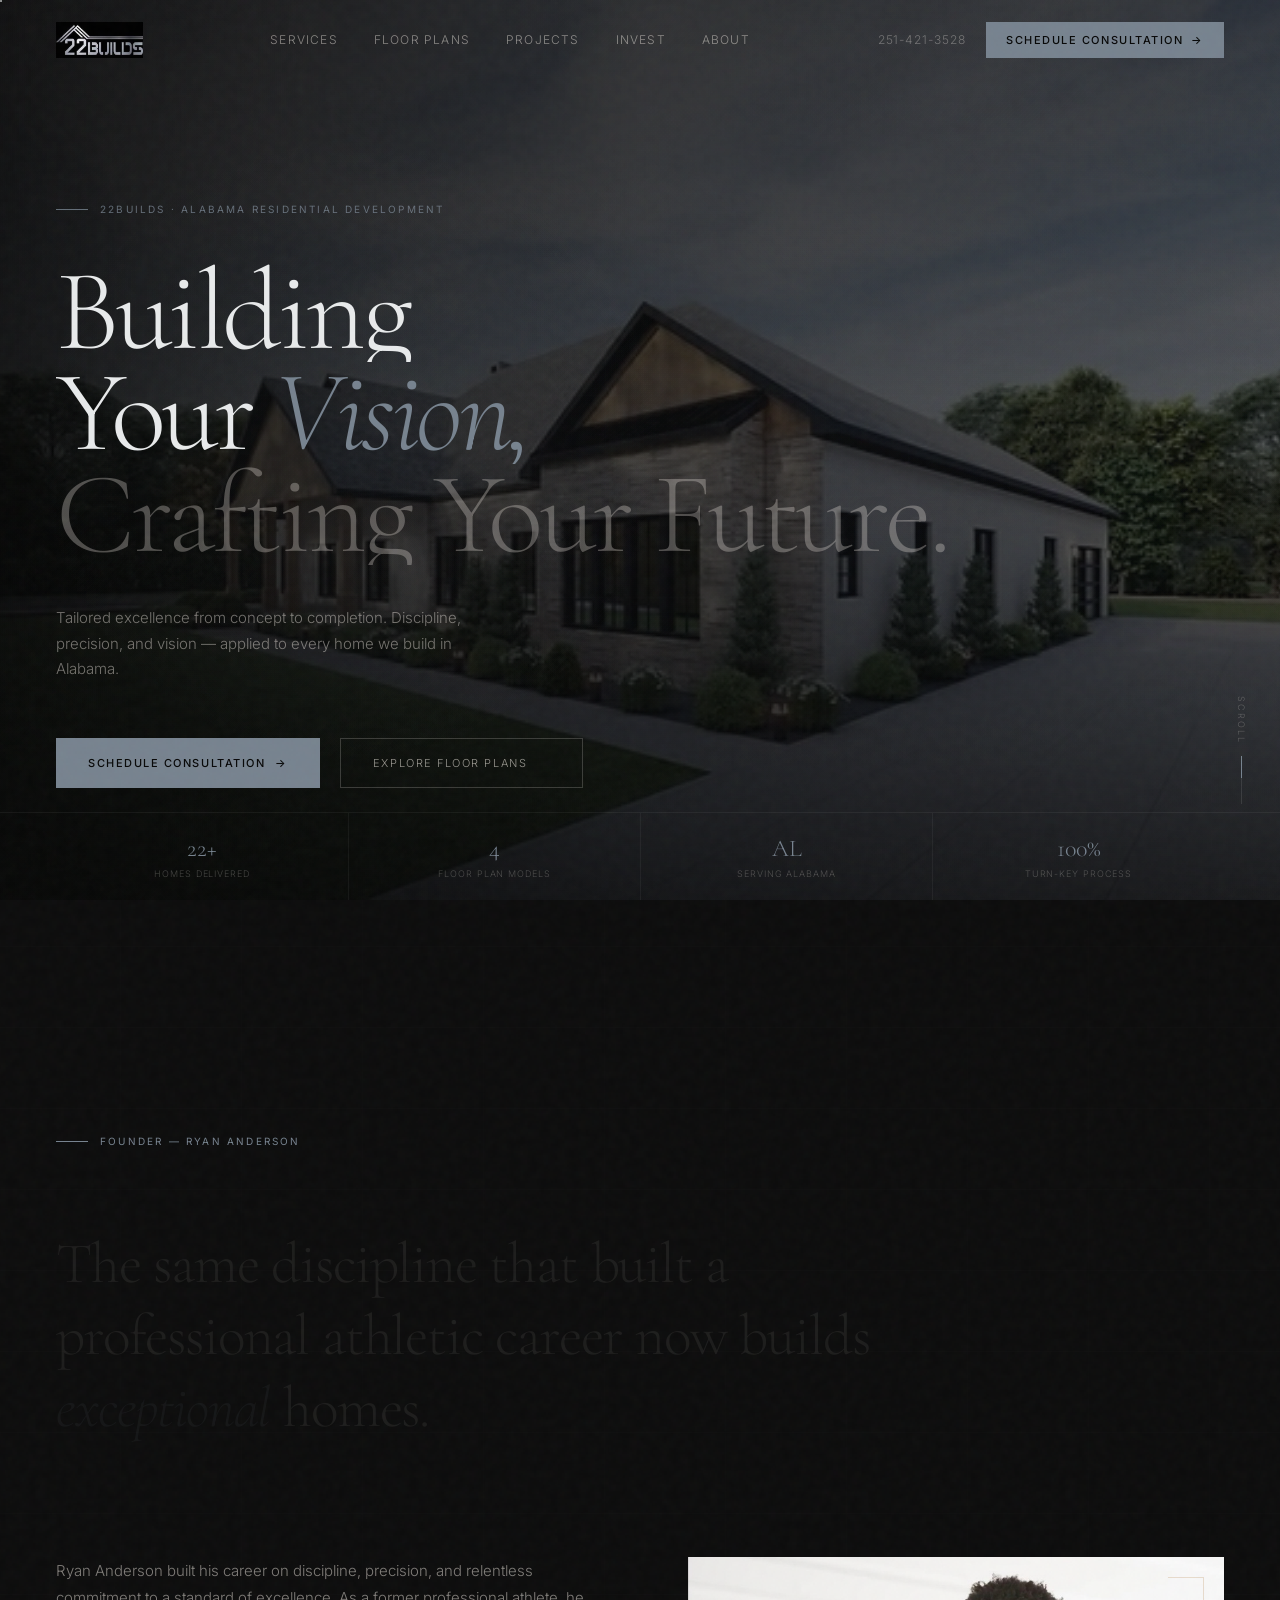
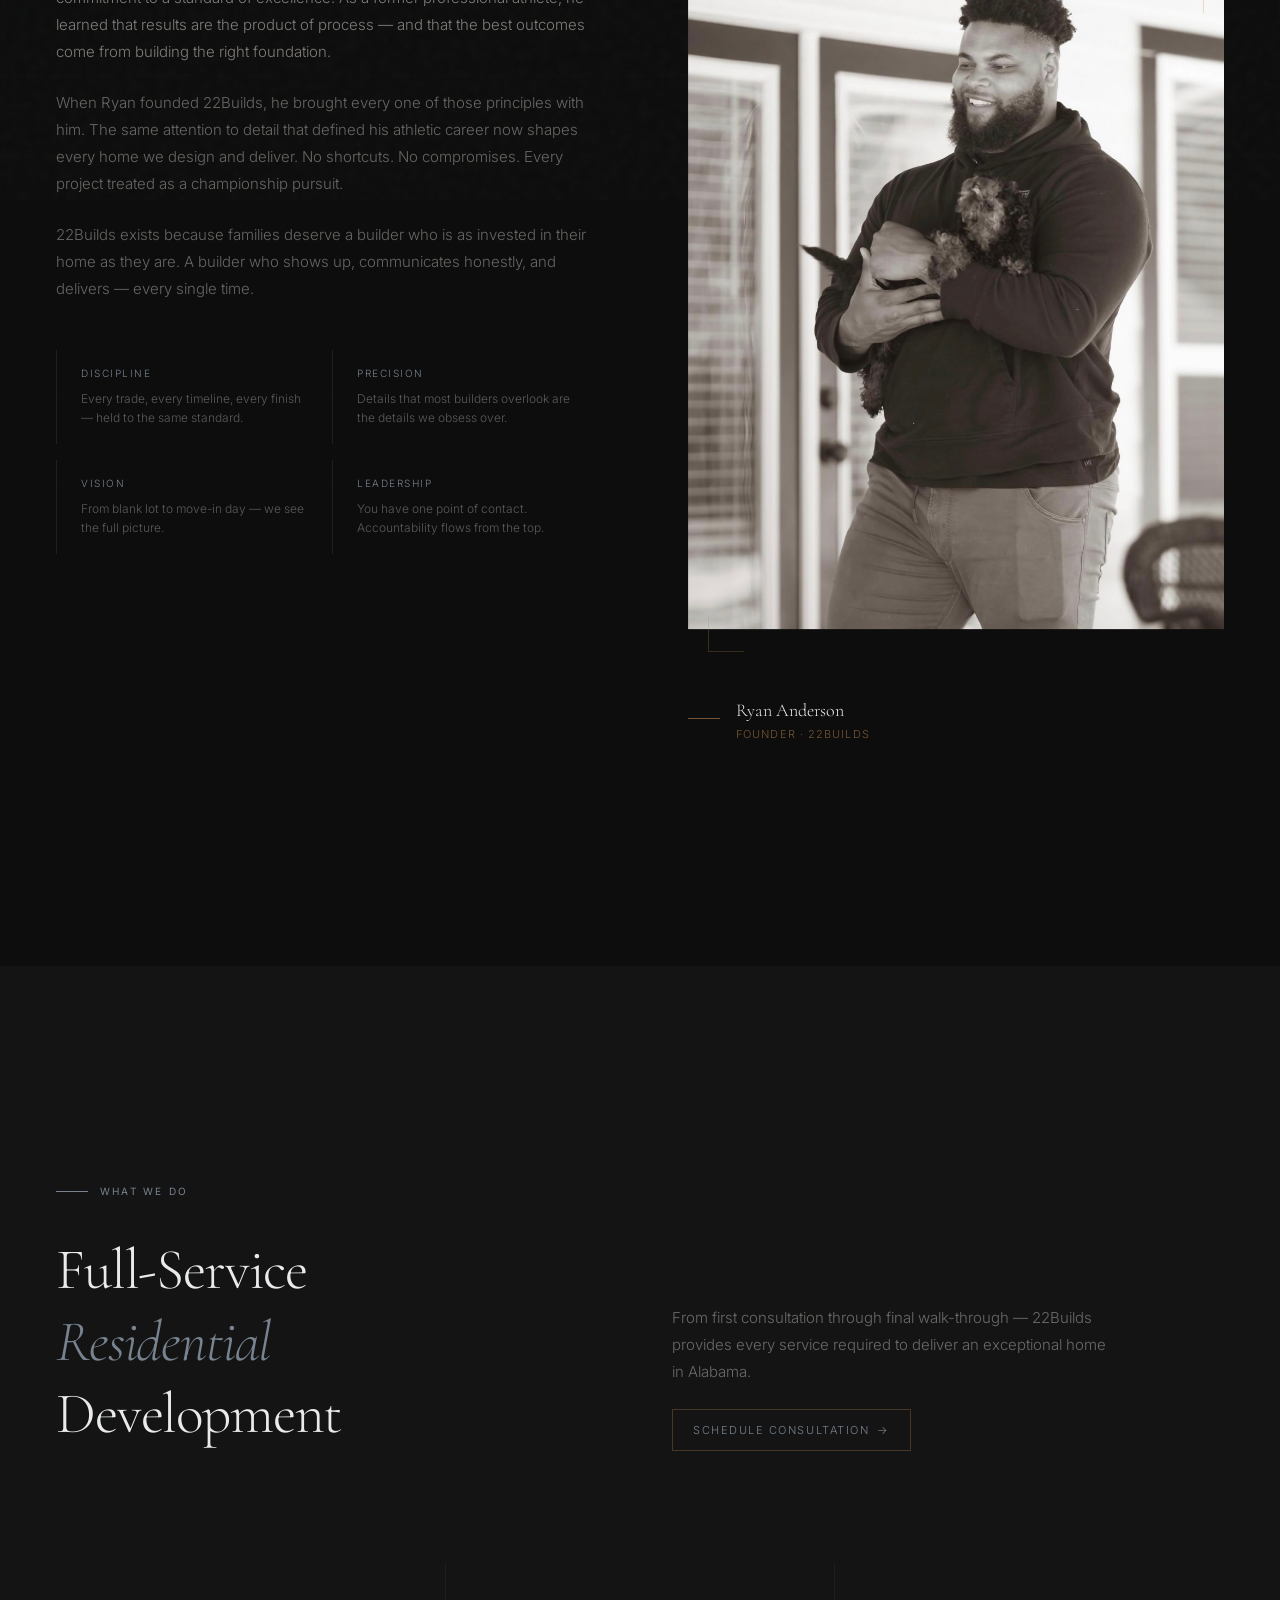
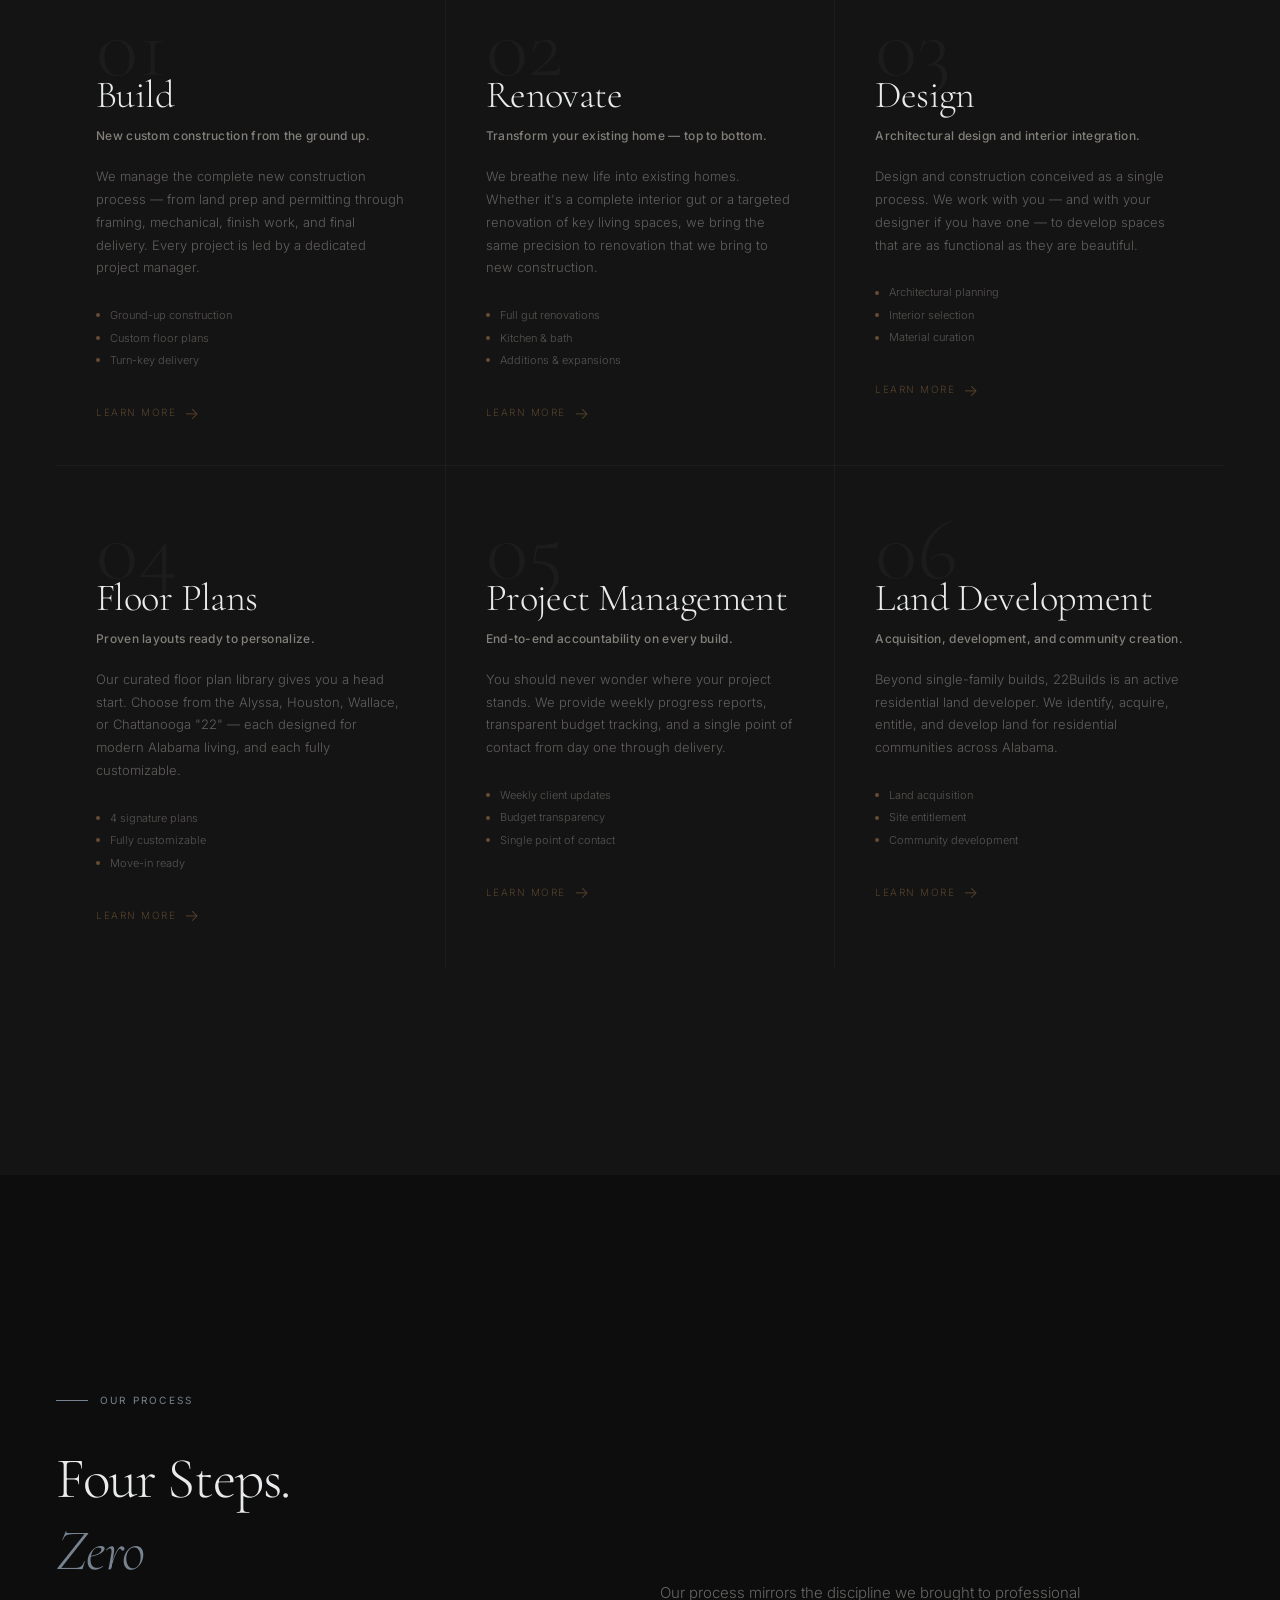
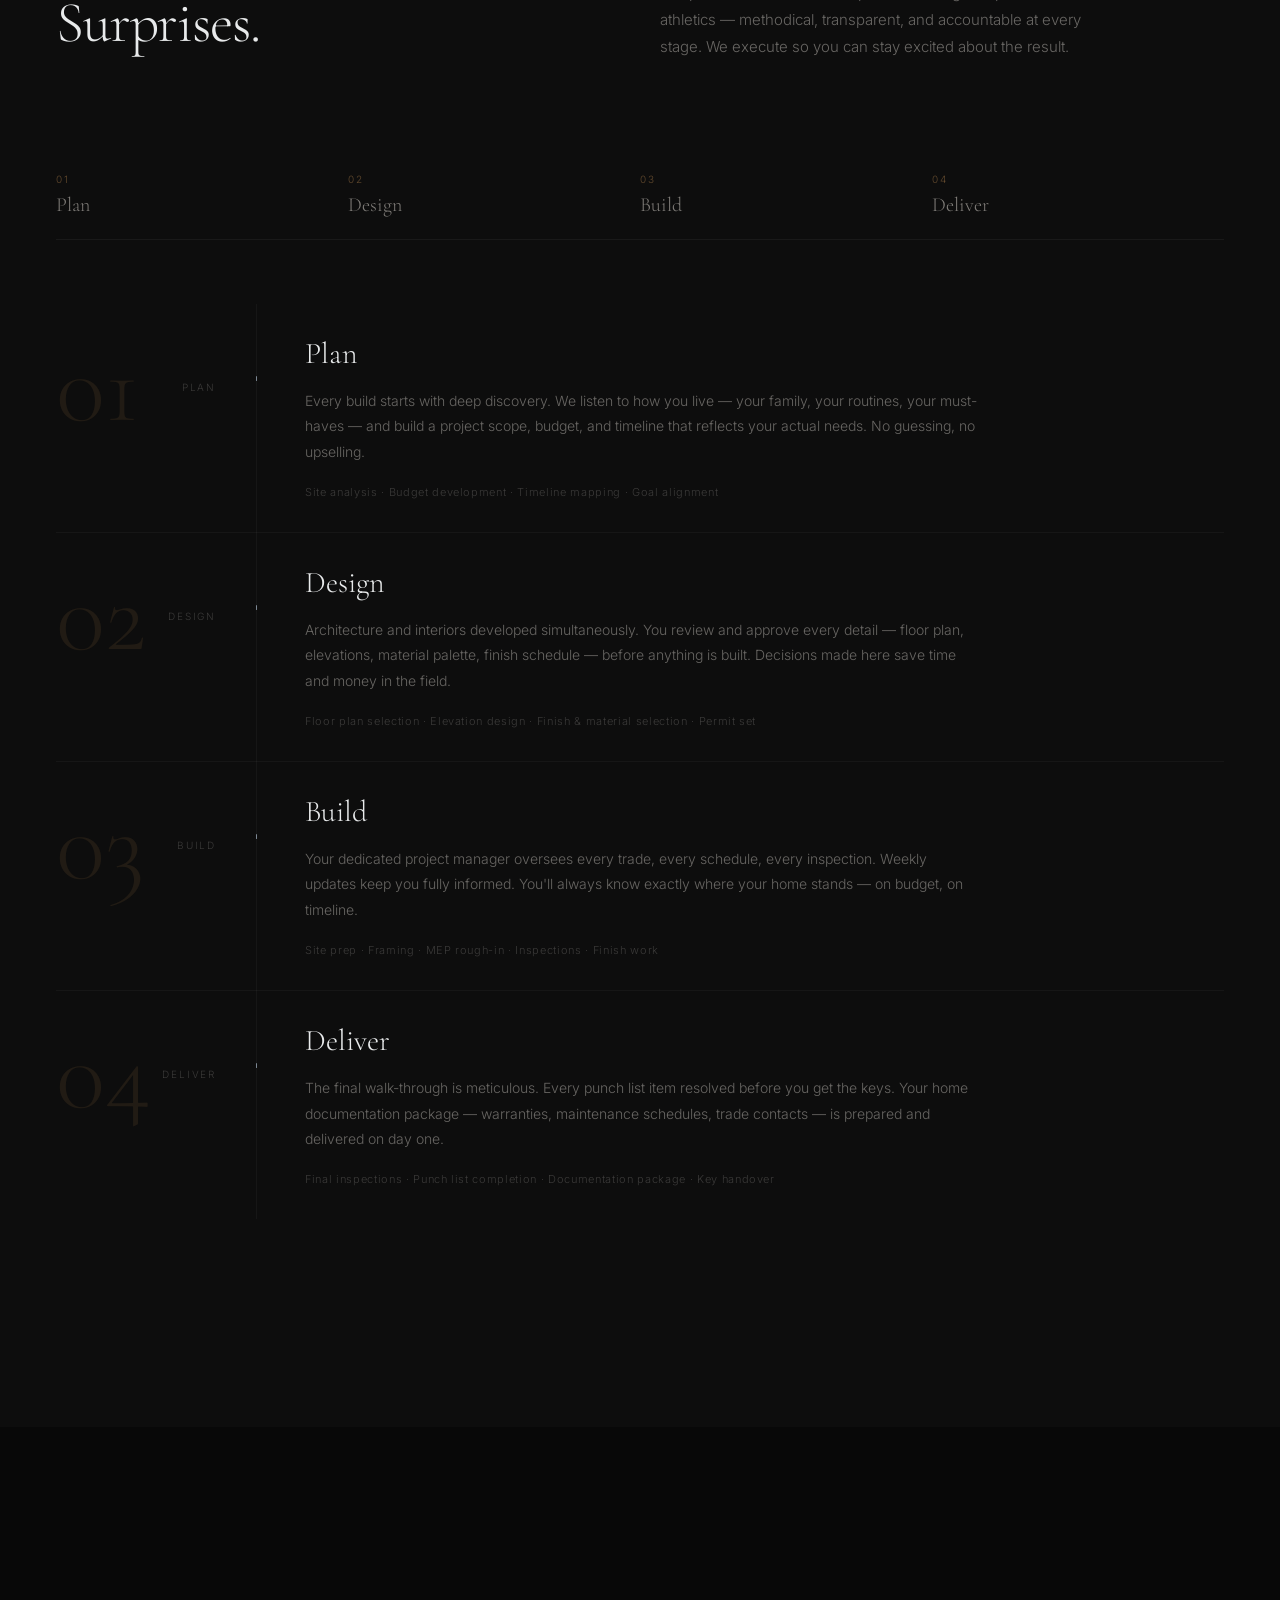
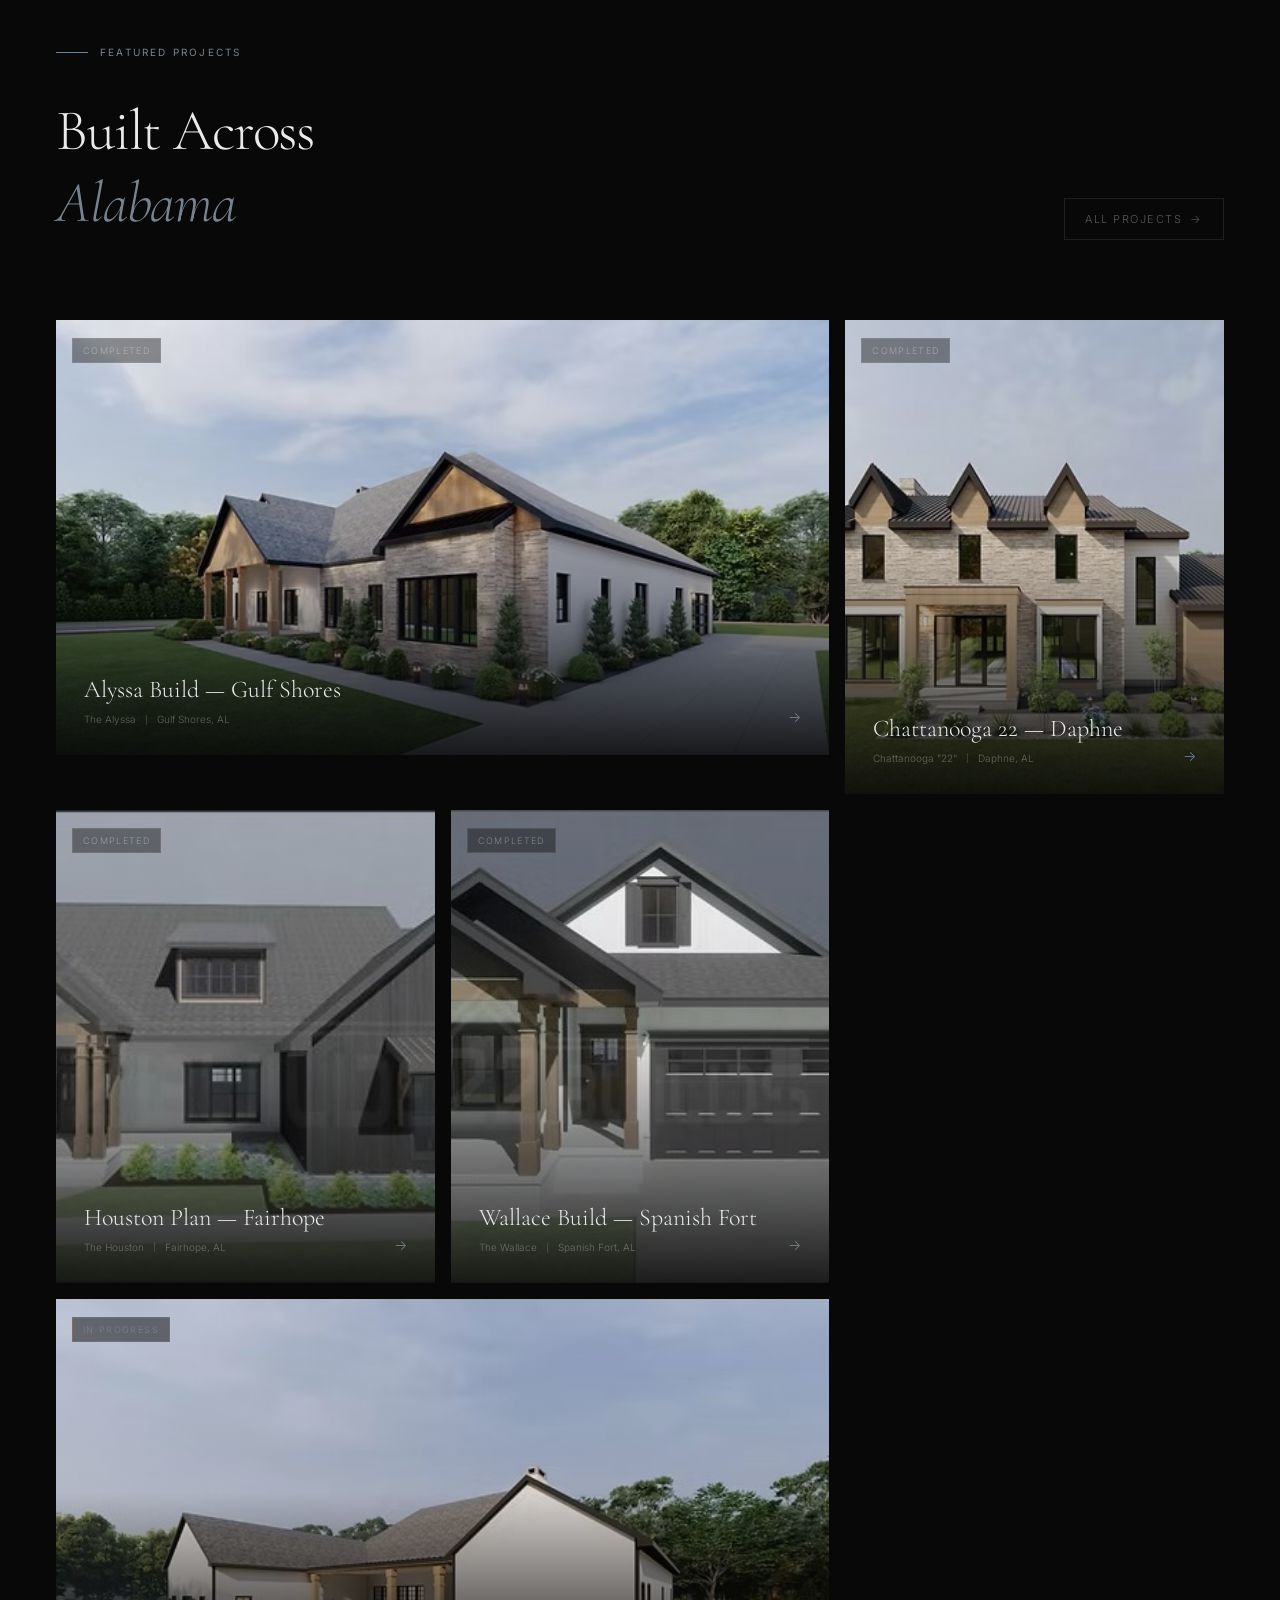
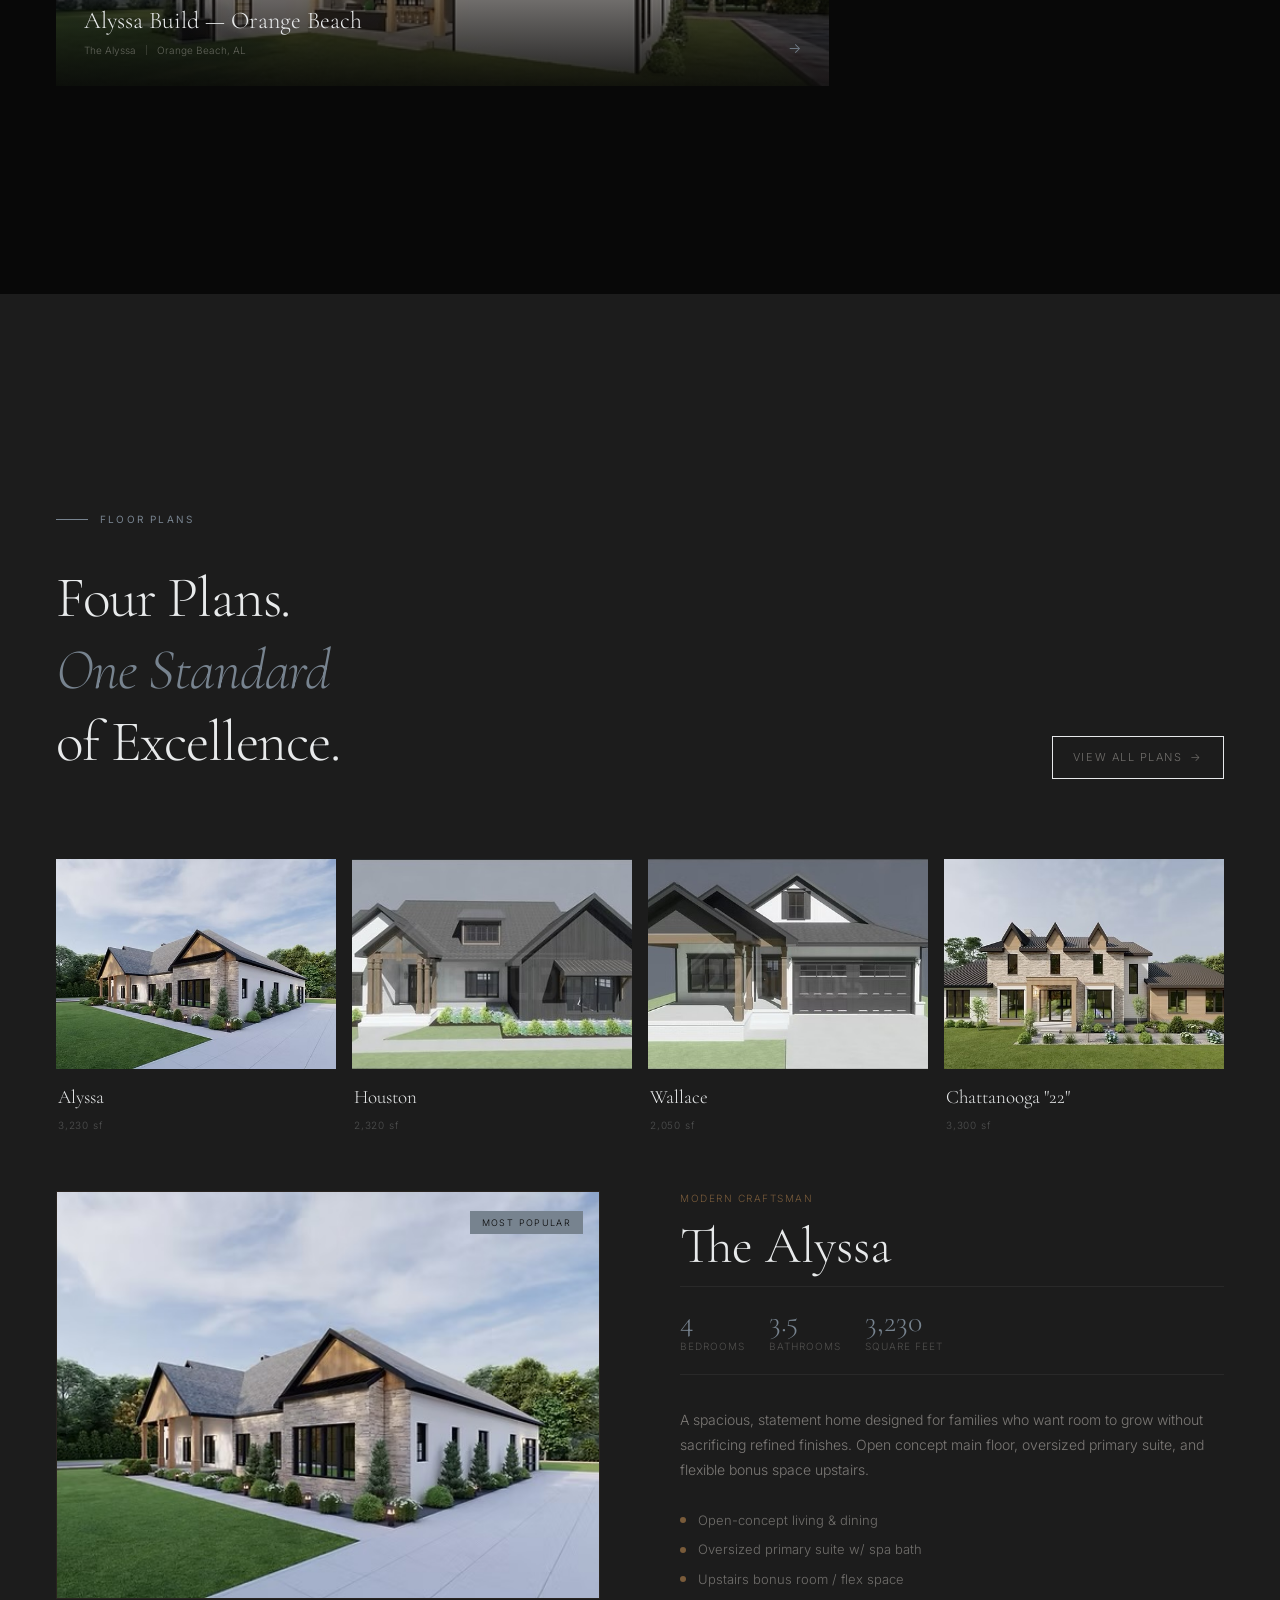
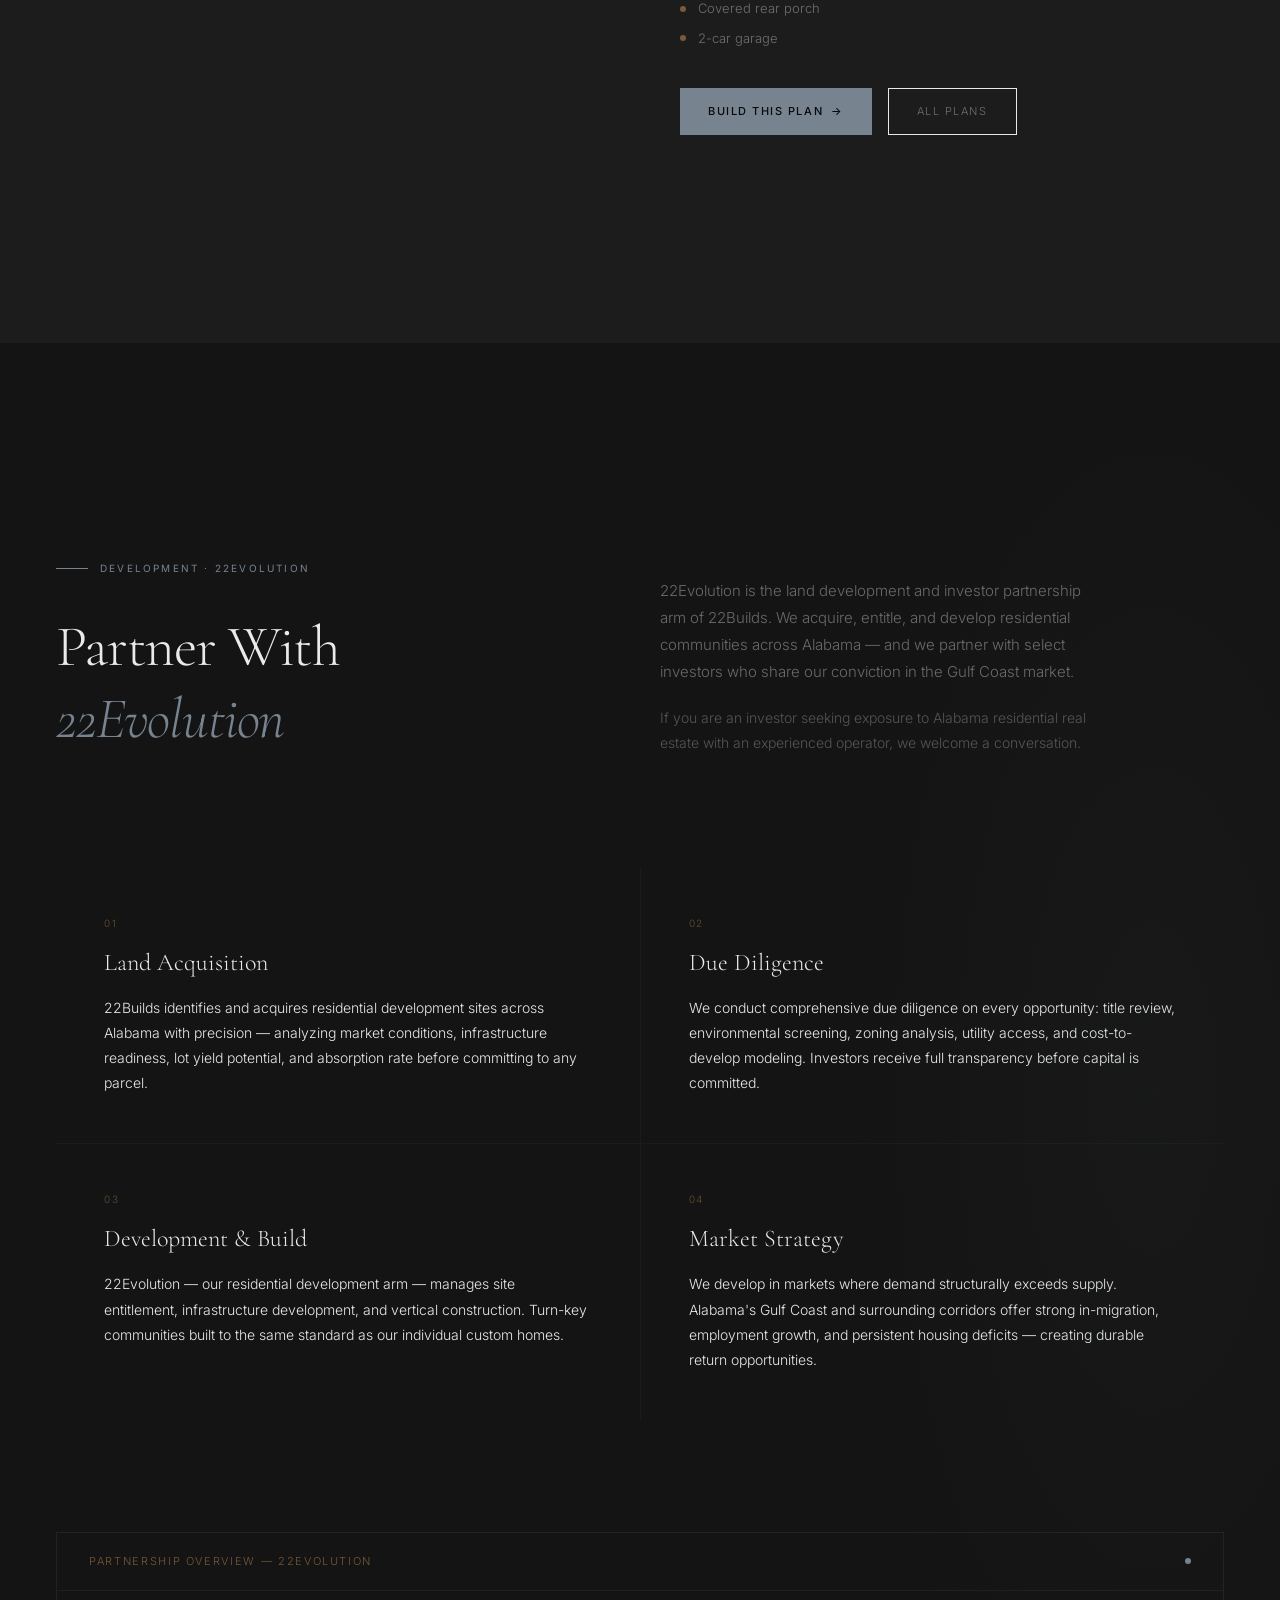
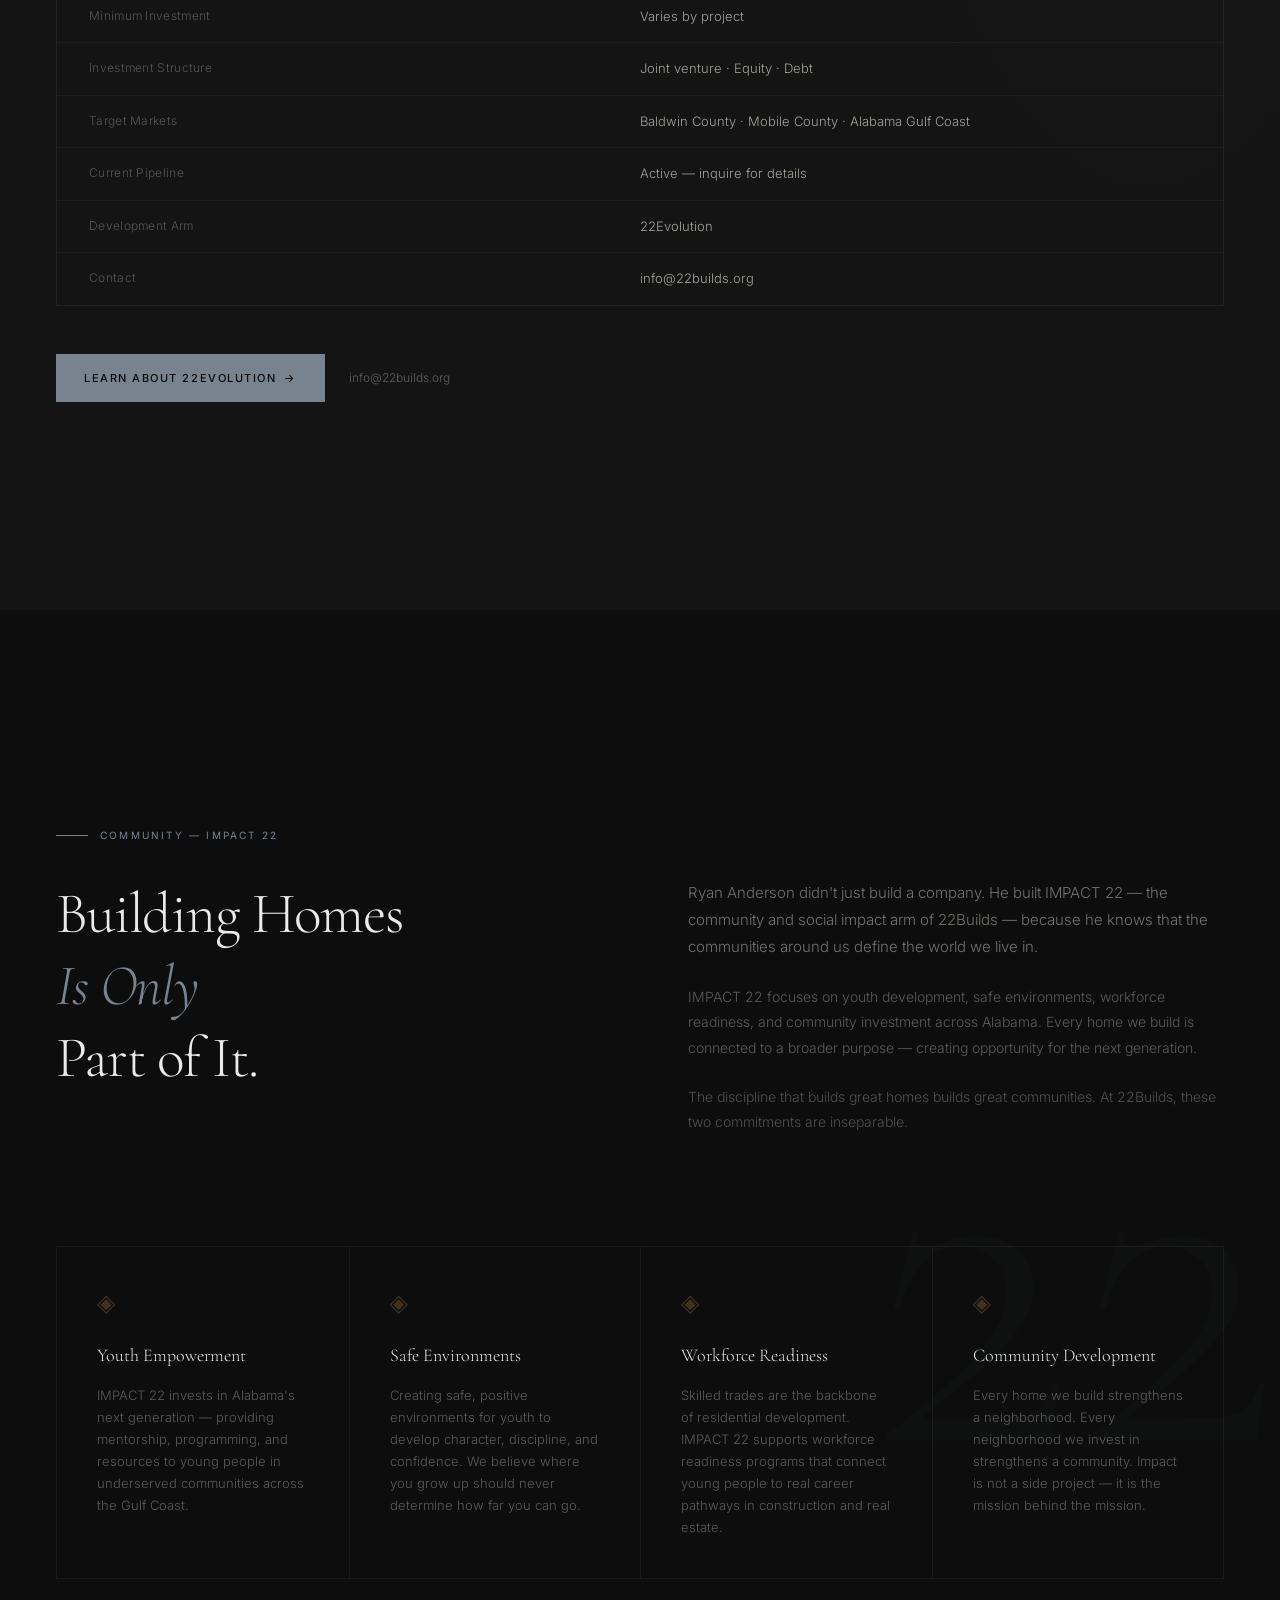
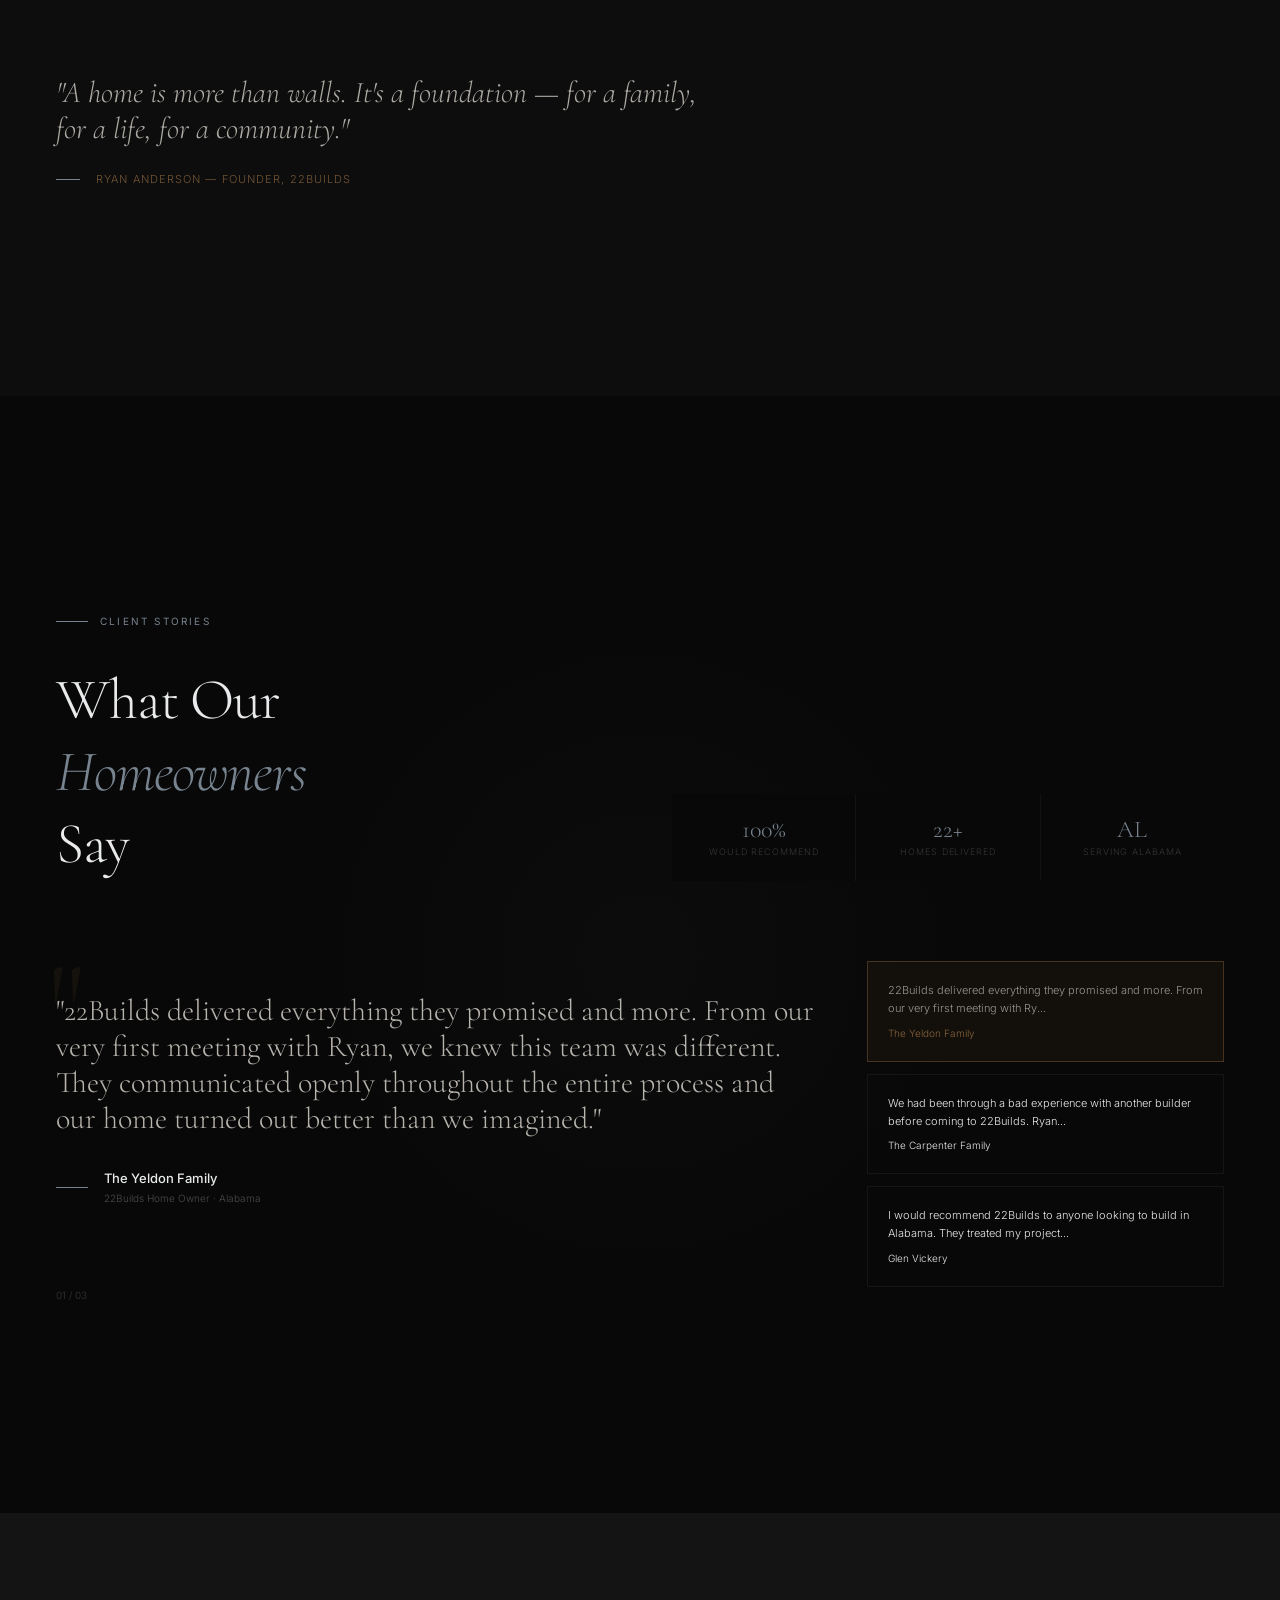
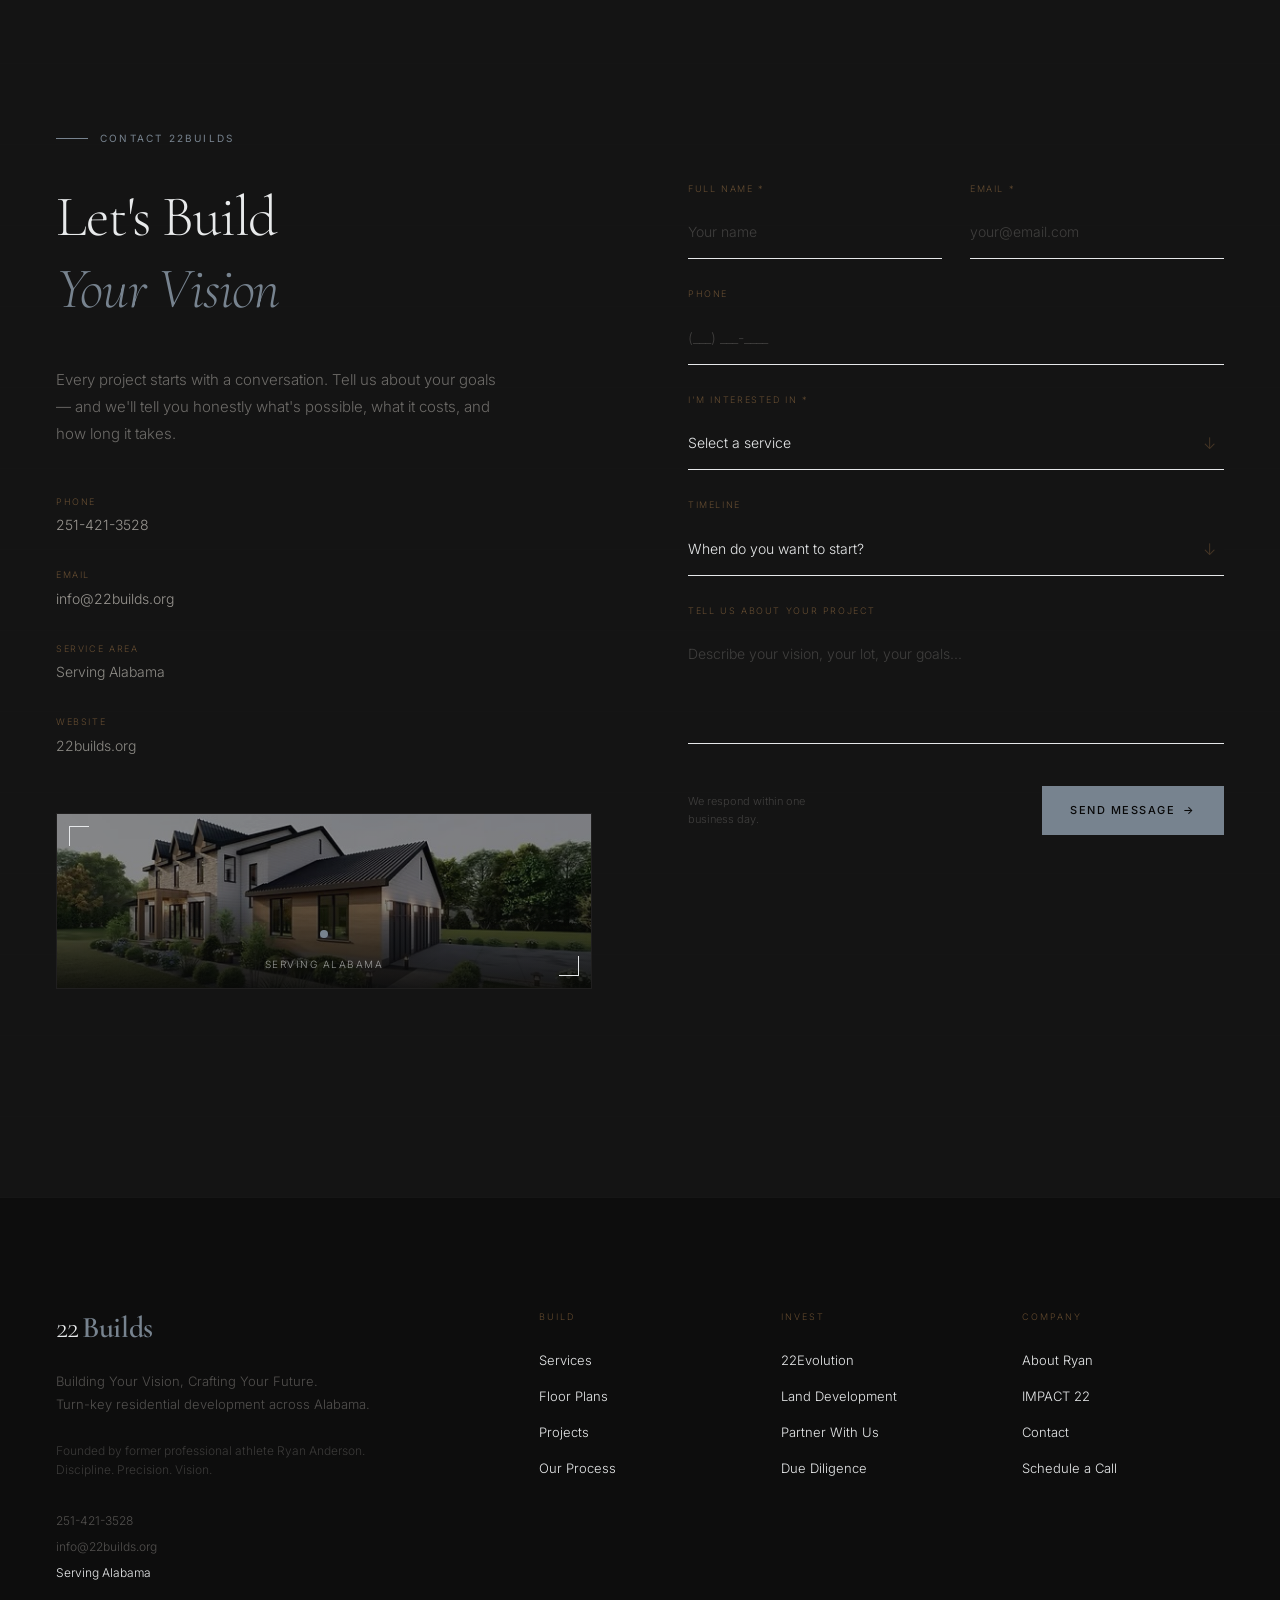
<file: index.html>
<!DOCTYPE html><html lang="en"><head><meta charSet="utf-8"/><meta name="viewport" content="width=device-width, initial-scale=1"/><link rel="stylesheet" href="/_next/static/css/270f8f19484fb6d4.css" data-precedence="next"/><link rel="preload" as="script" fetchPriority="low" href="/_next/static/chunks/webpack-cb86a99cd2f791d1.js"/><title>22Builds — Building Your Vision. Crafting Your Future.</title><meta name="description" content="Turn-key residential development across Alabama. Custom homes, renovations, floor plans, and community-driven development. Founded by Ryan Anderson."/><meta name="keywords" content="custom home builder Alabama,Alabama residential development,luxury homes Baldwin County,custom homes Gulf Shores,new construction Alabama,22Builds Ryan Anderson,turn-key home builder Alabama"/><meta property="og:title" content="22Builds — Building Your Vision. Crafting Your Future."/><meta property="og:description" content="Turn-key residential development across Alabama."/><meta property="og:locale" content="en_US"/><meta property="og:type" content="website"/><meta name="twitter:card" content="summary_large_image"/><meta name="twitter:title" content="22Builds — Alabama Custom Home Builder"/><meta name="twitter:description" content="Turn-key residential development across Alabama."/><link rel="icon" type="image/png" href="/favicon.png"/></head><body class="bg-obsidian text-cream overflow-x-hidden"><div class="grain" aria-hidden="true"></div><div class="fixed top-0 left-0 z-[9998] pointer-events-none mix-blend-difference" style="will-change:opacity,transform;transform:none translateY(-100px) translateX(-50%) translateY(-50%)"><div class="w-2 h-2 rounded-full bg-gold"></div></div><div class="fixed top-0 left-0 z-[9997] pointer-events-none flex items-center justify-center" style="will-change:opacity;transform:none translateY(-100px) translateX(-50%) translateY(-50%)"><div class="absolute inset-0 rounded-full border border-gold" style="border-radius:50%;will-change:opacity,transform"></div></div><div class="fixed top-0 left-0 right-0 h-[1px] bg-gold z-[200] origin-left" style="transform:scaleX(0)"></div><nav class="fixed top-0 left-0 right-0 z-[100] transition-all duration-500 bg-transparent" style="will-change:transform"><div class="max-w-[1440px] mx-auto px-6 md:px-10 lg:px-14"><div class="flex items-center justify-between h-[70px] md:h-20"><a class="group flex items-center" data-cursor="default" href="/"><img src="/images/logo.jpg" alt="22Builds" style="height:36px;width:auto;display:block"/></a><div class="hidden lg:flex items-center gap-9"><a class="font-body text-[12px] tracking-[0.1em] uppercase text-cream/50 hover:text-cream link-underline transition-colors duration-300" data-cursor="hover" href="/services">Services</a><a class="font-body text-[12px] tracking-[0.1em] uppercase text-cream/50 hover:text-cream link-underline transition-colors duration-300" data-cursor="hover" href="/floor-plans">Floor Plans</a><a class="font-body text-[12px] tracking-[0.1em] uppercase text-cream/50 hover:text-cream link-underline transition-colors duration-300" data-cursor="hover" href="/projects">Projects</a><a class="font-body text-[12px] tracking-[0.1em] uppercase text-cream/50 hover:text-cream link-underline transition-colors duration-300" data-cursor="hover" href="/invest">Invest</a><a class="font-body text-[12px] tracking-[0.1em] uppercase text-cream/50 hover:text-cream link-underline transition-colors duration-300" data-cursor="hover" href="/about">About</a></div><div class="hidden lg:flex items-center gap-5"><a href="tel:2514213528" class="font-body text-[12px] tracking-[0.08em] text-cream/35 hover:text-cream transition-colors duration-300" data-cursor="hover">251-421-3528</a><a class="group flex items-center gap-2 font-body text-[11px] font-medium tracking-[0.14em] uppercase text-obsidian bg-bronze px-5 py-2.5 hover:bg-bronze-light transition-colors duration-300" data-cursor="hover" href="/contact"><span>Schedule Consultation</span><span class="group-hover:translate-x-0.5 transition-transform duration-200">→</span></a></div><button class="lg:hidden w-8 h-8 flex flex-col justify-center gap-[5px]" aria-label="Toggle menu" data-cursor="hover"><span class="block w-full h-px bg-cream" style="will-change:transform"></span><span class="block w-2/3 h-px bg-bronze" style="will-change:opacity"></span><span class="block w-full h-px bg-cream" style="will-change:transform"></span></button></div></div></nav><main><section class="relative w-full h-screen min-h-[680px] overflow-hidden bg-obsidian flex items-center"><div class="h-bg absolute inset-0 will-change-transform" style="transform:none translateY(0%) translateY(0px) scale(1)"><div class="w-full h-full" style="background:linear-gradient(135deg, #08090B 0%, #0C0E10 30%, #0B0D0F 65%, #080808 100%)"><img src="/images/alyssa-1.jpg" alt="The Alyssa — custom home by 22Builds" class="absolute inset-0 w-full h-full object-cover" style="opacity:0.45;filter:saturate(0.85) contrast(1.05)"/><div class="absolute inset-0" style="background-image:repeating-linear-gradient(0deg,   transparent, transparent 100px, rgba(119,131,143,0.025) 100px, rgba(119,131,143,0.025) 101px),
              repeating-linear-gradient(90deg,  transparent, transparent 100px, rgba(119,131,143,0.015) 100px, rgba(119,131,143,0.015) 101px)"></div><div class="absolute inset-0" style="background:radial-gradient(ellipse 60% 60% at 65% 50%, rgba(119,131,143,0.06) 0%, transparent 70%)"></div></div></div><div class="absolute inset-0 bg-gradient-to-r from-obsidian/85 via-obsidian/40 to-obsidian/20 z-10"></div><div class="absolute inset-0 bg-gradient-to-t from-obsidian/70 via-transparent to-obsidian/30 z-10"></div><div class="absolute pointer-events-none z-10 rounded-full" style="width:700px;height:700px;background:radial-gradient(circle, rgba(119,131,143,0.045) 0%, transparent 65%);transform:translateX(50%) translateY(50%) translateX(-50%) translateY(-50%)"></div><div class="relative z-20 w-full max-w-[1440px] mx-auto px-6 md:px-10 lg:px-14 pt-20" style="opacity:1;transform:translateY(0%)"><div class="h-tag overline-tag mb-9 md:mb-11">22Builds · Alabama Residential Development</div><h1 class="mb-8 md:mb-10"><div class="overflow-hidden"><div class="h-line-1 font-display text-hero font-light text-cream leading-[0.88]">Building</div></div><div class="overflow-hidden"><div class="h-line-2 font-display text-hero font-light text-cream leading-[0.88] flex items-baseline gap-3 md:gap-5"><span>Your</span><span class="italic text-bronze">Vision,</span></div></div><div class="overflow-hidden"><div class="h-line-3 font-display text-hero font-extralight text-cream/30 leading-[0.88]">Crafting Your Future.</div></div></h1><p class="h-sub font-body text-[15px] font-light text-cream/45 max-w-[420px] leading-[1.7] mb-10 md:mb-14">Tailored excellence from concept to completion. Discipline, precision, and vision — applied to every home we build in Alabama.</p><div class="flex flex-col sm:flex-row gap-4 sm:gap-5"><a class="h-cta group inline-flex items-center gap-2.5 font-body text-[11px] font-medium tracking-[0.14em] uppercase text-obsidian bg-bronze px-8 py-4 hover:bg-bronze-light transition-colors duration-300" data-cursor="enter" href="/contact"><span>Schedule Consultation</span><span class="group-hover:translate-x-1 transition-transform duration-300">→</span></a><a class="h-cta group inline-flex items-center gap-2.5 font-body text-[11px] font-light tracking-[0.14em] uppercase text-cream/60 border border-cream/20 px-8 py-4 hover:border-bronze/40 hover:text-cream transition-all duration-400" data-cursor="explore" href="/floor-plans"><span>Explore Floor Plans</span><span class="opacity-0 group-hover:opacity-100 group-hover:translate-x-1 transition-all duration-300">→</span></a></div></div><div class="h-stat absolute bottom-0 left-0 right-0 z-20 border-t border-white/[0.05]" style="opacity:1"><div class="max-w-[1440px] mx-auto px-6 md:px-10 lg:px-14"><div class="grid grid-cols-4 divide-x divide-white/[0.05]"><div class="h-stat py-5 flex flex-col items-center gap-0.5 px-3"><span class="stat-num text-xl md:text-2xl">22+</span><span class="font-body text-[9px] tracking-[0.1em] uppercase text-cream/25">Homes Delivered</span></div><div class="h-stat py-5 flex flex-col items-center gap-0.5 px-3"><span class="stat-num text-xl md:text-2xl">4</span><span class="font-body text-[9px] tracking-[0.1em] uppercase text-cream/25">Floor Plan Models</span></div><div class="h-stat py-5 flex flex-col items-center gap-0.5 px-3"><span class="stat-num text-xl md:text-2xl">AL</span><span class="font-body text-[9px] tracking-[0.1em] uppercase text-cream/25">Serving Alabama</span></div><div class="h-stat py-5 flex flex-col items-center gap-0.5 px-3"><span class="stat-num text-xl md:text-2xl">100%</span><span class="font-body text-[9px] tracking-[0.1em] uppercase text-cream/25">Turn-Key Process</span></div></div></div></div><div class="absolute right-8 bottom-24 hidden md:flex flex-col items-center gap-3 z-20"><span class="font-body text-[9px] tracking-[0.22em] uppercase text-cream/25 [writing-mode:vertical-rl]">Scroll</span><div class="w-px h-12 bg-white/10 relative overflow-hidden"><div class="absolute top-0 left-0 w-full bg-bronze" style="height:45%;will-change:transform"></div></div></div></section><section class="relative py-36 md:py-56 bg-pitch overflow-hidden"><div class="absolute inset-0 opacity-[0.018]" style="background-image:repeating-linear-gradient(0deg, transparent, transparent 80px, rgba(119,131,143,0.8) 80px, rgba(119,131,143,0.8) 81px),
          repeating-linear-gradient(90deg, transparent, transparent 120px, rgba(119,131,143,0.5) 120px, rgba(119,131,143,0.5) 121px)"></div><div class="relative z-10 max-w-[1440px] mx-auto px-6 md:px-10 lg:px-14"><div class="overline-tag mb-16 md:mb-20" style="opacity:1">Founder — Ryan Anderson</div><div class="max-w-4xl mb-20 md:mb-28"><h2 class="font-display text-section font-light leading-tight text-cream/90"><span class="inline-block mr-[0.22em] " style="opacity:0.08;transform:none">The</span><span class="inline-block mr-[0.22em] " style="opacity:0.08;transform:none">same</span><span class="inline-block mr-[0.22em] " style="opacity:0.08;transform:none">discipline</span><span class="inline-block mr-[0.22em] " style="opacity:0.08;transform:none">that</span><span class="inline-block mr-[0.22em] " style="opacity:0.08;transform:none">built</span><span class="inline-block mr-[0.22em] " style="opacity:0.08;transform:none">a</span><span class="inline-block mr-[0.22em] " style="opacity:0.08;transform:none">professional</span><span class="inline-block mr-[0.22em] " style="opacity:0.08;transform:none">athletic</span><span class="inline-block mr-[0.22em] " style="opacity:0.08;transform:none">career</span><span class="inline-block mr-[0.22em] " style="opacity:0.08;transform:none">now</span><span class="inline-block mr-[0.22em] " style="opacity:0.08;transform:none">builds</span><span class="inline-block mr-[0.22em] italic text-bronze" style="opacity:0.08;transform:none">exceptional</span><span class="inline-block mr-[0.22em] " style="opacity:0.08;transform:none">homes.</span></h2></div><div class="grid grid-cols-1 lg:grid-cols-2 gap-16 lg:gap-24 items-start"><div style="opacity:1;transform:none"><div class="space-y-6 mb-12"><p class="font-body text-[15px] font-light text-cream/50 leading-[1.8]">Ryan Anderson built his career on discipline, precision, and relentless commitment to a standard of excellence. As a former professional athlete, he learned that results are the product of process — and that the best outcomes come from building the right foundation.</p><p class="font-body text-[15px] font-light text-cream/40 leading-[1.8]">When Ryan founded 22Builds, he brought every one of those principles with him. The same attention to detail that defined his athletic career now shapes every home we design and deliver. No shortcuts. No compromises. Every project treated as a championship pursuit.</p><p class="font-body text-[15px] font-light text-cream/40 leading-[1.8]">22Builds exists because families deserve a builder who is as invested in their home as they are. A builder who shows up, communicates honestly, and delivers — every single time.</p></div><div class="grid grid-cols-2 gap-4"><div class="impact-card py-4 pr-2" style="opacity:1;transform:none"><p class="font-body text-[10px] tracking-[0.15em] uppercase text-bronze mb-2">Discipline</p><p class="font-body text-[12px] font-light text-cream/35 leading-relaxed">Every trade, every timeline, every finish — held to the same standard.</p></div><div class="impact-card py-4 pr-2" style="opacity:1;transform:none"><p class="font-body text-[10px] tracking-[0.15em] uppercase text-bronze mb-2">Precision</p><p class="font-body text-[12px] font-light text-cream/35 leading-relaxed">Details that most builders overlook are the details we obsess over.</p></div><div class="impact-card py-4 pr-2" style="opacity:1;transform:none"><p class="font-body text-[10px] tracking-[0.15em] uppercase text-bronze mb-2">Vision</p><p class="font-body text-[12px] font-light text-cream/35 leading-relaxed">From blank lot to move-in day — we see the full picture.</p></div><div class="impact-card py-4 pr-2" style="opacity:1;transform:none"><p class="font-body text-[10px] tracking-[0.15em] uppercase text-bronze mb-2">Leadership</p><p class="font-body text-[12px] font-light text-cream/35 leading-relaxed">You have one point of contact. Accountability flows from the top.</p></div></div></div><div class="relative" style="opacity:1;transform:none"><div class="relative aspect-[3/4] overflow-hidden"><div class="absolute inset-0 bg-gradient-to-br from-[#0F1113] via-[#090A0B] to-[#080808]" style="transform:translateY(-6%)"><img src="/images/ryan-bw.jpg" alt="Ryan Anderson — Founder of 22Builds" class="absolute inset-0 w-full h-full object-cover" style="object-position:center 15%"/></div><div class="absolute top-5 right-5 w-9 h-9 border-t border-r border-bronze/25 pointer-events-none z-10"></div><div class="absolute bottom-5 left-5 w-9 h-9 border-b border-l border-bronze/25 pointer-events-none z-10"></div></div><div class="mt-6 flex items-center gap-4"><div class="w-8 h-px bg-bronze/60"></div><div><p class="font-display text-lg font-light text-cream">Ryan Anderson</p><p class="font-body text-[11px] tracking-[0.1em] uppercase text-bronze/60 mt-0.5">Founder · 22Builds</p></div></div></div></div></div></section><section class="relative py-36 md:py-52 bg-charcoal overflow-hidden"><div class="max-w-[1440px] mx-auto px-6 md:px-10 lg:px-14"><div class="grid grid-cols-1 md:grid-cols-2 gap-10 md:gap-16 mb-20 md:mb-28"><div><div class="overline-tag mb-9" style="opacity:1">What We Do</div><h2 class="font-display text-section font-light text-cream leading-tight" style="opacity:1;transform:none">Full-Service<br/><span class="italic text-bronze">Residential</span><br/>Development</h2></div><div class="self-end" style="opacity:1;transform:none"><p class="font-body text-[15px] font-light text-cream/40 leading-[1.8] mb-6 max-w-md">From first consultation through final walk-through — 22Builds provides every service required to deliver an exceptional home in Alabama.</p><a class="group inline-flex items-center gap-2 font-body text-[11px] tracking-[0.14em] uppercase text-bronze border border-bronze/30 px-5 py-3 hover:bg-bronze/8 transition-all duration-300" data-cursor="hover" href="/contact">Schedule Consultation <span class="group-hover:translate-x-0.5 transition-transform">→</span></a></div></div><div class="grid grid-cols-1 md:grid-cols-2 lg:grid-cols-3 gap-px bg-white/[0.04]"><div class="group relative bg-charcoal p-9 md:p-10 overflow-hidden hover:bg-steel transition-colors duration-500" data-cursor="explore" style="opacity:1;transform:none"><div class="absolute top-0 left-0 h-px bg-bronze w-0 group-hover:w-full transition-all duration-600 ease-luxury"></div><div class="relative z-10"><span class="block font-display text-[5.5rem] font-thin text-cream/[0.04] group-hover:text-cream/[0.07] transition-colors duration-500 leading-none select-none -mb-4">01</span><h3 class="font-display text-card font-light text-cream mb-3 group-hover:text-bronze transition-colors duration-400">Build</h3><p class="font-body text-[12px] font-medium text-cream/50 mb-5 tracking-wide">New custom construction from the ground up.</p><p class="font-body text-[13px] font-light text-cream/35 leading-[1.75] mb-7 group-hover:text-cream/50 transition-colors duration-400">We manage the complete new construction process — from land prep and permitting through framing, mechanical, finish work, and final delivery. Every project is led by a dedicated project manager.</p><ul class="space-y-1.5 mb-8"><li class="flex items-center gap-2.5"><span class="w-1 h-1 rounded-full bg-bronze/50 flex-shrink-0"></span><span class="font-body text-[11px] font-light text-cream/30 group-hover:text-cream/45 transition-colors duration-400">Ground-up construction</span></li><li class="flex items-center gap-2.5"><span class="w-1 h-1 rounded-full bg-bronze/50 flex-shrink-0"></span><span class="font-body text-[11px] font-light text-cream/30 group-hover:text-cream/45 transition-colors duration-400">Custom floor plans</span></li><li class="flex items-center gap-2.5"><span class="w-1 h-1 rounded-full bg-bronze/50 flex-shrink-0"></span><span class="font-body text-[11px] font-light text-cream/30 group-hover:text-cream/45 transition-colors duration-400">Turn-key delivery</span></li></ul><div class="flex items-center gap-2 text-bronze/40 group-hover:text-bronze transition-colors duration-400"><span class="font-body text-[10px] tracking-[0.15em] uppercase">Learn More</span><span class="group-hover:translate-x-1.5 transition-transform duration-300">→</span></div></div></div><div class="group relative bg-charcoal p-9 md:p-10 overflow-hidden hover:bg-steel transition-colors duration-500" data-cursor="explore" style="opacity:1;transform:none"><div class="absolute top-0 left-0 h-px bg-bronze w-0 group-hover:w-full transition-all duration-600 ease-luxury"></div><div class="relative z-10"><span class="block font-display text-[5.5rem] font-thin text-cream/[0.04] group-hover:text-cream/[0.07] transition-colors duration-500 leading-none select-none -mb-4">02</span><h3 class="font-display text-card font-light text-cream mb-3 group-hover:text-bronze transition-colors duration-400">Renovate</h3><p class="font-body text-[12px] font-medium text-cream/50 mb-5 tracking-wide">Transform your existing home — top to bottom.</p><p class="font-body text-[13px] font-light text-cream/35 leading-[1.75] mb-7 group-hover:text-cream/50 transition-colors duration-400">We breathe new life into existing homes. Whether it&#x27;s a complete interior gut or a targeted renovation of key living spaces, we bring the same precision to renovation that we bring to new construction.</p><ul class="space-y-1.5 mb-8"><li class="flex items-center gap-2.5"><span class="w-1 h-1 rounded-full bg-bronze/50 flex-shrink-0"></span><span class="font-body text-[11px] font-light text-cream/30 group-hover:text-cream/45 transition-colors duration-400">Full gut renovations</span></li><li class="flex items-center gap-2.5"><span class="w-1 h-1 rounded-full bg-bronze/50 flex-shrink-0"></span><span class="font-body text-[11px] font-light text-cream/30 group-hover:text-cream/45 transition-colors duration-400">Kitchen &amp; bath</span></li><li class="flex items-center gap-2.5"><span class="w-1 h-1 rounded-full bg-bronze/50 flex-shrink-0"></span><span class="font-body text-[11px] font-light text-cream/30 group-hover:text-cream/45 transition-colors duration-400">Additions &amp; expansions</span></li></ul><div class="flex items-center gap-2 text-bronze/40 group-hover:text-bronze transition-colors duration-400"><span class="font-body text-[10px] tracking-[0.15em] uppercase">Learn More</span><span class="group-hover:translate-x-1.5 transition-transform duration-300">→</span></div></div></div><div class="group relative bg-charcoal p-9 md:p-10 overflow-hidden hover:bg-steel transition-colors duration-500" data-cursor="explore" style="opacity:1;transform:none"><div class="absolute top-0 left-0 h-px bg-bronze w-0 group-hover:w-full transition-all duration-600 ease-luxury"></div><div class="relative z-10"><span class="block font-display text-[5.5rem] font-thin text-cream/[0.04] group-hover:text-cream/[0.07] transition-colors duration-500 leading-none select-none -mb-4">03</span><h3 class="font-display text-card font-light text-cream mb-3 group-hover:text-bronze transition-colors duration-400">Design</h3><p class="font-body text-[12px] font-medium text-cream/50 mb-5 tracking-wide">Architectural design and interior integration.</p><p class="font-body text-[13px] font-light text-cream/35 leading-[1.75] mb-7 group-hover:text-cream/50 transition-colors duration-400">Design and construction conceived as a single process. We work with you — and with your designer if you have one — to develop spaces that are as functional as they are beautiful.</p><ul class="space-y-1.5 mb-8"><li class="flex items-center gap-2.5"><span class="w-1 h-1 rounded-full bg-bronze/50 flex-shrink-0"></span><span class="font-body text-[11px] font-light text-cream/30 group-hover:text-cream/45 transition-colors duration-400">Architectural planning</span></li><li class="flex items-center gap-2.5"><span class="w-1 h-1 rounded-full bg-bronze/50 flex-shrink-0"></span><span class="font-body text-[11px] font-light text-cream/30 group-hover:text-cream/45 transition-colors duration-400">Interior selection</span></li><li class="flex items-center gap-2.5"><span class="w-1 h-1 rounded-full bg-bronze/50 flex-shrink-0"></span><span class="font-body text-[11px] font-light text-cream/30 group-hover:text-cream/45 transition-colors duration-400">Material curation</span></li></ul><div class="flex items-center gap-2 text-bronze/40 group-hover:text-bronze transition-colors duration-400"><span class="font-body text-[10px] tracking-[0.15em] uppercase">Learn More</span><span class="group-hover:translate-x-1.5 transition-transform duration-300">→</span></div></div></div><div class="group relative bg-charcoal p-9 md:p-10 overflow-hidden hover:bg-steel transition-colors duration-500" data-cursor="explore" style="opacity:1;transform:none"><div class="absolute top-0 left-0 h-px bg-bronze w-0 group-hover:w-full transition-all duration-600 ease-luxury"></div><div class="relative z-10"><span class="block font-display text-[5.5rem] font-thin text-cream/[0.04] group-hover:text-cream/[0.07] transition-colors duration-500 leading-none select-none -mb-4">04</span><h3 class="font-display text-card font-light text-cream mb-3 group-hover:text-bronze transition-colors duration-400">Floor Plans</h3><p class="font-body text-[12px] font-medium text-cream/50 mb-5 tracking-wide">Proven layouts ready to personalize.</p><p class="font-body text-[13px] font-light text-cream/35 leading-[1.75] mb-7 group-hover:text-cream/50 transition-colors duration-400">Our curated floor plan library gives you a head start. Choose from the Alyssa, Houston, Wallace, or Chattanooga &quot;22&quot; — each designed for modern Alabama living, and each fully customizable.</p><ul class="space-y-1.5 mb-8"><li class="flex items-center gap-2.5"><span class="w-1 h-1 rounded-full bg-bronze/50 flex-shrink-0"></span><span class="font-body text-[11px] font-light text-cream/30 group-hover:text-cream/45 transition-colors duration-400">4 signature plans</span></li><li class="flex items-center gap-2.5"><span class="w-1 h-1 rounded-full bg-bronze/50 flex-shrink-0"></span><span class="font-body text-[11px] font-light text-cream/30 group-hover:text-cream/45 transition-colors duration-400">Fully customizable</span></li><li class="flex items-center gap-2.5"><span class="w-1 h-1 rounded-full bg-bronze/50 flex-shrink-0"></span><span class="font-body text-[11px] font-light text-cream/30 group-hover:text-cream/45 transition-colors duration-400">Move-in ready</span></li></ul><div class="flex items-center gap-2 text-bronze/40 group-hover:text-bronze transition-colors duration-400"><span class="font-body text-[10px] tracking-[0.15em] uppercase">Learn More</span><span class="group-hover:translate-x-1.5 transition-transform duration-300">→</span></div></div></div><div class="group relative bg-charcoal p-9 md:p-10 overflow-hidden hover:bg-steel transition-colors duration-500" data-cursor="explore" style="opacity:1;transform:none"><div class="absolute top-0 left-0 h-px bg-bronze w-0 group-hover:w-full transition-all duration-600 ease-luxury"></div><div class="relative z-10"><span class="block font-display text-[5.5rem] font-thin text-cream/[0.04] group-hover:text-cream/[0.07] transition-colors duration-500 leading-none select-none -mb-4">05</span><h3 class="font-display text-card font-light text-cream mb-3 group-hover:text-bronze transition-colors duration-400">Project Management</h3><p class="font-body text-[12px] font-medium text-cream/50 mb-5 tracking-wide">End-to-end accountability on every build.</p><p class="font-body text-[13px] font-light text-cream/35 leading-[1.75] mb-7 group-hover:text-cream/50 transition-colors duration-400">You should never wonder where your project stands. We provide weekly progress reports, transparent budget tracking, and a single point of contact from day one through delivery.</p><ul class="space-y-1.5 mb-8"><li class="flex items-center gap-2.5"><span class="w-1 h-1 rounded-full bg-bronze/50 flex-shrink-0"></span><span class="font-body text-[11px] font-light text-cream/30 group-hover:text-cream/45 transition-colors duration-400">Weekly client updates</span></li><li class="flex items-center gap-2.5"><span class="w-1 h-1 rounded-full bg-bronze/50 flex-shrink-0"></span><span class="font-body text-[11px] font-light text-cream/30 group-hover:text-cream/45 transition-colors duration-400">Budget transparency</span></li><li class="flex items-center gap-2.5"><span class="w-1 h-1 rounded-full bg-bronze/50 flex-shrink-0"></span><span class="font-body text-[11px] font-light text-cream/30 group-hover:text-cream/45 transition-colors duration-400">Single point of contact</span></li></ul><div class="flex items-center gap-2 text-bronze/40 group-hover:text-bronze transition-colors duration-400"><span class="font-body text-[10px] tracking-[0.15em] uppercase">Learn More</span><span class="group-hover:translate-x-1.5 transition-transform duration-300">→</span></div></div></div><div class="group relative bg-charcoal p-9 md:p-10 overflow-hidden hover:bg-steel transition-colors duration-500" data-cursor="explore" style="opacity:1;transform:none"><div class="absolute top-0 left-0 h-px bg-bronze w-0 group-hover:w-full transition-all duration-600 ease-luxury"></div><div class="relative z-10"><span class="block font-display text-[5.5rem] font-thin text-cream/[0.04] group-hover:text-cream/[0.07] transition-colors duration-500 leading-none select-none -mb-4">06</span><h3 class="font-display text-card font-light text-cream mb-3 group-hover:text-bronze transition-colors duration-400">Land Development</h3><p class="font-body text-[12px] font-medium text-cream/50 mb-5 tracking-wide">Acquisition, development, and community creation.</p><p class="font-body text-[13px] font-light text-cream/35 leading-[1.75] mb-7 group-hover:text-cream/50 transition-colors duration-400">Beyond single-family builds, 22Builds is an active residential land developer. We identify, acquire, entitle, and develop land for residential communities across Alabama.</p><ul class="space-y-1.5 mb-8"><li class="flex items-center gap-2.5"><span class="w-1 h-1 rounded-full bg-bronze/50 flex-shrink-0"></span><span class="font-body text-[11px] font-light text-cream/30 group-hover:text-cream/45 transition-colors duration-400">Land acquisition</span></li><li class="flex items-center gap-2.5"><span class="w-1 h-1 rounded-full bg-bronze/50 flex-shrink-0"></span><span class="font-body text-[11px] font-light text-cream/30 group-hover:text-cream/45 transition-colors duration-400">Site entitlement</span></li><li class="flex items-center gap-2.5"><span class="w-1 h-1 rounded-full bg-bronze/50 flex-shrink-0"></span><span class="font-body text-[11px] font-light text-cream/30 group-hover:text-cream/45 transition-colors duration-400">Community development</span></li></ul><div class="flex items-center gap-2 text-bronze/40 group-hover:text-bronze transition-colors duration-400"><span class="font-body text-[10px] tracking-[0.15em] uppercase">Learn More</span><span class="group-hover:translate-x-1.5 transition-transform duration-300">→</span></div></div></div></div></div></section><section class="relative py-36 md:py-52 bg-pitch overflow-hidden"><div class="max-w-[1440px] mx-auto px-6 md:px-10 lg:px-14"><div class="grid grid-cols-1 md:grid-cols-2 gap-10 mb-20 md:mb-28"><div><div class="overline-tag mb-9" style="opacity:1">Our Process</div><h2 class="font-display text-section font-light text-cream leading-tight" style="opacity:1;transform:none">Four Steps.<br/><span class="italic text-bronze">Zero</span><br/>Surprises.</h2></div><p class="font-body text-[15px] font-light text-cream/40 leading-[1.8] self-end max-w-md" style="opacity:1;transform:none">Our process mirrors the discipline we brought to professional athletics — methodical, transparent, and accountable at every stage. We execute so you can stay excited about the result.</p></div><div class="hidden md:grid grid-cols-4 gap-0 mb-16 border-b border-white/[0.05]"><div class="pb-5 pr-8" style="opacity:1;transform:none"><span class="font-body text-[10px] tracking-[0.2em] uppercase text-bronze/50 block mb-1">01</span><span class="font-display text-xl font-light text-cream/50">Plan</span></div><div class="pb-5 pr-8" style="opacity:1;transform:none"><span class="font-body text-[10px] tracking-[0.2em] uppercase text-bronze/50 block mb-1">02</span><span class="font-display text-xl font-light text-cream/50">Design</span></div><div class="pb-5 pr-8" style="opacity:1;transform:none"><span class="font-body text-[10px] tracking-[0.2em] uppercase text-bronze/50 block mb-1">03</span><span class="font-display text-xl font-light text-cream/50">Build</span></div><div class="pb-5 pr-8" style="opacity:1;transform:none"><span class="font-body text-[10px] tracking-[0.2em] uppercase text-bronze/50 block mb-1">04</span><span class="font-display text-xl font-light text-cream/50">Deliver</span></div></div><div class="relative"><div class="hidden md:block absolute left-[200px] top-0 bottom-0 w-px bg-white/[0.04]"><div class="absolute top-0 left-0 w-full bg-bronze/40" style="height:0%"></div></div><div class="space-y-0"><div class="group md:grid md:grid-cols-[200px_1px_1fr] items-start border-b border-white/[0.04] last:border-0" style="opacity:1;transform:none"><div class="flex flex-col md:flex-row md:items-center md:justify-between gap-2 py-8 md:pr-10"><div class="process-num">01</div><span class="font-body text-[10px] tracking-[0.18em] uppercase text-cream/20 md:text-right">Plan</span></div><div class="hidden md:flex justify-center py-10"><div class="w-[5px] h-[5px] rounded-full bg-bronze mt-8"></div></div><div class="py-8 md:pl-12 group-hover:translate-x-1 transition-transform duration-300"><h3 class="font-display text-2xl md:text-3xl font-light text-cream mb-4 group-hover:text-bronze transition-colors duration-300">Plan</h3><p class="font-body text-[14px] font-light text-cream/40 leading-[1.8] mb-5 max-w-2xl">Every build starts with deep discovery. We listen to how you live — your family, your routines, your must-haves — and build a project scope, budget, and timeline that reflects your actual needs. No guessing, no upselling.</p><p class="font-body text-[11px] tracking-[0.06em] text-cream/20 group-hover:text-cream/35 transition-colors duration-400">Site analysis · Budget development · Timeline mapping · Goal alignment</p></div></div><div class="group md:grid md:grid-cols-[200px_1px_1fr] items-start border-b border-white/[0.04] last:border-0" style="opacity:1;transform:none"><div class="flex flex-col md:flex-row md:items-center md:justify-between gap-2 py-8 md:pr-10"><div class="process-num">02</div><span class="font-body text-[10px] tracking-[0.18em] uppercase text-cream/20 md:text-right">Design</span></div><div class="hidden md:flex justify-center py-10"><div class="w-[5px] h-[5px] rounded-full bg-bronze mt-8"></div></div><div class="py-8 md:pl-12 group-hover:translate-x-1 transition-transform duration-300"><h3 class="font-display text-2xl md:text-3xl font-light text-cream mb-4 group-hover:text-bronze transition-colors duration-300">Design</h3><p class="font-body text-[14px] font-light text-cream/40 leading-[1.8] mb-5 max-w-2xl">Architecture and interiors developed simultaneously. You review and approve every detail — floor plan, elevations, material palette, finish schedule — before anything is built. Decisions made here save time and money in the field.</p><p class="font-body text-[11px] tracking-[0.06em] text-cream/20 group-hover:text-cream/35 transition-colors duration-400">Floor plan selection · Elevation design · Finish &amp; material selection · Permit set</p></div></div><div class="group md:grid md:grid-cols-[200px_1px_1fr] items-start border-b border-white/[0.04] last:border-0" style="opacity:1;transform:none"><div class="flex flex-col md:flex-row md:items-center md:justify-between gap-2 py-8 md:pr-10"><div class="process-num">03</div><span class="font-body text-[10px] tracking-[0.18em] uppercase text-cream/20 md:text-right">Build</span></div><div class="hidden md:flex justify-center py-10"><div class="w-[5px] h-[5px] rounded-full bg-bronze mt-8"></div></div><div class="py-8 md:pl-12 group-hover:translate-x-1 transition-transform duration-300"><h3 class="font-display text-2xl md:text-3xl font-light text-cream mb-4 group-hover:text-bronze transition-colors duration-300">Build</h3><p class="font-body text-[14px] font-light text-cream/40 leading-[1.8] mb-5 max-w-2xl">Your dedicated project manager oversees every trade, every schedule, every inspection. Weekly updates keep you fully informed. You&#x27;ll always know exactly where your home stands — on budget, on timeline.</p><p class="font-body text-[11px] tracking-[0.06em] text-cream/20 group-hover:text-cream/35 transition-colors duration-400">Site prep · Framing · MEP rough-in · Inspections · Finish work</p></div></div><div class="group md:grid md:grid-cols-[200px_1px_1fr] items-start border-b border-white/[0.04] last:border-0" style="opacity:1;transform:none"><div class="flex flex-col md:flex-row md:items-center md:justify-between gap-2 py-8 md:pr-10"><div class="process-num">04</div><span class="font-body text-[10px] tracking-[0.18em] uppercase text-cream/20 md:text-right">Deliver</span></div><div class="hidden md:flex justify-center py-10"><div class="w-[5px] h-[5px] rounded-full bg-bronze mt-8"></div></div><div class="py-8 md:pl-12 group-hover:translate-x-1 transition-transform duration-300"><h3 class="font-display text-2xl md:text-3xl font-light text-cream mb-4 group-hover:text-bronze transition-colors duration-300">Deliver</h3><p class="font-body text-[14px] font-light text-cream/40 leading-[1.8] mb-5 max-w-2xl">The final walk-through is meticulous. Every punch list item resolved before you get the keys. Your home documentation package — warranties, maintenance schedules, trade contacts — is prepared and delivered on day one.</p><p class="font-body text-[11px] tracking-[0.06em] text-cream/20 group-hover:text-cream/35 transition-colors duration-400">Final inspections · Punch list completion · Documentation package · Key handover</p></div></div></div></div></div></section><section class="relative py-36 md:py-52 bg-obsidian overflow-hidden"><div class="max-w-[1440px] mx-auto px-6 md:px-10 lg:px-14"><div class="flex flex-col md:flex-row md:items-end justify-between gap-10 mb-16 md:mb-20"><div><div class="overline-tag mb-9" style="opacity:1">Featured Projects</div><h2 class="font-display text-section font-light text-cream leading-tight" style="opacity:1;transform:none">Built Across<br/><span class="italic text-bronze">Alabama</span></h2></div><div style="opacity:1;transform:none"><a class="group inline-flex items-center gap-2 font-body text-[11px] tracking-[0.14em] uppercase text-cream/35 border border-cream/10 px-5 py-3 hover:border-bronze/35 hover:text-cream transition-all duration-300" data-cursor="view" href="/projects">All Projects <span class="group-hover:translate-x-0.5 transition-transform">→</span></a></div></div><div class="grid grid-cols-1 md:grid-cols-3 gap-3 md:gap-4"><div class="md:col-span-2 group relative overflow-hidden aspect-[16/9] bg-steel" data-cursor="view" style="opacity:1;transform:none"><div class="absolute inset-0 bg-gradient-to-br from-[#0F1113] via-[#0A0B0C] to-[#080808] transition-transform duration-700 ease-luxury scale-100"><div class="absolute inset-0 flex items-center justify-center opacity-[0.06]"><div class="text-center"><div class="font-display text-6xl font-thin text-bronze">3,230</div><div class="font-body text-[9px] tracking-widest text-bronze/60 mt-1">SQ FT</div></div></div></div><img src="/images/alyssa-1.jpg" alt="Alyssa Build — Gulf Shores, AL" class="absolute inset-0 w-full h-full object-cover transition-transform duration-700 group-hover:scale-105"/><div class="absolute inset-0 bg-gradient-to-t from-obsidian/90 via-obsidian/10 to-transparent"></div><div class="absolute top-4 left-4 z-10"><span class="font-body text-[9px] tracking-[0.15em] uppercase px-2.5 py-1.5 border backdrop-blur-sm text-cream/40 border-cream/10 bg-obsidian/40">Completed</span></div><div class="absolute bottom-0 left-0 right-0 p-5 md:p-7 z-10"><div class="flex items-end justify-between"><div><h3 class="font-display text-xl md:text-2xl font-light text-cream leading-tight" style="will-change:transform">Alyssa Build — Gulf Shores</h3><div class="flex items-center gap-2.5 mt-1.5"><span class="font-body text-[10px] text-cream/35">The Alyssa</span><span class="w-px h-2.5 bg-cream/15"></span><span class="font-body text-[10px] text-cream/35">Gulf Shores, AL</span></div></div><span class="text-bronze text-sm ml-3" style="will-change:transform,opacity">→</span></div></div><div class="absolute bottom-0 left-0 h-[2px] bg-bronze"></div></div><div class="md:col-span-1 group relative overflow-hidden aspect-[4/5] bg-steel" data-cursor="view" style="opacity:1;transform:none"><div class="absolute inset-0 bg-gradient-to-br from-[#101215] via-[#0B0D0F] to-[#080808] transition-transform duration-700 ease-luxury scale-100"><div class="absolute inset-0 flex items-center justify-center opacity-[0.06]"><div class="text-center"><div class="font-display text-6xl font-thin text-bronze">3,300</div><div class="font-body text-[9px] tracking-widest text-bronze/60 mt-1">SQ FT</div></div></div></div><img src="/images/chattanooga-1.jpg" alt="Chattanooga 22 — Daphne, AL" class="absolute inset-0 w-full h-full object-cover transition-transform duration-700 group-hover:scale-105"/><div class="absolute inset-0 bg-gradient-to-t from-obsidian/90 via-obsidian/10 to-transparent"></div><div class="absolute top-4 left-4 z-10"><span class="font-body text-[9px] tracking-[0.15em] uppercase px-2.5 py-1.5 border backdrop-blur-sm text-cream/40 border-cream/10 bg-obsidian/40">Completed</span></div><div class="absolute bottom-0 left-0 right-0 p-5 md:p-7 z-10"><div class="flex items-end justify-between"><div><h3 class="font-display text-xl md:text-2xl font-light text-cream leading-tight" style="will-change:transform">Chattanooga 22 — Daphne</h3><div class="flex items-center gap-2.5 mt-1.5"><span class="font-body text-[10px] text-cream/35">Chattanooga &quot;22&quot;</span><span class="w-px h-2.5 bg-cream/15"></span><span class="font-body text-[10px] text-cream/35">Daphne, AL</span></div></div><span class="text-bronze text-sm ml-3" style="will-change:transform,opacity">→</span></div></div><div class="absolute bottom-0 left-0 h-[2px] bg-bronze"></div></div><div class="md:col-span-1 group relative overflow-hidden aspect-[4/5] bg-steel" data-cursor="view" style="opacity:1;transform:none"><div class="absolute inset-0 bg-gradient-to-br from-[#0B0D0F] via-[#08090B] to-[#080808] transition-transform duration-700 ease-luxury scale-100"><div class="absolute inset-0 flex items-center justify-center opacity-[0.06]"><div class="text-center"><div class="font-display text-6xl font-thin text-bronze">2,320</div><div class="font-body text-[9px] tracking-widest text-bronze/60 mt-1">SQ FT</div></div></div></div><img src="/images/houston-1.jpg" alt="Houston Plan — Fairhope, AL" class="absolute inset-0 w-full h-full object-cover transition-transform duration-700 group-hover:scale-105"/><div class="absolute inset-0 bg-gradient-to-t from-obsidian/90 via-obsidian/10 to-transparent"></div><div class="absolute top-4 left-4 z-10"><span class="font-body text-[9px] tracking-[0.15em] uppercase px-2.5 py-1.5 border backdrop-blur-sm text-cream/40 border-cream/10 bg-obsidian/40">Completed</span></div><div class="absolute bottom-0 left-0 right-0 p-5 md:p-7 z-10"><div class="flex items-end justify-between"><div><h3 class="font-display text-xl md:text-2xl font-light text-cream leading-tight" style="will-change:transform">Houston Plan — Fairhope</h3><div class="flex items-center gap-2.5 mt-1.5"><span class="font-body text-[10px] text-cream/35">The Houston</span><span class="w-px h-2.5 bg-cream/15"></span><span class="font-body text-[10px] text-cream/35">Fairhope, AL</span></div></div><span class="text-bronze text-sm ml-3" style="will-change:transform,opacity">→</span></div></div><div class="absolute bottom-0 left-0 h-[2px] bg-bronze"></div></div><div class="md:col-span-1 group relative overflow-hidden aspect-[4/5] bg-steel" data-cursor="view" style="opacity:1;transform:none"><div class="absolute inset-0 bg-gradient-to-br from-[#0F1210] via-[#0A0D0A] to-[#080808] transition-transform duration-700 ease-luxury scale-100"><div class="absolute inset-0 flex items-center justify-center opacity-[0.06]"><div class="text-center"><div class="font-display text-6xl font-thin text-bronze">2,050</div><div class="font-body text-[9px] tracking-widest text-bronze/60 mt-1">SQ FT</div></div></div></div><img src="/images/wallace-1.jpg" alt="Wallace Build — Spanish Fort, AL" class="absolute inset-0 w-full h-full object-cover transition-transform duration-700 group-hover:scale-105"/><div class="absolute inset-0 bg-gradient-to-t from-obsidian/90 via-obsidian/10 to-transparent"></div><div class="absolute top-4 left-4 z-10"><span class="font-body text-[9px] tracking-[0.15em] uppercase px-2.5 py-1.5 border backdrop-blur-sm text-cream/40 border-cream/10 bg-obsidian/40">Completed</span></div><div class="absolute bottom-0 left-0 right-0 p-5 md:p-7 z-10"><div class="flex items-end justify-between"><div><h3 class="font-display text-xl md:text-2xl font-light text-cream leading-tight" style="will-change:transform">Wallace Build — Spanish Fort</h3><div class="flex items-center gap-2.5 mt-1.5"><span class="font-body text-[10px] text-cream/35">The Wallace</span><span class="w-px h-2.5 bg-cream/15"></span><span class="font-body text-[10px] text-cream/35">Spanish Fort, AL</span></div></div><span class="text-bronze text-sm ml-3" style="will-change:transform,opacity">→</span></div></div><div class="absolute bottom-0 left-0 h-[2px] bg-bronze"></div></div><div class="md:col-span-2 group relative overflow-hidden aspect-[16/8] bg-steel" data-cursor="view" style="opacity:1;transform:none"><div class="absolute inset-0 bg-gradient-to-br from-[#0B0C0D] via-[#0A060A] to-[#080808] transition-transform duration-700 ease-luxury scale-100"><div class="absolute inset-0 flex items-center justify-center opacity-[0.06]"><div class="text-center"><div class="font-display text-6xl font-thin text-bronze">3,230</div><div class="font-body text-[9px] tracking-widest text-bronze/60 mt-1">SQ FT</div></div></div></div><img src="/images/alyssa-3.jpg" alt="Alyssa Build — Orange Beach, AL (in progress)" class="absolute inset-0 w-full h-full object-cover transition-transform duration-700 group-hover:scale-105"/><div class="absolute inset-0 bg-gradient-to-t from-obsidian/90 via-obsidian/10 to-transparent"></div><div class="absolute top-4 left-4 z-10"><span class="font-body text-[9px] tracking-[0.15em] uppercase px-2.5 py-1.5 border backdrop-blur-sm text-bronze border-bronze/30 bg-obsidian/50">In Progress</span></div><div class="absolute bottom-0 left-0 right-0 p-5 md:p-7 z-10"><div class="flex items-end justify-between"><div><h3 class="font-display text-xl md:text-2xl font-light text-cream leading-tight" style="will-change:transform">Alyssa Build — Orange Beach</h3><div class="flex items-center gap-2.5 mt-1.5"><span class="font-body text-[10px] text-cream/35">The Alyssa</span><span class="w-px h-2.5 bg-cream/15"></span><span class="font-body text-[10px] text-cream/35">Orange Beach, AL</span></div></div><span class="text-bronze text-sm ml-3" style="will-change:transform,opacity">→</span></div></div><div class="absolute bottom-0 left-0 h-[2px] bg-bronze"></div></div></div></div></section><section class="relative py-36 md:py-52 bg-steel overflow-hidden"><div class="max-w-[1440px] mx-auto px-6 md:px-10 lg:px-14"><div class="flex flex-col md:flex-row md:items-end justify-between gap-10 mb-16 md:mb-20"><div><div class="overline-tag mb-9" style="opacity:1">Floor Plans</div><h2 class="font-display text-section font-light text-cream leading-tight" style="opacity:1;transform:none">Four Plans.<br/><span class="italic text-bronze">One Standard</span><br/>of Excellence.</h2></div><div style="opacity:1;transform:none"><a class="group inline-flex items-center gap-2 font-body text-[11px] tracking-[0.14em] uppercase text-cream/40 border border-cream/12 px-5 py-3 hover:border-bronze/40 hover:text-cream transition-all duration-300" data-cursor="view" href="/floor-plans">View All Plans <span class="group-hover:translate-x-0.5 transition-transform">→</span></a></div></div><div style="display:grid;grid-template-columns:repeat(auto-fit,minmax(220px,1fr));gap:16px;margin-bottom:56px;"><a href="/floor-plans#alyssa" data-cursor="hover" style="display:block;text-decoration:none;"><div style="position:relative;overflow:hidden;aspect-ratio:4/3;"><img src="/images/alyssa-1.jpg" alt="Alyssa exterior render" style="position:absolute;inset:0;width:100%;height:100%;object-fit:cover;"/></div><div style="padding:14px 2px 0;"><span class="font-display text-cream" style="font-size:19px;font-weight:300;display:block;">Alyssa</span><span class="font-body" style="font-size:10px;letter-spacing:0.08em;color:rgba(232,234,235,0.25);">3,230 sf</span></div></a><a href="/floor-plans#houston" data-cursor="hover" style="display:block;text-decoration:none;"><div style="position:relative;overflow:hidden;aspect-ratio:4/3;"><img src="/images/houston-1.jpg" alt="Houston exterior render" style="position:absolute;inset:0;width:100%;height:100%;object-fit:cover;"/></div><div style="padding:14px 2px 0;"><span class="font-display text-cream" style="font-size:19px;font-weight:300;display:block;">Houston</span><span class="font-body" style="font-size:10px;letter-spacing:0.08em;color:rgba(232,234,235,0.25);">2,320 sf</span></div></a><a href="/floor-plans#wallace" data-cursor="hover" style="display:block;text-decoration:none;"><div style="position:relative;overflow:hidden;aspect-ratio:4/3;"><img src="/images/wallace-1.jpg" alt="Wallace exterior render" style="position:absolute;inset:0;width:100%;height:100%;object-fit:cover;"/></div><div style="padding:14px 2px 0;"><span class="font-display text-cream" style="font-size:19px;font-weight:300;display:block;">Wallace</span><span class="font-body" style="font-size:10px;letter-spacing:0.08em;color:rgba(232,234,235,0.25);">2,050 sf</span></div></a><a href="/floor-plans#chattanooga" data-cursor="hover" style="display:block;text-decoration:none;"><div style="position:relative;overflow:hidden;aspect-ratio:4/3;"><img src="/images/chattanooga-1.jpg" alt="Chattanooga &quot;22&quot; exterior render" style="position:absolute;inset:0;width:100%;height:100%;object-fit:cover;"/></div><div style="padding:14px 2px 0;"><span class="font-display text-cream" style="font-size:19px;font-weight:300;display:block;">Chattanooga &quot;22&quot;</span><span class="font-body" style="font-size:10px;letter-spacing:0.08em;color:rgba(232,234,235,0.25);">3,300 sf</span></div></a></div><div class="grid grid-cols-1 lg:grid-cols-2 gap-12 lg:gap-20" style="opacity:1;will-change:opacity,transform;transform:none"><div class="relative aspect-[4/3] overflow-hidden plan-card"><div class="absolute inset-0 bg-gradient-to-br from-[#15181B] via-[#0C0E10] to-[#0D0D0D]"><div class="absolute inset-0 opacity-[0.12]" style="background-image:repeating-linear-gradient(0deg,  transparent, transparent 30px, rgba(119,131,143,0.6) 30px, rgba(119,131,143,0.6) 31px),
                    repeating-linear-gradient(90deg, transparent, transparent 30px, rgba(119,131,143,0.4) 30px, rgba(119,131,143,0.4) 31px)"></div><div class="absolute inset-8 border border-bronze/15"></div><div class="absolute inset-0 flex items-center justify-center"><div class="text-center opacity-20"><div class="font-display text-5xl font-thin text-bronze leading-none">3,230</div><div class="font-body text-[10px] tracking-[0.3em] text-bronze/60 mt-1">SQ FT</div></div></div><img src="/images/alyssa-1.jpg" alt="The Alyssa — custom home by 22Builds" class="absolute inset-0 w-full h-full object-cover"/></div><div class="plan-reveal"></div><div class="absolute top-4 right-4 z-10"><span class="font-body text-[9px] tracking-[0.15em] uppercase text-obsidian bg-bronze px-3 py-1.5">Most Popular</span></div></div><div class="flex flex-col justify-center"><div class="flex items-center gap-3 mb-2"><span class="font-body text-[10px] tracking-[0.15em] uppercase text-bronze/60">Modern Craftsman</span></div><h3 class="font-display text-[clamp(2rem,4vw,3.5rem)] font-light text-cream leading-tight mb-2">The Alyssa</h3><div class="flex items-center gap-6 mb-8 py-5 border-y border-white/[0.06]"><div class="flex flex-col"><span class="stat-num text-3xl">4</span><span class="font-body text-[10px] tracking-[0.1em] uppercase text-cream/25 mt-0.5">Bedrooms</span></div><div class="flex flex-col"><span class="stat-num text-3xl">3.5</span><span class="font-body text-[10px] tracking-[0.1em] uppercase text-cream/25 mt-0.5">Bathrooms</span></div><div class="flex flex-col"><span class="stat-num text-3xl">3,230</span><span class="font-body text-[10px] tracking-[0.1em] uppercase text-cream/25 mt-0.5">Square Feet</span></div></div><p class="font-body text-[14px] font-light text-cream/45 leading-[1.8] mb-7">A spacious, statement home designed for families who want room to grow without sacrificing refined finishes. Open concept main floor, oversized primary suite, and flexible bonus space upstairs.</p><ul class="space-y-2.5 mb-10"><li class="flex items-center gap-3"><span class="w-1.5 h-1.5 rounded-full bg-bronze/60 flex-shrink-0"></span><span class="font-body text-[13px] font-light text-cream/40">Open-concept living &amp; dining</span></li><li class="flex items-center gap-3"><span class="w-1.5 h-1.5 rounded-full bg-bronze/60 flex-shrink-0"></span><span class="font-body text-[13px] font-light text-cream/40">Oversized primary suite w/ spa bath</span></li><li class="flex items-center gap-3"><span class="w-1.5 h-1.5 rounded-full bg-bronze/60 flex-shrink-0"></span><span class="font-body text-[13px] font-light text-cream/40">Upstairs bonus room / flex space</span></li><li class="flex items-center gap-3"><span class="w-1.5 h-1.5 rounded-full bg-bronze/60 flex-shrink-0"></span><span class="font-body text-[13px] font-light text-cream/40">Covered rear porch</span></li><li class="flex items-center gap-3"><span class="w-1.5 h-1.5 rounded-full bg-bronze/60 flex-shrink-0"></span><span class="font-body text-[13px] font-light text-cream/40">2-car garage</span></li></ul><div class="flex gap-4"><a class="group flex items-center gap-2 font-body text-[11px] font-medium tracking-[0.14em] uppercase text-obsidian bg-bronze px-7 py-3.5 hover:bg-bronze-light transition-colors duration-300" data-cursor="enter" href="/contact">Build This Plan <span class="group-hover:translate-x-0.5 transition-transform">→</span></a><a class="group flex items-center gap-2 font-body text-[11px] font-light tracking-[0.14em] uppercase text-cream/40 border border-cream/12 px-7 py-3.5 hover:border-bronze/30 hover:text-cream transition-all duration-300" data-cursor="hover" href="/floor-plans">All Plans</a></div></div></div></div></section><section class="relative py-36 md:py-52 bg-charcoal overflow-hidden"><div class="absolute top-0 right-0 w-1/2 h-full pointer-events-none"><div class="w-full h-full" style="background:radial-gradient(ellipse 70% 60% at 80% 40%, rgba(119,131,143,0.04) 0%, transparent 70%)"></div></div><div class="max-w-[1440px] mx-auto px-6 md:px-10 lg:px-14"><div class="grid grid-cols-1 md:grid-cols-2 gap-10 mb-20 md:mb-28"><div><div class="overline-tag mb-9" style="opacity:1">Development · 22Evolution</div><h2 class="font-display text-section font-light text-cream leading-tight" style="opacity:1;transform:none">Partner With<br/><span class="italic text-bronze">22Evolution</span></h2></div><div class="self-end space-y-5" style="opacity:1;transform:none"><p class="font-body text-[15px] font-light text-cream/40 leading-[1.8] max-w-md">22Evolution is the land development and investor partnership arm of 22Builds. We acquire, entitle, and develop residential communities across Alabama — and we partner with select investors who share our conviction in the Gulf Coast market.</p><p class="font-body text-[14px] font-light text-cream/30 leading-[1.8] max-w-md">If you are an investor seeking exposure to Alabama residential real estate with an experienced operator, we welcome a conversation.</p></div></div><div class="grid grid-cols-1 md:grid-cols-2 gap-px bg-white/[0.03] mb-20 md:mb-28"><div class="bg-charcoal p-9 md:p-12 group hover:bg-steel transition-colors duration-400" style="opacity:1;transform:none"><span class="font-body text-[10px] tracking-[0.18em] uppercase text-bronze/50 mb-4 block">01</span><h3 class="font-display text-2xl font-light text-cream mb-4 group-hover:text-bronze transition-colors duration-300">Land Acquisition</h3><p class="font-body text-[14px] font-light text-cream/38 leading-[1.8]">22Builds identifies and acquires residential development sites across Alabama with precision — analyzing market conditions, infrastructure readiness, lot yield potential, and absorption rate before committing to any parcel.</p></div><div class="bg-charcoal p-9 md:p-12 group hover:bg-steel transition-colors duration-400" style="opacity:1;transform:none"><span class="font-body text-[10px] tracking-[0.18em] uppercase text-bronze/50 mb-4 block">02</span><h3 class="font-display text-2xl font-light text-cream mb-4 group-hover:text-bronze transition-colors duration-300">Due Diligence</h3><p class="font-body text-[14px] font-light text-cream/38 leading-[1.8]">We conduct comprehensive due diligence on every opportunity: title review, environmental screening, zoning analysis, utility access, and cost-to-develop modeling. Investors receive full transparency before capital is committed.</p></div><div class="bg-charcoal p-9 md:p-12 group hover:bg-steel transition-colors duration-400" style="opacity:1;transform:none"><span class="font-body text-[10px] tracking-[0.18em] uppercase text-bronze/50 mb-4 block">03</span><h3 class="font-display text-2xl font-light text-cream mb-4 group-hover:text-bronze transition-colors duration-300">Development &amp; Build</h3><p class="font-body text-[14px] font-light text-cream/38 leading-[1.8]">22Evolution — our residential development arm — manages site entitlement, infrastructure development, and vertical construction. Turn-key communities built to the same standard as our individual custom homes.</p></div><div class="bg-charcoal p-9 md:p-12 group hover:bg-steel transition-colors duration-400" style="opacity:1;transform:none"><span class="font-body text-[10px] tracking-[0.18em] uppercase text-bronze/50 mb-4 block">04</span><h3 class="font-display text-2xl font-light text-cream mb-4 group-hover:text-bronze transition-colors duration-300">Market Strategy</h3><p class="font-body text-[14px] font-light text-cream/38 leading-[1.8]">We develop in markets where demand structurally exceeds supply. Alabama&#x27;s Gulf Coast and surrounding corridors offer strong in-migration, employment growth, and persistent housing deficits — creating durable return opportunities.</p></div></div><div class="border border-white/[0.06]" style="opacity:1;transform:none"><div class="px-8 py-5 border-b border-white/[0.05] flex items-center justify-between"><span class="font-body text-[11px] tracking-[0.15em] uppercase text-bronze/60">Partnership Overview — 22Evolution</span><div class="w-1.5 h-1.5 rounded-full bg-bronze animate-pulse"></div></div><div class="divide-y divide-white/[0.04]"><div class="grid grid-cols-2 px-8 py-4"><span class="font-body text-[12px] font-light text-cream/30 tracking-wide">Minimum Investment</span><span class="font-body text-[13px] font-light text-cream/65">Varies by project</span></div><div class="grid grid-cols-2 px-8 py-4"><span class="font-body text-[12px] font-light text-cream/30 tracking-wide">Investment Structure</span><span class="font-body text-[13px] font-light text-cream/65">Joint venture · Equity · Debt</span></div><div class="grid grid-cols-2 px-8 py-4"><span class="font-body text-[12px] font-light text-cream/30 tracking-wide">Target Markets</span><span class="font-body text-[13px] font-light text-cream/65">Baldwin County · Mobile County · Alabama Gulf Coast</span></div><div class="grid grid-cols-2 px-8 py-4"><span class="font-body text-[12px] font-light text-cream/30 tracking-wide">Current Pipeline</span><span class="font-body text-[13px] font-light text-cream/65">Active — inquire for details</span></div><div class="grid grid-cols-2 px-8 py-4"><span class="font-body text-[12px] font-light text-cream/30 tracking-wide">Development Arm</span><span class="font-body text-[13px] font-light text-cream/65">22Evolution</span></div><div class="grid grid-cols-2 px-8 py-4"><span class="font-body text-[12px] font-light text-cream/30 tracking-wide">Contact</span><span class="font-body text-[13px] font-light text-cream/65">info@22builds.org</span></div></div></div><div class="mt-12 flex flex-col sm:flex-row items-start sm:items-center gap-6" style="opacity:1;transform:none"><a class="group inline-flex items-center gap-2 font-body text-[11px] font-medium tracking-[0.14em] uppercase text-obsidian bg-bronze px-7 py-4 hover:bg-bronze-light transition-colors duration-300" data-cursor="enter" href="/invest">Learn About 22Evolution <span class="group-hover:translate-x-0.5 transition-transform">→</span></a><a href="mailto:info@22builds.org" class="font-body text-[12px] font-light text-cream/35 hover:text-cream link-underline transition-colors duration-300" data-cursor="hover">info@22builds.org</a></div></div></section><section class="relative py-36 md:py-52 bg-pitch overflow-hidden"><div class="absolute right-0 top-1/2 -translate-y-1/2 pointer-events-none select-none overflow-hidden"><div class="font-display font-thin text-bronze opacity-[0.025] leading-none" style="font-size:clamp(20rem, 40vw, 48rem);transform:translateY(-5%)">22</div></div><div class="relative z-10 max-w-[1440px] mx-auto px-6 md:px-10 lg:px-14"><div class="overline-tag mb-9" style="opacity:1">Community — IMPACT 22</div><div class="grid grid-cols-1 lg:grid-cols-2 gap-16 lg:gap-24 mb-20 md:mb-28"><h2 class="font-display text-section font-light text-cream leading-tight" style="opacity:1;transform:none">Building Homes<br/><span class="italic text-bronze">Is Only</span><br/>Part of It.</h2><div class="flex flex-col justify-center space-y-6" style="opacity:1;transform:none"><p class="font-body text-[15px] font-light text-cream/45 leading-[1.8]">Ryan Anderson didn&#x27;t just build a company. He built IMPACT 22 — the community and social impact arm of 22Builds — because he knows that the communities around us define the world we live in.</p><p class="font-body text-[14px] font-light text-cream/35 leading-[1.8]">IMPACT 22 focuses on youth development, safe environments, workforce readiness, and community investment across Alabama. Every home we build is connected to a broader purpose — creating opportunity for the next generation.</p><p class="font-body text-[14px] font-light text-cream/30 leading-[1.8]">The discipline that builds great homes builds great communities. At 22Builds, these two commitments are inseparable.</p></div></div><div class="grid grid-cols-1 md:grid-cols-2 lg:grid-cols-4 gap-0 border border-white/[0.05] divide-x divide-white/[0.05]"><div class="group relative p-8 md:p-10 hover:bg-steel/40 transition-colors duration-400 overflow-hidden" style="opacity:1;transform:none"><div class="absolute top-0 left-0 w-0 h-[2px] bg-bronze group-hover:w-full transition-all duration-600 ease-luxury"></div><span class="block text-bronze/30 text-2xl mb-6 group-hover:text-bronze/60 transition-colors duration-300">◈</span><h3 class="font-display text-lg font-light text-cream mb-4 group-hover:text-bronze transition-colors duration-300 leading-snug">Youth Empowerment</h3><p class="font-body text-[13px] font-light text-cream/35 leading-[1.7] group-hover:text-cream/50 transition-colors duration-400">IMPACT 22 invests in Alabama&#x27;s next generation — providing mentorship, programming, and resources to young people in underserved communities across the Gulf Coast.</p></div><div class="group relative p-8 md:p-10 hover:bg-steel/40 transition-colors duration-400 overflow-hidden" style="opacity:1;transform:none"><div class="absolute top-0 left-0 w-0 h-[2px] bg-bronze group-hover:w-full transition-all duration-600 ease-luxury"></div><span class="block text-bronze/30 text-2xl mb-6 group-hover:text-bronze/60 transition-colors duration-300">◈</span><h3 class="font-display text-lg font-light text-cream mb-4 group-hover:text-bronze transition-colors duration-300 leading-snug">Safe Environments</h3><p class="font-body text-[13px] font-light text-cream/35 leading-[1.7] group-hover:text-cream/50 transition-colors duration-400">Creating safe, positive environments for youth to develop character, discipline, and confidence. We believe where you grow up should never determine how far you can go.</p></div><div class="group relative p-8 md:p-10 hover:bg-steel/40 transition-colors duration-400 overflow-hidden" style="opacity:1;transform:none"><div class="absolute top-0 left-0 w-0 h-[2px] bg-bronze group-hover:w-full transition-all duration-600 ease-luxury"></div><span class="block text-bronze/30 text-2xl mb-6 group-hover:text-bronze/60 transition-colors duration-300">◈</span><h3 class="font-display text-lg font-light text-cream mb-4 group-hover:text-bronze transition-colors duration-300 leading-snug">Workforce Readiness</h3><p class="font-body text-[13px] font-light text-cream/35 leading-[1.7] group-hover:text-cream/50 transition-colors duration-400">Skilled trades are the backbone of residential development. IMPACT 22 supports workforce readiness programs that connect young people to real career pathways in construction and real estate.</p></div><div class="group relative p-8 md:p-10 hover:bg-steel/40 transition-colors duration-400 overflow-hidden" style="opacity:1;transform:none"><div class="absolute top-0 left-0 w-0 h-[2px] bg-bronze group-hover:w-full transition-all duration-600 ease-luxury"></div><span class="block text-bronze/30 text-2xl mb-6 group-hover:text-bronze/60 transition-colors duration-300">◈</span><h3 class="font-display text-lg font-light text-cream mb-4 group-hover:text-bronze transition-colors duration-300 leading-snug">Community Development</h3><p class="font-body text-[13px] font-light text-cream/35 leading-[1.7] group-hover:text-cream/50 transition-colors duration-400">Every home we build strengthens a neighborhood. Every neighborhood we invest in strengthens a community. Impact is not a side project — it is the mission behind the mission.</p></div></div><div class="mt-20 md:mt-24 max-w-2xl" style="opacity:1;transform:none"><blockquote class="font-display text-2xl md:text-3xl font-light text-cream/70 leading-snug italic mb-6">&quot;A home is more than walls. It&#x27;s a foundation — for a family, for a life, for a community.&quot;</blockquote><div class="flex items-center gap-4"><div class="w-6 h-px bg-bronze"></div><span class="font-body text-[11px] tracking-[0.1em] uppercase text-bronze/60">Ryan Anderson — Founder, 22Builds</span></div></div></div></section><section class="relative py-36 md:py-52 bg-obsidian overflow-hidden"><div class="absolute inset-0 flex items-center justify-center pointer-events-none"><div class="w-[700px] h-[700px] rounded-full" style="background:radial-gradient(circle, rgba(119,131,143,0.03) 0%, transparent 70%)"></div></div><div class="relative z-10 max-w-[1440px] mx-auto px-6 md:px-10 lg:px-14"><div class="grid grid-cols-1 lg:grid-cols-2 gap-16 items-start mb-20"><div><div class="overline-tag mb-9" style="opacity:1">Client Stories</div><h2 class="font-display text-section font-light text-cream leading-tight" style="opacity:1;transform:none">What Our<br/><span class="italic text-bronze">Homeowners</span><br/>Say</h2></div><div class="grid grid-cols-3 gap-px bg-white/[0.04] self-end" style="opacity:1;transform:none"><div class="bg-obsidian p-6 flex flex-col items-center gap-1"><span class="stat-num text-2xl">100%</span><span class="font-body text-[9px] tracking-[0.1em] uppercase text-cream/20 text-center leading-tight">Would Recommend</span></div><div class="bg-obsidian p-6 flex flex-col items-center gap-1"><span class="stat-num text-2xl">22+</span><span class="font-body text-[9px] tracking-[0.1em] uppercase text-cream/20 text-center leading-tight">Homes Delivered</span></div><div class="bg-obsidian p-6 flex flex-col items-center gap-1"><span class="stat-num text-2xl">AL</span><span class="font-body text-[9px] tracking-[0.1em] uppercase text-cream/20 text-center leading-tight">Serving Alabama</span></div></div></div><div class="grid grid-cols-1 lg:grid-cols-3 gap-12 items-start"><div class="lg:col-span-2" style="opacity:1;transform:none"><div class="relative min-h-[280px] mb-10"><div class="font-display text-9xl text-bronze/[0.08] leading-none select-none absolute -top-4 -left-2">&quot;</div><div style="opacity:1;will-change:opacity,transform;transform:none"><blockquote class="font-display text-xl md:text-2xl lg:text-3xl font-light text-cream/75 leading-snug mb-8 pt-8">&quot;22Builds delivered everything they promised and more. From our very first meeting with Ryan, we knew this team was different. They communicated openly throughout the entire process and our home turned out better than we imagined.&quot;</blockquote><div class="flex items-center gap-4"><div class="w-8 h-px bg-bronze"></div><div><p class="font-body text-[13px] font-medium text-cream">The Yeldon Family</p><p class="font-body text-[10px] text-cream/30 mt-0.5">22Builds Home Owner<!-- --> · <!-- -->Alabama</p></div></div></div></div><span class="ml-auto font-body text-[10px] text-cream/20">01<!-- --> / <!-- -->03</span></div><div class="hidden lg:flex flex-col gap-3" style="opacity:1;transform:none"><button class="text-left p-5 border transition-all duration-400 border-bronze/30 bg-bronze/[0.06]" data-cursor="hover"><p class="font-body text-[11px] leading-relaxed line-clamp-3 mb-2 transition-colors duration-300 text-cream/60">22Builds delivered everything they promised and more. From our very first meeting with Ry<!-- -->...</p><p class="font-body text-[10px] transition-colors duration-300 text-bronze/70">The Yeldon Family</p></button><button class="text-left p-5 border transition-all duration-400 border-white/[0.05] hover:border-white/10 bg-transparent" data-cursor="hover"><p class="font-body text-[11px] leading-relaxed line-clamp-3 mb-2 transition-colors duration-300 text-cream/22 group-hover:text-cream/38">We had been through a bad experience with another builder before coming to 22Builds. Ryan<!-- -->...</p><p class="font-body text-[10px] transition-colors duration-300 text-cream/18">The Carpenter Family</p></button><button class="text-left p-5 border transition-all duration-400 border-white/[0.05] hover:border-white/10 bg-transparent" data-cursor="hover"><p class="font-body text-[11px] leading-relaxed line-clamp-3 mb-2 transition-colors duration-300 text-cream/22 group-hover:text-cream/38">I would recommend 22Builds to anyone looking to build in Alabama. They treated my project<!-- -->...</p><p class="font-body text-[10px] transition-colors duration-300 text-cream/18">Glen Vickery</p></button></div></div></div></section><section class="relative py-36 md:py-52 bg-charcoal overflow-hidden" id="contact"><div class="absolute inset-0 opacity-[0.015]" style="background-image:repeating-linear-gradient(0deg, transparent, transparent 80px, rgba(119,131,143,0.6) 80px, rgba(119,131,143,0.6) 81px), repeating-linear-gradient(90deg, transparent, transparent 80px, rgba(119,131,143,0.4) 80px, rgba(119,131,143,0.4) 81px)"></div><div class="relative z-10 max-w-[1440px] mx-auto px-6 md:px-10 lg:px-14"><div class="overline-tag mb-9" style="opacity:1">Contact 22Builds</div><div class="grid grid-cols-1 lg:grid-cols-2 gap-16 lg:gap-24"><div style="opacity:1;transform:none"><h2 class="font-display text-section font-light text-cream leading-tight mb-10">Let&#x27;s Build<br/><span class="italic text-bronze">Your Vision</span></h2><p class="font-body text-[15px] font-light text-cream/40 leading-[1.8] mb-12 max-w-md">Every project starts with a conversation. Tell us about your goals — and we&#x27;ll tell you honestly what&#x27;s possible, what it costs, and how long it takes.</p><div class="space-y-8 mb-14"><div style="opacity:1;transform:none"><span class="font-body text-[9px] tracking-[0.18em] uppercase text-bronze/50 block mb-1">Phone</span><a href="tel:2514213528" class="font-body text-[14px] font-light text-cream/60 hover:text-cream link-underline transition-colors duration-300" data-cursor="hover">251-421-3528</a></div><div style="opacity:1;transform:none"><span class="font-body text-[9px] tracking-[0.18em] uppercase text-bronze/50 block mb-1">Email</span><a href="mailto:info@22builds.org" class="font-body text-[14px] font-light text-cream/60 hover:text-cream link-underline transition-colors duration-300" data-cursor="hover">info@22builds.org</a></div><div style="opacity:1;transform:none"><span class="font-body text-[9px] tracking-[0.18em] uppercase text-bronze/50 block mb-1">Service Area</span><span class="font-body text-[14px] font-light text-cream/55">Serving Alabama</span></div><div style="opacity:1;transform:none"><span class="font-body text-[9px] tracking-[0.18em] uppercase text-bronze/50 block mb-1">Website</span><span class="font-body text-[14px] font-light text-cream/55">22builds.org</span></div></div><div class="relative h-44 border border-cream/[0.05] overflow-hidden" style="opacity:1;transform:none"><div class="absolute inset-0 bg-gradient-to-br from-[#0B0D0F] to-[#080808]"><img src="/images/chattanooga-2.jpg" alt="22Builds custom home — serving all of Alabama" class="absolute inset-0 w-full h-full object-cover" style="opacity:0.55;"/><div class="absolute inset-0" style="background:linear-gradient(to top, rgba(8,8,8,0.85), transparent 55%);"></div><div style="position:absolute;bottom:14px;left:0;right:0;text-align:center;"><div class="w-2 h-2 rounded-full bg-bronze mx-auto mb-3 animate-pulse"></div><span class="font-body text-[10px] tracking-[0.15em] uppercase" style="color:rgba(232,234,235,0.6);">Serving Alabama</span></div></div><div class="absolute top-3 left-3 w-5 h-5 border-t border-l border-bronze/18"></div><div class="absolute bottom-3 right-3 w-5 h-5 border-b border-r border-bronze/18"></div></div></div><div style="opacity:1;transform:none"><form class="space-y-7"><div class="grid grid-cols-1 sm:grid-cols-2 gap-7"><div><label class="block font-body text-[9px] tracking-[0.18em] uppercase text-bronze/50 mb-2.5">Full Name *</label><input type="text" required="" placeholder="Your name" class="w-full bg-transparent border-b border-cream/12 py-4 font-body text-[14px] font-light text-cream placeholder:text-cream/20 focus:outline-none focus:border-bronze/50 transition-colors duration-300" name="name" value=""/></div><div><label class="block font-body text-[9px] tracking-[0.18em] uppercase text-bronze/50 mb-2.5">Email *</label><input type="email" required="" placeholder="your@email.com" class="w-full bg-transparent border-b border-cream/12 py-4 font-body text-[14px] font-light text-cream placeholder:text-cream/20 focus:outline-none focus:border-bronze/50 transition-colors duration-300" name="email" value=""/></div></div><div><label class="block font-body text-[9px] tracking-[0.18em] uppercase text-bronze/50 mb-2.5">Phone</label><input type="tel" placeholder="(___) ___-____" class="w-full bg-transparent border-b border-cream/12 py-4 font-body text-[14px] font-light text-cream placeholder:text-cream/20 focus:outline-none focus:border-bronze/50 transition-colors duration-300" name="phone" value=""/></div><div><label class="block font-body text-[9px] tracking-[0.18em] uppercase text-bronze/50 mb-2.5">I&#x27;m Interested In *</label><div class="relative"><select name="service" required="" class="w-full bg-charcoal border-b border-cream/12 py-4 font-body text-[14px] font-light text-cream focus:outline-none focus:border-bronze/50 transition-colors duration-300 appearance-none"><option value="" disabled="" selected="">Select a service</option><option value="new-build">New Custom Build</option><option value="floor-plan">Floor Plan Selection</option><option value="renovation">Renovation</option><option value="land-development">Land Development / Investment</option><option value="design">Design Services</option><option value="not-sure">Not Sure Yet</option></select><span class="absolute right-2 top-1/2 -translate-y-1/2 text-bronze/30 pointer-events-none">↓</span></div></div><div><label class="block font-body text-[9px] tracking-[0.18em] uppercase text-bronze/50 mb-2.5">Timeline</label><div class="relative"><select name="timeline" class="w-full bg-charcoal border-b border-cream/12 py-4 font-body text-[14px] font-light text-cream focus:outline-none focus:border-bronze/50 transition-colors duration-300 appearance-none"><option value="" selected="">When do you want to start?</option><option value="now">Ready to Start Now</option><option value="3mo">Within 3 Months</option><option value="6mo">Within 6 Months</option><option value="exploring">Still Exploring</option></select><span class="absolute right-2 top-1/2 -translate-y-1/2 text-bronze/30 pointer-events-none">↓</span></div></div><div><label class="block font-body text-[9px] tracking-[0.18em] uppercase text-bronze/50 mb-2.5">Tell Us About Your Project</label><textarea name="message" rows="4" placeholder="Describe your vision, your lot, your goals..." class="w-full bg-transparent border-b border-cream/12 py-4 font-body text-[14px] font-light text-cream placeholder:text-cream/20 focus:outline-none focus:border-bronze/50 transition-colors duration-300 resize-none"></textarea></div><div class="flex items-center justify-between pt-2"><p class="font-body text-[11px] font-light text-cream/20 max-w-[160px] leading-relaxed">We respond within one business day.</p><button type="submit" class="group flex items-center gap-2 font-body text-[11px] font-medium tracking-[0.14em] uppercase text-obsidian bg-bronze px-7 py-4 hover:bg-bronze-light transition-colors duration-300" data-cursor="hover"><span>Send Message</span><span class="group-hover:translate-x-0.5 transition-transform duration-200">→</span></button></div></form></div></div></div></section></main><footer class="relative bg-pitch border-t border-white/[0.04] overflow-hidden"><div class="max-w-[1440px] mx-auto px-6 md:px-10 lg:px-14 py-20 md:py-28"><div class="grid grid-cols-1 md:grid-cols-2 lg:grid-cols-5 gap-14 md:gap-10"><div class="lg:col-span-2"><div style="opacity:1;transform:none"><div class="flex items-baseline gap-[3px] mb-6"><span class="font-display text-3xl font-light text-cream tracking-[-0.02em]">22</span><span class="font-display text-3xl font-semibold text-bronze tracking-[-0.01em]">Builds</span></div><p class="font-body text-[13px] font-light text-cream/30 leading-[1.8] max-w-xs mb-6">Building Your Vision, Crafting Your Future.<br/>Turn-key residential development across Alabama.</p><p class="font-body text-[12px] font-light text-cream/20 leading-relaxed max-w-xs mb-8">Founded by former professional athlete Ryan Anderson.<br/>Discipline. Precision. Vision.</p><div class="space-y-2"><a href="tel:2514213528" class="block font-body text-[12px] text-cream/30 hover:text-bronze transition-colors duration-300" data-cursor="hover">251-421-3528</a><a href="mailto:info@22builds.org" class="block font-body text-[12px] text-cream/30 hover:text-bronze transition-colors duration-300" data-cursor="hover">info@22builds.org</a><p class="font-body text-[12px] text-cream/18">Serving Alabama</p></div></div></div><div style="opacity:1;transform:none"><p class="font-body text-[9px] tracking-[0.22em] uppercase text-bronze/50 mb-6">Build</p><ul class="space-y-3"><li><a class="font-body text-[13px] font-light text-cream/28 hover:text-cream/60 link-underline transition-colors duration-300" data-cursor="hover" href="/services">Services</a></li><li><a class="font-body text-[13px] font-light text-cream/28 hover:text-cream/60 link-underline transition-colors duration-300" data-cursor="hover" href="/floor-plans">Floor Plans</a></li><li><a class="font-body text-[13px] font-light text-cream/28 hover:text-cream/60 link-underline transition-colors duration-300" data-cursor="hover" href="/projects">Projects</a></li><li><a class="font-body text-[13px] font-light text-cream/28 hover:text-cream/60 link-underline transition-colors duration-300" data-cursor="hover" href="/services#process">Our Process</a></li></ul></div><div style="opacity:1;transform:none"><p class="font-body text-[9px] tracking-[0.22em] uppercase text-bronze/50 mb-6">Invest</p><ul class="space-y-3"><li><a class="font-body text-[13px] font-light text-cream/28 hover:text-cream/60 link-underline transition-colors duration-300" data-cursor="hover" href="/invest">22Evolution</a></li><li><a class="font-body text-[13px] font-light text-cream/28 hover:text-cream/60 link-underline transition-colors duration-300" data-cursor="hover" href="/invest#land">Land Development</a></li><li><a class="font-body text-[13px] font-light text-cream/28 hover:text-cream/60 link-underline transition-colors duration-300" data-cursor="hover" href="/invest#partner">Partner With Us</a></li><li><a class="font-body text-[13px] font-light text-cream/28 hover:text-cream/60 link-underline transition-colors duration-300" data-cursor="hover" href="/invest#diligence">Due Diligence</a></li></ul></div><div style="opacity:1;transform:none"><p class="font-body text-[9px] tracking-[0.22em] uppercase text-bronze/50 mb-6">Company</p><ul class="space-y-3"><li><a class="font-body text-[13px] font-light text-cream/28 hover:text-cream/60 link-underline transition-colors duration-300" data-cursor="hover" href="/about">About Ryan</a></li><li><a class="font-body text-[13px] font-light text-cream/28 hover:text-cream/60 link-underline transition-colors duration-300" data-cursor="hover" href="/about#community">IMPACT 22</a></li><li><a class="font-body text-[13px] font-light text-cream/28 hover:text-cream/60 link-underline transition-colors duration-300" data-cursor="hover" href="/contact">Contact</a></li><li><a class="font-body text-[13px] font-light text-cream/28 hover:text-cream/60 link-underline transition-colors duration-300" data-cursor="hover" href="/contact">Schedule a Call</a></li></ul></div></div></div><div class="overflow-hidden border-t border-white/[0.03]"><div class="max-w-[1440px] mx-auto px-6 md:px-10 lg:px-14"><div class="py-6" style="opacity:1"><div class="font-display font-thin text-cream/[0.025] select-none tracking-[-0.04em] leading-none" style="font-size:clamp(3.5rem, 15vw, 15rem)">22Builds</div></div></div></div><div class="border-t border-white/[0.04]"><div class="max-w-[1440px] mx-auto px-6 md:px-10 lg:px-14 py-5 flex flex-col sm:flex-row items-start sm:items-center justify-between gap-3"><p class="font-body text-[10px] font-light text-cream/18">© <!-- -->2026<!-- --> 22Builds. All rights reserved. · Alabama Residential Development</p><div class="flex gap-5"></div></div></div></footer><div id="mm-mobile-menu" style="display:none;position:fixed;inset:0;z-index:200;background:rgba(8,8,8,0.97);flex-direction:column;align-items:center;justify-content:center;gap:28px;">
<a href="/services" style="font-family:inherit;font-size:13px;letter-spacing:0.1em;text-transform:uppercase;color:#E8EAEB;text-decoration:none;">Services</a>
<a href="/floor-plans" style="font-family:inherit;font-size:13px;letter-spacing:0.1em;text-transform:uppercase;color:#E8EAEB;text-decoration:none;">Floor Plans</a>
<a href="/projects" style="font-family:inherit;font-size:13px;letter-spacing:0.1em;text-transform:uppercase;color:#E8EAEB;text-decoration:none;">Projects</a>
<a href="/invest" style="font-family:inherit;font-size:13px;letter-spacing:0.1em;text-transform:uppercase;color:#E8EAEB;text-decoration:none;">Invest</a>
<a href="/about" style="font-family:inherit;font-size:13px;letter-spacing:0.1em;text-transform:uppercase;color:#E8EAEB;text-decoration:none;">About</a>
<a href="tel:2514213528" style="font-family:inherit;font-size:12px;color:rgba(232,234,235,0.5);text-decoration:none;">251-421-3528</a>
<a href="/contact" style="font-family:inherit;font-size:11px;font-weight:500;letter-spacing:0.14em;text-transform:uppercase;color:#080808;background:#77838F;padding:12px 28px;text-decoration:none;">Schedule Consultation</a>
</div>
<script>
(function(){
  var btn = document.querySelector('button[aria-label="Toggle menu"]');
  var menu = document.getElementById('mm-mobile-menu');
  if (!btn || !menu) return;
  var open = false;
  btn.addEventListener('click', function(){
    open = !open;
    menu.style.display = open ? 'flex' : 'none';
  });
  menu.querySelectorAll('a').forEach(function(a){
    a.addEventListener('click', function(){ open = false; menu.style.display = 'none'; });
  });
}());
</script>
</body></html>
</file>
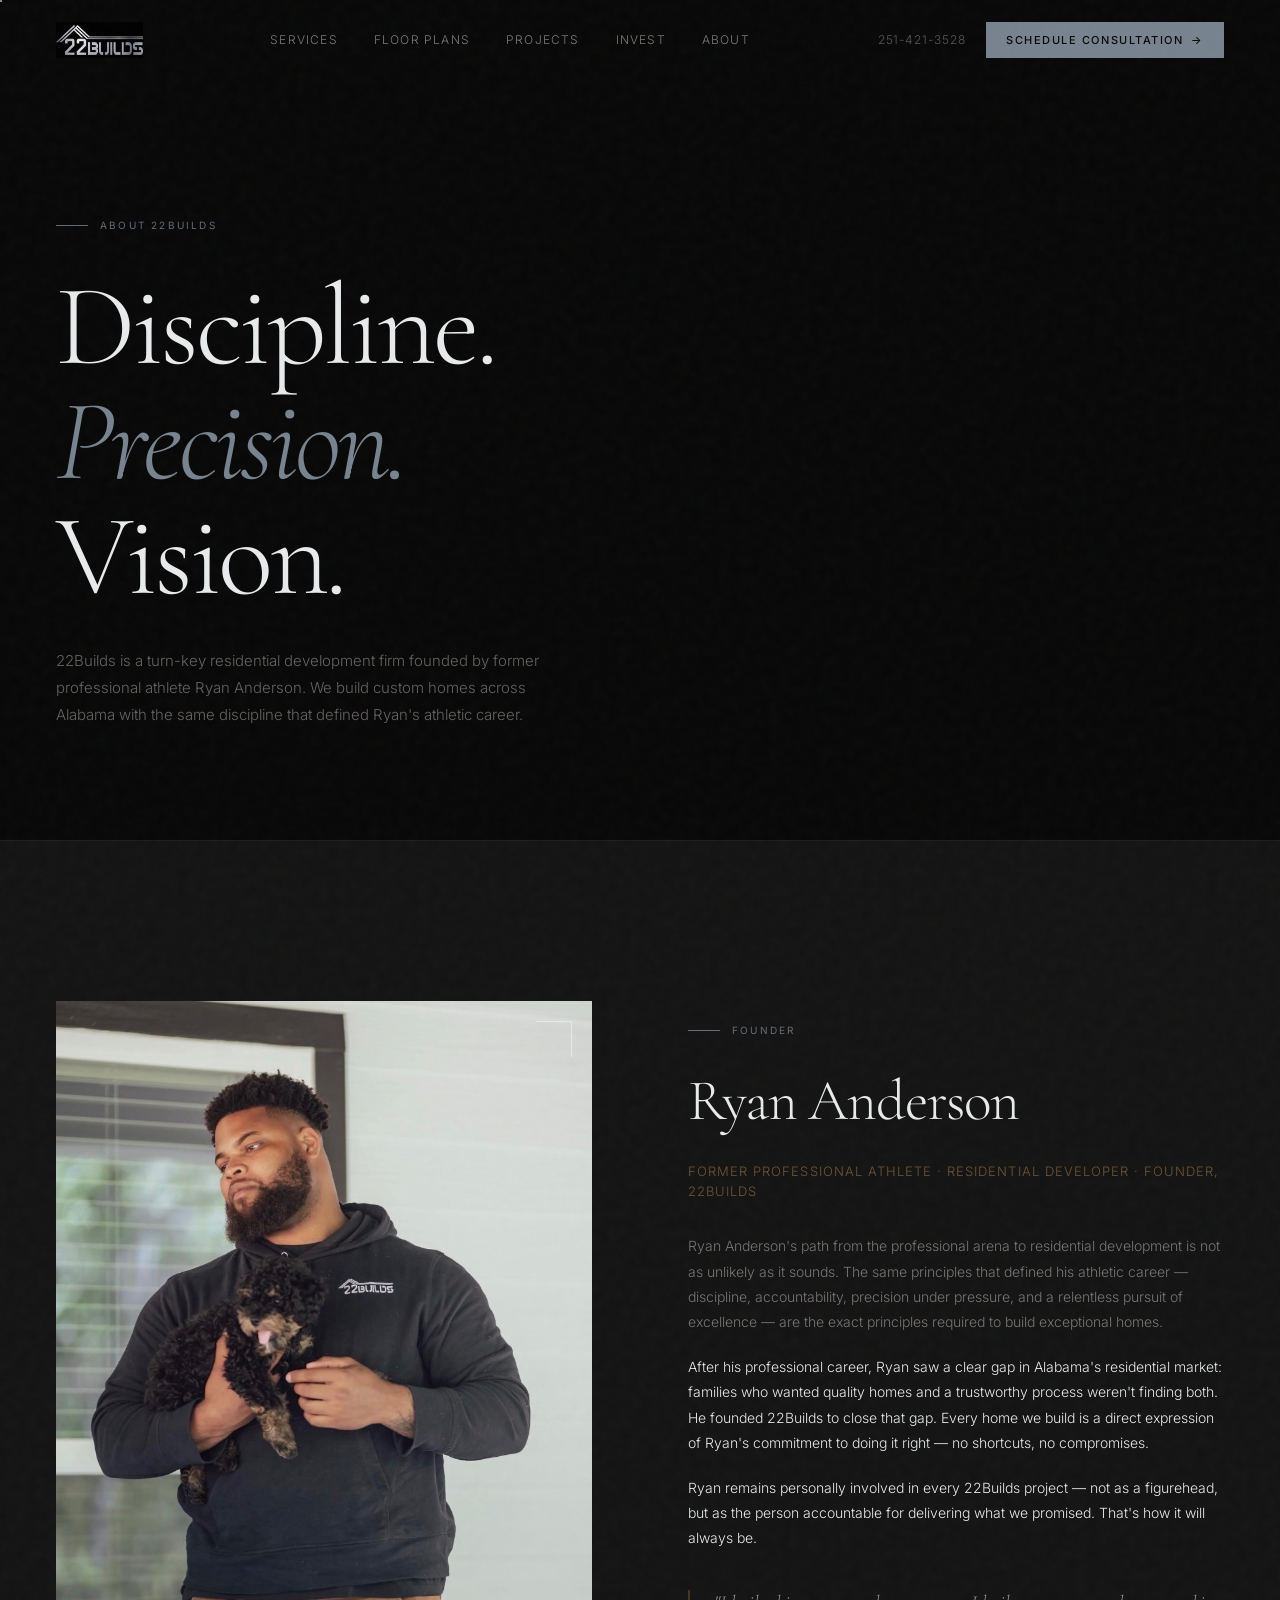
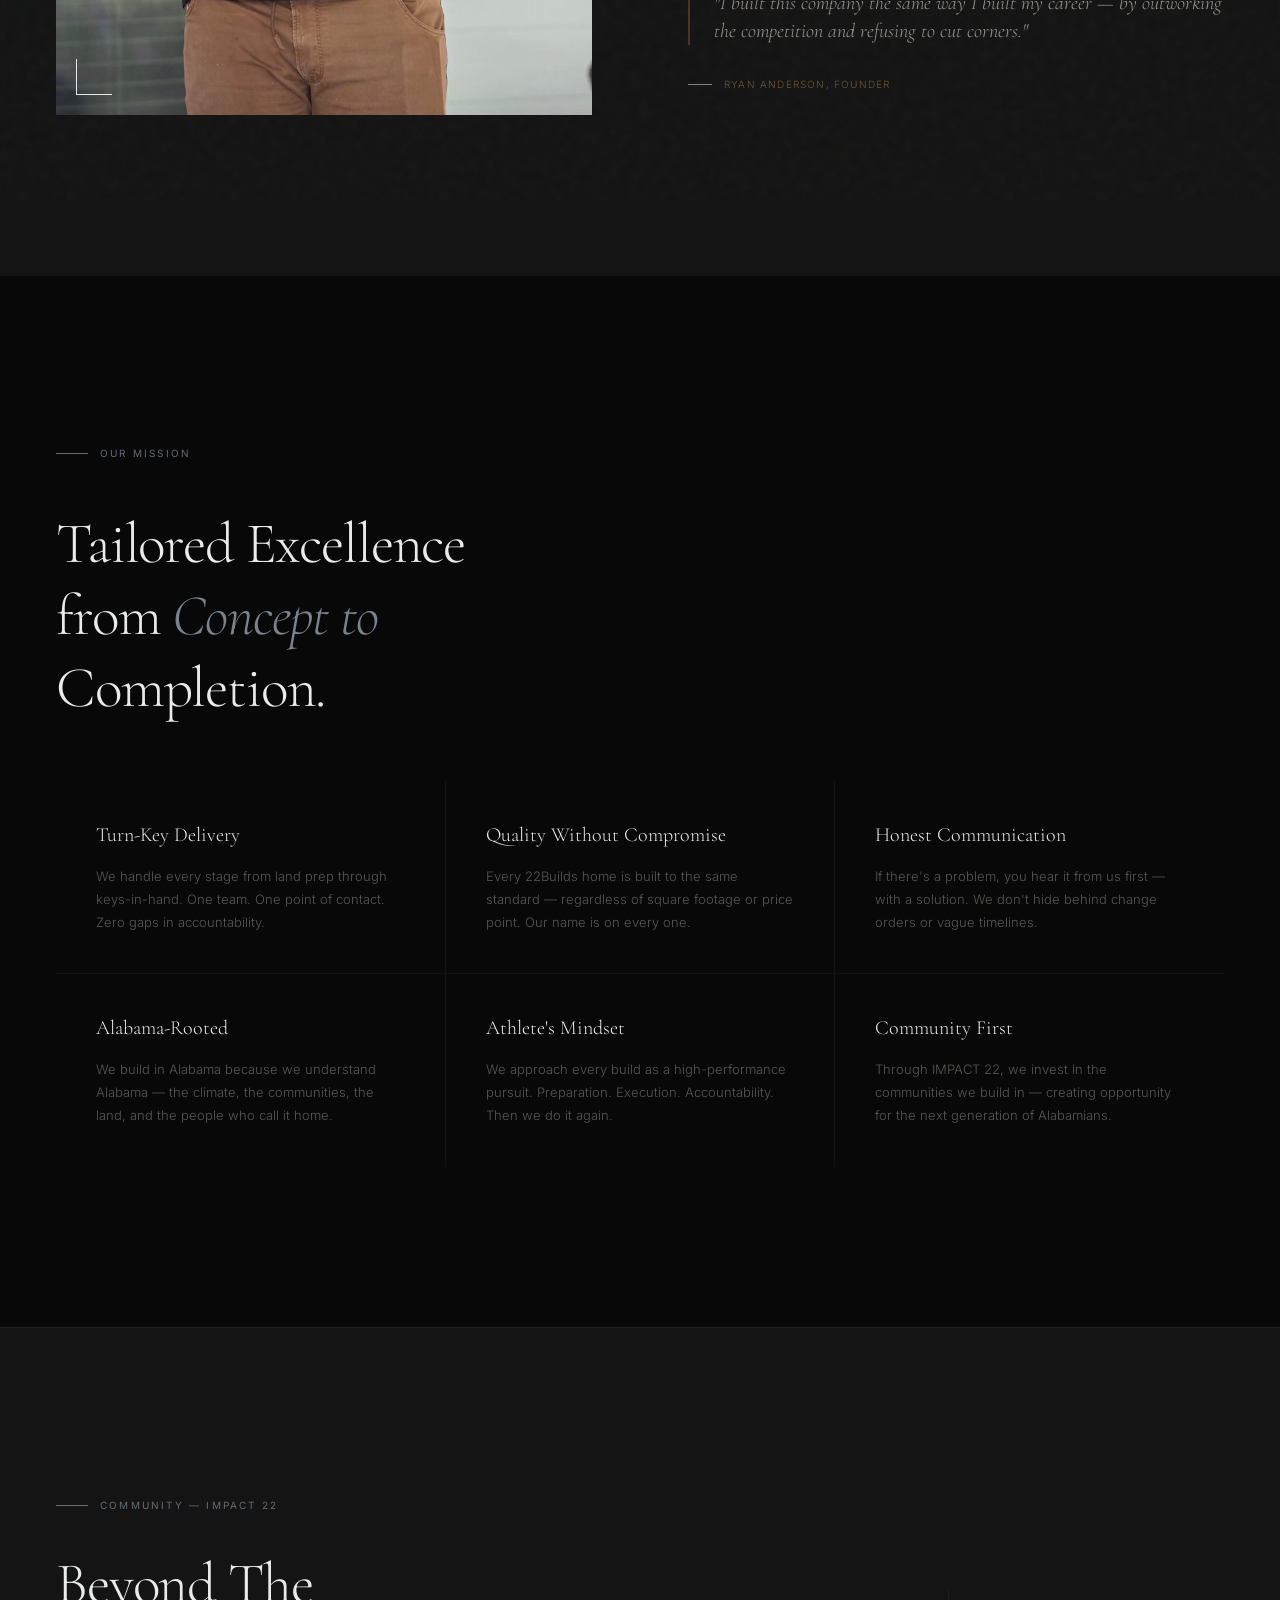
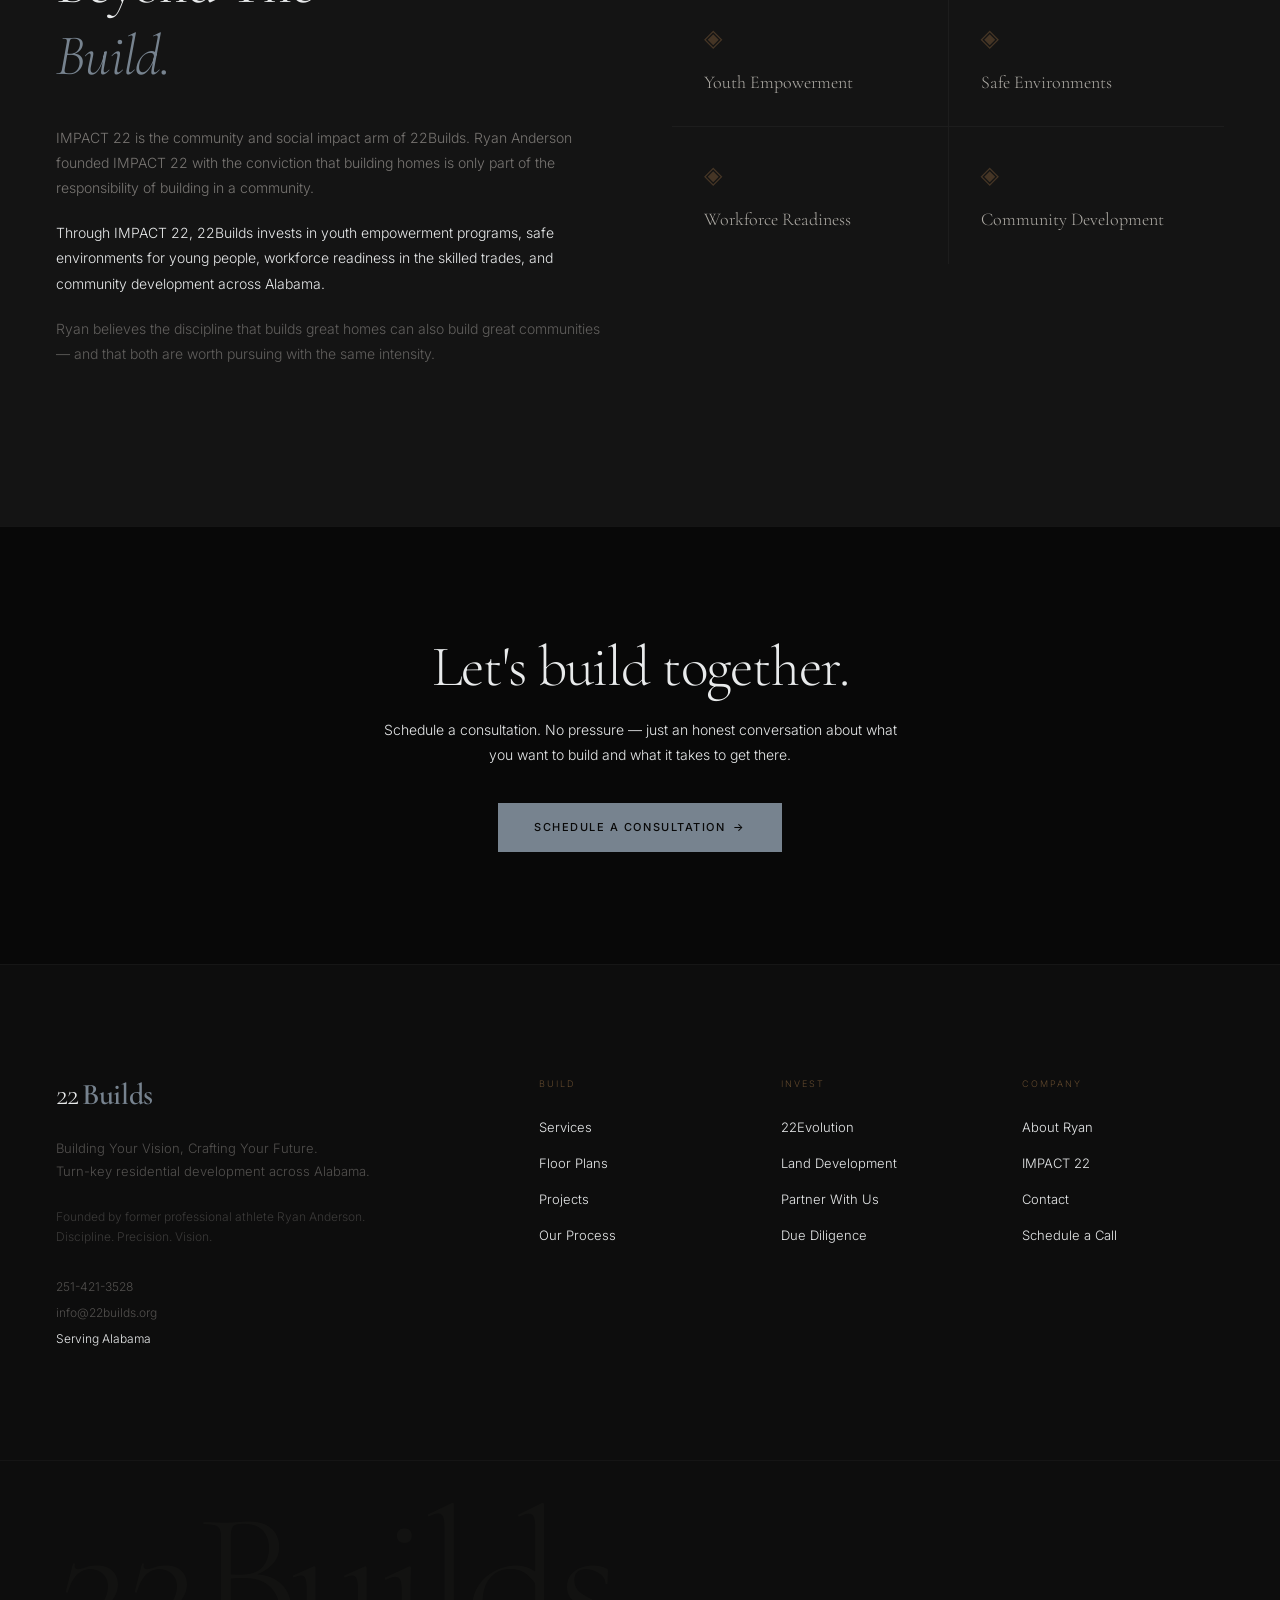
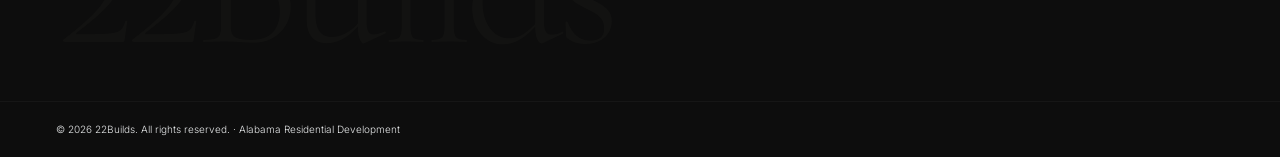
<file: about.html>
<!DOCTYPE html><html lang="en"><head><meta charSet="utf-8"/><meta name="viewport" content="width=device-width, initial-scale=1"/><link rel="stylesheet" href="/_next/static/css/270f8f19484fb6d4.css" data-precedence="next"/><link rel="preload" as="script" fetchPriority="low" href="/_next/static/chunks/webpack-cb86a99cd2f791d1.js"/><title>22Builds — Building Your Vision. Crafting Your Future.</title><meta name="description" content="Turn-key residential development across Alabama. Founded by former professional athlete Ryan Anderson. Custom homes, renovations, floor plans, and land development."/><meta name="keywords" content="custom home builder Alabama,Alabama residential development,luxury homes Baldwin County,custom homes Gulf Shores,new construction Alabama,22Builds Ryan Anderson,turn-key home builder Alabama"/><meta property="og:title" content="22Builds — Building Your Vision. Crafting Your Future."/><meta property="og:description" content="Turn-key residential development across Alabama."/><meta property="og:locale" content="en_US"/><meta property="og:type" content="website"/><meta name="twitter:card" content="summary_large_image"/><meta name="twitter:title" content="22Builds — Alabama Custom Home Builder"/><meta name="twitter:description" content="Turn-key residential development across Alabama."/><link rel="icon" type="image/png" href="/favicon.png"/></head><body class="bg-obsidian text-cream overflow-x-hidden"><div class="grain" aria-hidden="true"></div><div class="fixed top-0 left-0 z-[9998] pointer-events-none mix-blend-difference" style="will-change:opacity,transform;transform:none translateY(-100px) translateX(-50%) translateY(-50%)"><div class="w-2 h-2 rounded-full bg-gold"></div></div><div class="fixed top-0 left-0 z-[9997] pointer-events-none flex items-center justify-center" style="will-change:opacity;transform:none translateY(-100px) translateX(-50%) translateY(-50%)"><div class="absolute inset-0 rounded-full border border-gold" style="border-radius:50%;will-change:opacity,transform"></div></div><div class="fixed top-0 left-0 right-0 h-[1px] bg-gold z-[200] origin-left" style="transform:scaleX(0)"></div><nav class="fixed top-0 left-0 right-0 z-[100] transition-all duration-500 bg-transparent" style="will-change:transform"><div class="max-w-[1440px] mx-auto px-6 md:px-10 lg:px-14"><div class="flex items-center justify-between h-[70px] md:h-20"><a class="group flex items-center" data-cursor="default" href="/"><img src="/images/logo.jpg" alt="22Builds" style="height:36px;width:auto;display:block"/></a><div class="hidden lg:flex items-center gap-9"><a class="font-body text-[12px] tracking-[0.1em] uppercase text-cream/50 hover:text-cream link-underline transition-colors duration-300" data-cursor="hover" href="/services">Services</a><a class="font-body text-[12px] tracking-[0.1em] uppercase text-cream/50 hover:text-cream link-underline transition-colors duration-300" data-cursor="hover" href="/floor-plans">Floor Plans</a><a class="font-body text-[12px] tracking-[0.1em] uppercase text-cream/50 hover:text-cream link-underline transition-colors duration-300" data-cursor="hover" href="/projects">Projects</a><a class="font-body text-[12px] tracking-[0.1em] uppercase text-cream/50 hover:text-cream link-underline transition-colors duration-300" data-cursor="hover" href="/invest">Invest</a><a class="font-body text-[12px] tracking-[0.1em] uppercase text-cream/50 hover:text-cream link-underline transition-colors duration-300" data-cursor="hover" href="/about">About</a></div><div class="hidden lg:flex items-center gap-5"><a href="tel:2514213528" class="font-body text-[12px] tracking-[0.08em] text-cream/35 hover:text-cream transition-colors duration-300" data-cursor="hover">251-421-3528</a><a class="group flex items-center gap-2 font-body text-[11px] font-medium tracking-[0.14em] uppercase text-obsidian bg-bronze px-5 py-2.5 hover:bg-bronze-light transition-colors duration-300" data-cursor="hover" href="/contact"><span>Schedule Consultation</span><span class="group-hover:translate-x-0.5 transition-transform duration-200">→</span></a></div><button class="lg:hidden w-8 h-8 flex flex-col justify-center gap-[5px]" aria-label="Toggle menu" data-cursor="hover"><span class="block w-full h-px bg-cream" style="will-change:transform"></span><span class="block w-2/3 h-px bg-bronze" style="will-change:opacity"></span><span class="block w-full h-px bg-cream" style="will-change:transform"></span></button></div></div></nav><main><div class="bg-obsidian min-h-screen"><section class="pt-40 md:pt-52 pb-28 max-w-[1440px] mx-auto px-6 md:px-10 lg:px-14"><div class="overline-tag mb-9">About 22Builds</div><h1 class="font-display text-hero font-light text-cream leading-none mb-8" style="opacity:1;will-change:opacity,transform;transform:none">Discipline.<br/><span class="italic text-bronze">Precision.</span><br/>Vision.</h1><p class="font-body text-[15px] font-light text-cream/40 max-w-lg leading-[1.8]" style="opacity:1;will-change:opacity,transform;transform:none">22Builds is a turn-key residential development firm founded by former professional athlete Ryan Anderson. We build custom homes across Alabama with the same discipline that defined Ryan&#x27;s athletic career.</p></section><section class="py-28 md:py-40 bg-charcoal border-t border-white/[0.04]"><div class="max-w-[1440px] mx-auto px-6 md:px-10 lg:px-14"><div class="grid grid-cols-1 lg:grid-cols-2 gap-16 lg:gap-24"><div class="relative aspect-[3/4] overflow-hidden" style="opacity:1;transform:none"><div class="absolute inset-0 bg-gradient-to-br from-[#0F1113] via-[#090A0B] to-[#080808]"><img src="/images/ryan-color.jpg" alt="Ryan Anderson — Founder of 22Builds" class="absolute inset-0 w-full h-full object-cover" style="object-position:center 20%"/></div><div class="absolute top-5 right-5 w-9 h-9 border-t border-r border-bronze/22 z-10"></div><div class="absolute bottom-5 left-5 w-9 h-9 border-b border-l border-bronze/22 z-10"></div></div><div class="flex flex-col justify-center" style="opacity:1;transform:none"><div class="overline-tag mb-7">Founder</div><h2 class="font-display text-section font-light text-cream leading-tight mb-6">Ryan Anderson</h2><p class="font-body text-[13px] tracking-[0.08em] uppercase text-bronze/55 mb-8">Former Professional Athlete · Residential Developer · Founder, 22Builds</p><div class="space-y-5 mb-10"><p class="font-body text-[14px] font-light text-cream/45 leading-[1.8]">Ryan Anderson&#x27;s path from the professional arena to residential development is not as unlikely as it sounds. The same principles that defined his athletic career — discipline, accountability, precision under pressure, and a relentless pursuit of excellence — are the exact principles required to build exceptional homes.</p><p class="font-body text-[14px] font-light text-cream/38 leading-[1.8]">After his professional career, Ryan saw a clear gap in Alabama&#x27;s residential market: families who wanted quality homes and a trustworthy process weren&#x27;t finding both. He founded 22Builds to close that gap. Every home we build is a direct expression of Ryan&#x27;s commitment to doing it right — no shortcuts, no compromises.</p><p class="font-body text-[14px] font-light text-cream/38 leading-[1.8]">Ryan remains personally involved in every 22Builds project — not as a figurehead, but as the person accountable for delivering what we promised. That&#x27;s how it will always be.</p></div><blockquote class="font-display text-xl font-light text-cream/60 italic leading-snug border-l-2 border-bronze/30 pl-6 mb-8">&quot;I built this company the same way I built my career — by outworking the competition and refusing to cut corners.&quot;</blockquote><div class="flex items-center gap-3"><div class="w-6 h-px bg-bronze"></div><span class="font-body text-[10px] tracking-[0.12em] uppercase text-bronze/55">Ryan Anderson, Founder</span></div></div></div></div></section><section class="py-28 md:py-40 border-t border-white/[0.04]"><div class="max-w-[1440px] mx-auto px-6 md:px-10 lg:px-14"><div class="overline-tag mb-12">Our Mission</div><h2 class="font-display text-section font-light text-cream leading-tight mb-14 max-w-2xl" style="opacity:1;transform:none">Tailored Excellence<br/>from <span class="italic text-bronze">Concept to</span><br/>Completion.</h2><div class="grid grid-cols-1 md:grid-cols-2 lg:grid-cols-3 gap-px bg-white/[0.04]"><div class="bg-obsidian p-9 md:p-10 group hover:bg-steel transition-colors duration-400" style="opacity:1;transform:none"><h3 class="font-display text-xl font-light text-cream mb-4 group-hover:text-bronze transition-colors duration-300">Turn-Key Delivery</h3><p class="font-body text-[13px] font-light text-cream/35 leading-[1.75] group-hover:text-cream/50 transition-colors duration-400">We handle every stage from land prep through keys-in-hand. One team. One point of contact. Zero gaps in accountability.</p></div><div class="bg-obsidian p-9 md:p-10 group hover:bg-steel transition-colors duration-400" style="opacity:1;transform:none"><h3 class="font-display text-xl font-light text-cream mb-4 group-hover:text-bronze transition-colors duration-300">Quality Without Compromise</h3><p class="font-body text-[13px] font-light text-cream/35 leading-[1.75] group-hover:text-cream/50 transition-colors duration-400">Every 22Builds home is built to the same standard — regardless of square footage or price point. Our name is on every one.</p></div><div class="bg-obsidian p-9 md:p-10 group hover:bg-steel transition-colors duration-400" style="opacity:1;transform:none"><h3 class="font-display text-xl font-light text-cream mb-4 group-hover:text-bronze transition-colors duration-300">Honest Communication</h3><p class="font-body text-[13px] font-light text-cream/35 leading-[1.75] group-hover:text-cream/50 transition-colors duration-400">If there&#x27;s a problem, you hear it from us first — with a solution. We don&#x27;t hide behind change orders or vague timelines.</p></div><div class="bg-obsidian p-9 md:p-10 group hover:bg-steel transition-colors duration-400" style="opacity:1;transform:none"><h3 class="font-display text-xl font-light text-cream mb-4 group-hover:text-bronze transition-colors duration-300">Alabama-Rooted</h3><p class="font-body text-[13px] font-light text-cream/35 leading-[1.75] group-hover:text-cream/50 transition-colors duration-400">We build in Alabama because we understand Alabama — the climate, the communities, the land, and the people who call it home.</p></div><div class="bg-obsidian p-9 md:p-10 group hover:bg-steel transition-colors duration-400" style="opacity:1;transform:none"><h3 class="font-display text-xl font-light text-cream mb-4 group-hover:text-bronze transition-colors duration-300">Athlete&#x27;s Mindset</h3><p class="font-body text-[13px] font-light text-cream/35 leading-[1.75] group-hover:text-cream/50 transition-colors duration-400">We approach every build as a high-performance pursuit. Preparation. Execution. Accountability. Then we do it again.</p></div><div class="bg-obsidian p-9 md:p-10 group hover:bg-steel transition-colors duration-400" style="opacity:1;transform:none"><h3 class="font-display text-xl font-light text-cream mb-4 group-hover:text-bronze transition-colors duration-300">Community First</h3><p class="font-body text-[13px] font-light text-cream/35 leading-[1.75] group-hover:text-cream/50 transition-colors duration-400">Through IMPACT 22, we invest in the communities we build in — creating opportunity for the next generation of Alabamians.</p></div></div></div></section><section class="py-28 md:py-40 bg-charcoal border-t border-white/[0.04]" id="community"><div class="max-w-[1440px] mx-auto px-6 md:px-10 lg:px-14"><div class="grid grid-cols-1 lg:grid-cols-2 gap-16 items-center"><div style="opacity:1;transform:none"><div class="overline-tag mb-9">Community — IMPACT 22</div><h2 class="font-display text-section font-light text-cream leading-tight mb-8">Beyond The<br/><span class="italic text-bronze">Build.</span></h2><div class="space-y-5"><p class="font-body text-[14px] font-light text-cream/45 leading-[1.8]">IMPACT 22 is the community and social impact arm of 22Builds. Ryan Anderson founded IMPACT 22 with the conviction that building homes is only part of the responsibility of building in a community.</p><p class="font-body text-[14px] font-light text-cream/38 leading-[1.8]">Through IMPACT 22, 22Builds invests in youth empowerment programs, safe environments for young people, workforce readiness in the skilled trades, and community development across Alabama.</p><p class="font-body text-[14px] font-light text-cream/35 leading-[1.8]">Ryan believes the discipline that builds great homes can also build great communities — and that both are worth pursuing with the same intensity.</p></div></div><div class="grid grid-cols-2 gap-px bg-white/[0.04]" style="opacity:1;transform:none"><div class="bg-charcoal p-8 group hover:bg-steel transition-colors duration-300"><span class="block text-bronze/30 group-hover:text-bronze/60 transition-colors duration-300 text-2xl mb-4">◈</span><span class="font-display text-lg font-light text-cream/70 leading-snug group-hover:text-cream transition-colors duration-300">Youth Empowerment</span></div><div class="bg-charcoal p-8 group hover:bg-steel transition-colors duration-300"><span class="block text-bronze/30 group-hover:text-bronze/60 transition-colors duration-300 text-2xl mb-4">◈</span><span class="font-display text-lg font-light text-cream/70 leading-snug group-hover:text-cream transition-colors duration-300">Safe Environments</span></div><div class="bg-charcoal p-8 group hover:bg-steel transition-colors duration-300"><span class="block text-bronze/30 group-hover:text-bronze/60 transition-colors duration-300 text-2xl mb-4">◈</span><span class="font-display text-lg font-light text-cream/70 leading-snug group-hover:text-cream transition-colors duration-300">Workforce Readiness</span></div><div class="bg-charcoal p-8 group hover:bg-steel transition-colors duration-300"><span class="block text-bronze/30 group-hover:text-bronze/60 transition-colors duration-300 text-2xl mb-4">◈</span><span class="font-display text-lg font-light text-cream/70 leading-snug group-hover:text-cream transition-colors duration-300">Community Development</span></div></div></div></div></section><section class="py-28 border-t border-white/[0.05] text-center"><div class="max-w-xl mx-auto px-6"><h2 class="font-display text-section font-light text-cream mb-5">Let&#x27;s build together.</h2><p class="font-body text-[14px] font-light text-cream/38 leading-[1.8] mb-9">Schedule a consultation. No pressure — just an honest conversation about what you want to build and what it takes to get there.</p><a class="group inline-flex items-center gap-2 font-body text-[11px] font-medium tracking-[0.14em] uppercase text-obsidian bg-bronze px-9 py-4 hover:bg-bronze-light transition-colors duration-300" data-cursor="enter" href="/contact">Schedule a Consultation <span class="group-hover:translate-x-0.5 transition-transform">→</span></a></div></section></div></main><footer class="relative bg-pitch border-t border-white/[0.04] overflow-hidden"><div class="max-w-[1440px] mx-auto px-6 md:px-10 lg:px-14 py-20 md:py-28"><div class="grid grid-cols-1 md:grid-cols-2 lg:grid-cols-5 gap-14 md:gap-10"><div class="lg:col-span-2"><div style="opacity:1;transform:none"><div class="flex items-baseline gap-[3px] mb-6"><span class="font-display text-3xl font-light text-cream tracking-[-0.02em]">22</span><span class="font-display text-3xl font-semibold text-bronze tracking-[-0.01em]">Builds</span></div><p class="font-body text-[13px] font-light text-cream/30 leading-[1.8] max-w-xs mb-6">Building Your Vision, Crafting Your Future.<br/>Turn-key residential development across Alabama.</p><p class="font-body text-[12px] font-light text-cream/20 leading-relaxed max-w-xs mb-8">Founded by former professional athlete Ryan Anderson.<br/>Discipline. Precision. Vision.</p><div class="space-y-2"><a href="tel:2514213528" class="block font-body text-[12px] text-cream/30 hover:text-bronze transition-colors duration-300" data-cursor="hover">251-421-3528</a><a href="mailto:info@22builds.org" class="block font-body text-[12px] text-cream/30 hover:text-bronze transition-colors duration-300" data-cursor="hover">info@22builds.org</a><p class="font-body text-[12px] text-cream/18">Serving Alabama</p></div></div></div><div style="opacity:1;transform:none"><p class="font-body text-[9px] tracking-[0.22em] uppercase text-bronze/50 mb-6">Build</p><ul class="space-y-3"><li><a class="font-body text-[13px] font-light text-cream/28 hover:text-cream/60 link-underline transition-colors duration-300" data-cursor="hover" href="/services">Services</a></li><li><a class="font-body text-[13px] font-light text-cream/28 hover:text-cream/60 link-underline transition-colors duration-300" data-cursor="hover" href="/floor-plans">Floor Plans</a></li><li><a class="font-body text-[13px] font-light text-cream/28 hover:text-cream/60 link-underline transition-colors duration-300" data-cursor="hover" href="/projects">Projects</a></li><li><a class="font-body text-[13px] font-light text-cream/28 hover:text-cream/60 link-underline transition-colors duration-300" data-cursor="hover" href="/services#process">Our Process</a></li></ul></div><div style="opacity:1;transform:none"><p class="font-body text-[9px] tracking-[0.22em] uppercase text-bronze/50 mb-6">Invest</p><ul class="space-y-3"><li><a class="font-body text-[13px] font-light text-cream/28 hover:text-cream/60 link-underline transition-colors duration-300" data-cursor="hover" href="/invest">22Evolution</a></li><li><a class="font-body text-[13px] font-light text-cream/28 hover:text-cream/60 link-underline transition-colors duration-300" data-cursor="hover" href="/invest#land">Land Development</a></li><li><a class="font-body text-[13px] font-light text-cream/28 hover:text-cream/60 link-underline transition-colors duration-300" data-cursor="hover" href="/invest#partner">Partner With Us</a></li><li><a class="font-body text-[13px] font-light text-cream/28 hover:text-cream/60 link-underline transition-colors duration-300" data-cursor="hover" href="/invest#diligence">Due Diligence</a></li></ul></div><div style="opacity:1;transform:none"><p class="font-body text-[9px] tracking-[0.22em] uppercase text-bronze/50 mb-6">Company</p><ul class="space-y-3"><li><a class="font-body text-[13px] font-light text-cream/28 hover:text-cream/60 link-underline transition-colors duration-300" data-cursor="hover" href="/about">About Ryan</a></li><li><a class="font-body text-[13px] font-light text-cream/28 hover:text-cream/60 link-underline transition-colors duration-300" data-cursor="hover" href="/about#community">IMPACT 22</a></li><li><a class="font-body text-[13px] font-light text-cream/28 hover:text-cream/60 link-underline transition-colors duration-300" data-cursor="hover" href="/contact">Contact</a></li><li><a class="font-body text-[13px] font-light text-cream/28 hover:text-cream/60 link-underline transition-colors duration-300" data-cursor="hover" href="/contact">Schedule a Call</a></li></ul></div></div></div><div class="overflow-hidden border-t border-white/[0.03]"><div class="max-w-[1440px] mx-auto px-6 md:px-10 lg:px-14"><div class="py-6" style="opacity:1"><div class="font-display font-thin text-cream/[0.025] select-none tracking-[-0.04em] leading-none" style="font-size:clamp(3.5rem, 15vw, 15rem)">22Builds</div></div></div></div><div class="border-t border-white/[0.04]"><div class="max-w-[1440px] mx-auto px-6 md:px-10 lg:px-14 py-5 flex flex-col sm:flex-row items-start sm:items-center justify-between gap-3"><p class="font-body text-[10px] font-light text-cream/18">© <!-- -->2026<!-- --> 22Builds. All rights reserved. · Alabama Residential Development</p><div class="flex gap-5"></div></div></div></footer><div id="mm-mobile-menu" style="display:none;position:fixed;inset:0;z-index:200;background:rgba(8,8,8,0.97);flex-direction:column;align-items:center;justify-content:center;gap:28px;">
<a href="/services" style="font-family:inherit;font-size:13px;letter-spacing:0.1em;text-transform:uppercase;color:#E8EAEB;text-decoration:none;">Services</a>
<a href="/floor-plans" style="font-family:inherit;font-size:13px;letter-spacing:0.1em;text-transform:uppercase;color:#E8EAEB;text-decoration:none;">Floor Plans</a>
<a href="/projects" style="font-family:inherit;font-size:13px;letter-spacing:0.1em;text-transform:uppercase;color:#E8EAEB;text-decoration:none;">Projects</a>
<a href="/invest" style="font-family:inherit;font-size:13px;letter-spacing:0.1em;text-transform:uppercase;color:#E8EAEB;text-decoration:none;">Invest</a>
<a href="/about" style="font-family:inherit;font-size:13px;letter-spacing:0.1em;text-transform:uppercase;color:#E8EAEB;text-decoration:none;">About</a>
<a href="tel:2514213528" style="font-family:inherit;font-size:12px;color:rgba(232,234,235,0.5);text-decoration:none;">251-421-3528</a>
<a href="/contact" style="font-family:inherit;font-size:11px;font-weight:500;letter-spacing:0.14em;text-transform:uppercase;color:#080808;background:#77838F;padding:12px 28px;text-decoration:none;">Schedule Consultation</a>
</div>
<script>
(function(){
  var btn = document.querySelector('button[aria-label="Toggle menu"]');
  var menu = document.getElementById('mm-mobile-menu');
  if (!btn || !menu) return;
  var open = false;
  btn.addEventListener('click', function(){
    open = !open;
    menu.style.display = open ? 'flex' : 'none';
  });
  menu.querySelectorAll('a').forEach(function(a){
    a.addEventListener('click', function(){ open = false; menu.style.display = 'none'; });
  });
}());
</script>
</body></html>
</file>
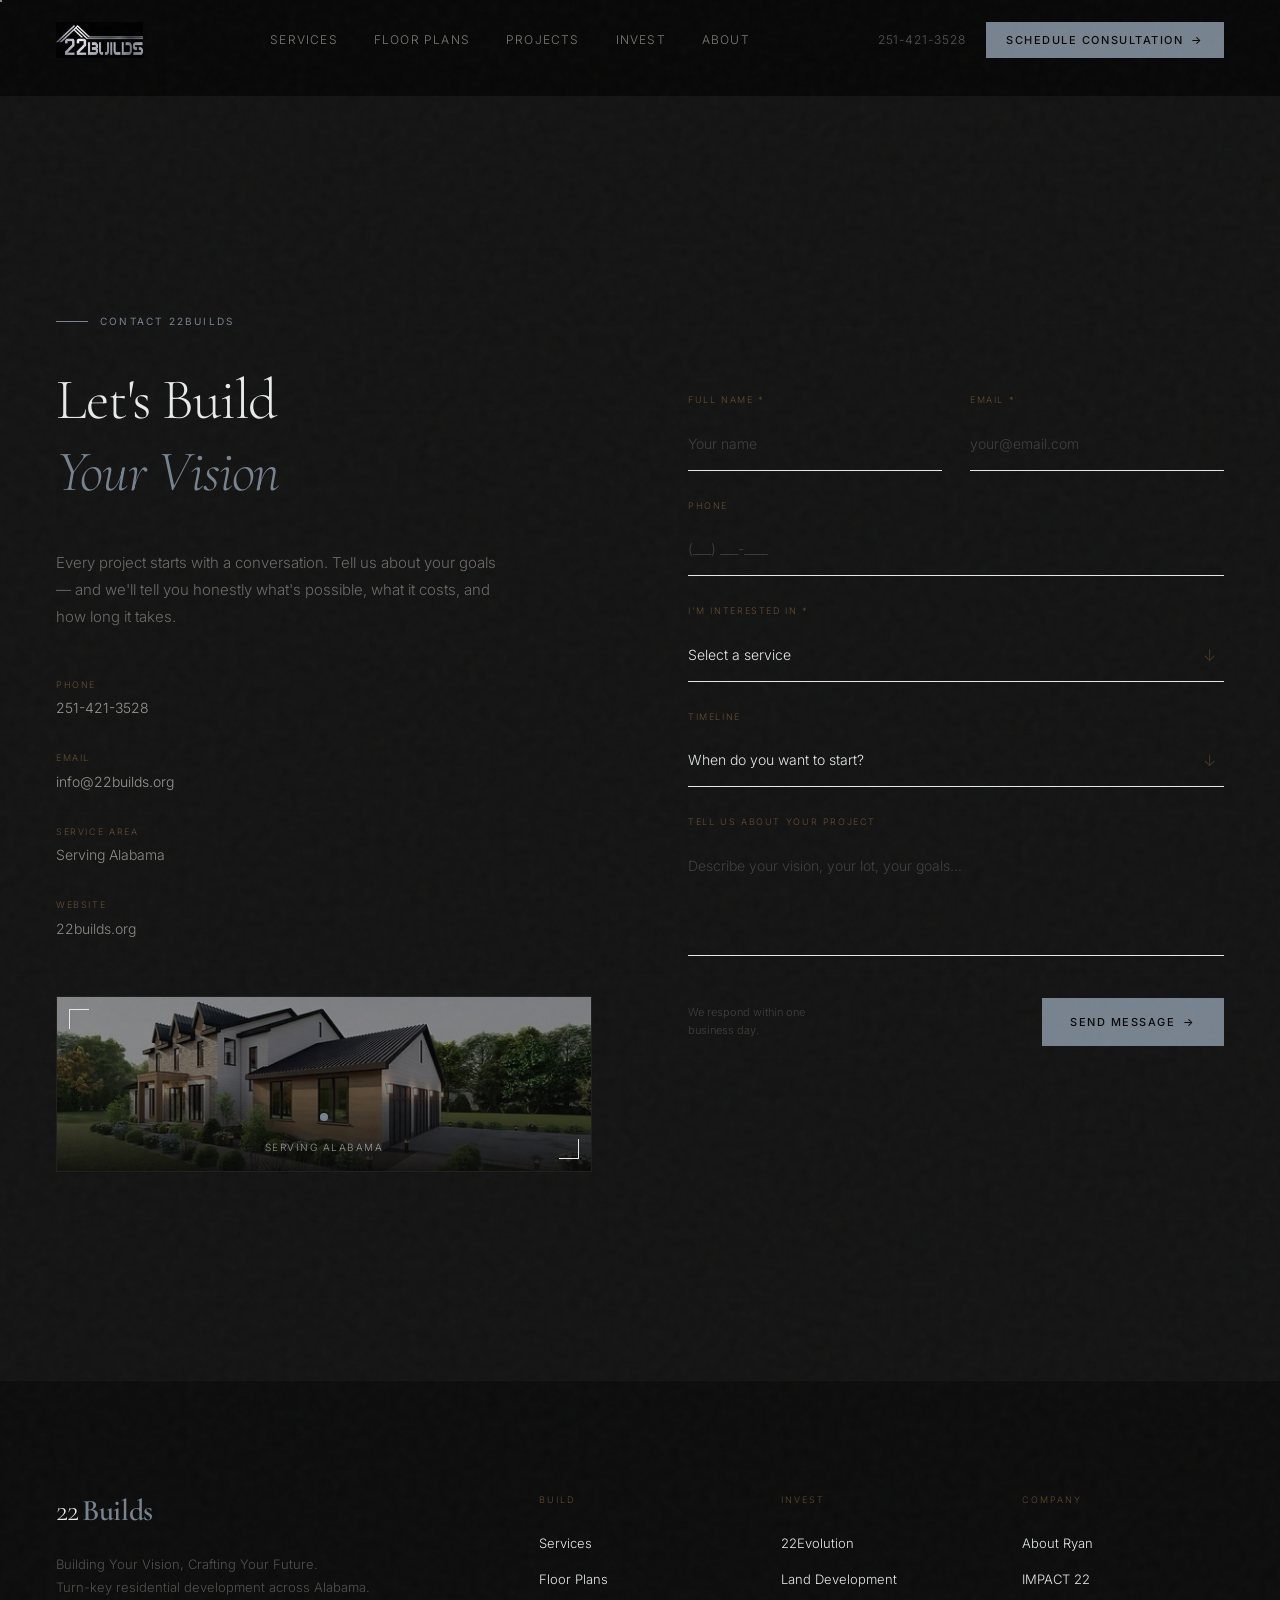
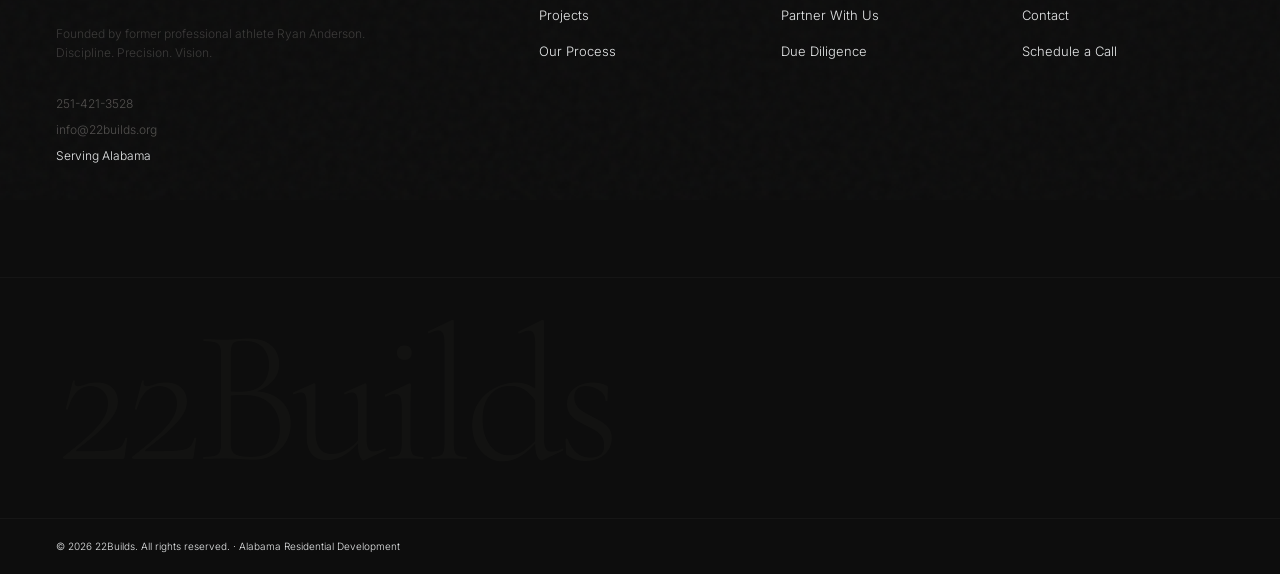
<file: contact.html>
<!DOCTYPE html><html lang="en"><head><meta charSet="utf-8"/><meta name="viewport" content="width=device-width, initial-scale=1"/><link rel="stylesheet" href="/_next/static/css/270f8f19484fb6d4.css" data-precedence="next"/><link rel="preload" as="script" fetchPriority="low" href="/_next/static/chunks/webpack-cb86a99cd2f791d1.js"/><title>Contact — Schedule a Consultation | 22Builds</title><meta name="description" content="Ready to build in Alabama? Schedule a consultation with 22Builds today. No pressure — just an honest conversation about your vision and what it takes to get there."/><meta name="keywords" content="custom home builder Alabama,Alabama residential development,luxury homes Baldwin County,custom homes Gulf Shores,new construction Alabama,22Builds Ryan Anderson,turn-key home builder Alabama"/><meta property="og:title" content="22Builds — Building Your Vision. Crafting Your Future."/><meta property="og:description" content="Turn-key residential development across Alabama."/><meta property="og:locale" content="en_US"/><meta property="og:type" content="website"/><meta name="twitter:card" content="summary_large_image"/><meta name="twitter:title" content="22Builds — Alabama Custom Home Builder"/><meta name="twitter:description" content="Turn-key residential development across Alabama."/><link rel="icon" type="image/png" href="/favicon.png"/></head><body class="bg-obsidian text-cream overflow-x-hidden"><div class="grain" aria-hidden="true"></div><div class="fixed top-0 left-0 z-[9998] pointer-events-none mix-blend-difference" style="will-change:opacity,transform;transform:none translateY(-100px) translateX(-50%) translateY(-50%)"><div class="w-2 h-2 rounded-full bg-gold"></div></div><div class="fixed top-0 left-0 z-[9997] pointer-events-none flex items-center justify-center" style="will-change:opacity;transform:none translateY(-100px) translateX(-50%) translateY(-50%)"><div class="absolute inset-0 rounded-full border border-gold" style="border-radius:50%;will-change:opacity,transform"></div></div><div class="fixed top-0 left-0 right-0 h-[1px] bg-gold z-[200] origin-left" style="transform:scaleX(0)"></div><nav class="fixed top-0 left-0 right-0 z-[100] transition-all duration-500 bg-transparent" style="will-change:transform"><div class="max-w-[1440px] mx-auto px-6 md:px-10 lg:px-14"><div class="flex items-center justify-between h-[70px] md:h-20"><a class="group flex items-center" data-cursor="default" href="/"><img src="/images/logo.jpg" alt="22Builds" style="height:36px;width:auto;display:block"/></a><div class="hidden lg:flex items-center gap-9"><a class="font-body text-[12px] tracking-[0.1em] uppercase text-cream/50 hover:text-cream link-underline transition-colors duration-300" data-cursor="hover" href="/services">Services</a><a class="font-body text-[12px] tracking-[0.1em] uppercase text-cream/50 hover:text-cream link-underline transition-colors duration-300" data-cursor="hover" href="/floor-plans">Floor Plans</a><a class="font-body text-[12px] tracking-[0.1em] uppercase text-cream/50 hover:text-cream link-underline transition-colors duration-300" data-cursor="hover" href="/projects">Projects</a><a class="font-body text-[12px] tracking-[0.1em] uppercase text-cream/50 hover:text-cream link-underline transition-colors duration-300" data-cursor="hover" href="/invest">Invest</a><a class="font-body text-[12px] tracking-[0.1em] uppercase text-cream/50 hover:text-cream link-underline transition-colors duration-300" data-cursor="hover" href="/about">About</a></div><div class="hidden lg:flex items-center gap-5"><a href="tel:2514213528" class="font-body text-[12px] tracking-[0.08em] text-cream/35 hover:text-cream transition-colors duration-300" data-cursor="hover">251-421-3528</a><a class="group flex items-center gap-2 font-body text-[11px] font-medium tracking-[0.14em] uppercase text-obsidian bg-bronze px-5 py-2.5 hover:bg-bronze-light transition-colors duration-300" data-cursor="hover" href="/contact"><span>Schedule Consultation</span><span class="group-hover:translate-x-0.5 transition-transform duration-200">→</span></a></div><button class="lg:hidden w-8 h-8 flex flex-col justify-center gap-[5px]" aria-label="Toggle menu" data-cursor="hover"><span class="block w-full h-px bg-cream" style="will-change:transform"></span><span class="block w-2/3 h-px bg-bronze" style="will-change:opacity"></span><span class="block w-full h-px bg-cream" style="will-change:transform"></span></button></div></div></nav><main><div class="bg-obsidian min-h-screen"><div class="pt-24"></div><section class="relative py-36 md:py-52 bg-charcoal overflow-hidden" id="contact"><div class="absolute inset-0 opacity-[0.015]" style="background-image:repeating-linear-gradient(0deg, transparent, transparent 80px, rgba(119,131,143,0.6) 80px, rgba(119,131,143,0.6) 81px), repeating-linear-gradient(90deg, transparent, transparent 80px, rgba(119,131,143,0.4) 80px, rgba(119,131,143,0.4) 81px)"></div><div class="relative z-10 max-w-[1440px] mx-auto px-6 md:px-10 lg:px-14"><div class="overline-tag mb-9" style="opacity:1">Contact 22Builds</div><div class="grid grid-cols-1 lg:grid-cols-2 gap-16 lg:gap-24"><div style="opacity:1;transform:none"><h2 class="font-display text-section font-light text-cream leading-tight mb-10">Let&#x27;s Build<br/><span class="italic text-bronze">Your Vision</span></h2><p class="font-body text-[15px] font-light text-cream/40 leading-[1.8] mb-12 max-w-md">Every project starts with a conversation. Tell us about your goals — and we&#x27;ll tell you honestly what&#x27;s possible, what it costs, and how long it takes.</p><div class="space-y-8 mb-14"><div style="opacity:1;transform:none"><span class="font-body text-[9px] tracking-[0.18em] uppercase text-bronze/50 block mb-1">Phone</span><a href="tel:2514213528" class="font-body text-[14px] font-light text-cream/60 hover:text-cream link-underline transition-colors duration-300" data-cursor="hover">251-421-3528</a></div><div style="opacity:1;transform:none"><span class="font-body text-[9px] tracking-[0.18em] uppercase text-bronze/50 block mb-1">Email</span><a href="mailto:info@22builds.org" class="font-body text-[14px] font-light text-cream/60 hover:text-cream link-underline transition-colors duration-300" data-cursor="hover">info@22builds.org</a></div><div style="opacity:1;transform:none"><span class="font-body text-[9px] tracking-[0.18em] uppercase text-bronze/50 block mb-1">Service Area</span><span class="font-body text-[14px] font-light text-cream/55">Serving Alabama</span></div><div style="opacity:1;transform:none"><span class="font-body text-[9px] tracking-[0.18em] uppercase text-bronze/50 block mb-1">Website</span><span class="font-body text-[14px] font-light text-cream/55">22builds.org</span></div></div><div class="relative h-44 border border-cream/[0.05] overflow-hidden" style="opacity:1;transform:none"><div class="absolute inset-0 bg-gradient-to-br from-[#0B0D0F] to-[#080808]"><img src="/images/chattanooga-2.jpg" alt="22Builds custom home — serving all of Alabama" class="absolute inset-0 w-full h-full object-cover" style="opacity:0.55;"/><div class="absolute inset-0" style="background:linear-gradient(to top, rgba(8,8,8,0.85), transparent 55%);"></div><div style="position:absolute;bottom:14px;left:0;right:0;text-align:center;"><div class="w-2 h-2 rounded-full bg-bronze mx-auto mb-3 animate-pulse"></div><span class="font-body text-[10px] tracking-[0.15em] uppercase" style="color:rgba(232,234,235,0.6);">Serving Alabama</span></div></div><div class="absolute top-3 left-3 w-5 h-5 border-t border-l border-bronze/18"></div><div class="absolute bottom-3 right-3 w-5 h-5 border-b border-r border-bronze/18"></div></div></div><div style="opacity:1;transform:none"><form id="contact-form" class="space-y-7" name="22builds-contact" method="POST" data-netlify="true"><input type="hidden" name="form-name" value="22builds-contact"/><div class="grid grid-cols-1 sm:grid-cols-2 gap-7"><div><label class="block font-body text-[9px] tracking-[0.18em] uppercase text-bronze/50 mb-2.5">Full Name *</label><input type="text" required="" placeholder="Your name" class="w-full bg-transparent border-b border-cream/12 py-4 font-body text-[14px] font-light text-cream placeholder:text-cream/20 focus:outline-none focus:border-bronze/50 transition-colors duration-300" name="name" value=""/></div><div><label class="block font-body text-[9px] tracking-[0.18em] uppercase text-bronze/50 mb-2.5">Email *</label><input type="email" required="" placeholder="your@email.com" class="w-full bg-transparent border-b border-cream/12 py-4 font-body text-[14px] font-light text-cream placeholder:text-cream/20 focus:outline-none focus:border-bronze/50 transition-colors duration-300" name="email" value=""/></div></div><div><label class="block font-body text-[9px] tracking-[0.18em] uppercase text-bronze/50 mb-2.5">Phone</label><input type="tel" placeholder="(___) ___-____" class="w-full bg-transparent border-b border-cream/12 py-4 font-body text-[14px] font-light text-cream placeholder:text-cream/20 focus:outline-none focus:border-bronze/50 transition-colors duration-300" name="phone" value=""/></div><div><label class="block font-body text-[9px] tracking-[0.18em] uppercase text-bronze/50 mb-2.5">I&#x27;m Interested In *</label><div class="relative"><select name="service" required="" class="w-full bg-charcoal border-b border-cream/12 py-4 font-body text-[14px] font-light text-cream focus:outline-none focus:border-bronze/50 transition-colors duration-300 appearance-none"><option value="" disabled="" selected="">Select a service</option><option value="new-build">New Custom Build</option><option value="floor-plan">Floor Plan Selection</option><option value="renovation">Renovation</option><option value="land-development">Land Development / Investment</option><option value="design">Design Services</option><option value="not-sure">Not Sure Yet</option></select><span class="absolute right-2 top-1/2 -translate-y-1/2 text-bronze/30 pointer-events-none">↓</span></div></div><div><label class="block font-body text-[9px] tracking-[0.18em] uppercase text-bronze/50 mb-2.5">Timeline</label><div class="relative"><select name="timeline" class="w-full bg-charcoal border-b border-cream/12 py-4 font-body text-[14px] font-light text-cream focus:outline-none focus:border-bronze/50 transition-colors duration-300 appearance-none"><option value="" selected="">When do you want to start?</option><option value="now">Ready to Start Now</option><option value="3mo">Within 3 Months</option><option value="6mo">Within 6 Months</option><option value="exploring">Still Exploring</option></select><span class="absolute right-2 top-1/2 -translate-y-1/2 text-bronze/30 pointer-events-none">↓</span></div></div><div><label class="block font-body text-[9px] tracking-[0.18em] uppercase text-bronze/50 mb-2.5">Tell Us About Your Project</label><textarea name="message" rows="4" placeholder="Describe your vision, your lot, your goals..." class="w-full bg-transparent border-b border-cream/12 py-4 font-body text-[14px] font-light text-cream placeholder:text-cream/20 focus:outline-none focus:border-bronze/50 transition-colors duration-300 resize-none"></textarea></div><div class="flex items-center justify-between pt-2"><p class="font-body text-[11px] font-light text-cream/20 max-w-[160px] leading-relaxed">We respond within one business day.</p><p id="form-status" class="font-body text-[12px]" style="margin-left:12px;"></p><button type="submit" class="group flex items-center gap-2 font-body text-[11px] font-medium tracking-[0.14em] uppercase text-obsidian bg-bronze px-7 py-4 hover:bg-bronze-light transition-colors duration-300" data-cursor="hover"><span>Send Message</span><span class="group-hover:translate-x-0.5 transition-transform duration-200">→</span></button></div></form></div></div></div></section></div></main><footer class="relative bg-pitch border-t border-white/[0.04] overflow-hidden"><div class="max-w-[1440px] mx-auto px-6 md:px-10 lg:px-14 py-20 md:py-28"><div class="grid grid-cols-1 md:grid-cols-2 lg:grid-cols-5 gap-14 md:gap-10"><div class="lg:col-span-2"><div style="opacity:1;transform:none"><div class="flex items-baseline gap-[3px] mb-6"><span class="font-display text-3xl font-light text-cream tracking-[-0.02em]">22</span><span class="font-display text-3xl font-semibold text-bronze tracking-[-0.01em]">Builds</span></div><p class="font-body text-[13px] font-light text-cream/30 leading-[1.8] max-w-xs mb-6">Building Your Vision, Crafting Your Future.<br/>Turn-key residential development across Alabama.</p><p class="font-body text-[12px] font-light text-cream/20 leading-relaxed max-w-xs mb-8">Founded by former professional athlete Ryan Anderson.<br/>Discipline. Precision. Vision.</p><div class="space-y-2"><a href="tel:2514213528" class="block font-body text-[12px] text-cream/30 hover:text-bronze transition-colors duration-300" data-cursor="hover">251-421-3528</a><a href="mailto:info@22builds.org" class="block font-body text-[12px] text-cream/30 hover:text-bronze transition-colors duration-300" data-cursor="hover">info@22builds.org</a><p class="font-body text-[12px] text-cream/18">Serving Alabama</p></div></div></div><div style="opacity:1;transform:none"><p class="font-body text-[9px] tracking-[0.22em] uppercase text-bronze/50 mb-6">Build</p><ul class="space-y-3"><li><a class="font-body text-[13px] font-light text-cream/28 hover:text-cream/60 link-underline transition-colors duration-300" data-cursor="hover" href="/services">Services</a></li><li><a class="font-body text-[13px] font-light text-cream/28 hover:text-cream/60 link-underline transition-colors duration-300" data-cursor="hover" href="/floor-plans">Floor Plans</a></li><li><a class="font-body text-[13px] font-light text-cream/28 hover:text-cream/60 link-underline transition-colors duration-300" data-cursor="hover" href="/projects">Projects</a></li><li><a class="font-body text-[13px] font-light text-cream/28 hover:text-cream/60 link-underline transition-colors duration-300" data-cursor="hover" href="/services#process">Our Process</a></li></ul></div><div style="opacity:1;transform:none"><p class="font-body text-[9px] tracking-[0.22em] uppercase text-bronze/50 mb-6">Invest</p><ul class="space-y-3"><li><a class="font-body text-[13px] font-light text-cream/28 hover:text-cream/60 link-underline transition-colors duration-300" data-cursor="hover" href="/invest">22Evolution</a></li><li><a class="font-body text-[13px] font-light text-cream/28 hover:text-cream/60 link-underline transition-colors duration-300" data-cursor="hover" href="/invest#land">Land Development</a></li><li><a class="font-body text-[13px] font-light text-cream/28 hover:text-cream/60 link-underline transition-colors duration-300" data-cursor="hover" href="/invest#partner">Partner With Us</a></li><li><a class="font-body text-[13px] font-light text-cream/28 hover:text-cream/60 link-underline transition-colors duration-300" data-cursor="hover" href="/invest#diligence">Due Diligence</a></li></ul></div><div style="opacity:1;transform:none"><p class="font-body text-[9px] tracking-[0.22em] uppercase text-bronze/50 mb-6">Company</p><ul class="space-y-3"><li><a class="font-body text-[13px] font-light text-cream/28 hover:text-cream/60 link-underline transition-colors duration-300" data-cursor="hover" href="/about">About Ryan</a></li><li><a class="font-body text-[13px] font-light text-cream/28 hover:text-cream/60 link-underline transition-colors duration-300" data-cursor="hover" href="/about#community">IMPACT 22</a></li><li><a class="font-body text-[13px] font-light text-cream/28 hover:text-cream/60 link-underline transition-colors duration-300" data-cursor="hover" href="/contact">Contact</a></li><li><a class="font-body text-[13px] font-light text-cream/28 hover:text-cream/60 link-underline transition-colors duration-300" data-cursor="hover" href="/contact">Schedule a Call</a></li></ul></div></div></div><div class="overflow-hidden border-t border-white/[0.03]"><div class="max-w-[1440px] mx-auto px-6 md:px-10 lg:px-14"><div class="py-6" style="opacity:1"><div class="font-display font-thin text-cream/[0.025] select-none tracking-[-0.04em] leading-none" style="font-size:clamp(3.5rem, 15vw, 15rem)">22Builds</div></div></div></div><div class="border-t border-white/[0.04]"><div class="max-w-[1440px] mx-auto px-6 md:px-10 lg:px-14 py-5 flex flex-col sm:flex-row items-start sm:items-center justify-between gap-3"><p class="font-body text-[10px] font-light text-cream/18">© <!-- -->2026<!-- --> 22Builds. All rights reserved. · Alabama Residential Development</p><div class="flex gap-5"></div></div></div></footer><div id="mm-mobile-menu" style="display:none;position:fixed;inset:0;z-index:200;background:rgba(8,8,8,0.97);flex-direction:column;align-items:center;justify-content:center;gap:28px;">
<a href="/services" style="font-family:inherit;font-size:13px;letter-spacing:0.1em;text-transform:uppercase;color:#E8EAEB;text-decoration:none;">Services</a>
<a href="/floor-plans" style="font-family:inherit;font-size:13px;letter-spacing:0.1em;text-transform:uppercase;color:#E8EAEB;text-decoration:none;">Floor Plans</a>
<a href="/projects" style="font-family:inherit;font-size:13px;letter-spacing:0.1em;text-transform:uppercase;color:#E8EAEB;text-decoration:none;">Projects</a>
<a href="/invest" style="font-family:inherit;font-size:13px;letter-spacing:0.1em;text-transform:uppercase;color:#E8EAEB;text-decoration:none;">Invest</a>
<a href="/about" style="font-family:inherit;font-size:13px;letter-spacing:0.1em;text-transform:uppercase;color:#E8EAEB;text-decoration:none;">About</a>
<a href="tel:2514213528" style="font-family:inherit;font-size:12px;color:rgba(232,234,235,0.5);text-decoration:none;">251-421-3528</a>
<a href="/contact" style="font-family:inherit;font-size:11px;font-weight:500;letter-spacing:0.14em;text-transform:uppercase;color:#080808;background:#77838F;padding:12px 28px;text-decoration:none;">Schedule Consultation</a>
</div>
<script>
(function(){
  var btn = document.querySelector('button[aria-label="Toggle menu"]');
  var menu = document.getElementById('mm-mobile-menu');
  if (!btn || !menu) return;
  var open = false;
  btn.addEventListener('click', function(){
    open = !open;
    menu.style.display = open ? 'flex' : 'none';
  });
  menu.querySelectorAll('a').forEach(function(a){
    a.addEventListener('click', function(){ open = false; menu.style.display = 'none'; });
  });
}());
</script>
<script>
(function(){
  var form = document.getElementById('contact-form');
  var status = document.getElementById('form-status');
  if (!form) return;
  form.addEventListener('submit', function(e){
    e.preventDefault();
    var btn = form.querySelector('button[type="submit"]');
    btn.disabled = true;
    status.textContent = 'Sending\u2026';
    status.style.color = 'rgba(232,234,235,0.5)';
    fetch('/', {
      method: 'POST',
      headers: { 'Content-Type': 'application/x-www-form-urlencoded' },
      body: new URLSearchParams(new FormData(form)).toString()
    }).then(function(r){
      if (r.ok) {
        status.textContent = 'Message sent. We\u2019ll be in touch within one business day.';
        status.style.color = '#9BA2A9';
        form.reset();
      } else {
        status.textContent = 'Something went wrong \u2014 please call 251-421-3528.';
        status.style.color = '#c0392b';
      }
    }).catch(function(){
      status.textContent = 'Network error \u2014 please call 251-421-3528.';
      status.style.color = '#c0392b';
    }).finally(function(){ btn.disabled = false; });
  });
}());
</script></body></html>
</file>
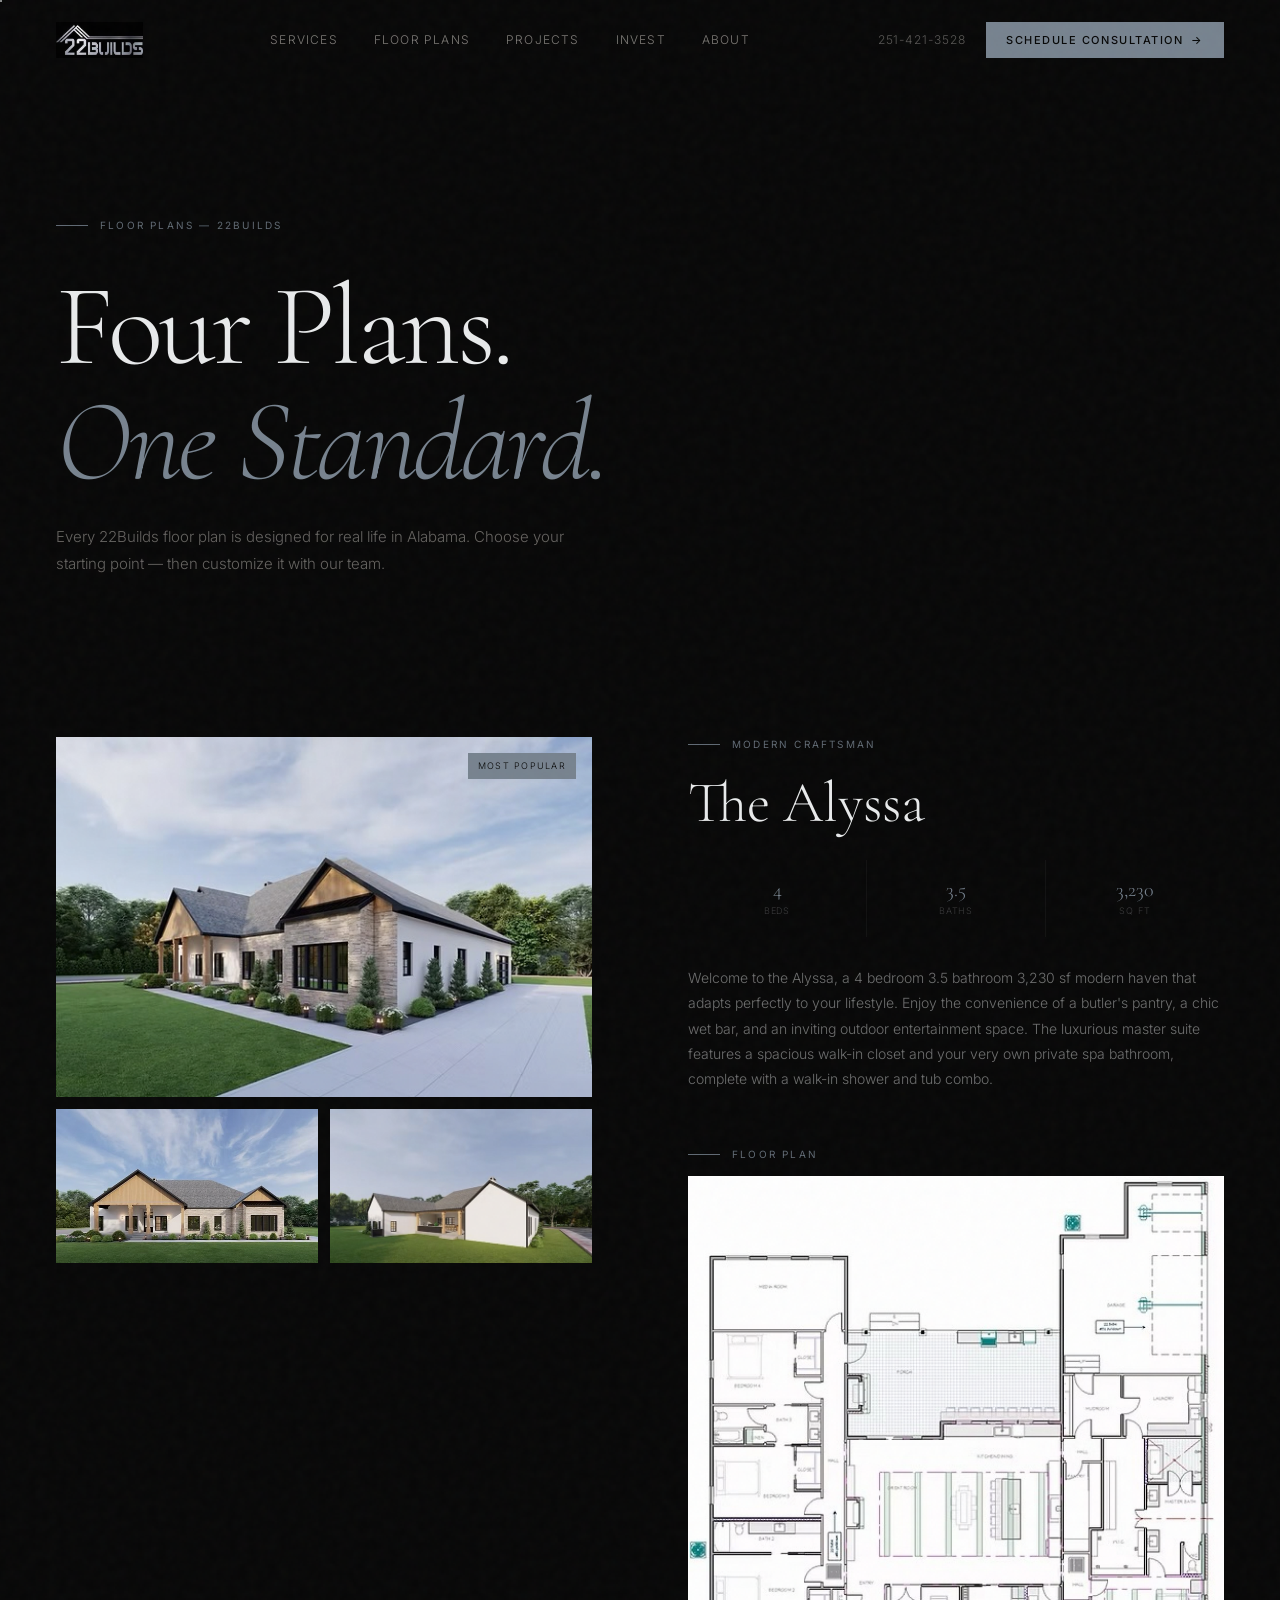
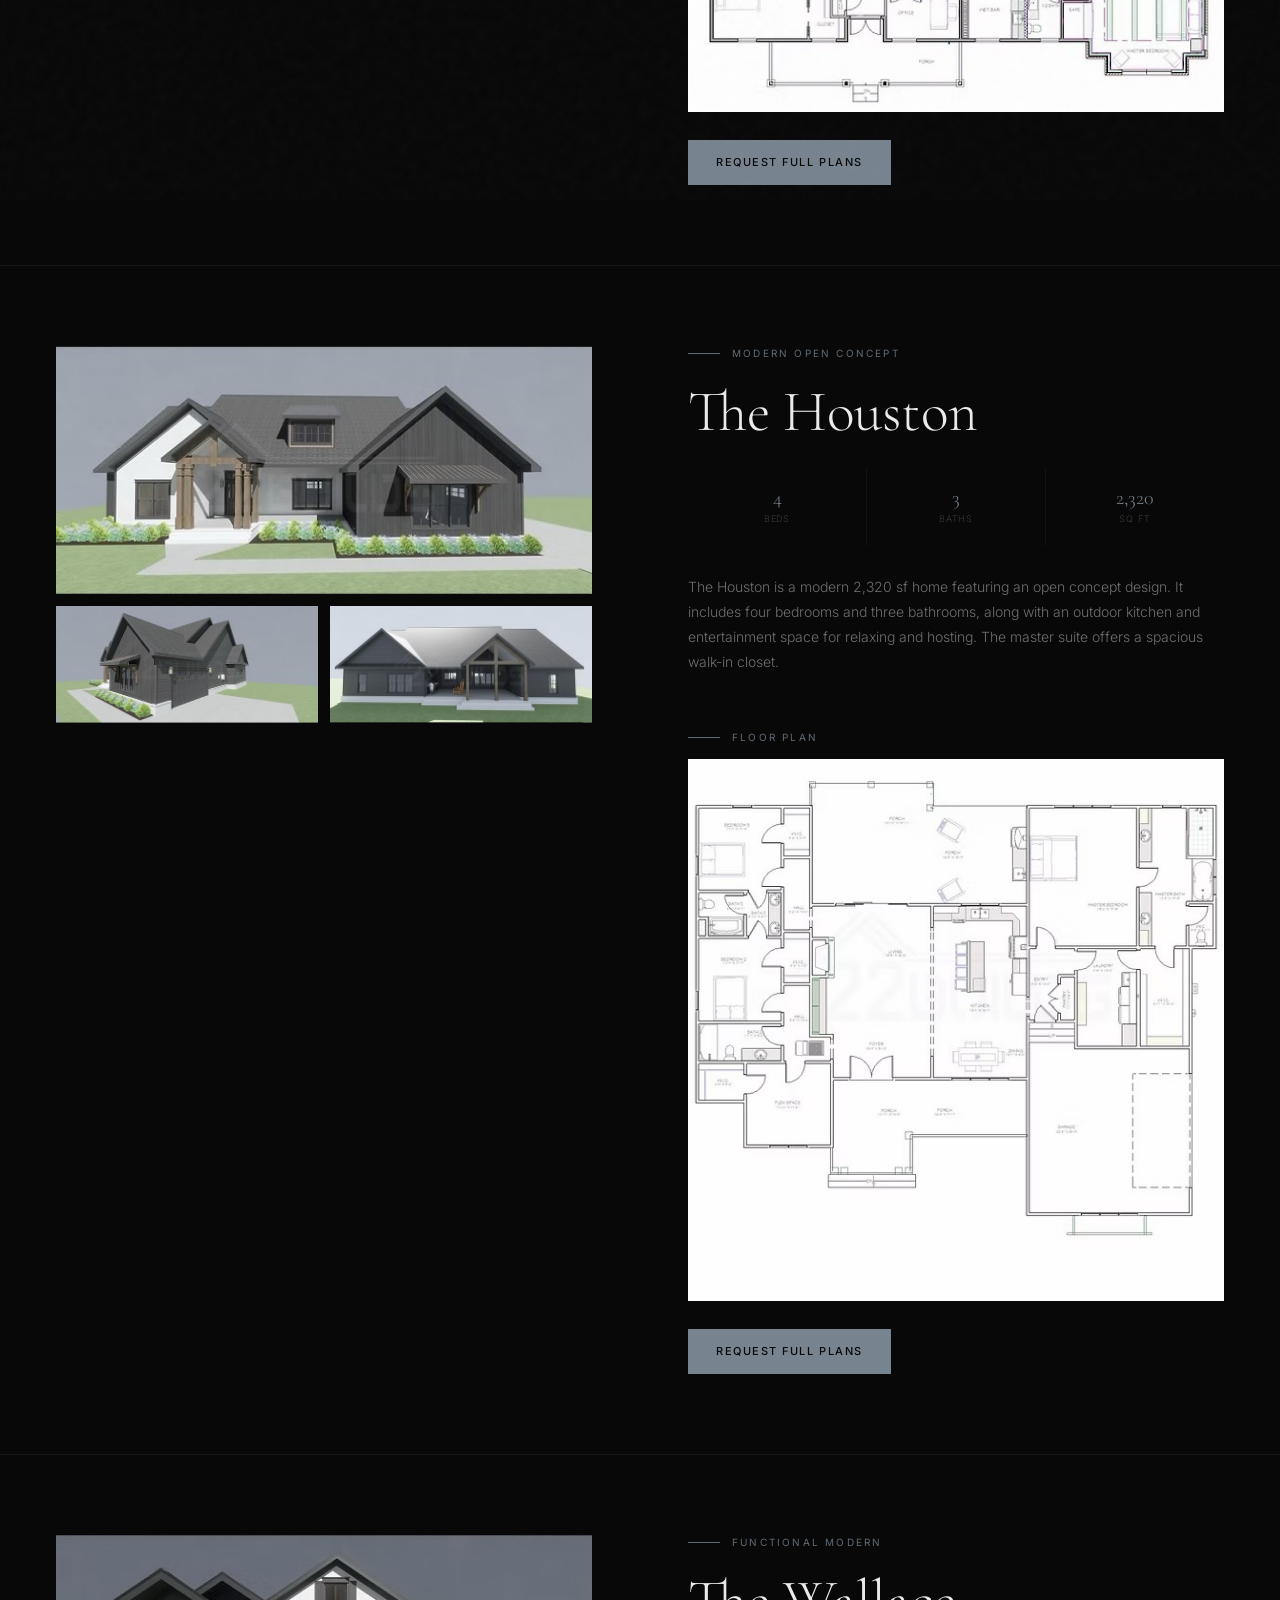
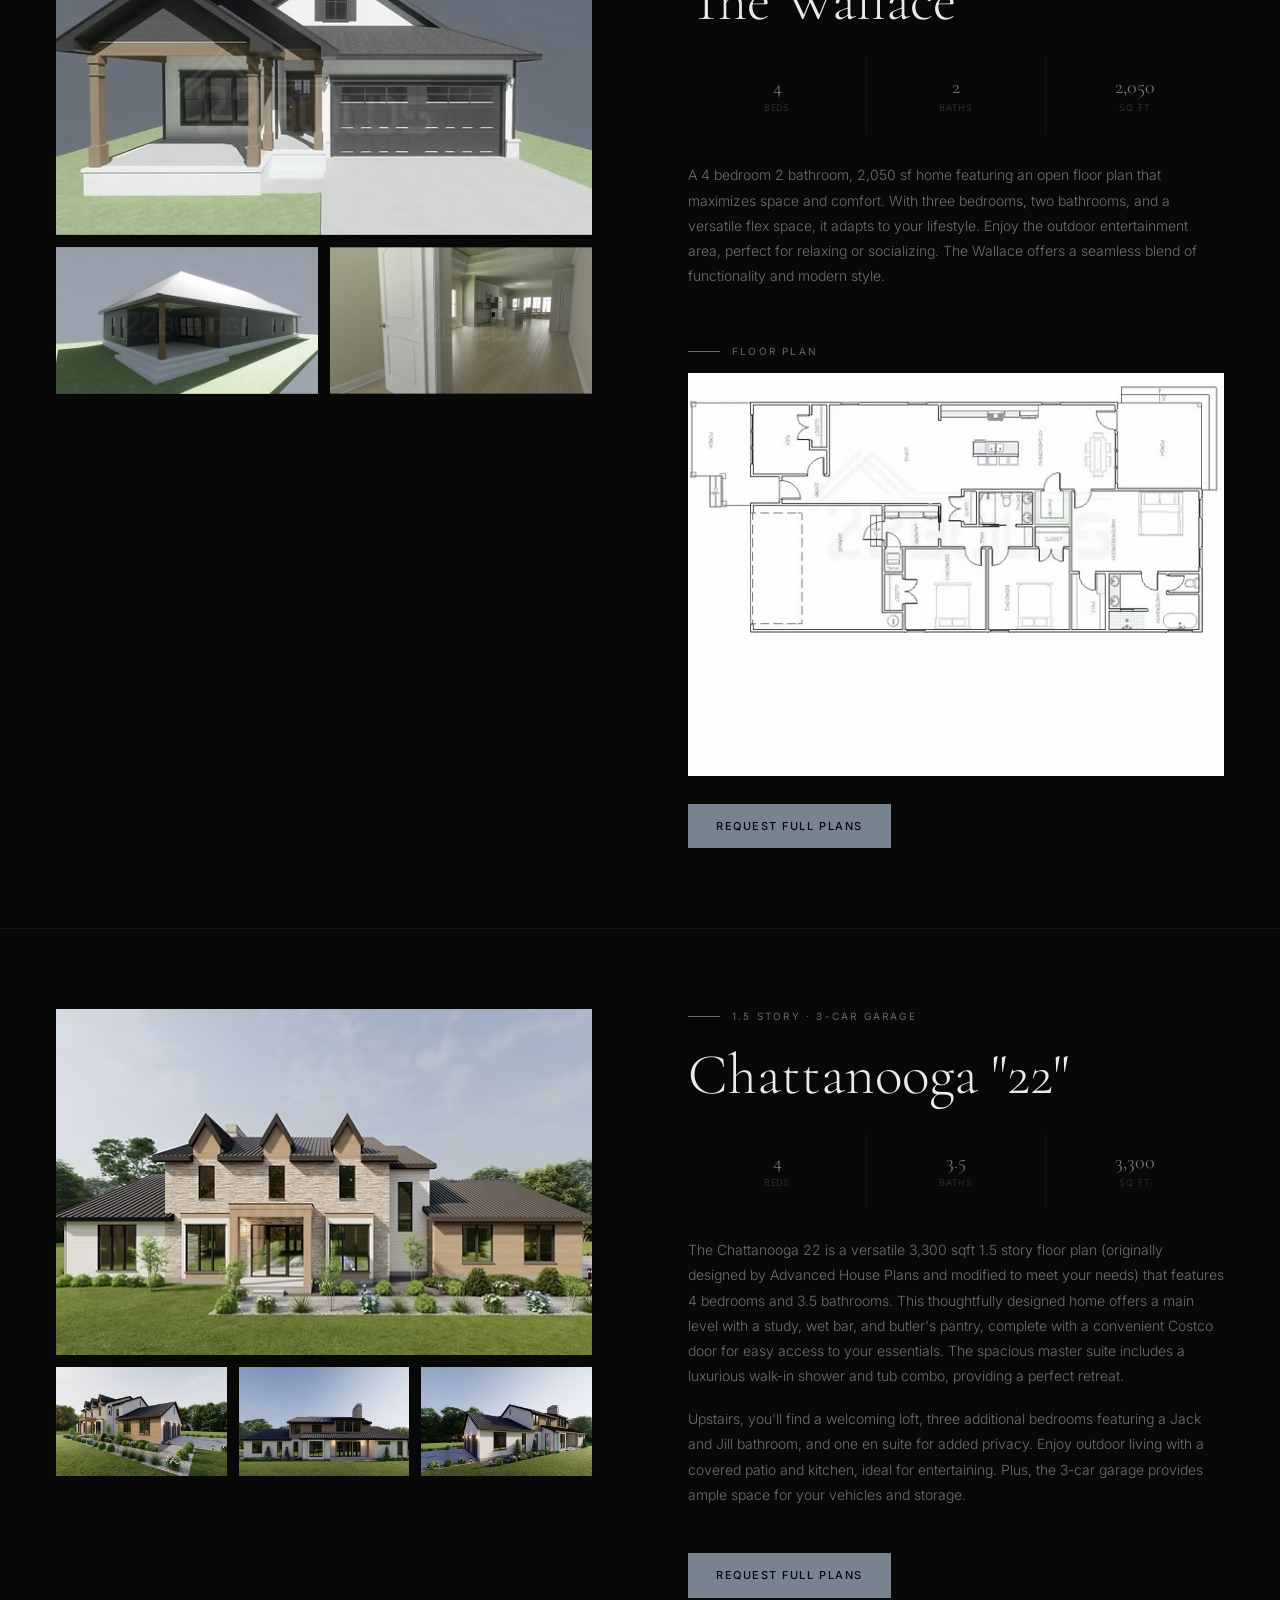
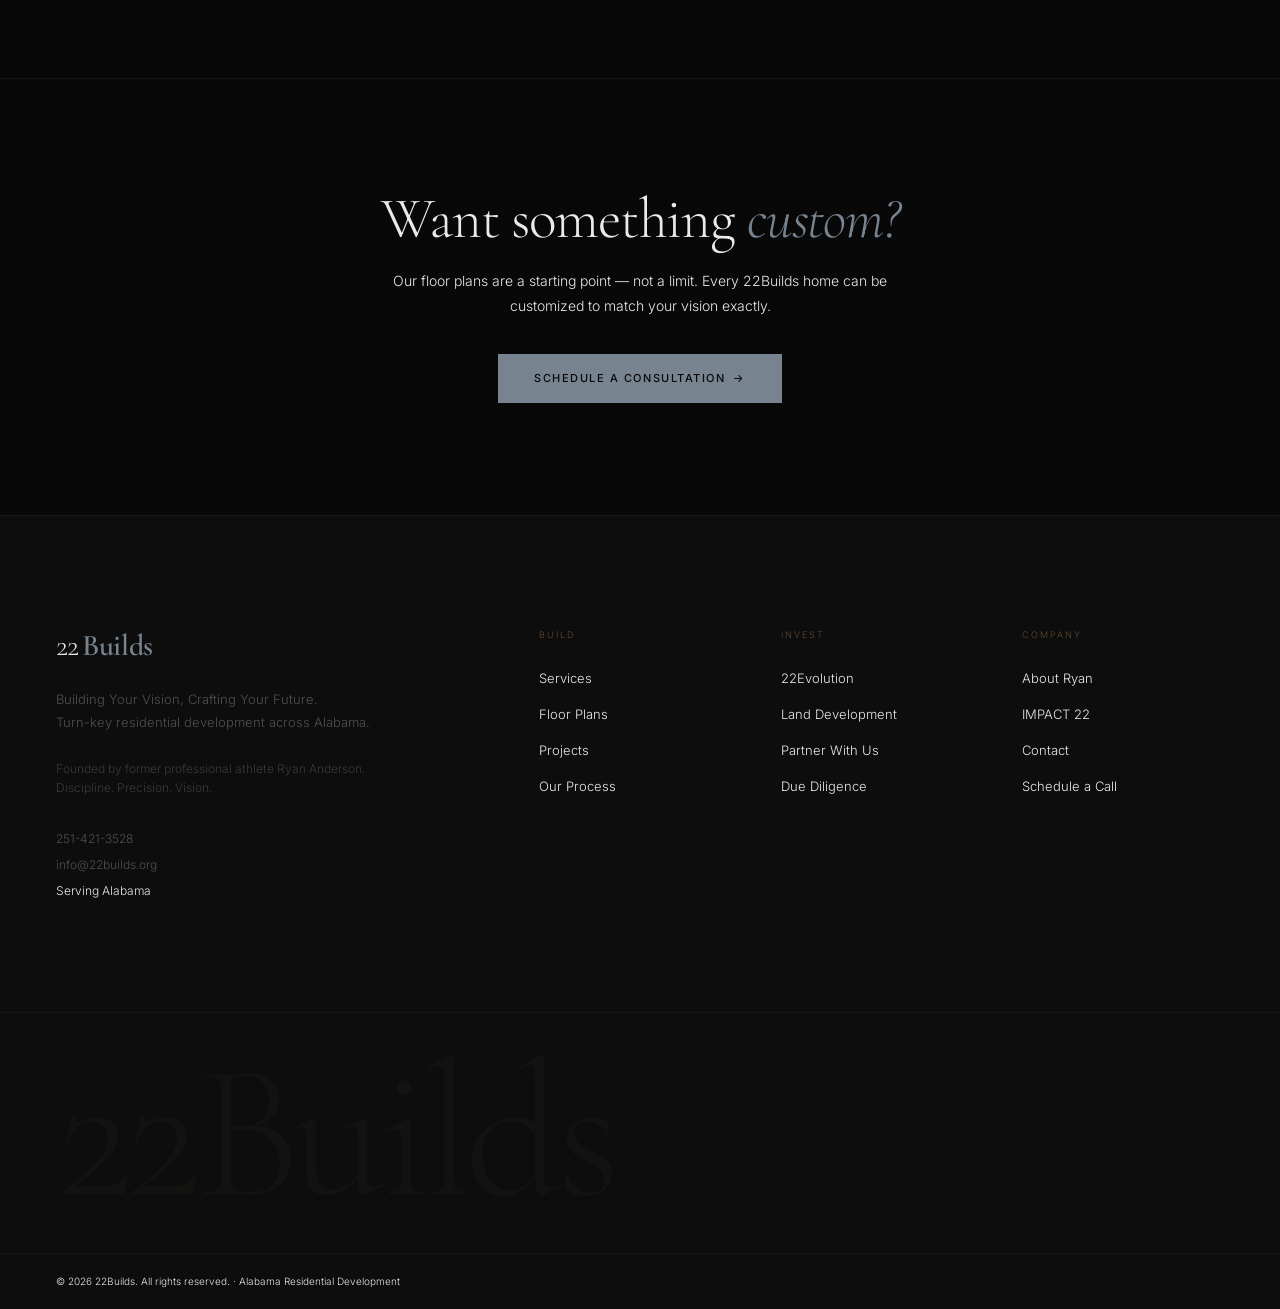
<file: floor-plans.html>
<!DOCTYPE html><html lang="en"><head><meta charSet="utf-8"/><meta name="viewport" content="width=device-width, initial-scale=1"/><link rel="stylesheet" href="/_next/static/css/270f8f19484fb6d4.css" data-precedence="next"/><link rel="preload" as="script" fetchPriority="low" href="/_next/static/chunks/webpack-cb86a99cd2f791d1.js"/><title>22Builds — Building Your Vision. Crafting Your Future.</title><meta name="description" content="Turn-key residential development across Alabama. Founded by former professional athlete Ryan Anderson. Custom homes, renovations, floor plans, and land development."/><meta name="keywords" content="custom home builder Alabama,Alabama residential development,luxury homes Baldwin County,custom homes Gulf Shores,new construction Alabama,22Builds Ryan Anderson,turn-key home builder Alabama"/><meta property="og:title" content="22Builds — Building Your Vision. Crafting Your Future."/><meta property="og:description" content="Turn-key residential development across Alabama."/><meta property="og:locale" content="en_US"/><meta property="og:type" content="website"/><meta name="twitter:card" content="summary_large_image"/><meta name="twitter:title" content="22Builds — Alabama Custom Home Builder"/><meta name="twitter:description" content="Turn-key residential development across Alabama."/><link rel="icon" type="image/png" href="/favicon.png"/></head><body class="bg-obsidian text-cream overflow-x-hidden"><div class="grain" aria-hidden="true"></div><div class="fixed top-0 left-0 z-[9998] pointer-events-none mix-blend-difference" style="will-change:opacity,transform;transform:none translateY(-100px) translateX(-50%) translateY(-50%)"><div class="w-2 h-2 rounded-full bg-gold"></div></div><div class="fixed top-0 left-0 z-[9997] pointer-events-none flex items-center justify-center" style="will-change:opacity;transform:none translateY(-100px) translateX(-50%) translateY(-50%)"><div class="absolute inset-0 rounded-full border border-gold" style="border-radius:50%;will-change:opacity,transform"></div></div><div class="fixed top-0 left-0 right-0 h-[1px] bg-gold z-[200] origin-left" style="transform:scaleX(0)"></div><nav class="fixed top-0 left-0 right-0 z-[100] transition-all duration-500 bg-transparent" style="will-change:transform"><div class="max-w-[1440px] mx-auto px-6 md:px-10 lg:px-14"><div class="flex items-center justify-between h-[70px] md:h-20"><a class="group flex items-center" data-cursor="default" href="/"><img src="/images/logo.jpg" alt="22Builds" style="height:36px;width:auto;display:block"/></a><div class="hidden lg:flex items-center gap-9"><a class="font-body text-[12px] tracking-[0.1em] uppercase text-cream/50 hover:text-cream link-underline transition-colors duration-300" data-cursor="hover" href="/services">Services</a><a class="font-body text-[12px] tracking-[0.1em] uppercase text-cream/50 hover:text-cream link-underline transition-colors duration-300" data-cursor="hover" href="/floor-plans">Floor Plans</a><a class="font-body text-[12px] tracking-[0.1em] uppercase text-cream/50 hover:text-cream link-underline transition-colors duration-300" data-cursor="hover" href="/projects">Projects</a><a class="font-body text-[12px] tracking-[0.1em] uppercase text-cream/50 hover:text-cream link-underline transition-colors duration-300" data-cursor="hover" href="/invest">Invest</a><a class="font-body text-[12px] tracking-[0.1em] uppercase text-cream/50 hover:text-cream link-underline transition-colors duration-300" data-cursor="hover" href="/about">About</a></div><div class="hidden lg:flex items-center gap-5"><a href="tel:2514213528" class="font-body text-[12px] tracking-[0.08em] text-cream/35 hover:text-cream transition-colors duration-300" data-cursor="hover">251-421-3528</a><a class="group flex items-center gap-2 font-body text-[11px] font-medium tracking-[0.14em] uppercase text-obsidian bg-bronze px-5 py-2.5 hover:bg-bronze-light transition-colors duration-300" data-cursor="hover" href="/contact"><span>Schedule Consultation</span><span class="group-hover:translate-x-0.5 transition-transform duration-200">→</span></a></div><button class="lg:hidden w-8 h-8 flex flex-col justify-center gap-[5px]" aria-label="Toggle menu" data-cursor="hover"><span class="block w-full h-px bg-cream" style="will-change:transform"></span><span class="block w-2/3 h-px bg-bronze" style="will-change:opacity"></span><span class="block w-full h-px bg-cream" style="will-change:transform"></span></button></div></div></nav><main><div class="bg-obsidian min-h-screen"><section class="pt-40 md:pt-52 pb-16 md:pb-20 max-w-[1440px] mx-auto px-6 md:px-10 lg:px-14"><div class="overline-tag mb-9">Floor Plans — 22Builds</div><h1 class="font-display text-hero font-light text-cream leading-none mb-6" style="opacity:1;will-change:opacity,transform;transform:none">Four Plans.<br/><span class="italic text-bronze">One Standard.</span></h1><p class="font-body text-[15px] font-light text-cream/40 max-w-lg leading-[1.8]" style="opacity:1;will-change:opacity,transform;transform:none">Every 22Builds floor plan is designed for real life in Alabama. Choose your starting point — then customize it with our team.</p></section><section id="alyssa" style=""><div class="max-w-[1440px] mx-auto px-6 md:px-10 lg:px-14" style="padding-top:80px;padding-bottom:80px;"><div class="grid grid-cols-1 lg:grid-cols-2 gap-16 lg:gap-24"><div><div style="position:relative;overflow:hidden;margin-bottom:12px;"><img src="/images/alyssa-1.jpg" alt="The Alyssa — front exterior render" style="width:100%;height:auto;display:block;"/><div class="font-body bg-bronze text-obsidian" style="position:absolute;top:16px;right:16px;font-size:9px;letter-spacing:0.14em;text-transform:uppercase;padding:6px 10px;">Most Popular</div></div><div style="display:grid;grid-template-columns:repeat(2,1fr);gap:12px;"><img src="/images/alyssa-2.jpg" alt="The Alyssa — front elevation" style="width:100%;height:100%;object-fit:cover;display:block;"/><img src="/images/alyssa-3.jpg" alt="The Alyssa — rear covered patio" style="width:100%;height:100%;object-fit:cover;display:block;"/></div></div><div style="display:flex;flex-direction:column;justify-content:flex-start;"><div class="overline-tag" style="margin-bottom:20px;">Modern Craftsman</div><h2 class="font-display text-cream" style="font-size:clamp(2rem,4.5vw,4rem);font-weight:300;line-height:1.1;margin-bottom:24px;">The Alyssa</h2><div style="display:grid;grid-template-columns:repeat(3,1fr);gap:1px;background:rgba(255,255,255,0.04);margin-bottom:28px;"><div style="background:#080808;padding:20px 12px;display:flex;flex-direction:column;align-items:center;gap:4px;"><span class="stat-num" style="font-size:20px;">4</span><span class="font-body" style="font-size:9px;letter-spacing:0.1em;text-transform:uppercase;color:rgba(232,234,235,0.22);text-align:center;">Beds</span></div><div style="background:#080808;padding:20px 12px;display:flex;flex-direction:column;align-items:center;gap:4px;"><span class="stat-num" style="font-size:20px;">3.5</span><span class="font-body" style="font-size:9px;letter-spacing:0.1em;text-transform:uppercase;color:rgba(232,234,235,0.22);text-align:center;">Baths</span></div><div style="background:#080808;padding:20px 12px;display:flex;flex-direction:column;align-items:center;gap:4px;"><span class="stat-num" style="font-size:20px;">3,230</span><span class="font-body" style="font-size:9px;letter-spacing:0.1em;text-transform:uppercase;color:rgba(232,234,235,0.22);text-align:center;">Sq Ft</span></div></div><p class="font-body" style="font-size:14px;font-weight:300;color:rgba(232,234,235,0.45);line-height:1.8;margin-bottom:18px;">Welcome to the Alyssa, a 4 bedroom 3.5 bathroom 3,230 sf modern haven that adapts perfectly to your lifestyle. Enjoy the convenience of a butler's pantry, a chic wet bar, and an inviting outdoor entertainment space. The luxurious master suite features a spacious walk-in closet and your very own private spa bathroom, complete with a walk-in shower and tub combo.</p><div style="margin-top:28px;"><div class="overline-tag" style="margin-bottom:14px;">Floor Plan</div><img src="/images/alyssa-floorplan.jpg" alt="The Alyssa floor plan drawing" style="width:100%;height:auto;display:block;background:#fff;border:1px solid rgba(255,255,255,0.08);"/></div><a class="font-body bg-bronze text-obsidian" data-cursor="hover" href="/contact" style="display:inline-block;align-self:flex-start;font-size:11px;font-weight:500;letter-spacing:0.14em;text-transform:uppercase;padding:14px 28px;margin-top:28px;text-decoration:none;">Request Full Plans</a></div></div></div></section><section id="houston" style="border-top:1px solid rgba(255,255,255,0.05);"><div class="max-w-[1440px] mx-auto px-6 md:px-10 lg:px-14" style="padding-top:80px;padding-bottom:80px;"><div class="grid grid-cols-1 lg:grid-cols-2 gap-16 lg:gap-24"><div><div style="position:relative;overflow:hidden;margin-bottom:12px;"><img src="/images/houston-1.jpg" alt="The Houston — front exterior render" style="width:100%;height:auto;display:block;"/></div><div style="display:grid;grid-template-columns:repeat(2,1fr);gap:12px;"><img src="/images/houston-2.jpg" alt="The Houston — side exterior" style="width:100%;height:100%;object-fit:cover;display:block;"/><img src="/images/houston-3.jpg" alt="The Houston — rear covered porch" style="width:100%;height:100%;object-fit:cover;display:block;"/></div></div><div style="display:flex;flex-direction:column;justify-content:flex-start;"><div class="overline-tag" style="margin-bottom:20px;">Modern Open Concept</div><h2 class="font-display text-cream" style="font-size:clamp(2rem,4.5vw,4rem);font-weight:300;line-height:1.1;margin-bottom:24px;">The Houston</h2><div style="display:grid;grid-template-columns:repeat(3,1fr);gap:1px;background:rgba(255,255,255,0.04);margin-bottom:28px;"><div style="background:#080808;padding:20px 12px;display:flex;flex-direction:column;align-items:center;gap:4px;"><span class="stat-num" style="font-size:20px;">4</span><span class="font-body" style="font-size:9px;letter-spacing:0.1em;text-transform:uppercase;color:rgba(232,234,235,0.22);text-align:center;">Beds</span></div><div style="background:#080808;padding:20px 12px;display:flex;flex-direction:column;align-items:center;gap:4px;"><span class="stat-num" style="font-size:20px;">3</span><span class="font-body" style="font-size:9px;letter-spacing:0.1em;text-transform:uppercase;color:rgba(232,234,235,0.22);text-align:center;">Baths</span></div><div style="background:#080808;padding:20px 12px;display:flex;flex-direction:column;align-items:center;gap:4px;"><span class="stat-num" style="font-size:20px;">2,320</span><span class="font-body" style="font-size:9px;letter-spacing:0.1em;text-transform:uppercase;color:rgba(232,234,235,0.22);text-align:center;">Sq Ft</span></div></div><p class="font-body" style="font-size:14px;font-weight:300;color:rgba(232,234,235,0.45);line-height:1.8;margin-bottom:18px;">The Houston is a modern 2,320 sf home featuring an open concept design. It includes four bedrooms and three bathrooms, along with an outdoor kitchen and entertainment space for relaxing and hosting. The master suite offers a spacious walk-in closet.</p><div style="margin-top:28px;"><div class="overline-tag" style="margin-bottom:14px;">Floor Plan</div><img src="/images/houston-floorplan.jpg" alt="The Houston floor plan drawing" style="width:100%;height:auto;display:block;background:#fff;border:1px solid rgba(255,255,255,0.08);"/></div><a class="font-body bg-bronze text-obsidian" data-cursor="hover" href="/contact" style="display:inline-block;align-self:flex-start;font-size:11px;font-weight:500;letter-spacing:0.14em;text-transform:uppercase;padding:14px 28px;margin-top:28px;text-decoration:none;">Request Full Plans</a></div></div></div></section><section id="wallace" style="border-top:1px solid rgba(255,255,255,0.05);"><div class="max-w-[1440px] mx-auto px-6 md:px-10 lg:px-14" style="padding-top:80px;padding-bottom:80px;"><div class="grid grid-cols-1 lg:grid-cols-2 gap-16 lg:gap-24"><div><div style="position:relative;overflow:hidden;margin-bottom:12px;"><img src="/images/wallace-1.jpg" alt="The Wallace — front exterior render" style="width:100%;height:auto;display:block;"/></div><div style="display:grid;grid-template-columns:repeat(2,1fr);gap:12px;"><img src="/images/wallace-2.jpg" alt="The Wallace — rear covered patio" style="width:100%;height:100%;object-fit:cover;display:block;"/><img src="/images/wallace-interior.jpg" alt="The Wallace — open concept interior" style="width:100%;height:100%;object-fit:cover;display:block;"/></div></div><div style="display:flex;flex-direction:column;justify-content:flex-start;"><div class="overline-tag" style="margin-bottom:20px;">Functional Modern</div><h2 class="font-display text-cream" style="font-size:clamp(2rem,4.5vw,4rem);font-weight:300;line-height:1.1;margin-bottom:24px;">The Wallace</h2><div style="display:grid;grid-template-columns:repeat(3,1fr);gap:1px;background:rgba(255,255,255,0.04);margin-bottom:28px;"><div style="background:#080808;padding:20px 12px;display:flex;flex-direction:column;align-items:center;gap:4px;"><span class="stat-num" style="font-size:20px;">4</span><span class="font-body" style="font-size:9px;letter-spacing:0.1em;text-transform:uppercase;color:rgba(232,234,235,0.22);text-align:center;">Beds</span></div><div style="background:#080808;padding:20px 12px;display:flex;flex-direction:column;align-items:center;gap:4px;"><span class="stat-num" style="font-size:20px;">2</span><span class="font-body" style="font-size:9px;letter-spacing:0.1em;text-transform:uppercase;color:rgba(232,234,235,0.22);text-align:center;">Baths</span></div><div style="background:#080808;padding:20px 12px;display:flex;flex-direction:column;align-items:center;gap:4px;"><span class="stat-num" style="font-size:20px;">2,050</span><span class="font-body" style="font-size:9px;letter-spacing:0.1em;text-transform:uppercase;color:rgba(232,234,235,0.22);text-align:center;">Sq Ft</span></div></div><p class="font-body" style="font-size:14px;font-weight:300;color:rgba(232,234,235,0.45);line-height:1.8;margin-bottom:18px;">A 4 bedroom 2 bathroom, 2,050 sf home featuring an open floor plan that maximizes space and comfort. With three bedrooms, two bathrooms, and a versatile flex space, it adapts to your lifestyle. Enjoy the outdoor entertainment area, perfect for relaxing or socializing. The Wallace offers a seamless blend of functionality and modern style.</p><div style="margin-top:28px;"><div class="overline-tag" style="margin-bottom:14px;">Floor Plan</div><img src="/images/wallace-floorplan.jpg" alt="The Wallace floor plan drawing" style="width:100%;height:auto;display:block;background:#fff;border:1px solid rgba(255,255,255,0.08);"/></div><a class="font-body bg-bronze text-obsidian" data-cursor="hover" href="/contact" style="display:inline-block;align-self:flex-start;font-size:11px;font-weight:500;letter-spacing:0.14em;text-transform:uppercase;padding:14px 28px;margin-top:28px;text-decoration:none;">Request Full Plans</a></div></div></div></section><section id="chattanooga" style="border-top:1px solid rgba(255,255,255,0.05);"><div class="max-w-[1440px] mx-auto px-6 md:px-10 lg:px-14" style="padding-top:80px;padding-bottom:80px;"><div class="grid grid-cols-1 lg:grid-cols-2 gap-16 lg:gap-24"><div><div style="position:relative;overflow:hidden;margin-bottom:12px;"><img src="/images/chattanooga-1.jpg" alt="Chattanooga 22 — front exterior render" style="width:100%;height:auto;display:block;"/></div><div style="display:grid;grid-template-columns:repeat(3,1fr);gap:12px;"><img src="/images/chattanooga-2.jpg" alt="Chattanooga 22 — angled exterior with landscaping" style="width:100%;height:100%;object-fit:cover;display:block;"/><img src="/images/chattanooga-3.jpg" alt="Chattanooga 22 — rear exterior" style="width:100%;height:100%;object-fit:cover;display:block;"/><img src="/images/chattanooga-4.jpg" alt="Chattanooga 22 — side exterior" style="width:100%;height:100%;object-fit:cover;display:block;"/></div></div><div style="display:flex;flex-direction:column;justify-content:flex-start;"><div class="overline-tag" style="margin-bottom:20px;">1.5 Story · 3-Car Garage</div><h2 class="font-display text-cream" style="font-size:clamp(2rem,4.5vw,4rem);font-weight:300;line-height:1.1;margin-bottom:24px;">Chattanooga &quot;22&quot;</h2><div style="display:grid;grid-template-columns:repeat(3,1fr);gap:1px;background:rgba(255,255,255,0.04);margin-bottom:28px;"><div style="background:#080808;padding:20px 12px;display:flex;flex-direction:column;align-items:center;gap:4px;"><span class="stat-num" style="font-size:20px;">4</span><span class="font-body" style="font-size:9px;letter-spacing:0.1em;text-transform:uppercase;color:rgba(232,234,235,0.22);text-align:center;">Beds</span></div><div style="background:#080808;padding:20px 12px;display:flex;flex-direction:column;align-items:center;gap:4px;"><span class="stat-num" style="font-size:20px;">3.5</span><span class="font-body" style="font-size:9px;letter-spacing:0.1em;text-transform:uppercase;color:rgba(232,234,235,0.22);text-align:center;">Baths</span></div><div style="background:#080808;padding:20px 12px;display:flex;flex-direction:column;align-items:center;gap:4px;"><span class="stat-num" style="font-size:20px;">3,300</span><span class="font-body" style="font-size:9px;letter-spacing:0.1em;text-transform:uppercase;color:rgba(232,234,235,0.22);text-align:center;">Sq Ft</span></div></div><p class="font-body" style="font-size:14px;font-weight:300;color:rgba(232,234,235,0.45);line-height:1.8;margin-bottom:18px;">The Chattanooga 22 is a versatile 3,300 sqft 1.5 story floor plan (originally designed by Advanced House Plans and modified to meet your needs) that features 4 bedrooms and 3.5 bathrooms. This thoughtfully designed home offers a main level with a study, wet bar, and butler's pantry, complete with a convenient Costco door for easy access to your essentials. The spacious master suite includes a luxurious walk-in shower and tub combo, providing a perfect retreat.</p><p class="font-body" style="font-size:14px;font-weight:300;color:rgba(232,234,235,0.45);line-height:1.8;margin-bottom:18px;">Upstairs, you'll find a welcoming loft, three additional bedrooms featuring a Jack and Jill bathroom, and one en suite for added privacy. Enjoy outdoor living with a covered patio and kitchen, ideal for entertaining. Plus, the 3-car garage provides ample space for your vehicles and storage.</p><a class="font-body bg-bronze text-obsidian" data-cursor="hover" href="/contact" style="display:inline-block;align-self:flex-start;font-size:11px;font-weight:500;letter-spacing:0.14em;text-transform:uppercase;padding:14px 28px;margin-top:28px;text-decoration:none;">Request Full Plans</a></div></div></div></section><section class="border-t border-white/[0.05] py-28 text-center"><div class="max-w-xl mx-auto px-6" style="opacity:1;transform:none"><h2 class="font-display text-section font-light text-cream mb-5">Want something <span class="italic text-bronze">custom?</span></h2><p class="font-body text-[14px] font-light text-cream/38 leading-[1.8] mb-9">Our floor plans are a starting point — not a limit. Every 22Builds home can be customized to match your vision exactly.</p><a class="group inline-flex items-center gap-2 font-body text-[11px] font-medium tracking-[0.14em] uppercase text-obsidian bg-bronze px-9 py-4 hover:bg-bronze-light transition-colors duration-300" data-cursor="enter" href="/contact">Schedule a Consultation <span class="group-hover:translate-x-0.5 transition-transform">→</span></a></div></section></div></main><footer class="relative bg-pitch border-t border-white/[0.04] overflow-hidden"><div class="max-w-[1440px] mx-auto px-6 md:px-10 lg:px-14 py-20 md:py-28"><div class="grid grid-cols-1 md:grid-cols-2 lg:grid-cols-5 gap-14 md:gap-10"><div class="lg:col-span-2"><div style="opacity:1;transform:none"><div class="flex items-baseline gap-[3px] mb-6"><span class="font-display text-3xl font-light text-cream tracking-[-0.02em]">22</span><span class="font-display text-3xl font-semibold text-bronze tracking-[-0.01em]">Builds</span></div><p class="font-body text-[13px] font-light text-cream/30 leading-[1.8] max-w-xs mb-6">Building Your Vision, Crafting Your Future.<br/>Turn-key residential development across Alabama.</p><p class="font-body text-[12px] font-light text-cream/20 leading-relaxed max-w-xs mb-8">Founded by former professional athlete Ryan Anderson.<br/>Discipline. Precision. Vision.</p><div class="space-y-2"><a href="tel:2514213528" class="block font-body text-[12px] text-cream/30 hover:text-bronze transition-colors duration-300" data-cursor="hover">251-421-3528</a><a href="mailto:info@22builds.org" class="block font-body text-[12px] text-cream/30 hover:text-bronze transition-colors duration-300" data-cursor="hover">info@22builds.org</a><p class="font-body text-[12px] text-cream/18">Serving Alabama</p></div></div></div><div style="opacity:1;transform:none"><p class="font-body text-[9px] tracking-[0.22em] uppercase text-bronze/50 mb-6">Build</p><ul class="space-y-3"><li><a class="font-body text-[13px] font-light text-cream/28 hover:text-cream/60 link-underline transition-colors duration-300" data-cursor="hover" href="/services">Services</a></li><li><a class="font-body text-[13px] font-light text-cream/28 hover:text-cream/60 link-underline transition-colors duration-300" data-cursor="hover" href="/floor-plans">Floor Plans</a></li><li><a class="font-body text-[13px] font-light text-cream/28 hover:text-cream/60 link-underline transition-colors duration-300" data-cursor="hover" href="/projects">Projects</a></li><li><a class="font-body text-[13px] font-light text-cream/28 hover:text-cream/60 link-underline transition-colors duration-300" data-cursor="hover" href="/services#process">Our Process</a></li></ul></div><div style="opacity:1;transform:none"><p class="font-body text-[9px] tracking-[0.22em] uppercase text-bronze/50 mb-6">Invest</p><ul class="space-y-3"><li><a class="font-body text-[13px] font-light text-cream/28 hover:text-cream/60 link-underline transition-colors duration-300" data-cursor="hover" href="/invest">22Evolution</a></li><li><a class="font-body text-[13px] font-light text-cream/28 hover:text-cream/60 link-underline transition-colors duration-300" data-cursor="hover" href="/invest#land">Land Development</a></li><li><a class="font-body text-[13px] font-light text-cream/28 hover:text-cream/60 link-underline transition-colors duration-300" data-cursor="hover" href="/invest#partner">Partner With Us</a></li><li><a class="font-body text-[13px] font-light text-cream/28 hover:text-cream/60 link-underline transition-colors duration-300" data-cursor="hover" href="/invest#diligence">Due Diligence</a></li></ul></div><div style="opacity:1;transform:none"><p class="font-body text-[9px] tracking-[0.22em] uppercase text-bronze/50 mb-6">Company</p><ul class="space-y-3"><li><a class="font-body text-[13px] font-light text-cream/28 hover:text-cream/60 link-underline transition-colors duration-300" data-cursor="hover" href="/about">About Ryan</a></li><li><a class="font-body text-[13px] font-light text-cream/28 hover:text-cream/60 link-underline transition-colors duration-300" data-cursor="hover" href="/about#community">IMPACT 22</a></li><li><a class="font-body text-[13px] font-light text-cream/28 hover:text-cream/60 link-underline transition-colors duration-300" data-cursor="hover" href="/contact">Contact</a></li><li><a class="font-body text-[13px] font-light text-cream/28 hover:text-cream/60 link-underline transition-colors duration-300" data-cursor="hover" href="/contact">Schedule a Call</a></li></ul></div></div></div><div class="overflow-hidden border-t border-white/[0.03]"><div class="max-w-[1440px] mx-auto px-6 md:px-10 lg:px-14"><div class="py-6" style="opacity:1"><div class="font-display font-thin text-cream/[0.025] select-none tracking-[-0.04em] leading-none" style="font-size:clamp(3.5rem, 15vw, 15rem)">22Builds</div></div></div></div><div class="border-t border-white/[0.04]"><div class="max-w-[1440px] mx-auto px-6 md:px-10 lg:px-14 py-5 flex flex-col sm:flex-row items-start sm:items-center justify-between gap-3"><p class="font-body text-[10px] font-light text-cream/18">© <!-- -->2026<!-- --> 22Builds. All rights reserved. · Alabama Residential Development</p><div class="flex gap-5"></div></div></div></footer><div id="mm-mobile-menu" style="display:none;position:fixed;inset:0;z-index:200;background:rgba(8,8,8,0.97);flex-direction:column;align-items:center;justify-content:center;gap:28px;">
<a href="/services" style="font-family:inherit;font-size:13px;letter-spacing:0.1em;text-transform:uppercase;color:#E8EAEB;text-decoration:none;">Services</a>
<a href="/floor-plans" style="font-family:inherit;font-size:13px;letter-spacing:0.1em;text-transform:uppercase;color:#E8EAEB;text-decoration:none;">Floor Plans</a>
<a href="/projects" style="font-family:inherit;font-size:13px;letter-spacing:0.1em;text-transform:uppercase;color:#E8EAEB;text-decoration:none;">Projects</a>
<a href="/invest" style="font-family:inherit;font-size:13px;letter-spacing:0.1em;text-transform:uppercase;color:#E8EAEB;text-decoration:none;">Invest</a>
<a href="/about" style="font-family:inherit;font-size:13px;letter-spacing:0.1em;text-transform:uppercase;color:#E8EAEB;text-decoration:none;">About</a>
<a href="tel:2514213528" style="font-family:inherit;font-size:12px;color:rgba(232,234,235,0.5);text-decoration:none;">251-421-3528</a>
<a href="/contact" style="font-family:inherit;font-size:11px;font-weight:500;letter-spacing:0.14em;text-transform:uppercase;color:#080808;background:#77838F;padding:12px 28px;text-decoration:none;">Schedule Consultation</a>
</div>
<script>
(function(){
  var btn = document.querySelector('button[aria-label="Toggle menu"]');
  var menu = document.getElementById('mm-mobile-menu');
  if (!btn || !menu) return;
  var open = false;
  btn.addEventListener('click', function(){
    open = !open;
    menu.style.display = open ? 'flex' : 'none';
  });
  menu.querySelectorAll('a').forEach(function(a){
    a.addEventListener('click', function(){ open = false; menu.style.display = 'none'; });
  });
}());
</script>
</body></html>
</file>
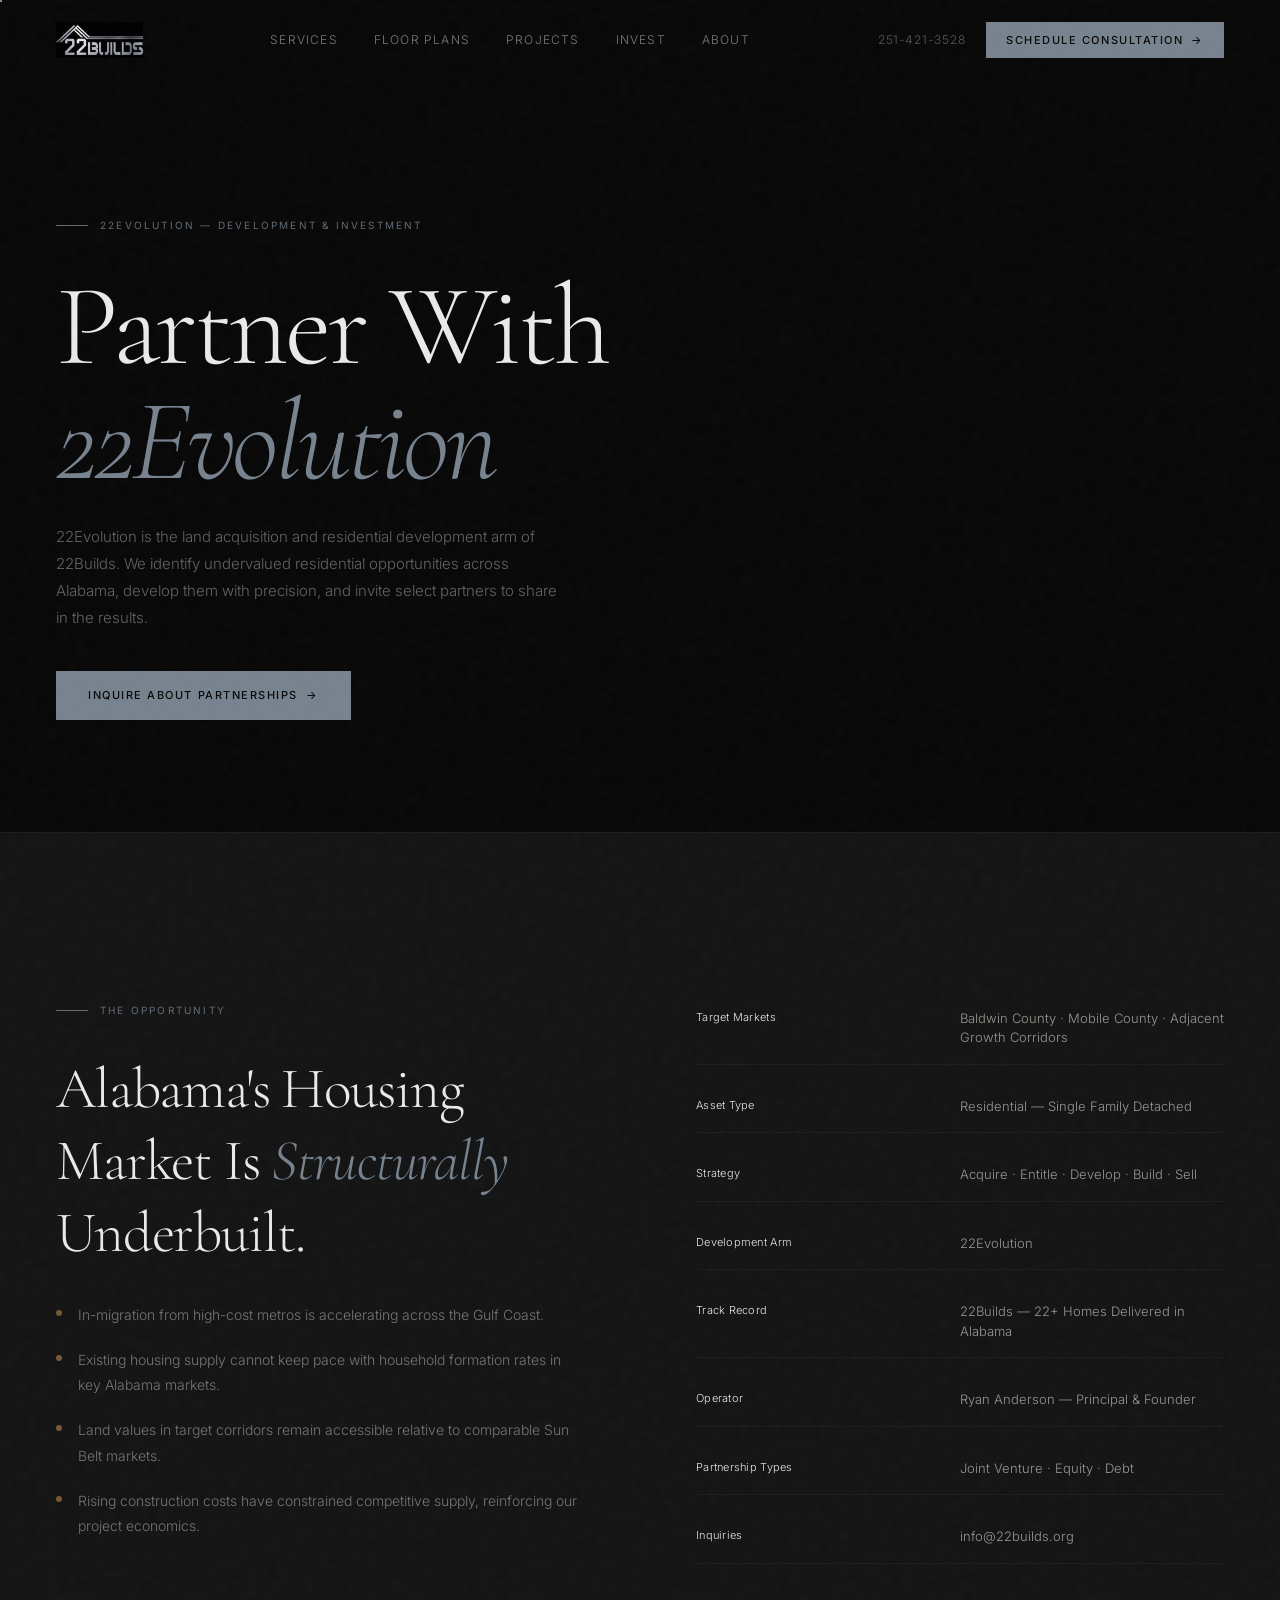
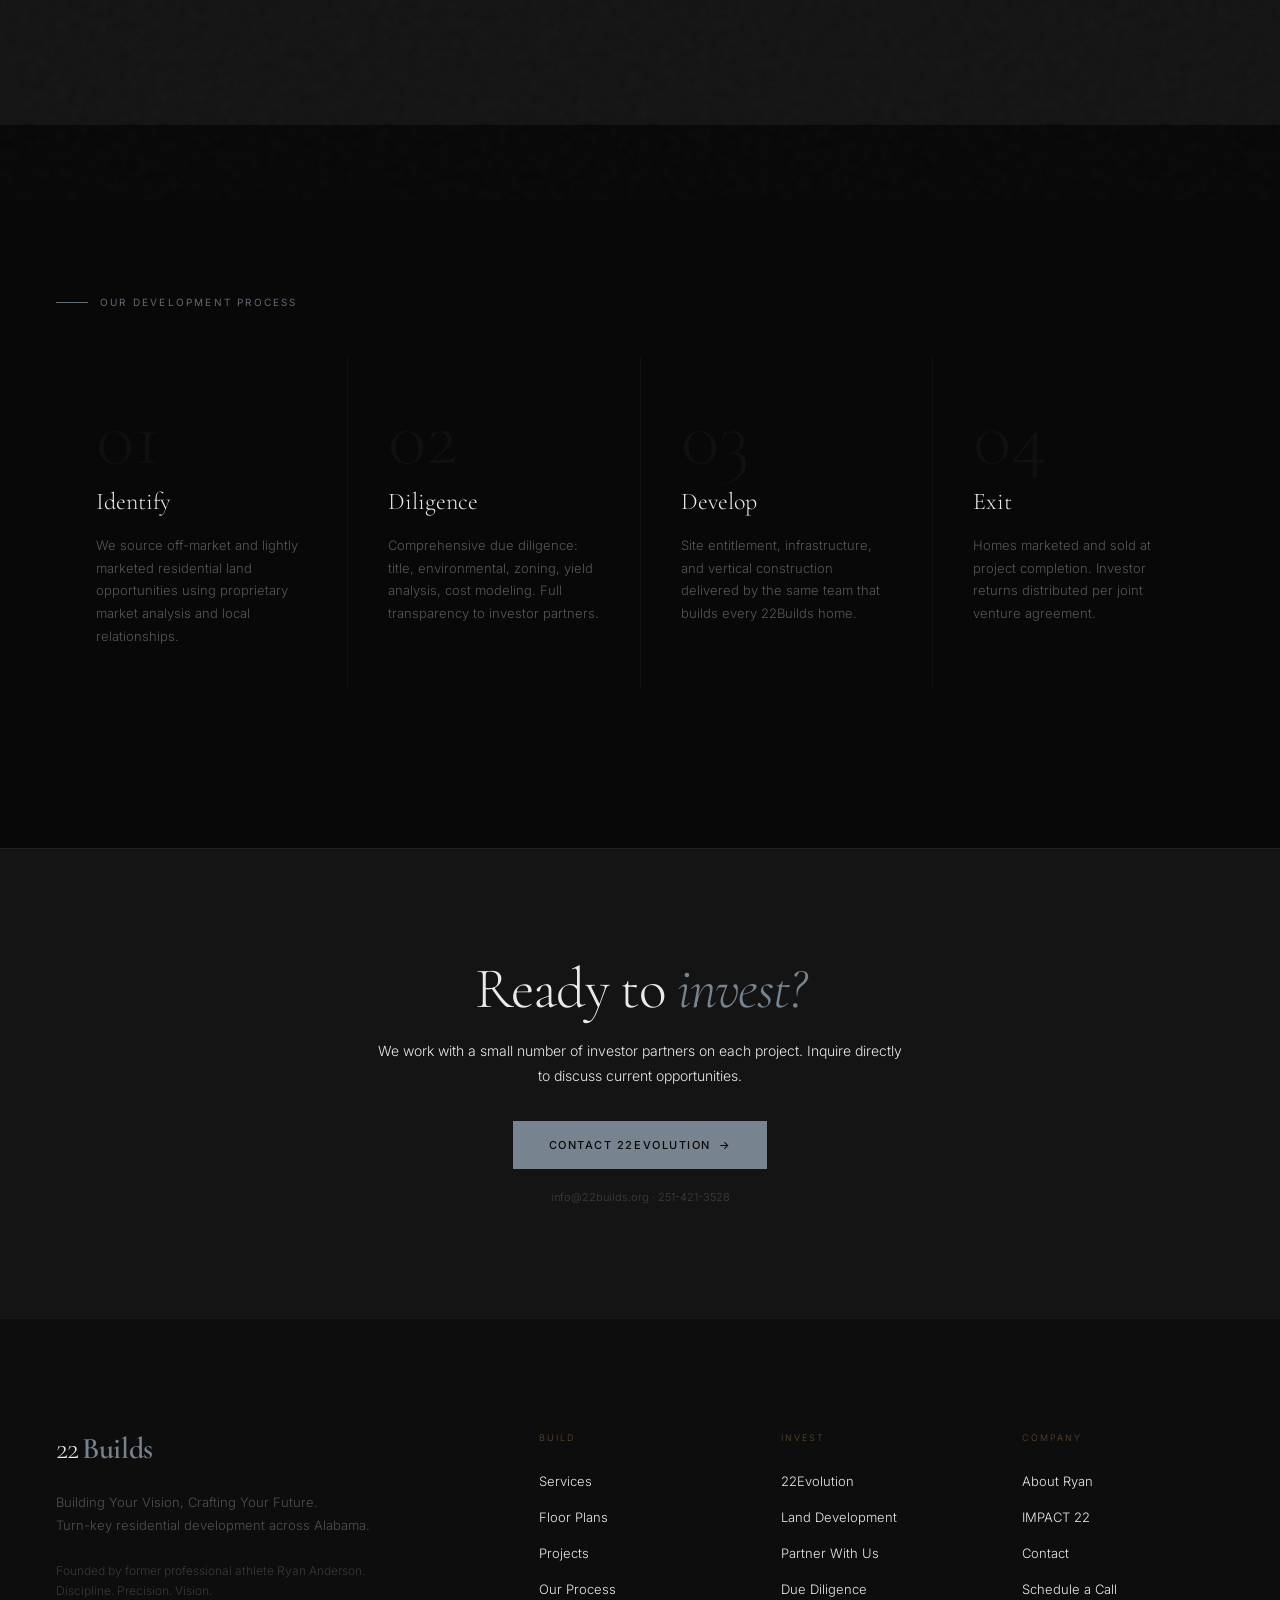
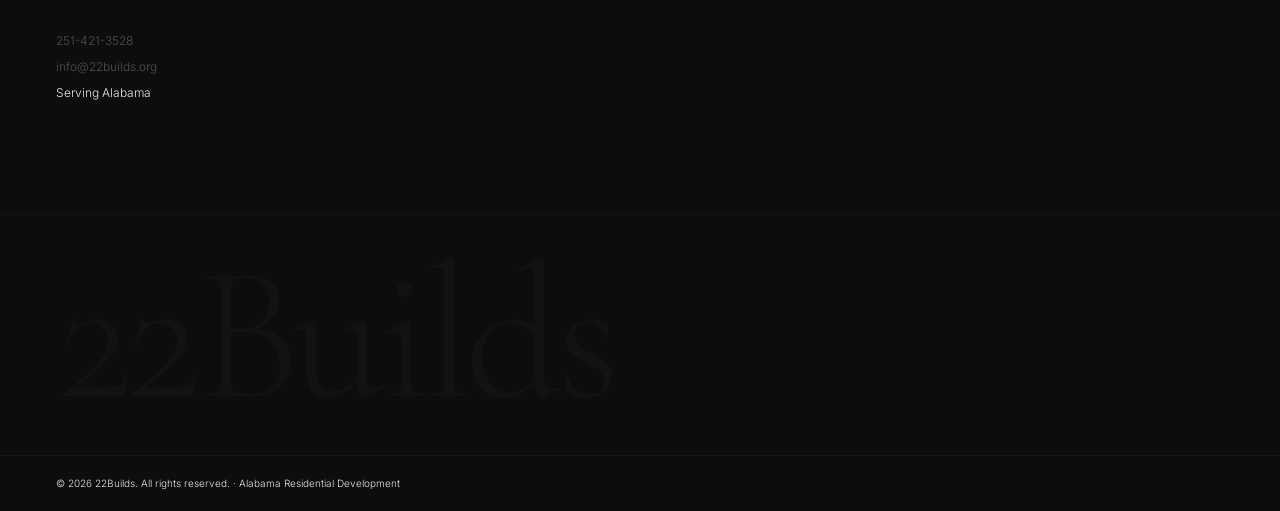
<file: invest.html>
<!DOCTYPE html><html lang="en"><head><meta charSet="utf-8"/><meta name="viewport" content="width=device-width, initial-scale=1"/><link rel="stylesheet" href="/_next/static/css/270f8f19484fb6d4.css" data-precedence="next"/><link rel="preload" as="script" fetchPriority="low" href="/_next/static/chunks/webpack-cb86a99cd2f791d1.js"/><title>22Builds — Building Your Vision. Crafting Your Future.</title><meta name="description" content="Turn-key residential development across Alabama. Founded by former professional athlete Ryan Anderson. Custom homes, renovations, floor plans, and land development."/><meta name="keywords" content="custom home builder Alabama,Alabama residential development,luxury homes Baldwin County,custom homes Gulf Shores,new construction Alabama,22Builds Ryan Anderson,turn-key home builder Alabama"/><meta property="og:title" content="22Builds — Building Your Vision. Crafting Your Future."/><meta property="og:description" content="Turn-key residential development across Alabama."/><meta property="og:locale" content="en_US"/><meta property="og:type" content="website"/><meta name="twitter:card" content="summary_large_image"/><meta name="twitter:title" content="22Builds — Alabama Custom Home Builder"/><meta name="twitter:description" content="Turn-key residential development across Alabama."/><link rel="icon" type="image/png" href="/favicon.png"/></head><body class="bg-obsidian text-cream overflow-x-hidden"><div class="grain" aria-hidden="true"></div><div class="fixed top-0 left-0 z-[9998] pointer-events-none mix-blend-difference" style="will-change:opacity,transform;transform:none translateY(-100px) translateX(-50%) translateY(-50%)"><div class="w-2 h-2 rounded-full bg-gold"></div></div><div class="fixed top-0 left-0 z-[9997] pointer-events-none flex items-center justify-center" style="will-change:opacity;transform:none translateY(-100px) translateX(-50%) translateY(-50%)"><div class="absolute inset-0 rounded-full border border-gold" style="border-radius:50%;will-change:opacity,transform"></div></div><div class="fixed top-0 left-0 right-0 h-[1px] bg-gold z-[200] origin-left" style="transform:scaleX(0)"></div><nav class="fixed top-0 left-0 right-0 z-[100] transition-all duration-500 bg-transparent" style="will-change:transform"><div class="max-w-[1440px] mx-auto px-6 md:px-10 lg:px-14"><div class="flex items-center justify-between h-[70px] md:h-20"><a class="group flex items-center" data-cursor="default" href="/"><img src="/images/logo.jpg" alt="22Builds" style="height:36px;width:auto;display:block"/></a><div class="hidden lg:flex items-center gap-9"><a class="font-body text-[12px] tracking-[0.1em] uppercase text-cream/50 hover:text-cream link-underline transition-colors duration-300" data-cursor="hover" href="/services">Services</a><a class="font-body text-[12px] tracking-[0.1em] uppercase text-cream/50 hover:text-cream link-underline transition-colors duration-300" data-cursor="hover" href="/floor-plans">Floor Plans</a><a class="font-body text-[12px] tracking-[0.1em] uppercase text-cream/50 hover:text-cream link-underline transition-colors duration-300" data-cursor="hover" href="/projects">Projects</a><a class="font-body text-[12px] tracking-[0.1em] uppercase text-cream/50 hover:text-cream link-underline transition-colors duration-300" data-cursor="hover" href="/invest">Invest</a><a class="font-body text-[12px] tracking-[0.1em] uppercase text-cream/50 hover:text-cream link-underline transition-colors duration-300" data-cursor="hover" href="/about">About</a></div><div class="hidden lg:flex items-center gap-5"><a href="tel:2514213528" class="font-body text-[12px] tracking-[0.08em] text-cream/35 hover:text-cream transition-colors duration-300" data-cursor="hover">251-421-3528</a><a class="group flex items-center gap-2 font-body text-[11px] font-medium tracking-[0.14em] uppercase text-obsidian bg-bronze px-5 py-2.5 hover:bg-bronze-light transition-colors duration-300" data-cursor="hover" href="/contact"><span>Schedule Consultation</span><span class="group-hover:translate-x-0.5 transition-transform duration-200">→</span></a></div><button class="lg:hidden w-8 h-8 flex flex-col justify-center gap-[5px]" aria-label="Toggle menu" data-cursor="hover"><span class="block w-full h-px bg-cream" style="will-change:transform"></span><span class="block w-2/3 h-px bg-bronze" style="will-change:opacity"></span><span class="block w-full h-px bg-cream" style="will-change:transform"></span></button></div></div></nav><main><div class="bg-obsidian min-h-screen"><section class="pt-40 md:pt-52 pb-28 max-w-[1440px] mx-auto px-6 md:px-10 lg:px-14"><div class="overline-tag mb-9">22Evolution — Development &amp; Investment</div><h1 class="font-display text-hero font-light text-cream leading-none mb-6" style="opacity:1;will-change:opacity,transform;transform:none">Partner With<br/><span class="italic text-bronze">22Evolution</span></h1><p class="font-body text-[15px] font-light text-cream/40 max-w-lg leading-[1.8] mb-10" style="opacity:1;will-change:opacity,transform;transform:none">22Evolution is the land acquisition and residential development arm of 22Builds. We identify undervalued residential opportunities across Alabama, develop them with precision, and invite select partners to share in the results.</p><div style="opacity:1;will-change:opacity,transform;transform:none"><a href="mailto:info@22builds.org" class="group inline-flex items-center gap-2 font-body text-[11px] font-medium tracking-[0.14em] uppercase text-obsidian bg-bronze px-8 py-4 hover:bg-bronze-light transition-colors duration-300" data-cursor="enter">Inquire About Partnerships <span class="group-hover:translate-x-0.5 transition-transform">→</span></a></div></section><section class="bg-charcoal py-28 md:py-40 border-t border-white/[0.04]" id="land"><div class="max-w-[1440px] mx-auto px-6 md:px-10 lg:px-14"><div class="grid grid-cols-1 lg:grid-cols-2 gap-16 lg:gap-28"><div><div class="overline-tag mb-9">The Opportunity</div><h2 class="font-display text-section font-light text-cream leading-tight mb-8">Alabama&#x27;s Housing<br/>Market Is <span class="italic text-bronze">Structurally</span><br/>Underbuilt.</h2><div class="space-y-5"><div class="flex items-start gap-4" style="opacity:1;transform:none"><span class="w-1.5 h-1.5 rounded-full bg-bronze/60 mt-2 flex-shrink-0"></span><p class="font-body text-[14px] font-light text-cream/45 leading-[1.8]">In-migration from high-cost metros is accelerating across the Gulf Coast.</p></div><div class="flex items-start gap-4" style="opacity:1;transform:none"><span class="w-1.5 h-1.5 rounded-full bg-bronze/60 mt-2 flex-shrink-0"></span><p class="font-body text-[14px] font-light text-cream/45 leading-[1.8]">Existing housing supply cannot keep pace with household formation rates in key Alabama markets.</p></div><div class="flex items-start gap-4" style="opacity:1;transform:none"><span class="w-1.5 h-1.5 rounded-full bg-bronze/60 mt-2 flex-shrink-0"></span><p class="font-body text-[14px] font-light text-cream/45 leading-[1.8]">Land values in target corridors remain accessible relative to comparable Sun Belt markets.</p></div><div class="flex items-start gap-4" style="opacity:1;transform:none"><span class="w-1.5 h-1.5 rounded-full bg-bronze/60 mt-2 flex-shrink-0"></span><p class="font-body text-[14px] font-light text-cream/45 leading-[1.8]">Rising construction costs have constrained competitive supply, reinforcing our project economics.</p></div></div></div><div class="space-y-4"><div class="grid grid-cols-2 py-4 border-b border-white/[0.04]" style="opacity:1;transform:none"><span class="font-body text-[11px] font-light text-cream/28 tracking-wide">Target Markets</span><span class="font-body text-[13px] font-light text-cream/60">Baldwin County · Mobile County · Adjacent Growth Corridors</span></div><div class="grid grid-cols-2 py-4 border-b border-white/[0.04]" style="opacity:1;transform:none"><span class="font-body text-[11px] font-light text-cream/28 tracking-wide">Asset Type</span><span class="font-body text-[13px] font-light text-cream/60">Residential — Single Family Detached</span></div><div class="grid grid-cols-2 py-4 border-b border-white/[0.04]" style="opacity:1;transform:none"><span class="font-body text-[11px] font-light text-cream/28 tracking-wide">Strategy</span><span class="font-body text-[13px] font-light text-cream/60">Acquire · Entitle · Develop · Build · Sell</span></div><div class="grid grid-cols-2 py-4 border-b border-white/[0.04]" style="opacity:1;transform:none"><span class="font-body text-[11px] font-light text-cream/28 tracking-wide">Development Arm</span><span class="font-body text-[13px] font-light text-cream/60">22Evolution</span></div><div class="grid grid-cols-2 py-4 border-b border-white/[0.04]" style="opacity:1;transform:none"><span class="font-body text-[11px] font-light text-cream/28 tracking-wide">Track Record</span><span class="font-body text-[13px] font-light text-cream/60">22Builds — 22+ Homes Delivered in Alabama</span></div><div class="grid grid-cols-2 py-4 border-b border-white/[0.04]" style="opacity:1;transform:none"><span class="font-body text-[11px] font-light text-cream/28 tracking-wide">Operator</span><span class="font-body text-[13px] font-light text-cream/60">Ryan Anderson — Principal &amp; Founder</span></div><div class="grid grid-cols-2 py-4 border-b border-white/[0.04]" style="opacity:1;transform:none"><span class="font-body text-[11px] font-light text-cream/28 tracking-wide">Partnership Types</span><span class="font-body text-[13px] font-light text-cream/60">Joint Venture · Equity · Debt</span></div><div class="grid grid-cols-2 py-4 border-b border-white/[0.04]" style="opacity:1;transform:none"><span class="font-body text-[11px] font-light text-cream/28 tracking-wide">Inquiries</span><span class="font-body text-[13px] font-light text-cream/60">info@22builds.org</span></div></div></div></div></section><section class="py-28 md:py-40 border-t border-white/[0.04]" id="partner"><div class="max-w-[1440px] mx-auto px-6 md:px-10 lg:px-14"><div class="overline-tag mb-12">Our Development Process</div><div class="grid grid-cols-1 md:grid-cols-2 lg:grid-cols-4 gap-px bg-white/[0.04]"><div class="bg-obsidian p-9 md:p-10 group hover:bg-steel transition-colors duration-400" style="opacity:1;transform:none"><span class="font-display text-[5rem] font-thin text-cream/[0.04] leading-none block mb-2">01</span><h3 class="font-display text-2xl font-light text-cream mb-4 group-hover:text-bronze transition-colors duration-300">Identify</h3><p class="font-body text-[13px] font-light text-cream/35 leading-[1.75]">We source off-market and lightly marketed residential land opportunities using proprietary market analysis and local relationships.</p></div><div class="bg-obsidian p-9 md:p-10 group hover:bg-steel transition-colors duration-400" style="opacity:1;transform:none"><span class="font-display text-[5rem] font-thin text-cream/[0.04] leading-none block mb-2">02</span><h3 class="font-display text-2xl font-light text-cream mb-4 group-hover:text-bronze transition-colors duration-300">Diligence</h3><p class="font-body text-[13px] font-light text-cream/35 leading-[1.75]">Comprehensive due diligence: title, environmental, zoning, yield analysis, cost modeling. Full transparency to investor partners.</p></div><div class="bg-obsidian p-9 md:p-10 group hover:bg-steel transition-colors duration-400" style="opacity:1;transform:none"><span class="font-display text-[5rem] font-thin text-cream/[0.04] leading-none block mb-2">03</span><h3 class="font-display text-2xl font-light text-cream mb-4 group-hover:text-bronze transition-colors duration-300">Develop</h3><p class="font-body text-[13px] font-light text-cream/35 leading-[1.75]">Site entitlement, infrastructure, and vertical construction delivered by the same team that builds every 22Builds home.</p></div><div class="bg-obsidian p-9 md:p-10 group hover:bg-steel transition-colors duration-400" style="opacity:1;transform:none"><span class="font-display text-[5rem] font-thin text-cream/[0.04] leading-none block mb-2">04</span><h3 class="font-display text-2xl font-light text-cream mb-4 group-hover:text-bronze transition-colors duration-300">Exit</h3><p class="font-body text-[13px] font-light text-cream/35 leading-[1.75]">Homes marketed and sold at project completion. Investor returns distributed per joint venture agreement.</p></div></div></div></section><section class="py-28 border-t border-white/[0.05] text-center bg-charcoal"><div class="max-w-xl mx-auto px-6"><h2 class="font-display text-section font-light text-cream mb-5">Ready to <span class="italic text-bronze">invest?</span></h2><p class="font-body text-[14px] font-light text-cream/38 leading-[1.8] mb-8">We work with a small number of investor partners on each project. Inquire directly to discuss current opportunities.</p><a href="mailto:info@22builds.org" class="group inline-flex items-center gap-2 font-body text-[11px] font-medium tracking-[0.14em] uppercase text-obsidian bg-bronze px-9 py-4 hover:bg-bronze-light transition-colors duration-300" data-cursor="enter">Contact 22Evolution <span class="group-hover:translate-x-0.5 transition-transform">→</span></a><p class="font-body text-[11px] text-cream/20 mt-5">info@22builds.org · 251-421-3528</p></div></section></div></main><footer class="relative bg-pitch border-t border-white/[0.04] overflow-hidden"><div class="max-w-[1440px] mx-auto px-6 md:px-10 lg:px-14 py-20 md:py-28"><div class="grid grid-cols-1 md:grid-cols-2 lg:grid-cols-5 gap-14 md:gap-10"><div class="lg:col-span-2"><div style="opacity:1;transform:none"><div class="flex items-baseline gap-[3px] mb-6"><span class="font-display text-3xl font-light text-cream tracking-[-0.02em]">22</span><span class="font-display text-3xl font-semibold text-bronze tracking-[-0.01em]">Builds</span></div><p class="font-body text-[13px] font-light text-cream/30 leading-[1.8] max-w-xs mb-6">Building Your Vision, Crafting Your Future.<br/>Turn-key residential development across Alabama.</p><p class="font-body text-[12px] font-light text-cream/20 leading-relaxed max-w-xs mb-8">Founded by former professional athlete Ryan Anderson.<br/>Discipline. Precision. Vision.</p><div class="space-y-2"><a href="tel:2514213528" class="block font-body text-[12px] text-cream/30 hover:text-bronze transition-colors duration-300" data-cursor="hover">251-421-3528</a><a href="mailto:info@22builds.org" class="block font-body text-[12px] text-cream/30 hover:text-bronze transition-colors duration-300" data-cursor="hover">info@22builds.org</a><p class="font-body text-[12px] text-cream/18">Serving Alabama</p></div></div></div><div style="opacity:1;transform:none"><p class="font-body text-[9px] tracking-[0.22em] uppercase text-bronze/50 mb-6">Build</p><ul class="space-y-3"><li><a class="font-body text-[13px] font-light text-cream/28 hover:text-cream/60 link-underline transition-colors duration-300" data-cursor="hover" href="/services">Services</a></li><li><a class="font-body text-[13px] font-light text-cream/28 hover:text-cream/60 link-underline transition-colors duration-300" data-cursor="hover" href="/floor-plans">Floor Plans</a></li><li><a class="font-body text-[13px] font-light text-cream/28 hover:text-cream/60 link-underline transition-colors duration-300" data-cursor="hover" href="/projects">Projects</a></li><li><a class="font-body text-[13px] font-light text-cream/28 hover:text-cream/60 link-underline transition-colors duration-300" data-cursor="hover" href="/services#process">Our Process</a></li></ul></div><div style="opacity:1;transform:none"><p class="font-body text-[9px] tracking-[0.22em] uppercase text-bronze/50 mb-6">Invest</p><ul class="space-y-3"><li><a class="font-body text-[13px] font-light text-cream/28 hover:text-cream/60 link-underline transition-colors duration-300" data-cursor="hover" href="/invest">22Evolution</a></li><li><a class="font-body text-[13px] font-light text-cream/28 hover:text-cream/60 link-underline transition-colors duration-300" data-cursor="hover" href="/invest#land">Land Development</a></li><li><a class="font-body text-[13px] font-light text-cream/28 hover:text-cream/60 link-underline transition-colors duration-300" data-cursor="hover" href="/invest#partner">Partner With Us</a></li><li><a class="font-body text-[13px] font-light text-cream/28 hover:text-cream/60 link-underline transition-colors duration-300" data-cursor="hover" href="/invest#diligence">Due Diligence</a></li></ul></div><div style="opacity:1;transform:none"><p class="font-body text-[9px] tracking-[0.22em] uppercase text-bronze/50 mb-6">Company</p><ul class="space-y-3"><li><a class="font-body text-[13px] font-light text-cream/28 hover:text-cream/60 link-underline transition-colors duration-300" data-cursor="hover" href="/about">About Ryan</a></li><li><a class="font-body text-[13px] font-light text-cream/28 hover:text-cream/60 link-underline transition-colors duration-300" data-cursor="hover" href="/about#community">IMPACT 22</a></li><li><a class="font-body text-[13px] font-light text-cream/28 hover:text-cream/60 link-underline transition-colors duration-300" data-cursor="hover" href="/contact">Contact</a></li><li><a class="font-body text-[13px] font-light text-cream/28 hover:text-cream/60 link-underline transition-colors duration-300" data-cursor="hover" href="/contact">Schedule a Call</a></li></ul></div></div></div><div class="overflow-hidden border-t border-white/[0.03]"><div class="max-w-[1440px] mx-auto px-6 md:px-10 lg:px-14"><div class="py-6" style="opacity:1"><div class="font-display font-thin text-cream/[0.025] select-none tracking-[-0.04em] leading-none" style="font-size:clamp(3.5rem, 15vw, 15rem)">22Builds</div></div></div></div><div class="border-t border-white/[0.04]"><div class="max-w-[1440px] mx-auto px-6 md:px-10 lg:px-14 py-5 flex flex-col sm:flex-row items-start sm:items-center justify-between gap-3"><p class="font-body text-[10px] font-light text-cream/18">© <!-- -->2026<!-- --> 22Builds. All rights reserved. · Alabama Residential Development</p><div class="flex gap-5"></div></div></div></footer><div id="mm-mobile-menu" style="display:none;position:fixed;inset:0;z-index:200;background:rgba(8,8,8,0.97);flex-direction:column;align-items:center;justify-content:center;gap:28px;">
<a href="/services" style="font-family:inherit;font-size:13px;letter-spacing:0.1em;text-transform:uppercase;color:#E8EAEB;text-decoration:none;">Services</a>
<a href="/floor-plans" style="font-family:inherit;font-size:13px;letter-spacing:0.1em;text-transform:uppercase;color:#E8EAEB;text-decoration:none;">Floor Plans</a>
<a href="/projects" style="font-family:inherit;font-size:13px;letter-spacing:0.1em;text-transform:uppercase;color:#E8EAEB;text-decoration:none;">Projects</a>
<a href="/invest" style="font-family:inherit;font-size:13px;letter-spacing:0.1em;text-transform:uppercase;color:#E8EAEB;text-decoration:none;">Invest</a>
<a href="/about" style="font-family:inherit;font-size:13px;letter-spacing:0.1em;text-transform:uppercase;color:#E8EAEB;text-decoration:none;">About</a>
<a href="tel:2514213528" style="font-family:inherit;font-size:12px;color:rgba(232,234,235,0.5);text-decoration:none;">251-421-3528</a>
<a href="/contact" style="font-family:inherit;font-size:11px;font-weight:500;letter-spacing:0.14em;text-transform:uppercase;color:#080808;background:#77838F;padding:12px 28px;text-decoration:none;">Schedule Consultation</a>
</div>
<script>
(function(){
  var btn = document.querySelector('button[aria-label="Toggle menu"]');
  var menu = document.getElementById('mm-mobile-menu');
  if (!btn || !menu) return;
  var open = false;
  btn.addEventListener('click', function(){
    open = !open;
    menu.style.display = open ? 'flex' : 'none';
  });
  menu.querySelectorAll('a').forEach(function(a){
    a.addEventListener('click', function(){ open = false; menu.style.display = 'none'; });
  });
}());
</script>
</body></html>
</file>
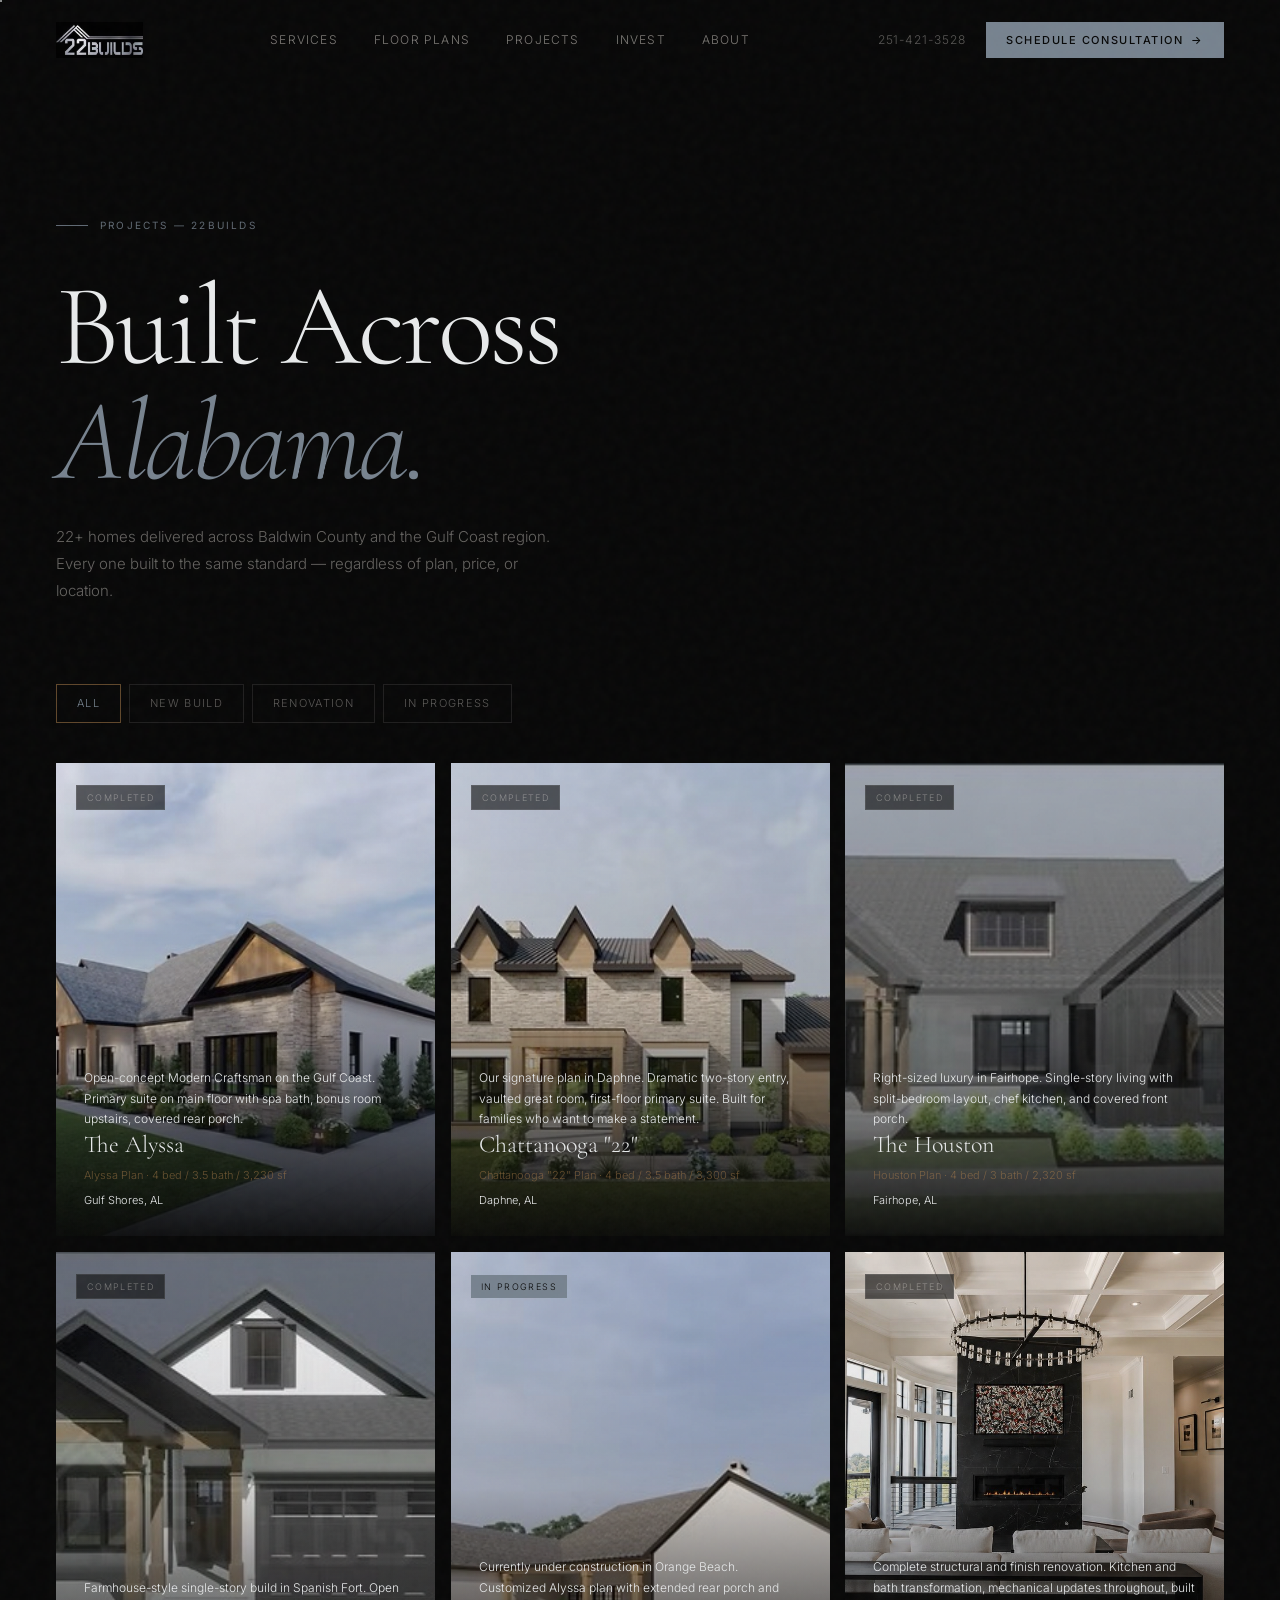
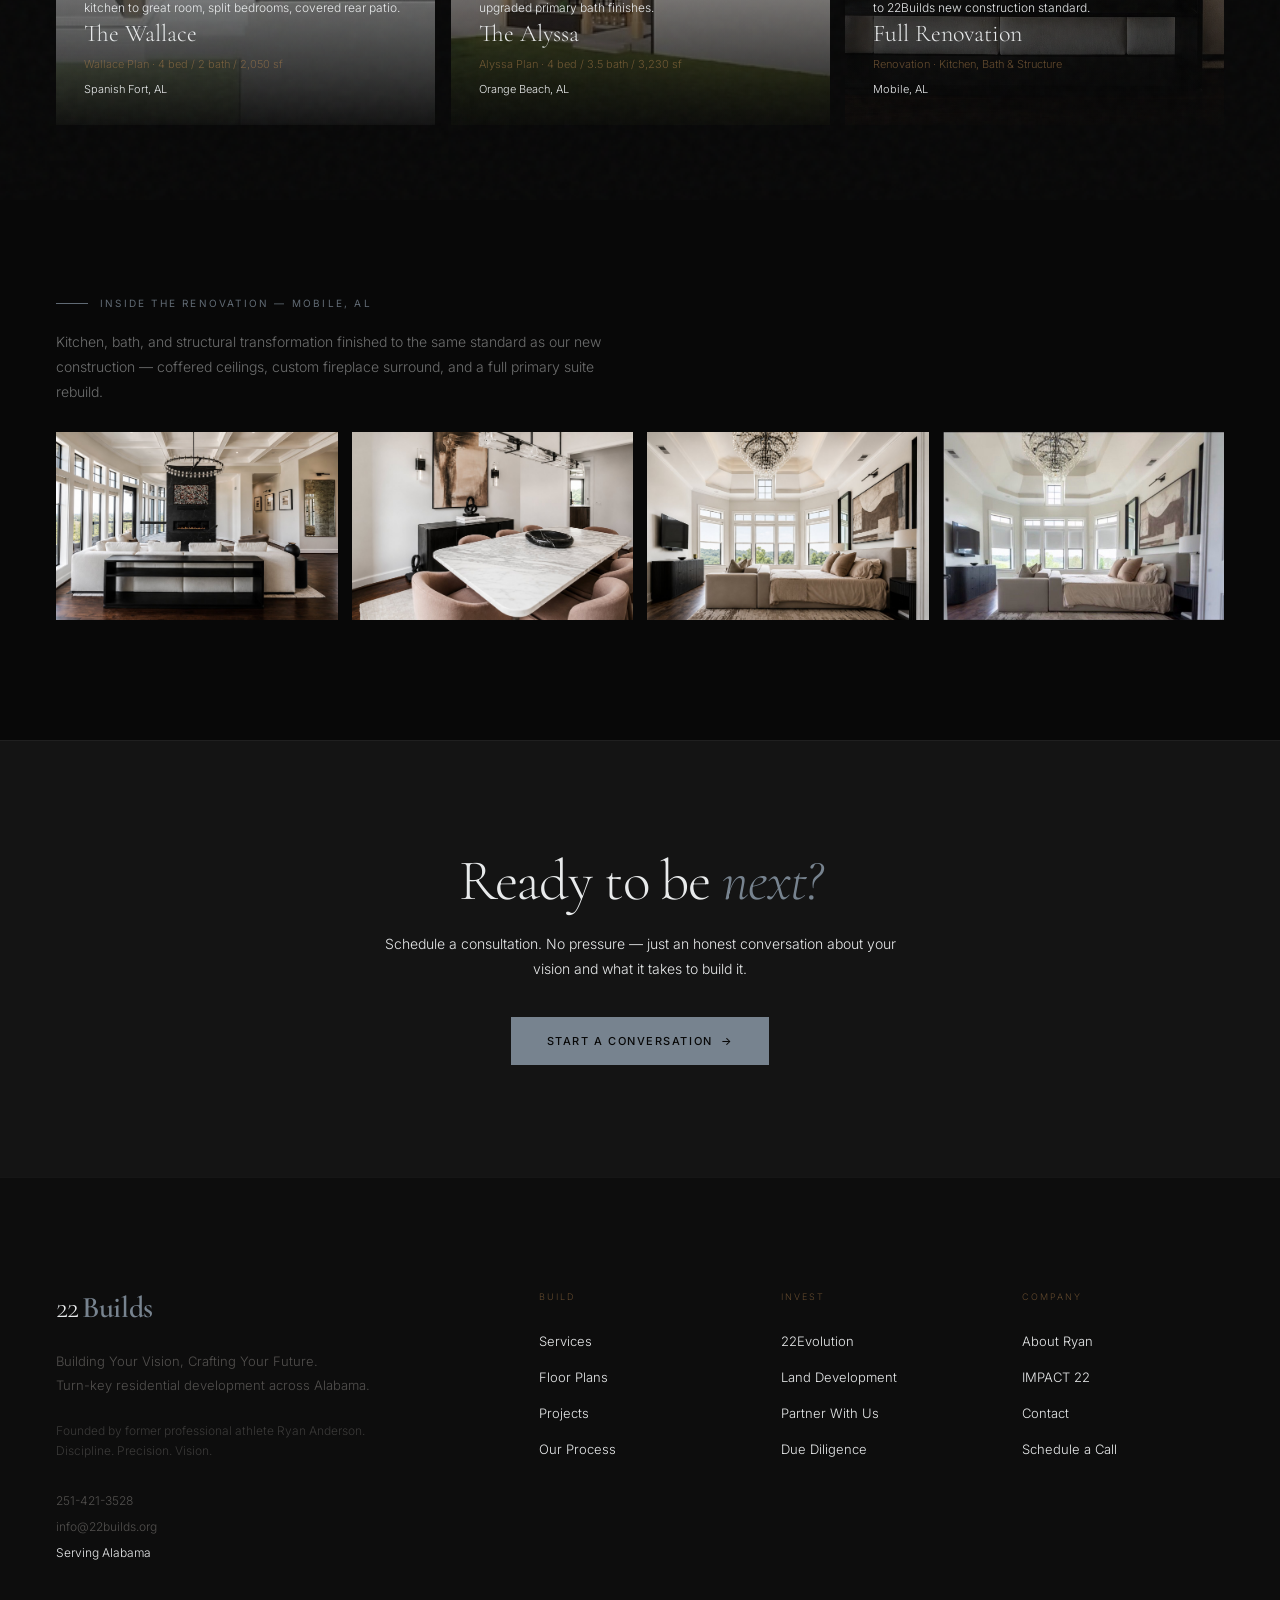
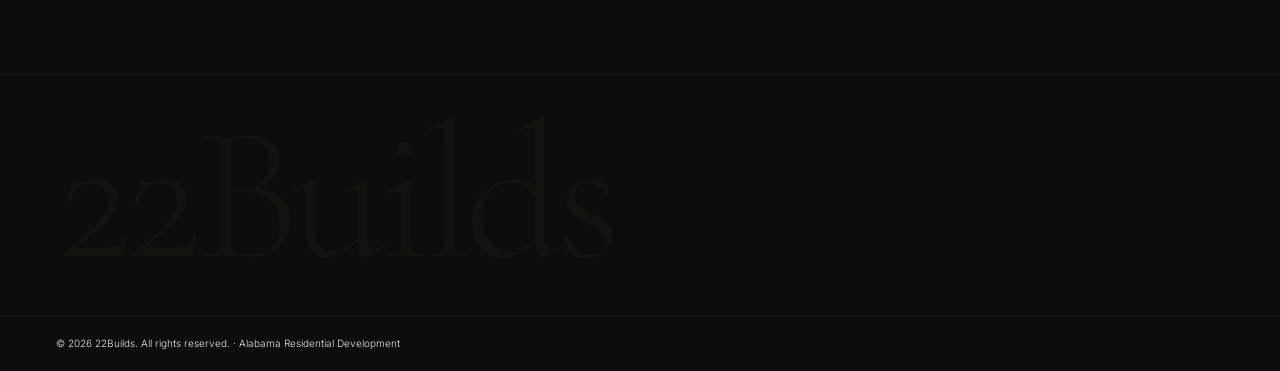
<file: projects.html>
<!DOCTYPE html><html lang="en"><head><meta charSet="utf-8"/><meta name="viewport" content="width=device-width, initial-scale=1"/><link rel="stylesheet" href="/_next/static/css/270f8f19484fb6d4.css" data-precedence="next"/><link rel="preload" as="script" fetchPriority="low" href="/_next/static/chunks/webpack-cb86a99cd2f791d1.js"/><title>22Builds — Building Your Vision. Crafting Your Future.</title><meta name="description" content="Turn-key residential development across Alabama. Founded by former professional athlete Ryan Anderson. Custom homes, renovations, floor plans, and land development."/><meta name="keywords" content="custom home builder Alabama,Alabama residential development,luxury homes Baldwin County,custom homes Gulf Shores,new construction Alabama,22Builds Ryan Anderson,turn-key home builder Alabama"/><meta property="og:title" content="22Builds — Building Your Vision. Crafting Your Future."/><meta property="og:description" content="Turn-key residential development across Alabama."/><meta property="og:locale" content="en_US"/><meta property="og:type" content="website"/><meta name="twitter:card" content="summary_large_image"/><meta name="twitter:title" content="22Builds — Alabama Custom Home Builder"/><meta name="twitter:description" content="Turn-key residential development across Alabama."/><link rel="icon" type="image/png" href="/favicon.png"/></head><body class="bg-obsidian text-cream overflow-x-hidden"><div class="grain" aria-hidden="true"></div><div class="fixed top-0 left-0 z-[9998] pointer-events-none mix-blend-difference" style="will-change:opacity,transform;transform:none translateY(-100px) translateX(-50%) translateY(-50%)"><div class="w-2 h-2 rounded-full bg-gold"></div></div><div class="fixed top-0 left-0 z-[9997] pointer-events-none flex items-center justify-center" style="will-change:opacity;transform:none translateY(-100px) translateX(-50%) translateY(-50%)"><div class="absolute inset-0 rounded-full border border-gold" style="border-radius:50%;will-change:opacity,transform"></div></div><div class="fixed top-0 left-0 right-0 h-[1px] bg-gold z-[200] origin-left" style="transform:scaleX(0)"></div><nav class="fixed top-0 left-0 right-0 z-[100] transition-all duration-500 bg-transparent" style="will-change:transform"><div class="max-w-[1440px] mx-auto px-6 md:px-10 lg:px-14"><div class="flex items-center justify-between h-[70px] md:h-20"><a class="group flex items-center" data-cursor="default" href="/"><img src="/images/logo.jpg" alt="22Builds" style="height:36px;width:auto;display:block"/></a><div class="hidden lg:flex items-center gap-9"><a class="font-body text-[12px] tracking-[0.1em] uppercase text-cream/50 hover:text-cream link-underline transition-colors duration-300" data-cursor="hover" href="/services">Services</a><a class="font-body text-[12px] tracking-[0.1em] uppercase text-cream/50 hover:text-cream link-underline transition-colors duration-300" data-cursor="hover" href="/floor-plans">Floor Plans</a><a class="font-body text-[12px] tracking-[0.1em] uppercase text-cream/50 hover:text-cream link-underline transition-colors duration-300" data-cursor="hover" href="/projects">Projects</a><a class="font-body text-[12px] tracking-[0.1em] uppercase text-cream/50 hover:text-cream link-underline transition-colors duration-300" data-cursor="hover" href="/invest">Invest</a><a class="font-body text-[12px] tracking-[0.1em] uppercase text-cream/50 hover:text-cream link-underline transition-colors duration-300" data-cursor="hover" href="/about">About</a></div><div class="hidden lg:flex items-center gap-5"><a href="tel:2514213528" class="font-body text-[12px] tracking-[0.08em] text-cream/35 hover:text-cream transition-colors duration-300" data-cursor="hover">251-421-3528</a><a class="group flex items-center gap-2 font-body text-[11px] font-medium tracking-[0.14em] uppercase text-obsidian bg-bronze px-5 py-2.5 hover:bg-bronze-light transition-colors duration-300" data-cursor="hover" href="/contact"><span>Schedule Consultation</span><span class="group-hover:translate-x-0.5 transition-transform duration-200">→</span></a></div><button class="lg:hidden w-8 h-8 flex flex-col justify-center gap-[5px]" aria-label="Toggle menu" data-cursor="hover"><span class="block w-full h-px bg-cream" style="will-change:transform"></span><span class="block w-2/3 h-px bg-bronze" style="will-change:opacity"></span><span class="block w-full h-px bg-cream" style="will-change:transform"></span></button></div></div></nav><main><div class="bg-obsidian min-h-screen"><section class="pt-40 md:pt-52 pb-20 max-w-[1440px] mx-auto px-6 md:px-10 lg:px-14"><div class="overline-tag mb-9">Projects — 22Builds</div><h1 class="font-display text-hero font-light text-cream leading-none mb-6" style="opacity:1;will-change:opacity,transform;transform:none">Built Across<br/><span class="italic text-bronze">Alabama.</span></h1><p class="font-body text-[15px] font-light text-cream/40 max-w-lg leading-[1.8]" style="opacity:1;will-change:opacity,transform;transform:none">22+ homes delivered across Baldwin County and the Gulf Coast region. Every one built to the same standard — regardless of plan, price, or location.</p></section><div class="max-w-[1440px] mx-auto px-6 md:px-10 lg:px-14 pb-10"><div class="flex gap-2 flex-wrap"><button data-filter="all" class="font-body text-[11px] tracking-[0.12em] uppercase px-5 py-2.5 border transition-all duration-300 border-bronze/50 text-bronze bg-bronze/8" data-cursor="hover">All</button><button data-filter="new-build" class="font-body text-[11px] tracking-[0.12em] uppercase px-5 py-2.5 border transition-all duration-300 border-cream/10 text-cream/35 hover:border-cream/25 hover:text-cream/55" data-cursor="hover">New Build</button><button data-filter="renovation" class="font-body text-[11px] tracking-[0.12em] uppercase px-5 py-2.5 border transition-all duration-300 border-cream/10 text-cream/35 hover:border-cream/25 hover:text-cream/55" data-cursor="hover">Renovation</button><button data-filter="in-progress" class="font-body text-[11px] tracking-[0.12em] uppercase px-5 py-2.5 border transition-all duration-300 border-cream/10 text-cream/35 hover:border-cream/25 hover:text-cream/55" data-cursor="hover">In Progress</button></div></div><div class="max-w-[1440px] mx-auto px-6 md:px-10 lg:px-14 pb-40"><div class="grid grid-cols-1 md:grid-cols-2 lg:grid-cols-3 gap-4"><div class="group relative overflow-hidden aspect-[4/5] project-card" data-cat="new-build" data-cursor="view" style="opacity:1;will-change:opacity,transform;transform:none"><div class="absolute inset-0 bg-gradient-to-br from-[#0F1113] via-[#0A0B0C] to-[#080808] transition-transform duration-700 group-hover:scale-105"><div class="absolute inset-0 opacity-[0.06]" style="background-image:repeating-linear-gradient(0deg, transparent, transparent 28px, rgba(119,131,143,0.5) 28px, rgba(119,131,143,0.5) 29px),
                      repeating-linear-gradient(90deg, transparent, transparent 28px, rgba(119,131,143,0.3) 28px, rgba(119,131,143,0.3) 29px)"></div></div><img src="/images/alyssa-1.jpg" alt="The Alyssa — Gulf Shores, AL" class="absolute inset-0 w-full h-full object-cover transition-transform duration-700 group-hover:scale-105"/><div class="absolute inset-0 bg-gradient-to-t from-obsidian/95 via-obsidian/15 to-transparent"></div><div class="absolute top-5 left-5 z-10"><span class="font-body text-[9px] tracking-[0.15em] uppercase px-2.5 py-1.5 bg-obsidian/60 text-cream/40 border border-white/[0.08] backdrop-blur-sm">Completed</span></div><div class="absolute bottom-0 left-0 right-0 p-7 z-10"><div class="overflow-hidden" style="will-change:opacity"><p class="font-body text-[12px] font-light text-cream/38 leading-[1.7]">Open-concept Modern Craftsman on the Gulf Coast. Primary suite on main floor with spa bath, bonus room upstairs, covered rear porch.</p></div><h3 class="font-display text-2xl font-light text-cream mb-1.5">The Alyssa</h3><p class="font-body text-[11px] text-bronze/50 mb-2">Alyssa Plan · 4 bed / 3.5 bath / 3,230 sf</p><p class="font-body text-[11px] text-cream/28">Gulf Shores, AL</p></div><div class="absolute bottom-0 left-0 h-px bg-bronze"></div></div><div class="group relative overflow-hidden aspect-[4/5] project-card" data-cat="new-build" data-cursor="view" style="opacity:1;will-change:opacity,transform;transform:none"><div class="absolute inset-0 bg-gradient-to-br from-[#0B0C0D] via-[#0A060A] to-[#080808] transition-transform duration-700 group-hover:scale-105"><div class="absolute inset-0 opacity-[0.06]" style="background-image:repeating-linear-gradient(0deg, transparent, transparent 28px, rgba(119,131,143,0.5) 28px, rgba(119,131,143,0.5) 29px),
                      repeating-linear-gradient(90deg, transparent, transparent 28px, rgba(119,131,143,0.3) 28px, rgba(119,131,143,0.3) 29px)"></div></div><img src="/images/chattanooga-1.jpg" alt="Chattanooga 22 — Daphne, AL" class="absolute inset-0 w-full h-full object-cover transition-transform duration-700 group-hover:scale-105"/><div class="absolute inset-0 bg-gradient-to-t from-obsidian/95 via-obsidian/15 to-transparent"></div><div class="absolute top-5 left-5 z-10"><span class="font-body text-[9px] tracking-[0.15em] uppercase px-2.5 py-1.5 bg-obsidian/60 text-cream/40 border border-white/[0.08] backdrop-blur-sm">Completed</span></div><div class="absolute bottom-0 left-0 right-0 p-7 z-10"><div class="overflow-hidden" style="will-change:opacity"><p class="font-body text-[12px] font-light text-cream/38 leading-[1.7]">Our signature plan in Daphne. Dramatic two-story entry, vaulted great room, first-floor primary suite. Built for families who want to make a statement.</p></div><h3 class="font-display text-2xl font-light text-cream mb-1.5">Chattanooga &quot;22&quot;</h3><p class="font-body text-[11px] text-bronze/50 mb-2">Chattanooga &quot;22&quot; Plan · 4 bed / 3.5 bath / 3,300 sf</p><p class="font-body text-[11px] text-cream/28">Daphne, AL</p></div><div class="absolute bottom-0 left-0 h-px bg-bronze"></div></div><div class="group relative overflow-hidden aspect-[4/5] project-card" data-cat="new-build" data-cursor="view" style="opacity:1;will-change:opacity,transform;transform:none"><div class="absolute inset-0 bg-gradient-to-br from-[#101215] via-[#0B0D0F] to-[#080808] transition-transform duration-700 group-hover:scale-105"><div class="absolute inset-0 opacity-[0.06]" style="background-image:repeating-linear-gradient(0deg, transparent, transparent 28px, rgba(119,131,143,0.5) 28px, rgba(119,131,143,0.5) 29px),
                      repeating-linear-gradient(90deg, transparent, transparent 28px, rgba(119,131,143,0.3) 28px, rgba(119,131,143,0.3) 29px)"></div></div><img src="/images/houston-1.jpg" alt="The Houston — Fairhope, AL" class="absolute inset-0 w-full h-full object-cover transition-transform duration-700 group-hover:scale-105"/><div class="absolute inset-0 bg-gradient-to-t from-obsidian/95 via-obsidian/15 to-transparent"></div><div class="absolute top-5 left-5 z-10"><span class="font-body text-[9px] tracking-[0.15em] uppercase px-2.5 py-1.5 bg-obsidian/60 text-cream/40 border border-white/[0.08] backdrop-blur-sm">Completed</span></div><div class="absolute bottom-0 left-0 right-0 p-7 z-10"><div class="overflow-hidden" style="will-change:opacity"><p class="font-body text-[12px] font-light text-cream/38 leading-[1.7]">Right-sized luxury in Fairhope. Single-story living with split-bedroom layout, chef kitchen, and covered front porch.</p></div><h3 class="font-display text-2xl font-light text-cream mb-1.5">The Houston</h3><p class="font-body text-[11px] text-bronze/50 mb-2">Houston Plan · 4 bed / 3 bath / 2,320 sf</p><p class="font-body text-[11px] text-cream/28">Fairhope, AL</p></div><div class="absolute bottom-0 left-0 h-px bg-bronze"></div></div><div class="group relative overflow-hidden aspect-[4/5] project-card" data-cat="new-build" data-cursor="view" style="opacity:1;will-change:opacity,transform;transform:none"><div class="absolute inset-0 bg-gradient-to-br from-[#0B0D0F] via-[#08090B] to-[#080808] transition-transform duration-700 group-hover:scale-105"><div class="absolute inset-0 opacity-[0.06]" style="background-image:repeating-linear-gradient(0deg, transparent, transparent 28px, rgba(119,131,143,0.5) 28px, rgba(119,131,143,0.5) 29px),
                      repeating-linear-gradient(90deg, transparent, transparent 28px, rgba(119,131,143,0.3) 28px, rgba(119,131,143,0.3) 29px)"></div></div><img src="/images/wallace-1.jpg" alt="The Wallace — Spanish Fort, AL" class="absolute inset-0 w-full h-full object-cover transition-transform duration-700 group-hover:scale-105"/><div class="absolute inset-0 bg-gradient-to-t from-obsidian/95 via-obsidian/15 to-transparent"></div><div class="absolute top-5 left-5 z-10"><span class="font-body text-[9px] tracking-[0.15em] uppercase px-2.5 py-1.5 bg-obsidian/60 text-cream/40 border border-white/[0.08] backdrop-blur-sm">Completed</span></div><div class="absolute bottom-0 left-0 right-0 p-7 z-10"><div class="overflow-hidden" style="will-change:opacity"><p class="font-body text-[12px] font-light text-cream/38 leading-[1.7]">Farmhouse-style single-story build in Spanish Fort. Open kitchen to great room, split bedrooms, covered rear patio.</p></div><h3 class="font-display text-2xl font-light text-cream mb-1.5">The Wallace</h3><p class="font-body text-[11px] text-bronze/50 mb-2">Wallace Plan · 4 bed / 2 bath / 2,050 sf</p><p class="font-body text-[11px] text-cream/28">Spanish Fort, AL</p></div><div class="absolute bottom-0 left-0 h-px bg-bronze"></div></div><div class="group relative overflow-hidden aspect-[4/5] project-card" data-cat="new-build in-progress" data-cursor="view" style="opacity:1;will-change:opacity,transform;transform:none"><div class="absolute inset-0 bg-gradient-to-br from-[#0E1012] via-[#090A0B] to-[#080808] transition-transform duration-700 group-hover:scale-105"><div class="absolute inset-0 opacity-[0.06]" style="background-image:repeating-linear-gradient(0deg, transparent, transparent 28px, rgba(119,131,143,0.5) 28px, rgba(119,131,143,0.5) 29px),
                      repeating-linear-gradient(90deg, transparent, transparent 28px, rgba(119,131,143,0.3) 28px, rgba(119,131,143,0.3) 29px)"></div></div><img src="/images/alyssa-3.jpg" alt="Customized Alyssa — Orange Beach, AL (in progress)" class="absolute inset-0 w-full h-full object-cover transition-transform duration-700 group-hover:scale-105"/><div class="absolute inset-0 bg-gradient-to-t from-obsidian/95 via-obsidian/15 to-transparent"></div><div class="absolute top-5 left-5 z-10"><span class="font-body text-[9px] tracking-[0.15em] uppercase px-2.5 py-1.5 bg-bronze text-obsidian">In Progress</span></div><div class="absolute bottom-0 left-0 right-0 p-7 z-10"><div class="overflow-hidden" style="will-change:opacity"><p class="font-body text-[12px] font-light text-cream/38 leading-[1.7]">Currently under construction in Orange Beach. Customized Alyssa plan with extended rear porch and upgraded primary bath finishes.</p></div><h3 class="font-display text-2xl font-light text-cream mb-1.5">The Alyssa</h3><p class="font-body text-[11px] text-bronze/50 mb-2">Alyssa Plan · 4 bed / 3.5 bath / 3,230 sf</p><p class="font-body text-[11px] text-cream/28">Orange Beach, AL</p></div><div class="absolute bottom-0 left-0 h-px bg-bronze"></div></div><div class="group relative overflow-hidden aspect-[4/5] project-card" data-cat="renovation" data-cursor="view" style="opacity:1;will-change:opacity,transform;transform:none"><div class="absolute inset-0 bg-gradient-to-br from-[#0F120F] via-[#0A0D0A] to-[#080808] transition-transform duration-700 group-hover:scale-105"><div class="absolute inset-0 opacity-[0.06]" style="background-image:repeating-linear-gradient(0deg, transparent, transparent 28px, rgba(119,131,143,0.5) 28px, rgba(119,131,143,0.5) 29px),
                      repeating-linear-gradient(90deg, transparent, transparent 28px, rgba(119,131,143,0.3) 28px, rgba(119,131,143,0.3) 29px)"></div></div><img src="/images/renovation-living.jpg" alt="Full renovation — Mobile, AL" class="absolute inset-0 w-full h-full object-cover transition-transform duration-700 group-hover:scale-105"/><div class="absolute inset-0 bg-gradient-to-t from-obsidian/95 via-obsidian/15 to-transparent"></div><div class="absolute top-5 left-5 z-10"><span class="font-body text-[9px] tracking-[0.15em] uppercase px-2.5 py-1.5 bg-obsidian/60 text-cream/40 border border-white/[0.08] backdrop-blur-sm">Completed</span></div><div class="absolute bottom-0 left-0 right-0 p-7 z-10"><div class="overflow-hidden" style="will-change:opacity"><p class="font-body text-[12px] font-light text-cream/38 leading-[1.7]">Complete structural and finish renovation. Kitchen and bath transformation, mechanical updates throughout, built to 22Builds new construction standard.</p></div><h3 class="font-display text-2xl font-light text-cream mb-1.5">Full Renovation</h3><p class="font-body text-[11px] text-bronze/50 mb-2">Renovation · Kitchen, Bath &amp; Structure</p><p class="font-body text-[11px] text-cream/28">Mobile, AL</p></div><div class="absolute bottom-0 left-0 h-px bg-bronze"></div></div></div></div><div id="renovation-gallery" class="max-w-[1440px] mx-auto px-6 md:px-10 lg:px-14" style="padding-bottom:120px;">
<div class="overline-tag" style="margin-bottom:18px;">Inside the Renovation — Mobile, AL</div>
<p class="font-body" style="font-size:14px;font-weight:300;color:rgba(232,234,235,0.45);line-height:1.8;max-width:560px;margin-bottom:28px;">Kitchen, bath, and structural transformation finished to the same standard as our new construction — coffered ceilings, custom fireplace surround, and a full primary suite rebuild.</p>
<div style="display:grid;grid-template-columns:repeat(auto-fit,minmax(260px,1fr));gap:14px;">
<img src="/images/renovation-living.jpg" alt="Renovated living room with coffered ceiling and black marble fireplace" style="width:100%;height:100%;object-fit:cover;display:block;"/>
<img src="/images/renovation-dining.jpg" alt="Renovated dining room with marble table and designer lighting" style="width:100%;height:100%;object-fit:cover;display:block;"/>
<img src="/images/renovation-bedroom.jpg" alt="Renovated primary bedroom with tray ceiling and chandelier" style="width:100%;height:100%;object-fit:cover;display:block;"/>
<img src="/images/renovation-bedroom-2.jpg" alt="Renovated primary suite sitting area" style="width:100%;height:100%;object-fit:cover;display:block;"/>
</div></div><section class="border-t border-white/[0.05] py-28 text-center bg-charcoal"><div class="max-w-xl mx-auto px-6"><h2 class="font-display text-section font-light text-cream mb-5">Ready to be <span class="italic text-bronze">next?</span></h2><p class="font-body text-[14px] font-light text-cream/38 leading-[1.8] mb-9">Schedule a consultation. No pressure — just an honest conversation about your vision and what it takes to build it.</p><a class="group inline-flex items-center gap-2 font-body text-[11px] font-medium tracking-[0.14em] uppercase text-obsidian bg-bronze px-9 py-4 hover:bg-bronze-light transition-colors duration-300" data-cursor="enter" href="/contact">Start a Conversation <span class="group-hover:translate-x-0.5 transition-transform">→</span></a></div></section></div></main><footer class="relative bg-pitch border-t border-white/[0.04] overflow-hidden"><div class="max-w-[1440px] mx-auto px-6 md:px-10 lg:px-14 py-20 md:py-28"><div class="grid grid-cols-1 md:grid-cols-2 lg:grid-cols-5 gap-14 md:gap-10"><div class="lg:col-span-2"><div style="opacity:1;transform:none"><div class="flex items-baseline gap-[3px] mb-6"><span class="font-display text-3xl font-light text-cream tracking-[-0.02em]">22</span><span class="font-display text-3xl font-semibold text-bronze tracking-[-0.01em]">Builds</span></div><p class="font-body text-[13px] font-light text-cream/30 leading-[1.8] max-w-xs mb-6">Building Your Vision, Crafting Your Future.<br/>Turn-key residential development across Alabama.</p><p class="font-body text-[12px] font-light text-cream/20 leading-relaxed max-w-xs mb-8">Founded by former professional athlete Ryan Anderson.<br/>Discipline. Precision. Vision.</p><div class="space-y-2"><a href="tel:2514213528" class="block font-body text-[12px] text-cream/30 hover:text-bronze transition-colors duration-300" data-cursor="hover">251-421-3528</a><a href="mailto:info@22builds.org" class="block font-body text-[12px] text-cream/30 hover:text-bronze transition-colors duration-300" data-cursor="hover">info@22builds.org</a><p class="font-body text-[12px] text-cream/18">Serving Alabama</p></div></div></div><div style="opacity:1;transform:none"><p class="font-body text-[9px] tracking-[0.22em] uppercase text-bronze/50 mb-6">Build</p><ul class="space-y-3"><li><a class="font-body text-[13px] font-light text-cream/28 hover:text-cream/60 link-underline transition-colors duration-300" data-cursor="hover" href="/services">Services</a></li><li><a class="font-body text-[13px] font-light text-cream/28 hover:text-cream/60 link-underline transition-colors duration-300" data-cursor="hover" href="/floor-plans">Floor Plans</a></li><li><a class="font-body text-[13px] font-light text-cream/28 hover:text-cream/60 link-underline transition-colors duration-300" data-cursor="hover" href="/projects">Projects</a></li><li><a class="font-body text-[13px] font-light text-cream/28 hover:text-cream/60 link-underline transition-colors duration-300" data-cursor="hover" href="/services#process">Our Process</a></li></ul></div><div style="opacity:1;transform:none"><p class="font-body text-[9px] tracking-[0.22em] uppercase text-bronze/50 mb-6">Invest</p><ul class="space-y-3"><li><a class="font-body text-[13px] font-light text-cream/28 hover:text-cream/60 link-underline transition-colors duration-300" data-cursor="hover" href="/invest">22Evolution</a></li><li><a class="font-body text-[13px] font-light text-cream/28 hover:text-cream/60 link-underline transition-colors duration-300" data-cursor="hover" href="/invest#land">Land Development</a></li><li><a class="font-body text-[13px] font-light text-cream/28 hover:text-cream/60 link-underline transition-colors duration-300" data-cursor="hover" href="/invest#partner">Partner With Us</a></li><li><a class="font-body text-[13px] font-light text-cream/28 hover:text-cream/60 link-underline transition-colors duration-300" data-cursor="hover" href="/invest#diligence">Due Diligence</a></li></ul></div><div style="opacity:1;transform:none"><p class="font-body text-[9px] tracking-[0.22em] uppercase text-bronze/50 mb-6">Company</p><ul class="space-y-3"><li><a class="font-body text-[13px] font-light text-cream/28 hover:text-cream/60 link-underline transition-colors duration-300" data-cursor="hover" href="/about">About Ryan</a></li><li><a class="font-body text-[13px] font-light text-cream/28 hover:text-cream/60 link-underline transition-colors duration-300" data-cursor="hover" href="/about#community">IMPACT 22</a></li><li><a class="font-body text-[13px] font-light text-cream/28 hover:text-cream/60 link-underline transition-colors duration-300" data-cursor="hover" href="/contact">Contact</a></li><li><a class="font-body text-[13px] font-light text-cream/28 hover:text-cream/60 link-underline transition-colors duration-300" data-cursor="hover" href="/contact">Schedule a Call</a></li></ul></div></div></div><div class="overflow-hidden border-t border-white/[0.03]"><div class="max-w-[1440px] mx-auto px-6 md:px-10 lg:px-14"><div class="py-6" style="opacity:1"><div class="font-display font-thin text-cream/[0.025] select-none tracking-[-0.04em] leading-none" style="font-size:clamp(3.5rem, 15vw, 15rem)">22Builds</div></div></div></div><div class="border-t border-white/[0.04]"><div class="max-w-[1440px] mx-auto px-6 md:px-10 lg:px-14 py-5 flex flex-col sm:flex-row items-start sm:items-center justify-between gap-3"><p class="font-body text-[10px] font-light text-cream/18">© <!-- -->2026<!-- --> 22Builds. All rights reserved. · Alabama Residential Development</p><div class="flex gap-5"></div></div></div></footer><div id="mm-mobile-menu" style="display:none;position:fixed;inset:0;z-index:200;background:rgba(8,8,8,0.97);flex-direction:column;align-items:center;justify-content:center;gap:28px;">
<a href="/services" style="font-family:inherit;font-size:13px;letter-spacing:0.1em;text-transform:uppercase;color:#E8EAEB;text-decoration:none;">Services</a>
<a href="/floor-plans" style="font-family:inherit;font-size:13px;letter-spacing:0.1em;text-transform:uppercase;color:#E8EAEB;text-decoration:none;">Floor Plans</a>
<a href="/projects" style="font-family:inherit;font-size:13px;letter-spacing:0.1em;text-transform:uppercase;color:#E8EAEB;text-decoration:none;">Projects</a>
<a href="/invest" style="font-family:inherit;font-size:13px;letter-spacing:0.1em;text-transform:uppercase;color:#E8EAEB;text-decoration:none;">Invest</a>
<a href="/about" style="font-family:inherit;font-size:13px;letter-spacing:0.1em;text-transform:uppercase;color:#E8EAEB;text-decoration:none;">About</a>
<a href="tel:2514213528" style="font-family:inherit;font-size:12px;color:rgba(232,234,235,0.5);text-decoration:none;">251-421-3528</a>
<a href="/contact" style="font-family:inherit;font-size:11px;font-weight:500;letter-spacing:0.14em;text-transform:uppercase;color:#080808;background:#77838F;padding:12px 28px;text-decoration:none;">Schedule Consultation</a>
</div>
<script>
(function(){
  var btn = document.querySelector('button[aria-label="Toggle menu"]');
  var menu = document.getElementById('mm-mobile-menu');
  if (!btn || !menu) return;
  var open = false;
  btn.addEventListener('click', function(){
    open = !open;
    menu.style.display = open ? 'flex' : 'none';
  });
  menu.querySelectorAll('a').forEach(function(a){
    a.addEventListener('click', function(){ open = false; menu.style.display = 'none'; });
  });
}());
</script>
<script>
(function(){
  var btns = document.querySelectorAll('button[data-filter]');
  var cards = document.querySelectorAll('.project-card');
  var gallery = document.getElementById('renovation-gallery');
  if (!btns.length) return;
  var ACTIVE = 'border-bronze/50 text-bronze bg-bronze/8'.split(' ');
  var IDLE = 'border-cream/10 text-cream/35'.split(' ');
  btns.forEach(function(b){
    b.addEventListener('click', function(){
      var f = b.getAttribute('data-filter');
      btns.forEach(function(x){
        ACTIVE.forEach(function(cl){ x.classList.remove(cl); });
        IDLE.forEach(function(cl){ x.classList.add(cl); });
      });
      IDLE.forEach(function(cl){ b.classList.remove(cl); });
      ACTIVE.forEach(function(cl){ b.classList.add(cl); });
      cards.forEach(function(card){
        var cats = (card.getAttribute('data-cat') || '').split(' ');
        card.style.display = (f === 'all' || cats.indexOf(f) !== -1) ? '' : 'none';
      });
      if (gallery) gallery.style.display = (f === 'all' || f === 'renovation') ? '' : 'none';
    });
  });
}());
</script></body></html>
</file>
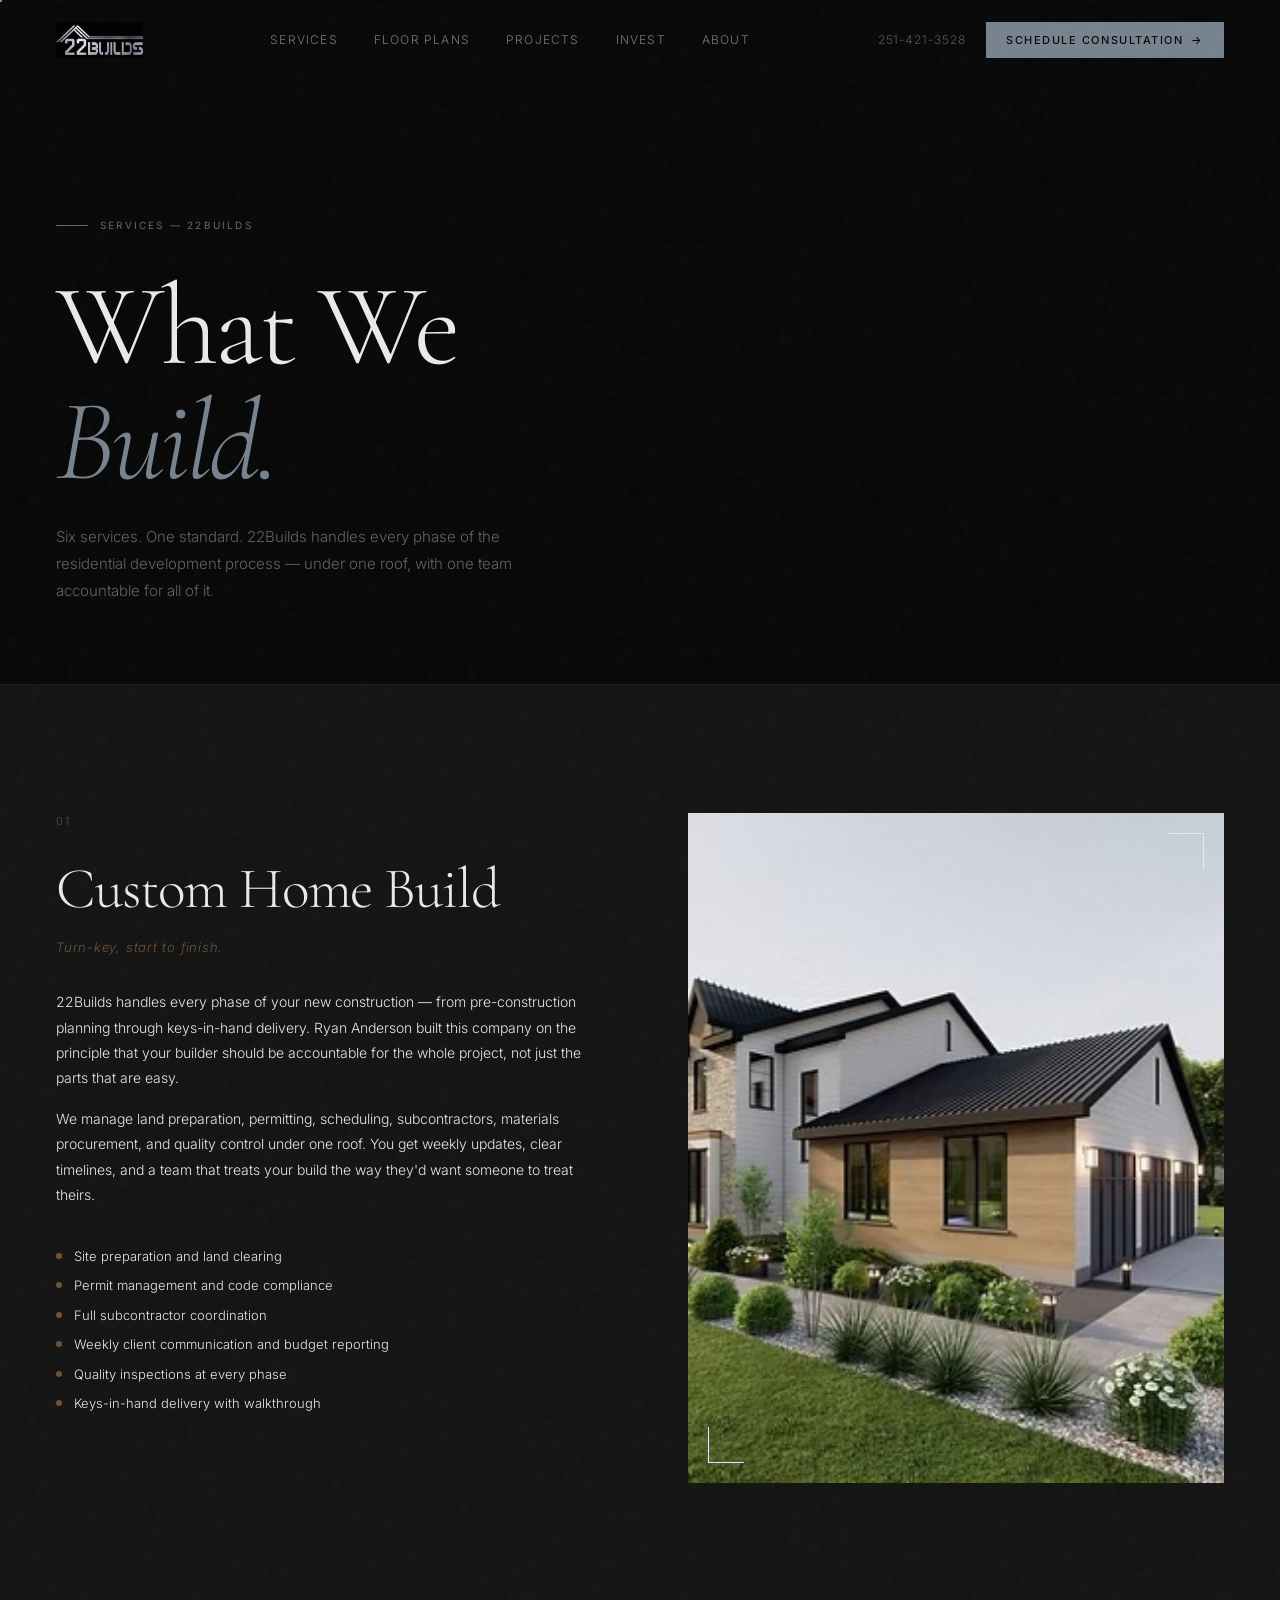
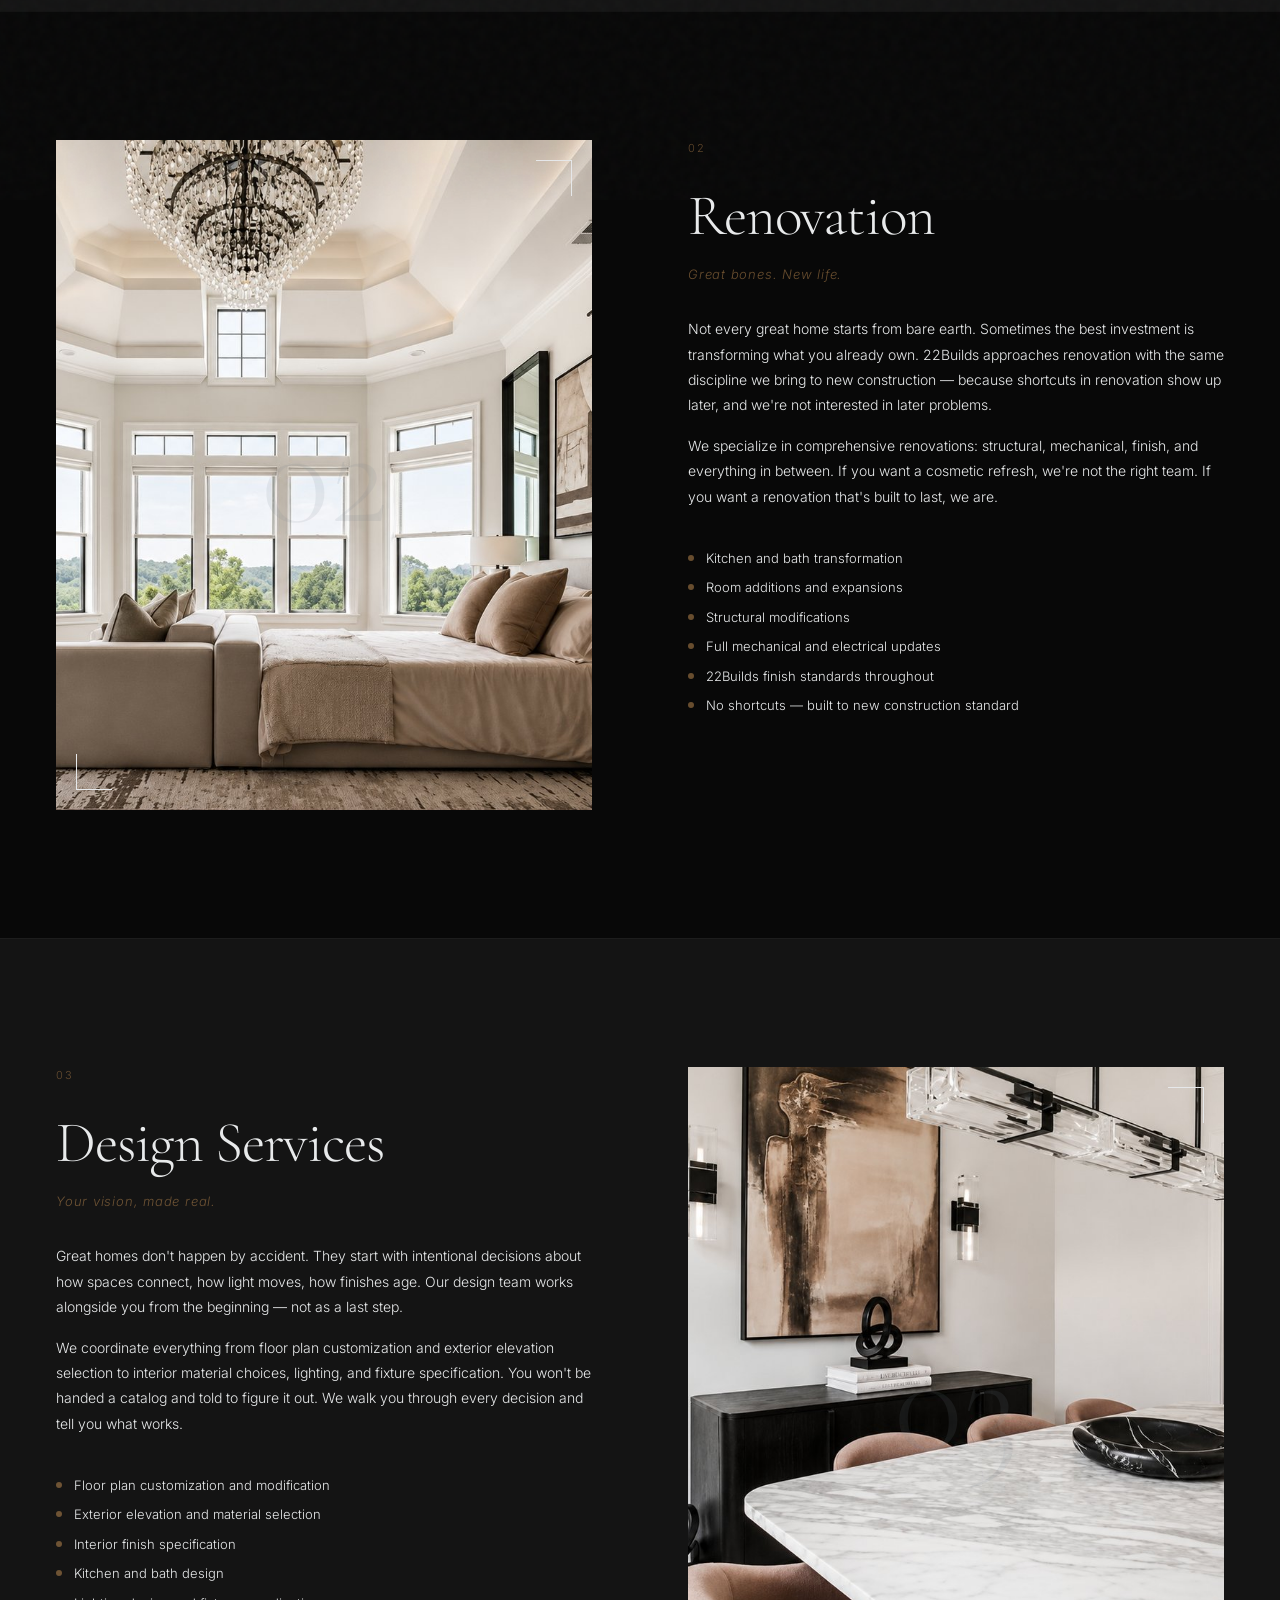
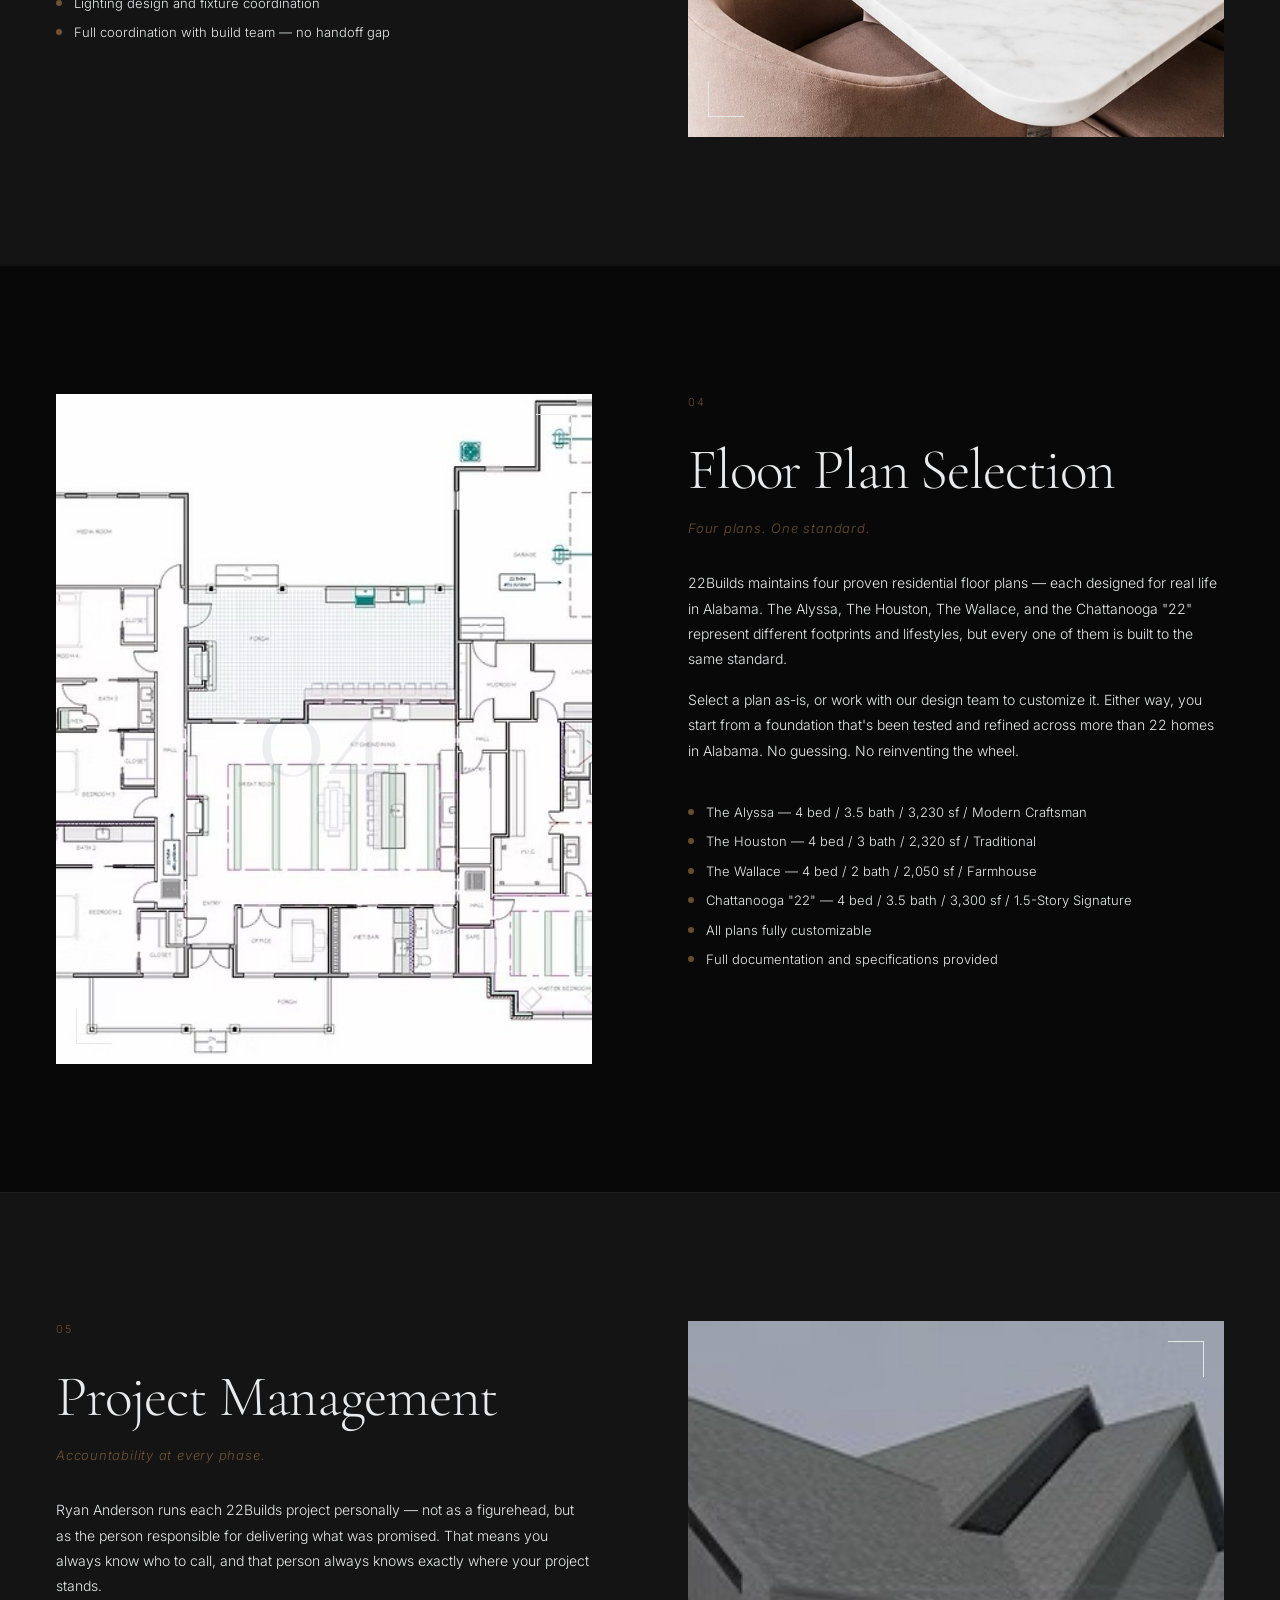
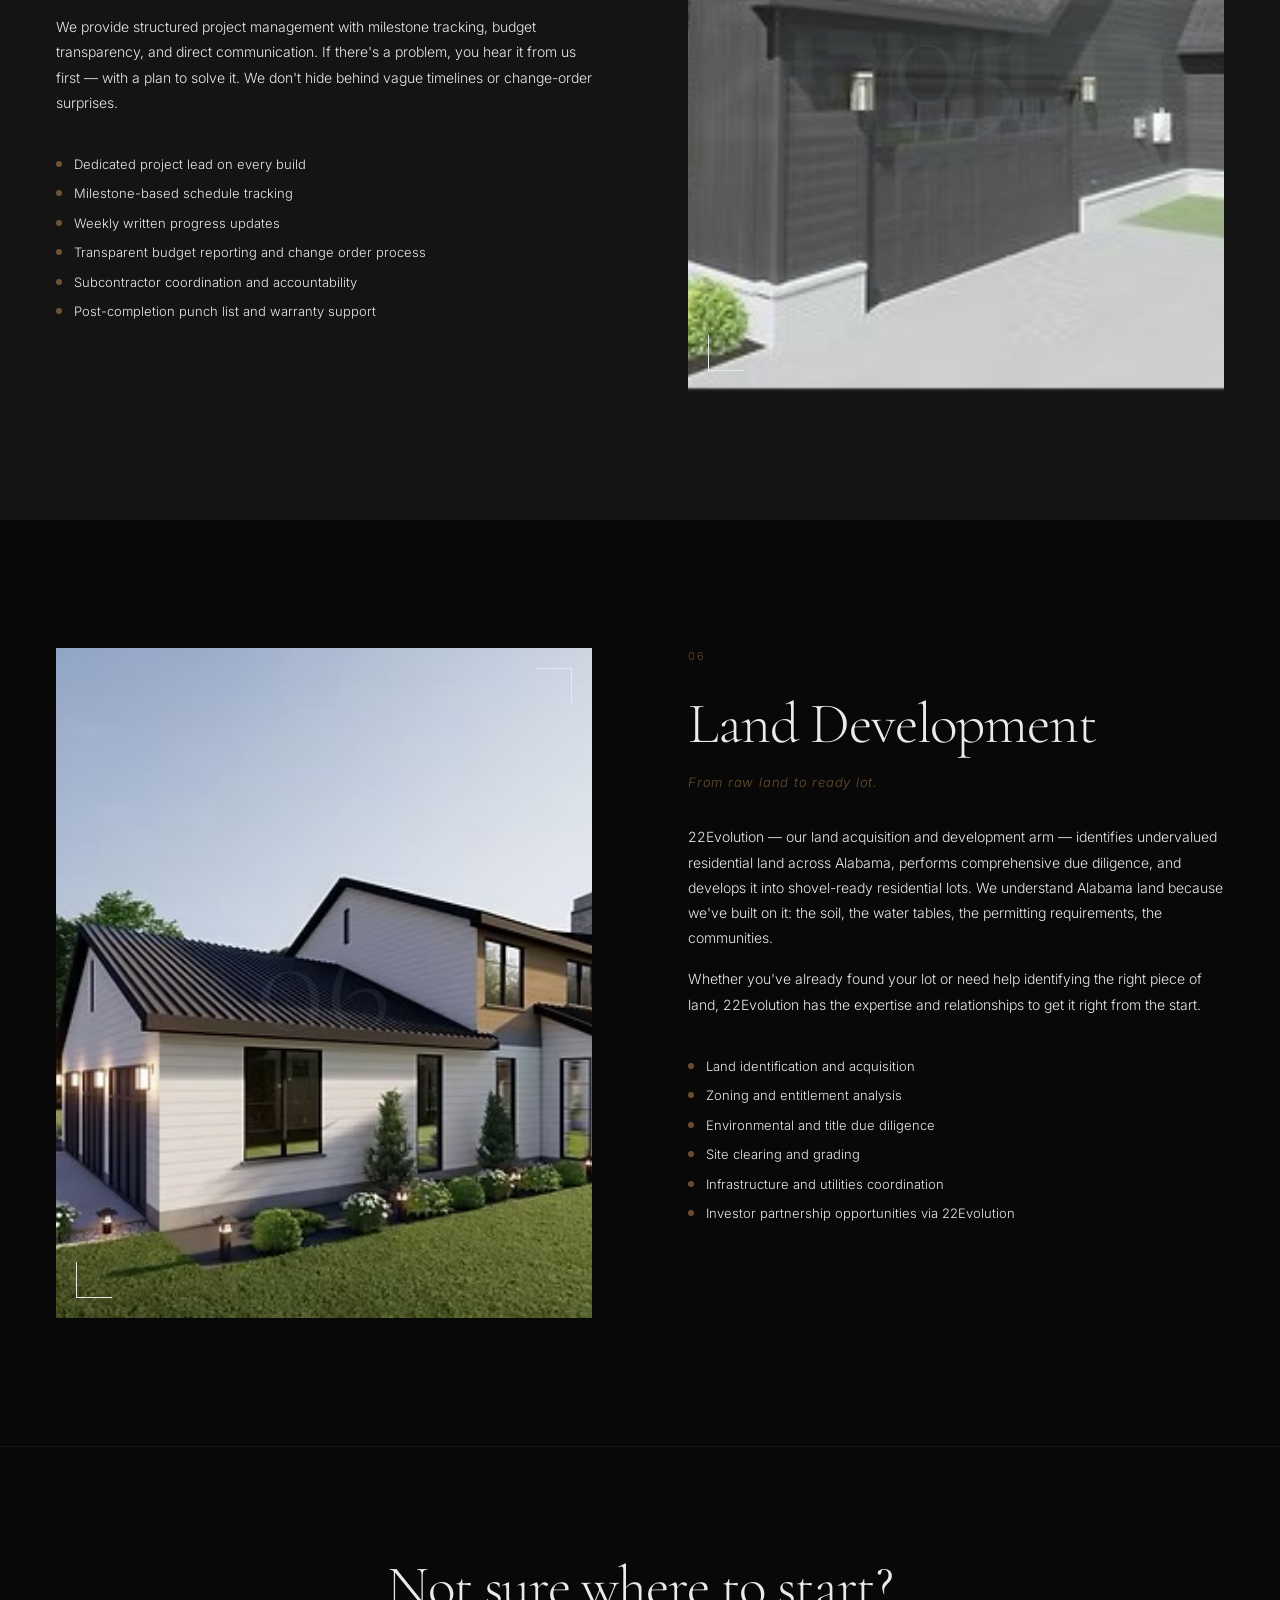
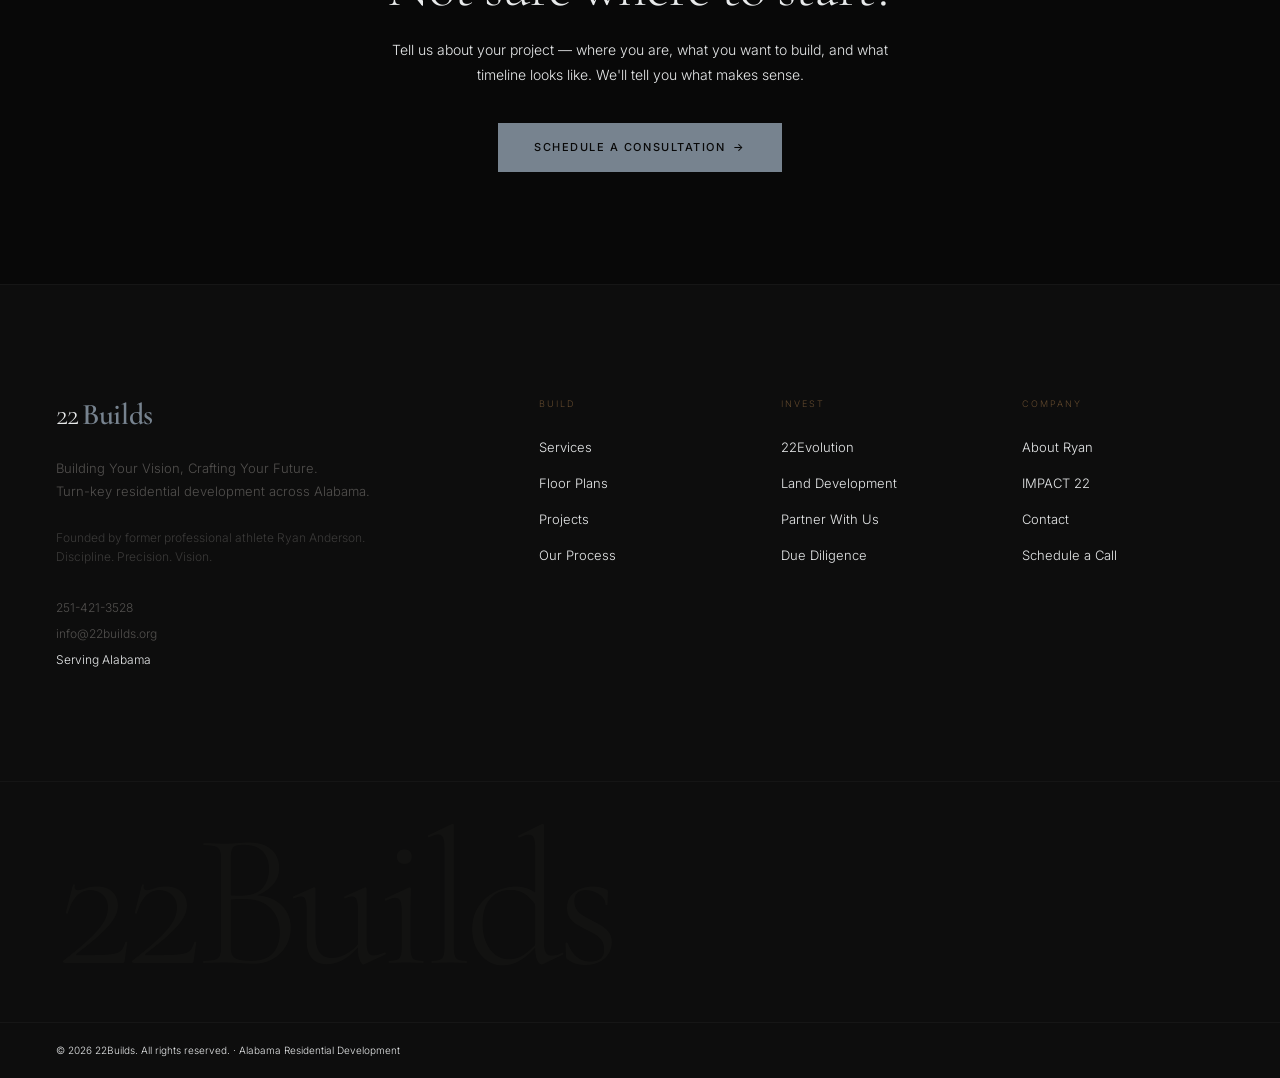
<file: services.html>
<!DOCTYPE html><html lang="en"><head><meta charSet="utf-8"/><meta name="viewport" content="width=device-width, initial-scale=1"/><link rel="stylesheet" href="/_next/static/css/270f8f19484fb6d4.css" data-precedence="next"/><link rel="preload" as="script" fetchPriority="low" href="/_next/static/chunks/webpack-cb86a99cd2f791d1.js"/><title>22Builds — Building Your Vision. Crafting Your Future.</title><meta name="description" content="Turn-key residential development across Alabama. Founded by former professional athlete Ryan Anderson. Custom homes, renovations, floor plans, and land development."/><meta name="keywords" content="custom home builder Alabama,Alabama residential development,luxury homes Baldwin County,custom homes Gulf Shores,new construction Alabama,22Builds Ryan Anderson,turn-key home builder Alabama"/><meta property="og:title" content="22Builds — Building Your Vision. Crafting Your Future."/><meta property="og:description" content="Turn-key residential development across Alabama."/><meta property="og:locale" content="en_US"/><meta property="og:type" content="website"/><meta name="twitter:card" content="summary_large_image"/><meta name="twitter:title" content="22Builds — Alabama Custom Home Builder"/><meta name="twitter:description" content="Turn-key residential development across Alabama."/><link rel="icon" type="image/png" href="/favicon.png"/></head><body class="bg-obsidian text-cream overflow-x-hidden"><div class="grain" aria-hidden="true"></div><div class="fixed top-0 left-0 z-[9998] pointer-events-none mix-blend-difference" style="will-change:opacity,transform;transform:none translateY(-100px) translateX(-50%) translateY(-50%)"><div class="w-2 h-2 rounded-full bg-gold"></div></div><div class="fixed top-0 left-0 z-[9997] pointer-events-none flex items-center justify-center" style="will-change:opacity;transform:none translateY(-100px) translateX(-50%) translateY(-50%)"><div class="absolute inset-0 rounded-full border border-gold" style="border-radius:50%;will-change:opacity,transform"></div></div><div class="fixed top-0 left-0 right-0 h-[1px] bg-gold z-[200] origin-left" style="transform:scaleX(0)"></div><nav class="fixed top-0 left-0 right-0 z-[100] transition-all duration-500 bg-transparent" style="will-change:transform"><div class="max-w-[1440px] mx-auto px-6 md:px-10 lg:px-14"><div class="flex items-center justify-between h-[70px] md:h-20"><a class="group flex items-center" data-cursor="default" href="/"><img src="/images/logo.jpg" alt="22Builds" style="height:36px;width:auto;display:block"/></a><div class="hidden lg:flex items-center gap-9"><a class="font-body text-[12px] tracking-[0.1em] uppercase text-cream/50 hover:text-cream link-underline transition-colors duration-300" data-cursor="hover" href="/services">Services</a><a class="font-body text-[12px] tracking-[0.1em] uppercase text-cream/50 hover:text-cream link-underline transition-colors duration-300" data-cursor="hover" href="/floor-plans">Floor Plans</a><a class="font-body text-[12px] tracking-[0.1em] uppercase text-cream/50 hover:text-cream link-underline transition-colors duration-300" data-cursor="hover" href="/projects">Projects</a><a class="font-body text-[12px] tracking-[0.1em] uppercase text-cream/50 hover:text-cream link-underline transition-colors duration-300" data-cursor="hover" href="/invest">Invest</a><a class="font-body text-[12px] tracking-[0.1em] uppercase text-cream/50 hover:text-cream link-underline transition-colors duration-300" data-cursor="hover" href="/about">About</a></div><div class="hidden lg:flex items-center gap-5"><a href="tel:2514213528" class="font-body text-[12px] tracking-[0.08em] text-cream/35 hover:text-cream transition-colors duration-300" data-cursor="hover">251-421-3528</a><a class="group flex items-center gap-2 font-body text-[11px] font-medium tracking-[0.14em] uppercase text-obsidian bg-bronze px-5 py-2.5 hover:bg-bronze-light transition-colors duration-300" data-cursor="hover" href="/contact"><span>Schedule Consultation</span><span class="group-hover:translate-x-0.5 transition-transform duration-200">→</span></a></div><button class="lg:hidden w-8 h-8 flex flex-col justify-center gap-[5px]" aria-label="Toggle menu" data-cursor="hover"><span class="block w-full h-px bg-cream" style="will-change:transform"></span><span class="block w-2/3 h-px bg-bronze" style="will-change:opacity"></span><span class="block w-full h-px bg-cream" style="will-change:transform"></span></button></div></div></nav><main><div class="bg-obsidian min-h-screen"><section class="pt-40 md:pt-52 pb-20 max-w-[1440px] mx-auto px-6 md:px-10 lg:px-14"><div class="overline-tag mb-9">Services — 22Builds</div><h1 class="font-display text-hero font-light text-cream leading-none mb-6" style="opacity:1;will-change:opacity,transform;transform:none">What We<br/><span class="italic text-bronze">Build.</span></h1><p class="font-body text-[15px] font-light text-cream/40 max-w-lg leading-[1.8]" style="opacity:1;will-change:opacity,transform;transform:none">Six services. One standard. 22Builds handles every phase of the residential development process — under one roof, with one team accountable for all of it.</p></section><section id="build" class="py-24 md:py-32 border-t border-white/[0.04] bg-charcoal"><div class="max-w-[1440px] mx-auto px-6 md:px-10 lg:px-14"><div class="grid grid-cols-1 lg:grid-cols-2 gap-14 lg:gap-24 items-start"><div class="" style="opacity:1;transform:none"><span class="font-body text-[11px] tracking-[0.15em] uppercase text-bronze/50 mb-6 block">01</span><h2 class="font-display text-section font-light text-cream leading-tight mb-3">Custom Home Build</h2><p class="font-body text-[13px] tracking-[0.06em] text-bronze/55 mb-8 italic">Turn-key, start to finish.</p><div class="space-y-4 mb-10"><p class="font-body text-[14px] font-light text-cream/42 leading-[1.8]">22Builds handles every phase of your new construction — from pre-construction planning through keys-in-hand delivery. Ryan Anderson built this company on the principle that your builder should be accountable for the whole project, not just the parts that are easy.</p><p class="font-body text-[14px] font-light text-cream/42 leading-[1.8]">We manage land preparation, permitting, scheduling, subcontractors, materials procurement, and quality control under one roof. You get weekly updates, clear timelines, and a team that treats your build the way they&#x27;d want someone to treat theirs.</p></div><ul class="space-y-2.5"><li class="flex items-start gap-3"><span class="w-1.5 h-1.5 rounded-full bg-bronze/55 flex-shrink-0 mt-1.5"></span><span class="font-body text-[13px] font-light text-cream/38">Site preparation and land clearing</span></li><li class="flex items-start gap-3"><span class="w-1.5 h-1.5 rounded-full bg-bronze/55 flex-shrink-0 mt-1.5"></span><span class="font-body text-[13px] font-light text-cream/38">Permit management and code compliance</span></li><li class="flex items-start gap-3"><span class="w-1.5 h-1.5 rounded-full bg-bronze/55 flex-shrink-0 mt-1.5"></span><span class="font-body text-[13px] font-light text-cream/38">Full subcontractor coordination</span></li><li class="flex items-start gap-3"><span class="w-1.5 h-1.5 rounded-full bg-bronze/55 flex-shrink-0 mt-1.5"></span><span class="font-body text-[13px] font-light text-cream/38">Weekly client communication and budget reporting</span></li><li class="flex items-start gap-3"><span class="w-1.5 h-1.5 rounded-full bg-bronze/55 flex-shrink-0 mt-1.5"></span><span class="font-body text-[13px] font-light text-cream/38">Quality inspections at every phase</span></li><li class="flex items-start gap-3"><span class="w-1.5 h-1.5 rounded-full bg-bronze/55 flex-shrink-0 mt-1.5"></span><span class="font-body text-[13px] font-light text-cream/38">Keys-in-hand delivery with walkthrough</span></li></ul></div><div class="relative aspect-[4/5] overflow-hidden " style="opacity:1;transform:none"><div class="absolute inset-0 bg-gradient-to-br from-[#0F1113] to-[#080808]"><div class="absolute inset-0 opacity-[0.08]" style="background-image:repeating-linear-gradient(45deg, transparent, transparent 40px, rgba(119,131,143,0.5) 40px, rgba(119,131,143,0.5) 41px)"></div><img src="/images/chattanooga-2.jpg" alt="Custom home build — Chattanooga 22 exterior" class="absolute inset-0 w-full h-full object-cover"/><div class="absolute inset-0 flex items-center justify-center opacity-[0.12]"><span class="font-display text-[9rem] font-thin text-bronze leading-none">01</span></div></div><div class="absolute top-5 right-5 w-9 h-9 border-t border-r border-bronze/22"></div><div class="absolute bottom-5 left-5 w-9 h-9 border-b border-l border-bronze/22"></div></div></div></div></section><section id="renovate" class="py-24 md:py-32 border-t border-white/[0.04] bg-obsidian"><div class="max-w-[1440px] mx-auto px-6 md:px-10 lg:px-14"><div class="grid grid-cols-1 lg:grid-cols-2 gap-14 lg:gap-24 items-start"><div class="lg:order-2" style="opacity:1;transform:none"><span class="font-body text-[11px] tracking-[0.15em] uppercase text-bronze/50 mb-6 block">02</span><h2 class="font-display text-section font-light text-cream leading-tight mb-3">Renovation</h2><p class="font-body text-[13px] tracking-[0.06em] text-bronze/55 mb-8 italic">Great bones. New life.</p><div class="space-y-4 mb-10"><p class="font-body text-[14px] font-light text-cream/42 leading-[1.8]">Not every great home starts from bare earth. Sometimes the best investment is transforming what you already own. 22Builds approaches renovation with the same discipline we bring to new construction — because shortcuts in renovation show up later, and we&#x27;re not interested in later problems.</p><p class="font-body text-[14px] font-light text-cream/42 leading-[1.8]">We specialize in comprehensive renovations: structural, mechanical, finish, and everything in between. If you want a cosmetic refresh, we&#x27;re not the right team. If you want a renovation that&#x27;s built to last, we are.</p></div><ul class="space-y-2.5"><li class="flex items-start gap-3"><span class="w-1.5 h-1.5 rounded-full bg-bronze/55 flex-shrink-0 mt-1.5"></span><span class="font-body text-[13px] font-light text-cream/38">Kitchen and bath transformation</span></li><li class="flex items-start gap-3"><span class="w-1.5 h-1.5 rounded-full bg-bronze/55 flex-shrink-0 mt-1.5"></span><span class="font-body text-[13px] font-light text-cream/38">Room additions and expansions</span></li><li class="flex items-start gap-3"><span class="w-1.5 h-1.5 rounded-full bg-bronze/55 flex-shrink-0 mt-1.5"></span><span class="font-body text-[13px] font-light text-cream/38">Structural modifications</span></li><li class="flex items-start gap-3"><span class="w-1.5 h-1.5 rounded-full bg-bronze/55 flex-shrink-0 mt-1.5"></span><span class="font-body text-[13px] font-light text-cream/38">Full mechanical and electrical updates</span></li><li class="flex items-start gap-3"><span class="w-1.5 h-1.5 rounded-full bg-bronze/55 flex-shrink-0 mt-1.5"></span><span class="font-body text-[13px] font-light text-cream/38">22Builds finish standards throughout</span></li><li class="flex items-start gap-3"><span class="w-1.5 h-1.5 rounded-full bg-bronze/55 flex-shrink-0 mt-1.5"></span><span class="font-body text-[13px] font-light text-cream/38">No shortcuts — built to new construction standard</span></li></ul></div><div class="relative aspect-[4/5] overflow-hidden lg:order-1" style="opacity:1;transform:none"><div class="absolute inset-0 bg-gradient-to-br from-[#101215] to-[#080808]"><div class="absolute inset-0 opacity-[0.08]" style="background-image:repeating-linear-gradient(45deg, transparent, transparent 40px, rgba(119,131,143,0.5) 40px, rgba(119,131,143,0.5) 41px)"></div><img src="/images/renovation-bedroom.jpg" alt="Full renovation — primary bedroom transformation" class="absolute inset-0 w-full h-full object-cover"/><div class="absolute inset-0 flex items-center justify-center opacity-[0.12]"><span class="font-display text-[9rem] font-thin text-bronze leading-none">02</span></div></div><div class="absolute top-5 right-5 w-9 h-9 border-t border-r border-bronze/22"></div><div class="absolute bottom-5 left-5 w-9 h-9 border-b border-l border-bronze/22"></div></div></div></div></section><section id="design" class="py-24 md:py-32 border-t border-white/[0.04] bg-charcoal"><div class="max-w-[1440px] mx-auto px-6 md:px-10 lg:px-14"><div class="grid grid-cols-1 lg:grid-cols-2 gap-14 lg:gap-24 items-start"><div class="" style="opacity:1;transform:none"><span class="font-body text-[11px] tracking-[0.15em] uppercase text-bronze/50 mb-6 block">03</span><h2 class="font-display text-section font-light text-cream leading-tight mb-3">Design Services</h2><p class="font-body text-[13px] tracking-[0.06em] text-bronze/55 mb-8 italic">Your vision, made real.</p><div class="space-y-4 mb-10"><p class="font-body text-[14px] font-light text-cream/42 leading-[1.8]">Great homes don&#x27;t happen by accident. They start with intentional decisions about how spaces connect, how light moves, how finishes age. Our design team works alongside you from the beginning — not as a last step.</p><p class="font-body text-[14px] font-light text-cream/42 leading-[1.8]">We coordinate everything from floor plan customization and exterior elevation selection to interior material choices, lighting, and fixture specification. You won&#x27;t be handed a catalog and told to figure it out. We walk you through every decision and tell you what works.</p></div><ul class="space-y-2.5"><li class="flex items-start gap-3"><span class="w-1.5 h-1.5 rounded-full bg-bronze/55 flex-shrink-0 mt-1.5"></span><span class="font-body text-[13px] font-light text-cream/38">Floor plan customization and modification</span></li><li class="flex items-start gap-3"><span class="w-1.5 h-1.5 rounded-full bg-bronze/55 flex-shrink-0 mt-1.5"></span><span class="font-body text-[13px] font-light text-cream/38">Exterior elevation and material selection</span></li><li class="flex items-start gap-3"><span class="w-1.5 h-1.5 rounded-full bg-bronze/55 flex-shrink-0 mt-1.5"></span><span class="font-body text-[13px] font-light text-cream/38">Interior finish specification</span></li><li class="flex items-start gap-3"><span class="w-1.5 h-1.5 rounded-full bg-bronze/55 flex-shrink-0 mt-1.5"></span><span class="font-body text-[13px] font-light text-cream/38">Kitchen and bath design</span></li><li class="flex items-start gap-3"><span class="w-1.5 h-1.5 rounded-full bg-bronze/55 flex-shrink-0 mt-1.5"></span><span class="font-body text-[13px] font-light text-cream/38">Lighting design and fixture coordination</span></li><li class="flex items-start gap-3"><span class="w-1.5 h-1.5 rounded-full bg-bronze/55 flex-shrink-0 mt-1.5"></span><span class="font-body text-[13px] font-light text-cream/38">Full coordination with build team — no handoff gap</span></li></ul></div><div class="relative aspect-[4/5] overflow-hidden " style="opacity:1;transform:none"><div class="absolute inset-0 bg-gradient-to-br from-[#0E0F11] to-[#080808]"><div class="absolute inset-0 opacity-[0.08]" style="background-image:repeating-linear-gradient(45deg, transparent, transparent 40px, rgba(119,131,143,0.5) 40px, rgba(119,131,143,0.5) 41px)"></div><img src="/images/renovation-dining.jpg" alt="Design services — curated dining room" class="absolute inset-0 w-full h-full object-cover"/><div class="absolute inset-0 flex items-center justify-center opacity-[0.12]"><span class="font-display text-[9rem] font-thin text-bronze leading-none">03</span></div></div><div class="absolute top-5 right-5 w-9 h-9 border-t border-r border-bronze/22"></div><div class="absolute bottom-5 left-5 w-9 h-9 border-b border-l border-bronze/22"></div></div></div></div></section><section id="floor-plans" class="py-24 md:py-32 border-t border-white/[0.04] bg-obsidian"><div class="max-w-[1440px] mx-auto px-6 md:px-10 lg:px-14"><div class="grid grid-cols-1 lg:grid-cols-2 gap-14 lg:gap-24 items-start"><div class="lg:order-2" style="opacity:1;transform:none"><span class="font-body text-[11px] tracking-[0.15em] uppercase text-bronze/50 mb-6 block">04</span><h2 class="font-display text-section font-light text-cream leading-tight mb-3">Floor Plan Selection</h2><p class="font-body text-[13px] tracking-[0.06em] text-bronze/55 mb-8 italic">Four plans. One standard.</p><div class="space-y-4 mb-10"><p class="font-body text-[14px] font-light text-cream/42 leading-[1.8]">22Builds maintains four proven residential floor plans — each designed for real life in Alabama. The Alyssa, The Houston, The Wallace, and the Chattanooga &quot;22&quot; represent different footprints and lifestyles, but every one of them is built to the same standard.</p><p class="font-body text-[14px] font-light text-cream/42 leading-[1.8]">Select a plan as-is, or work with our design team to customize it. Either way, you start from a foundation that&#x27;s been tested and refined across more than 22 homes in Alabama. No guessing. No reinventing the wheel.</p></div><ul class="space-y-2.5"><li class="flex items-start gap-3"><span class="w-1.5 h-1.5 rounded-full bg-bronze/55 flex-shrink-0 mt-1.5"></span><span class="font-body text-[13px] font-light text-cream/38">The Alyssa — 4 bed / 3.5 bath / 3,230 sf / Modern Craftsman</span></li><li class="flex items-start gap-3"><span class="w-1.5 h-1.5 rounded-full bg-bronze/55 flex-shrink-0 mt-1.5"></span><span class="font-body text-[13px] font-light text-cream/38">The Houston — 4 bed / 3 bath / 2,320 sf / Traditional</span></li><li class="flex items-start gap-3"><span class="w-1.5 h-1.5 rounded-full bg-bronze/55 flex-shrink-0 mt-1.5"></span><span class="font-body text-[13px] font-light text-cream/38">The Wallace — 4 bed / 2 bath / 2,050 sf / Farmhouse</span></li><li class="flex items-start gap-3"><span class="w-1.5 h-1.5 rounded-full bg-bronze/55 flex-shrink-0 mt-1.5"></span><span class="font-body text-[13px] font-light text-cream/38">Chattanooga &quot;22&quot; — 4 bed / 3.5 bath / 3,300 sf / 1.5-Story Signature</span></li><li class="flex items-start gap-3"><span class="w-1.5 h-1.5 rounded-full bg-bronze/55 flex-shrink-0 mt-1.5"></span><span class="font-body text-[13px] font-light text-cream/38">All plans fully customizable</span></li><li class="flex items-start gap-3"><span class="w-1.5 h-1.5 rounded-full bg-bronze/55 flex-shrink-0 mt-1.5"></span><span class="font-body text-[13px] font-light text-cream/38">Full documentation and specifications provided</span></li></ul></div><div class="relative aspect-[4/5] overflow-hidden lg:order-1" style="opacity:1;transform:none"><div class="absolute inset-0 bg-gradient-to-br from-[#111416] to-[#080808]"><div class="absolute inset-0 opacity-[0.08]" style="background-image:repeating-linear-gradient(45deg, transparent, transparent 40px, rgba(119,131,143,0.5) 40px, rgba(119,131,143,0.5) 41px)"></div><img src="/images/alyssa-floorplan.jpg" alt="Floor plan selection — The Alyssa plan drawing" class="absolute inset-0 w-full h-full object-cover"/><div class="absolute inset-0 flex items-center justify-center opacity-[0.12]"><span class="font-display text-[9rem] font-thin text-bronze leading-none">04</span></div></div><div class="absolute top-5 right-5 w-9 h-9 border-t border-r border-bronze/22"></div><div class="absolute bottom-5 left-5 w-9 h-9 border-b border-l border-bronze/22"></div></div></div></div></section><section id="project-management" class="py-24 md:py-32 border-t border-white/[0.04] bg-charcoal"><div class="max-w-[1440px] mx-auto px-6 md:px-10 lg:px-14"><div class="grid grid-cols-1 lg:grid-cols-2 gap-14 lg:gap-24 items-start"><div class="" style="opacity:1;transform:none"><span class="font-body text-[11px] tracking-[0.15em] uppercase text-bronze/50 mb-6 block">05</span><h2 class="font-display text-section font-light text-cream leading-tight mb-3">Project Management</h2><p class="font-body text-[13px] tracking-[0.06em] text-bronze/55 mb-8 italic">Accountability at every phase.</p><div class="space-y-4 mb-10"><p class="font-body text-[14px] font-light text-cream/42 leading-[1.8]">Ryan Anderson runs each 22Builds project personally — not as a figurehead, but as the person responsible for delivering what was promised. That means you always know who to call, and that person always knows exactly where your project stands.</p><p class="font-body text-[14px] font-light text-cream/42 leading-[1.8]">We provide structured project management with milestone tracking, budget transparency, and direct communication. If there&#x27;s a problem, you hear it from us first — with a plan to solve it. We don&#x27;t hide behind vague timelines or change-order surprises.</p></div><ul class="space-y-2.5"><li class="flex items-start gap-3"><span class="w-1.5 h-1.5 rounded-full bg-bronze/55 flex-shrink-0 mt-1.5"></span><span class="font-body text-[13px] font-light text-cream/38">Dedicated project lead on every build</span></li><li class="flex items-start gap-3"><span class="w-1.5 h-1.5 rounded-full bg-bronze/55 flex-shrink-0 mt-1.5"></span><span class="font-body text-[13px] font-light text-cream/38">Milestone-based schedule tracking</span></li><li class="flex items-start gap-3"><span class="w-1.5 h-1.5 rounded-full bg-bronze/55 flex-shrink-0 mt-1.5"></span><span class="font-body text-[13px] font-light text-cream/38">Weekly written progress updates</span></li><li class="flex items-start gap-3"><span class="w-1.5 h-1.5 rounded-full bg-bronze/55 flex-shrink-0 mt-1.5"></span><span class="font-body text-[13px] font-light text-cream/38">Transparent budget reporting and change order process</span></li><li class="flex items-start gap-3"><span class="w-1.5 h-1.5 rounded-full bg-bronze/55 flex-shrink-0 mt-1.5"></span><span class="font-body text-[13px] font-light text-cream/38">Subcontractor coordination and accountability</span></li><li class="flex items-start gap-3"><span class="w-1.5 h-1.5 rounded-full bg-bronze/55 flex-shrink-0 mt-1.5"></span><span class="font-body text-[13px] font-light text-cream/38">Post-completion punch list and warranty support</span></li></ul></div><div class="relative aspect-[4/5] overflow-hidden " style="opacity:1;transform:none"><div class="absolute inset-0 bg-gradient-to-br from-[#0F120F] to-[#080808]"><div class="absolute inset-0 opacity-[0.08]" style="background-image:repeating-linear-gradient(45deg, transparent, transparent 40px, rgba(119,131,143,0.5) 40px, rgba(119,131,143,0.5) 41px)"></div><img src="/images/houston-2.jpg" alt="Project management — The Houston under development" class="absolute inset-0 w-full h-full object-cover"/><div class="absolute inset-0 flex items-center justify-center opacity-[0.12]"><span class="font-display text-[9rem] font-thin text-bronze leading-none">05</span></div></div><div class="absolute top-5 right-5 w-9 h-9 border-t border-r border-bronze/22"></div><div class="absolute bottom-5 left-5 w-9 h-9 border-b border-l border-bronze/22"></div></div></div></div></section><section id="land" class="py-24 md:py-32 border-t border-white/[0.04] bg-obsidian"><div class="max-w-[1440px] mx-auto px-6 md:px-10 lg:px-14"><div class="grid grid-cols-1 lg:grid-cols-2 gap-14 lg:gap-24 items-start"><div class="lg:order-2" style="opacity:1;transform:none"><span class="font-body text-[11px] tracking-[0.15em] uppercase text-bronze/50 mb-6 block">06</span><h2 class="font-display text-section font-light text-cream leading-tight mb-3">Land Development</h2><p class="font-body text-[13px] tracking-[0.06em] text-bronze/55 mb-8 italic">From raw land to ready lot.</p><div class="space-y-4 mb-10"><p class="font-body text-[14px] font-light text-cream/42 leading-[1.8]">22Evolution — our land acquisition and development arm — identifies undervalued residential land across Alabama, performs comprehensive due diligence, and develops it into shovel-ready residential lots. We understand Alabama land because we&#x27;ve built on it: the soil, the water tables, the permitting requirements, the communities.</p><p class="font-body text-[14px] font-light text-cream/42 leading-[1.8]">Whether you&#x27;ve already found your lot or need help identifying the right piece of land, 22Evolution has the expertise and relationships to get it right from the start.</p></div><ul class="space-y-2.5"><li class="flex items-start gap-3"><span class="w-1.5 h-1.5 rounded-full bg-bronze/55 flex-shrink-0 mt-1.5"></span><span class="font-body text-[13px] font-light text-cream/38">Land identification and acquisition</span></li><li class="flex items-start gap-3"><span class="w-1.5 h-1.5 rounded-full bg-bronze/55 flex-shrink-0 mt-1.5"></span><span class="font-body text-[13px] font-light text-cream/38">Zoning and entitlement analysis</span></li><li class="flex items-start gap-3"><span class="w-1.5 h-1.5 rounded-full bg-bronze/55 flex-shrink-0 mt-1.5"></span><span class="font-body text-[13px] font-light text-cream/38">Environmental and title due diligence</span></li><li class="flex items-start gap-3"><span class="w-1.5 h-1.5 rounded-full bg-bronze/55 flex-shrink-0 mt-1.5"></span><span class="font-body text-[13px] font-light text-cream/38">Site clearing and grading</span></li><li class="flex items-start gap-3"><span class="w-1.5 h-1.5 rounded-full bg-bronze/55 flex-shrink-0 mt-1.5"></span><span class="font-body text-[13px] font-light text-cream/38">Infrastructure and utilities coordination</span></li><li class="flex items-start gap-3"><span class="w-1.5 h-1.5 rounded-full bg-bronze/55 flex-shrink-0 mt-1.5"></span><span class="font-body text-[13px] font-light text-cream/38">Investor partnership opportunities via 22Evolution</span></li></ul></div><div class="relative aspect-[4/5] overflow-hidden lg:order-1" style="opacity:1;transform:none"><div class="absolute inset-0 bg-gradient-to-br from-[#0B0D0F] to-[#080808]"><div class="absolute inset-0 opacity-[0.08]" style="background-image:repeating-linear-gradient(45deg, transparent, transparent 40px, rgba(119,131,143,0.5) 40px, rgba(119,131,143,0.5) 41px)"></div><img src="/images/chattanooga-4.jpg" alt="Land development — homesite exterior" class="absolute inset-0 w-full h-full object-cover"/><div class="absolute inset-0 flex items-center justify-center opacity-[0.12]"><span class="font-display text-[9rem] font-thin text-bronze leading-none">06</span></div></div><div class="absolute top-5 right-5 w-9 h-9 border-t border-r border-bronze/22"></div><div class="absolute bottom-5 left-5 w-9 h-9 border-b border-l border-bronze/22"></div></div></div></div></section><section class="py-28 border-t border-white/[0.05] text-center"><div class="max-w-xl mx-auto px-6"><h2 class="font-display text-section font-light text-cream mb-5">Not sure where to start?</h2><p class="font-body text-[14px] font-light text-cream/38 leading-[1.8] mb-9">Tell us about your project — where you are, what you want to build, and what timeline looks like. We&#x27;ll tell you what makes sense.</p><a class="group inline-flex items-center gap-2 font-body text-[11px] font-medium tracking-[0.14em] uppercase text-obsidian bg-bronze px-9 py-4 hover:bg-bronze-light transition-colors duration-300" data-cursor="enter" href="/contact">Schedule a Consultation <span class="group-hover:translate-x-0.5 transition-transform">→</span></a></div></section></div></main><footer class="relative bg-pitch border-t border-white/[0.04] overflow-hidden"><div class="max-w-[1440px] mx-auto px-6 md:px-10 lg:px-14 py-20 md:py-28"><div class="grid grid-cols-1 md:grid-cols-2 lg:grid-cols-5 gap-14 md:gap-10"><div class="lg:col-span-2"><div style="opacity:1;transform:none"><div class="flex items-baseline gap-[3px] mb-6"><span class="font-display text-3xl font-light text-cream tracking-[-0.02em]">22</span><span class="font-display text-3xl font-semibold text-bronze tracking-[-0.01em]">Builds</span></div><p class="font-body text-[13px] font-light text-cream/30 leading-[1.8] max-w-xs mb-6">Building Your Vision, Crafting Your Future.<br/>Turn-key residential development across Alabama.</p><p class="font-body text-[12px] font-light text-cream/20 leading-relaxed max-w-xs mb-8">Founded by former professional athlete Ryan Anderson.<br/>Discipline. Precision. Vision.</p><div class="space-y-2"><a href="tel:2514213528" class="block font-body text-[12px] text-cream/30 hover:text-bronze transition-colors duration-300" data-cursor="hover">251-421-3528</a><a href="mailto:info@22builds.org" class="block font-body text-[12px] text-cream/30 hover:text-bronze transition-colors duration-300" data-cursor="hover">info@22builds.org</a><p class="font-body text-[12px] text-cream/18">Serving Alabama</p></div></div></div><div style="opacity:1;transform:none"><p class="font-body text-[9px] tracking-[0.22em] uppercase text-bronze/50 mb-6">Build</p><ul class="space-y-3"><li><a class="font-body text-[13px] font-light text-cream/28 hover:text-cream/60 link-underline transition-colors duration-300" data-cursor="hover" href="/services">Services</a></li><li><a class="font-body text-[13px] font-light text-cream/28 hover:text-cream/60 link-underline transition-colors duration-300" data-cursor="hover" href="/floor-plans">Floor Plans</a></li><li><a class="font-body text-[13px] font-light text-cream/28 hover:text-cream/60 link-underline transition-colors duration-300" data-cursor="hover" href="/projects">Projects</a></li><li><a class="font-body text-[13px] font-light text-cream/28 hover:text-cream/60 link-underline transition-colors duration-300" data-cursor="hover" href="/services#process">Our Process</a></li></ul></div><div style="opacity:1;transform:none"><p class="font-body text-[9px] tracking-[0.22em] uppercase text-bronze/50 mb-6">Invest</p><ul class="space-y-3"><li><a class="font-body text-[13px] font-light text-cream/28 hover:text-cream/60 link-underline transition-colors duration-300" data-cursor="hover" href="/invest">22Evolution</a></li><li><a class="font-body text-[13px] font-light text-cream/28 hover:text-cream/60 link-underline transition-colors duration-300" data-cursor="hover" href="/invest#land">Land Development</a></li><li><a class="font-body text-[13px] font-light text-cream/28 hover:text-cream/60 link-underline transition-colors duration-300" data-cursor="hover" href="/invest#partner">Partner With Us</a></li><li><a class="font-body text-[13px] font-light text-cream/28 hover:text-cream/60 link-underline transition-colors duration-300" data-cursor="hover" href="/invest#diligence">Due Diligence</a></li></ul></div><div style="opacity:1;transform:none"><p class="font-body text-[9px] tracking-[0.22em] uppercase text-bronze/50 mb-6">Company</p><ul class="space-y-3"><li><a class="font-body text-[13px] font-light text-cream/28 hover:text-cream/60 link-underline transition-colors duration-300" data-cursor="hover" href="/about">About Ryan</a></li><li><a class="font-body text-[13px] font-light text-cream/28 hover:text-cream/60 link-underline transition-colors duration-300" data-cursor="hover" href="/about#community">IMPACT 22</a></li><li><a class="font-body text-[13px] font-light text-cream/28 hover:text-cream/60 link-underline transition-colors duration-300" data-cursor="hover" href="/contact">Contact</a></li><li><a class="font-body text-[13px] font-light text-cream/28 hover:text-cream/60 link-underline transition-colors duration-300" data-cursor="hover" href="/contact">Schedule a Call</a></li></ul></div></div></div><div class="overflow-hidden border-t border-white/[0.03]"><div class="max-w-[1440px] mx-auto px-6 md:px-10 lg:px-14"><div class="py-6" style="opacity:1"><div class="font-display font-thin text-cream/[0.025] select-none tracking-[-0.04em] leading-none" style="font-size:clamp(3.5rem, 15vw, 15rem)">22Builds</div></div></div></div><div class="border-t border-white/[0.04]"><div class="max-w-[1440px] mx-auto px-6 md:px-10 lg:px-14 py-5 flex flex-col sm:flex-row items-start sm:items-center justify-between gap-3"><p class="font-body text-[10px] font-light text-cream/18">© <!-- -->2026<!-- --> 22Builds. All rights reserved. · Alabama Residential Development</p><div class="flex gap-5"></div></div></div></footer><div id="mm-mobile-menu" style="display:none;position:fixed;inset:0;z-index:200;background:rgba(8,8,8,0.97);flex-direction:column;align-items:center;justify-content:center;gap:28px;">
<a href="/services" style="font-family:inherit;font-size:13px;letter-spacing:0.1em;text-transform:uppercase;color:#E8EAEB;text-decoration:none;">Services</a>
<a href="/floor-plans" style="font-family:inherit;font-size:13px;letter-spacing:0.1em;text-transform:uppercase;color:#E8EAEB;text-decoration:none;">Floor Plans</a>
<a href="/projects" style="font-family:inherit;font-size:13px;letter-spacing:0.1em;text-transform:uppercase;color:#E8EAEB;text-decoration:none;">Projects</a>
<a href="/invest" style="font-family:inherit;font-size:13px;letter-spacing:0.1em;text-transform:uppercase;color:#E8EAEB;text-decoration:none;">Invest</a>
<a href="/about" style="font-family:inherit;font-size:13px;letter-spacing:0.1em;text-transform:uppercase;color:#E8EAEB;text-decoration:none;">About</a>
<a href="tel:2514213528" style="font-family:inherit;font-size:12px;color:rgba(232,234,235,0.5);text-decoration:none;">251-421-3528</a>
<a href="/contact" style="font-family:inherit;font-size:11px;font-weight:500;letter-spacing:0.14em;text-transform:uppercase;color:#080808;background:#77838F;padding:12px 28px;text-decoration:none;">Schedule Consultation</a>
</div>
<script>
(function(){
  var btn = document.querySelector('button[aria-label="Toggle menu"]');
  var menu = document.getElementById('mm-mobile-menu');
  if (!btn || !menu) return;
  var open = false;
  btn.addEventListener('click', function(){
    open = !open;
    menu.style.display = open ? 'flex' : 'none';
  });
  menu.querySelectorAll('a').forEach(function(a){
    a.addEventListener('click', function(){ open = false; menu.style.display = 'none'; });
  });
}());
</script>
</body></html>
</file>
<file: _next/static/css/270f8f19484fb6d4.css>
@import url("https://fonts.googleapis.com/css2?family=Cormorant+Garamond:ital,wght@0,300;0,400;0,500;0,600;0,700;1,300;1,400;1,600&family=Inter:wght@300;400;500;600&display=swap");

/*
! tailwindcss v3.4.7 | MIT License | https://tailwindcss.com
*/*,:after,:before{border:0 solid #E6E8EA}:after,:before{--tw-content:""}:host,html{line-height:1.5;-webkit-text-size-adjust:100%;-moz-tab-size:4;-o-tab-size:4;tab-size:4;font-family:ui-sans-serif,system-ui,sans-serif,Apple Color Emoji,Segoe UI Emoji,Segoe UI Symbol,Noto Color Emoji;font-feature-settings:normal;font-variation-settings:normal;-webkit-tap-highlight-color:transparent}body{margin:0;line-height:inherit}hr{height:0;color:inherit;border-top-width:1px}abbr:where([title]){-webkit-text-decoration:underline dotted;text-decoration:underline dotted}h1,h2,h3,h4,h5,h6{font-size:inherit;font-weight:inherit}a{color:inherit;text-decoration:inherit}b,strong{font-weight:bolder}code,kbd,pre,samp{font-family:ui-monospace,SFMono-Regular,Menlo,Monaco,Consolas,Liberation Mono,Courier New,monospace;font-feature-settings:normal;font-variation-settings:normal;font-size:1em}small{font-size:80%}sub,sup{font-size:75%;line-height:0;position:relative;vertical-align:baseline}sub{bottom:-.25em}sup{top:-.5em}table{text-indent:0;border-color:inherit;border-collapse:collapse}button,input,optgroup,select,textarea{font-family:inherit;font-feature-settings:inherit;font-variation-settings:inherit;font-size:100%;font-weight:inherit;line-height:inherit;letter-spacing:inherit;color:inherit;margin:0;padding:0}button,select{text-transform:none}button,input:where([type=button]),input:where([type=reset]),input:where([type=submit]){-webkit-appearance:button;background-color:transparent;background-image:none}:-moz-focusring{outline:auto}:-moz-ui-invalid{box-shadow:none}progress{vertical-align:baseline}::-webkit-inner-spin-button,::-webkit-outer-spin-button{height:auto}[type=search]{-webkit-appearance:textfield;outline-offset:-2px}::-webkit-search-decoration{-webkit-appearance:none}::-webkit-file-upload-button{-webkit-appearance:button;font:inherit}summary{display:list-item}blockquote,dd,dl,figure,h1,h2,h3,h4,h5,h6,hr,p,pre{margin:0}fieldset{margin:0}fieldset,legend{padding:0}menu,ol,ul{list-style:none;margin:0;padding:0}dialog{padding:0}textarea{resize:vertical}input::-moz-placeholder,textarea::-moz-placeholder{opacity:1;color:#A1A6AA}input::placeholder,textarea::placeholder{opacity:1;color:#A1A6AA}[role=button],button{cursor:pointer}:disabled{cursor:default}audio,canvas,embed,iframe,img,object,svg,video{display:block;vertical-align:middle}img,video{max-width:100%;height:auto}[hidden]{display:none}*,:after,:before{--tw-border-spacing-x:0;--tw-border-spacing-y:0;--tw-translate-x:0;--tw-translate-y:0;--tw-rotate:0;--tw-skew-x:0;--tw-skew-y:0;--tw-scale-x:1;--tw-scale-y:1;--tw-pan-x: ;--tw-pan-y: ;--tw-pinch-zoom: ;--tw-scroll-snap-strictness:proximity;--tw-gradient-from-position: ;--tw-gradient-via-position: ;--tw-gradient-to-position: ;--tw-ordinal: ;--tw-slashed-zero: ;--tw-numeric-figure: ;--tw-numeric-spacing: ;--tw-numeric-fraction: ;--tw-ring-inset: ;--tw-ring-offset-width:0px;--tw-ring-offset-color:#fff;--tw-ring-color:rgba(59,130,246,.5);--tw-ring-offset-shadow:0 0 #0000;--tw-ring-shadow:0 0 #0000;--tw-shadow:0 0 #0000;--tw-shadow-colored:0 0 #0000;--tw-blur: ;--tw-brightness: ;--tw-contrast: ;--tw-grayscale: ;--tw-hue-rotate: ;--tw-invert: ;--tw-saturate: ;--tw-sepia: ;--tw-drop-shadow: ;--tw-backdrop-blur: ;--tw-backdrop-brightness: ;--tw-backdrop-contrast: ;--tw-backdrop-grayscale: ;--tw-backdrop-hue-rotate: ;--tw-backdrop-invert: ;--tw-backdrop-opacity: ;--tw-backdrop-saturate: ;--tw-backdrop-sepia: ;--tw-contain-size: ;--tw-contain-layout: ;--tw-contain-paint: ;--tw-contain-style: }::backdrop{--tw-border-spacing-x:0;--tw-border-spacing-y:0;--tw-translate-x:0;--tw-translate-y:0;--tw-rotate:0;--tw-skew-x:0;--tw-skew-y:0;--tw-scale-x:1;--tw-scale-y:1;--tw-pan-x: ;--tw-pan-y: ;--tw-pinch-zoom: ;--tw-scroll-snap-strictness:proximity;--tw-gradient-from-position: ;--tw-gradient-via-position: ;--tw-gradient-to-position: ;--tw-ordinal: ;--tw-slashed-zero: ;--tw-numeric-figure: ;--tw-numeric-spacing: ;--tw-numeric-fraction: ;--tw-ring-inset: ;--tw-ring-offset-width:0px;--tw-ring-offset-color:#fff;--tw-ring-color:rgba(59,130,246,.5);--tw-ring-offset-shadow:0 0 #0000;--tw-ring-shadow:0 0 #0000;--tw-shadow:0 0 #0000;--tw-shadow-colored:0 0 #0000;--tw-blur: ;--tw-brightness: ;--tw-contrast: ;--tw-grayscale: ;--tw-hue-rotate: ;--tw-invert: ;--tw-saturate: ;--tw-sepia: ;--tw-drop-shadow: ;--tw-backdrop-blur: ;--tw-backdrop-brightness: ;--tw-backdrop-contrast: ;--tw-backdrop-grayscale: ;--tw-backdrop-hue-rotate: ;--tw-backdrop-invert: ;--tw-backdrop-opacity: ;--tw-backdrop-saturate: ;--tw-backdrop-sepia: ;--tw-contain-size: ;--tw-contain-layout: ;--tw-contain-paint: ;--tw-contain-style: }.pointer-events-none{pointer-events:none}.fixed{position:fixed}.absolute{position:absolute}.relative{position:relative}.inset-0{inset:0}.inset-8{inset:2rem}.-left-2{left:-.5rem}.-top-4{top:-1rem}.bottom-0{bottom:0}.bottom-24{bottom:6rem}.bottom-3{bottom:.75rem}.bottom-4{bottom:1rem}.bottom-5{bottom:1.25rem}.bottom-6{bottom:1.5rem}.bottom-8{bottom:2rem}.left-0{left:0}.left-1\/2{left:50%}.left-3{left:.75rem}.left-4{left:1rem}.left-5{left:1.25rem}.left-6{left:1.5rem}.left-8{left:2rem}.left-\[120px\]{left:120px}.left-\[200px\]{left:200px}.right-0{right:0}.right-2{right:.5rem}.right-3{right:.75rem}.right-4{right:1rem}.right-5{right:1.25rem}.right-6{right:1.5rem}.right-8{right:2rem}.top-0{top:0}.top-1\/2{top:50%}.top-3{top:.75rem}.top-4{top:1rem}.top-5{top:1.25rem}.top-6{top:1.5rem}.z-10{z-index:10}.z-20{z-index:20}.z-\[100\]{z-index:100}.z-\[200\]{z-index:200}.z-\[9997\]{z-index:9997}.z-\[9998\]{z-index:9998}.z-\[99\]{z-index:99}.mx-auto{margin-left:auto;margin-right:auto}.my-16{margin-top:4rem;margin-bottom:4rem}.-mb-4{margin-bottom:-1rem}.mb-0\.5{margin-bottom:.125rem}.mb-1{margin-bottom:.25rem}.mb-1\.5{margin-bottom:.375rem}.mb-10{margin-bottom:2.5rem}.mb-12{margin-bottom:3rem}.mb-14{margin-bottom:3.5rem}.mb-16{margin-bottom:4rem}.mb-2{margin-bottom:.5rem}.mb-2\.5{margin-bottom:.625rem}.mb-20{margin-bottom:5rem}.mb-24{margin-bottom:6rem}.mb-3{margin-bottom:.75rem}.mb-4{margin-bottom:1rem}.mb-5{margin-bottom:1.25rem}.mb-6{margin-bottom:1.5rem}.mb-7{margin-bottom:1.75rem}.mb-8{margin-bottom:2rem}.mb-9{margin-bottom:2.25rem}.ml-2{margin-left:.5rem}.ml-3{margin-left:.75rem}.ml-auto{margin-left:auto}.mr-\[0\.22em\]{margin-right:.22em}.mr-\[0\.25em\]{margin-right:.25em}.mt-0\.5{margin-top:.125rem}.mt-1{margin-top:.25rem}.mt-1\.5{margin-top:.375rem}.mt-10{margin-top:2.5rem}.mt-12{margin-top:3rem}.mt-2{margin-top:.5rem}.mt-20{margin-top:5rem}.mt-5{margin-top:1.25rem}.mt-6{margin-top:1.5rem}.mt-8{margin-top:2rem}.mt-auto{margin-top:auto}.line-clamp-3{overflow:hidden;display:-webkit-box;-webkit-box-orient:vertical;-webkit-line-clamp:3}.block{display:block}.inline-block{display:inline-block}.flex{display:flex}.inline-flex{display:inline-flex}.table{display:table}.grid{display:grid}.hidden{display:none}.aspect-\[16\/8\]{aspect-ratio:16/8}.aspect-\[16\/9\]{aspect-ratio:16/9}.aspect-\[3\/4\]{aspect-ratio:3/4}.aspect-\[4\/3\]{aspect-ratio:4/3}.aspect-\[4\/5\]{aspect-ratio:4/5}.h-1{height:.25rem}.h-1\.5{height:.375rem}.h-11{height:2.75rem}.h-12{height:3rem}.h-2{height:.5rem}.h-2\.5{height:.625rem}.h-3{height:.75rem}.h-44{height:11rem}.h-5{height:1.25rem}.h-8{height:2rem}.h-9{height:2.25rem}.h-\[1px\]{height:1px}.h-\[2px\]{height:2px}.h-\[5px\]{height:5px}.h-\[700px\]{height:700px}.h-\[70px\]{height:70px}.h-full{height:100%}.h-px{height:1px}.h-screen{height:100vh}.min-h-\[280px\]{min-height:280px}.min-h-\[500px\]{min-height:500px}.min-h-\[680px\]{min-height:680px}.min-h-screen{min-height:100vh}.w-0{width:0}.w-1{width:.25rem}.w-1\.5{width:.375rem}.w-1\/2{width:50%}.w-11{width:2.75rem}.w-12{width:3rem}.w-2{width:.5rem}.w-2\/3{width:66.666667%}.w-4{width:1rem}.w-5{width:1.25rem}.w-6{width:1.5rem}.w-8{width:2rem}.w-9{width:2.25rem}.w-\[5px\]{width:5px}.w-\[700px\]{width:700px}.w-full{width:100%}.w-px{width:1px}.max-w-2xl{max-width:42rem}.max-w-4xl{max-width:56rem}.max-w-5xl{max-width:64rem}.max-w-\[1400px\]{max-width:1400px}.max-w-\[1440px\]{max-width:1440px}.max-w-\[160px\]{max-width:160px}.max-w-\[420px\]{max-width:420px}.max-w-lg{max-width:32rem}.max-w-md{max-width:28rem}.max-w-sm{max-width:24rem}.max-w-xl{max-width:36rem}.max-w-xs{max-width:20rem}.flex-1{flex:1 1 0%}.flex-shrink-0{flex-shrink:0}.grow{flex-grow:1}.origin-left{transform-origin:left}.-translate-x-1\/2{--tw-translate-x:-50%}.-translate-x-1\/2,.-translate-y-1\/2{transform:translate(var(--tw-translate-x),var(--tw-translate-y)) rotate(var(--tw-rotate)) skewX(var(--tw-skew-x)) skewY(var(--tw-skew-y)) scaleX(var(--tw-scale-x)) scaleY(var(--tw-scale-y))}.-translate-y-1\/2{--tw-translate-y:-50%}.scale-100{--tw-scale-x:1;--tw-scale-y:1}.scale-100,.scale-105{transform:translate(var(--tw-translate-x),var(--tw-translate-y)) rotate(var(--tw-rotate)) skewX(var(--tw-skew-x)) skewY(var(--tw-skew-y)) scaleX(var(--tw-scale-x)) scaleY(var(--tw-scale-y))}.scale-105{--tw-scale-x:1.05;--tw-scale-y:1.05}@keyframes pulse{50%{opacity:.5}}.animate-pulse{animation:pulse 2s cubic-bezier(.4,0,.6,1) infinite}.select-none{-webkit-user-select:none;-moz-user-select:none;user-select:none}.resize-none{resize:none}.appearance-none{-webkit-appearance:none;-moz-appearance:none;appearance:none}.grid-cols-1{grid-template-columns:repeat(1,minmax(0,1fr))}.grid-cols-2{grid-template-columns:repeat(2,minmax(0,1fr))}.grid-cols-3{grid-template-columns:repeat(3,minmax(0,1fr))}.grid-cols-4{grid-template-columns:repeat(4,minmax(0,1fr))}.flex-col{flex-direction:column}.flex-wrap{flex-wrap:wrap}.items-start{align-items:flex-start}.items-end{align-items:flex-end}.items-center{align-items:center}.items-baseline{align-items:baseline}.justify-start{justify-content:flex-start}.justify-center{justify-content:center}.justify-between{justify-content:space-between}.gap-0{gap:0}.gap-0\.5{gap:.125rem}.gap-1{gap:.25rem}.gap-10{gap:2.5rem}.gap-12{gap:3rem}.gap-14{gap:3.5rem}.gap-16{gap:4rem}.gap-2{gap:.5rem}.gap-2\.5{gap:.625rem}.gap-3{gap:.75rem}.gap-4{gap:1rem}.gap-5{gap:1.25rem}.gap-6{gap:1.5rem}.gap-7{gap:1.75rem}.gap-9{gap:2.25rem}.gap-\[3px\]{gap:3px}.gap-\[5px\]{gap:5px}.gap-px{gap:1px}.space-y-0>:not([hidden])~:not([hidden]){--tw-space-y-reverse:0;margin-top:calc(0px * calc(1 - var(--tw-space-y-reverse)));margin-bottom:calc(0px * var(--tw-space-y-reverse))}.space-y-1\.5>:not([hidden])~:not([hidden]){--tw-space-y-reverse:0;margin-top:calc(.375rem * calc(1 - var(--tw-space-y-reverse)));margin-bottom:calc(.375rem * var(--tw-space-y-reverse))}.space-y-10>:not([hidden])~:not([hidden]){--tw-space-y-reverse:0;margin-top:calc(2.5rem * calc(1 - var(--tw-space-y-reverse)));margin-bottom:calc(2.5rem * var(--tw-space-y-reverse))}.space-y-2>:not([hidden])~:not([hidden]){--tw-space-y-reverse:0;margin-top:calc(.5rem * calc(1 - var(--tw-space-y-reverse)));margin-bottom:calc(.5rem * var(--tw-space-y-reverse))}.space-y-2\.5>:not([hidden])~:not([hidden]){--tw-space-y-reverse:0;margin-top:calc(.625rem * calc(1 - var(--tw-space-y-reverse)));margin-bottom:calc(.625rem * var(--tw-space-y-reverse))}.space-y-3>:not([hidden])~:not([hidden]){--tw-space-y-reverse:0;margin-top:calc(.75rem * calc(1 - var(--tw-space-y-reverse)));margin-bottom:calc(.75rem * var(--tw-space-y-reverse))}.space-y-4>:not([hidden])~:not([hidden]){--tw-space-y-reverse:0;margin-top:calc(1rem * calc(1 - var(--tw-space-y-reverse)));margin-bottom:calc(1rem * var(--tw-space-y-reverse))}.space-y-5>:not([hidden])~:not([hidden]){--tw-space-y-reverse:0;margin-top:calc(1.25rem * calc(1 - var(--tw-space-y-reverse)));margin-bottom:calc(1.25rem * var(--tw-space-y-reverse))}.space-y-6>:not([hidden])~:not([hidden]){--tw-space-y-reverse:0;margin-top:calc(1.5rem * calc(1 - var(--tw-space-y-reverse)));margin-bottom:calc(1.5rem * var(--tw-space-y-reverse))}.space-y-7>:not([hidden])~:not([hidden]){--tw-space-y-reverse:0;margin-top:calc(1.75rem * calc(1 - var(--tw-space-y-reverse)));margin-bottom:calc(1.75rem * var(--tw-space-y-reverse))}.space-y-8>:not([hidden])~:not([hidden]){--tw-space-y-reverse:0;margin-top:calc(2rem * calc(1 - var(--tw-space-y-reverse)));margin-bottom:calc(2rem * var(--tw-space-y-reverse))}.divide-x>:not([hidden])~:not([hidden]){--tw-divide-x-reverse:0;border-right-width:calc(1px * var(--tw-divide-x-reverse));border-left-width:calc(1px * calc(1 - var(--tw-divide-x-reverse)))}.divide-y>:not([hidden])~:not([hidden]){--tw-divide-y-reverse:0;border-top-width:calc(1px * calc(1 - var(--tw-divide-y-reverse)));border-bottom-width:calc(1px * var(--tw-divide-y-reverse))}.divide-white\/\[0\.04\]>:not([hidden])~:not([hidden]){border-color:hsla(0,0%,100%,.04)}.divide-white\/\[0\.05\]>:not([hidden])~:not([hidden]){border-color:hsla(0,0%,100%,.05)}.self-end{align-self:flex-end}.overflow-hidden{overflow:hidden}.overflow-x-auto{overflow-x:auto}.overflow-x-hidden{overflow-x:hidden}.rounded-full{border-radius:9999px}.border{border-width:1px}.border-y{border-top-width:1px}.border-b,.border-y{border-bottom-width:1px}.border-b-2{border-bottom-width:2px}.border-l{border-left-width:1px}.border-l-2{border-left-width:2px}.border-r{border-right-width:1px}.border-t{border-top-width:1px}.border-bronze{--tw-border-opacity:1;border-color:rgb(119 131 143/var(--tw-border-opacity))}.border-bronze\/10{border-color:rgba(184,134,78,.1)}.border-bronze\/15{border-color:rgba(184,134,78,.15)}.border-bronze\/25{border-color:rgba(184,134,78,.25)}.border-bronze\/30{border-color:rgba(184,134,78,.3)}.border-bronze\/35{border-color:rgba(184,134,78,.35)}.border-bronze\/40{border-color:rgba(184,134,78,.4)}.border-bronze\/50{border-color:rgba(184,134,78,.5)}.border-cream\/10{border-color:hsla(37,30%,92%,.1)}.border-cream\/15{border-color:hsla(37,30%,92%,.15)}.border-cream\/20{border-color:hsla(37,30%,92%,.2)}.border-cream\/\[0\.05\]{border-color:hsla(37,30%,92%,.05)}.border-transparent{border-color:transparent}.border-white\/\[0\.03\]{border-color:hsla(0,0%,100%,.03)}.border-white\/\[0\.04\]{border-color:hsla(0,0%,100%,.04)}.border-white\/\[0\.05\]{border-color:hsla(0,0%,100%,.05)}.border-white\/\[0\.06\]{border-color:hsla(0,0%,100%,.06)}.border-white\/\[0\.08\]{border-color:hsla(0,0%,100%,.08)}.bg-bronze{--tw-bg-opacity:1;background-color:rgb(119 131 143/var(--tw-bg-opacity))}.bg-bronze\/40{background-color:rgba(184,134,78,.4)}.bg-bronze\/50{background-color:rgba(184,134,78,.5)}.bg-bronze\/55{background-color:rgba(184,134,78,.55)}.bg-bronze\/60{background-color:rgba(184,134,78,.6)}.bg-bronze\/\[0\.06\]{background-color:rgba(184,134,78,.06)}.bg-charcoal{--tw-bg-opacity:1;background-color:rgb(20 20 20/var(--tw-bg-opacity))}.bg-cream{--tw-bg-opacity:1;background-color:rgb(232 234 235/var(--tw-bg-opacity))}.bg-cream\/10{background-color:hsla(37,30%,92%,.1)}.bg-cream\/15{background-color:hsla(37,30%,92%,.15)}.bg-obsidian{--tw-bg-opacity:1;background-color:rgb(8 8 8/var(--tw-bg-opacity))}.bg-obsidian\/30{background-color:rgba(8,8,8,.3)}.bg-obsidian\/40{background-color:rgba(8,8,8,.4)}.bg-obsidian\/50{background-color:rgba(8,8,8,.5)}.bg-obsidian\/60{background-color:rgba(8,8,8,.6)}.bg-pitch{--tw-bg-opacity:1;background-color:rgb(13 13 13/var(--tw-bg-opacity))}.bg-steel{--tw-bg-opacity:1;background-color:rgb(28 28 28/var(--tw-bg-opacity))}.bg-transparent{background-color:transparent}.bg-white\/10{background-color:hsla(0,0%,100%,.1)}.bg-white\/5{background-color:hsla(0,0%,100%,.05)}.bg-white\/\[0\.03\]{background-color:hsla(0,0%,100%,.03)}.bg-white\/\[0\.04\]{background-color:hsla(0,0%,100%,.04)}.bg-gradient-to-br{background-image:linear-gradient(to bottom right,var(--tw-gradient-stops))}.bg-gradient-to-r{background-image:linear-gradient(to right,var(--tw-gradient-stops))}.bg-gradient-to-t{background-image:linear-gradient(to top,var(--tw-gradient-stops))}.from-\[\#0B0D0F\]{--tw-gradient-from:#0B0D0F var(--tw-gradient-from-position);--tw-gradient-to:rgba(10,16,13,0) var(--tw-gradient-to-position);--tw-gradient-stops:var(--tw-gradient-from),var(--tw-gradient-to)}.from-\[\#101215\]{--tw-gradient-from:#101215 var(--tw-gradient-from-position);--tw-gradient-to:rgba(13,18,24,0) var(--tw-gradient-to-position);--tw-gradient-stops:var(--tw-gradient-from),var(--tw-gradient-to)}.from-\[\#0B0D0F\]{--tw-gradient-from:#0B0D0F var(--tw-gradient-from-position);--tw-gradient-to:rgba(14,16,10,0) var(--tw-gradient-to-position);--tw-gradient-stops:var(--tw-gradient-from),var(--tw-gradient-to)}.from-\[\#0F120F\]{--tw-gradient-from:#0f120f var(--tw-gradient-from-position);--tw-gradient-to:rgba(15,18,15,0) var(--tw-gradient-to-position);--tw-gradient-stops:var(--tw-gradient-from),var(--tw-gradient-to)}.from-\[\#0F1210\]{--tw-gradient-from:#0f1210 var(--tw-gradient-from-position);--tw-gradient-to:rgba(15,18,16,0) var(--tw-gradient-to-position);--tw-gradient-stops:var(--tw-gradient-from),var(--tw-gradient-to)}.from-\[\#0B0C0D\]{--tw-gradient-from:#0B0C0D var(--tw-gradient-from-position);--tw-gradient-to:rgba(16,8,13,0) var(--tw-gradient-to-position);--tw-gradient-stops:var(--tw-gradient-from),var(--tw-gradient-to)}.from-\[\#111416\]{--tw-gradient-from:#111416 var(--tw-gradient-from-position);--tw-gradient-to:rgba(16,13,26,0) var(--tw-gradient-to-position);--tw-gradient-stops:var(--tw-gradient-from),var(--tw-gradient-to)}.from-\[\#0B0D0F\]{--tw-gradient-from:#0B0D0F var(--tw-gradient-from-position);--tw-gradient-to:rgba(18,16,8,0) var(--tw-gradient-to-position);--tw-gradient-stops:var(--tw-gradient-from),var(--tw-gradient-to)}.from-\[\#0E0F11\]{--tw-gradient-from:#0E0F11 var(--tw-gradient-from-position);--tw-gradient-to:rgba(18,16,13,0) var(--tw-gradient-to-position);--tw-gradient-stops:var(--tw-gradient-from),var(--tw-gradient-to)}.from-\[\#0E1012\]{--tw-gradient-from:#0E1012 var(--tw-gradient-from-position);--tw-gradient-to:rgba(22,16,10,0) var(--tw-gradient-to-position);--tw-gradient-stops:var(--tw-gradient-from),var(--tw-gradient-to)}.from-\[\#0F1113\]{--tw-gradient-from:#0F1113 var(--tw-gradient-from-position);--tw-gradient-to:rgba(26,18,8,0) var(--tw-gradient-to-position);--tw-gradient-stops:var(--tw-gradient-from),var(--tw-gradient-to)}.from-\[\#15181B\]{--tw-gradient-from:#15181B var(--tw-gradient-from-position);--tw-gradient-to:rgba(30,24,18,0) var(--tw-gradient-to-position);--tw-gradient-stops:var(--tw-gradient-from),var(--tw-gradient-to)}.from-\[\#121518\]{--tw-gradient-from:#121518 var(--tw-gradient-from-position);--tw-gradient-to:rgba(26,21,16,0) var(--tw-gradient-to-position);--tw-gradient-stops:var(--tw-gradient-from),var(--tw-gradient-to)}.from-obsidian\/70{--tw-gradient-from:rgba(8,8,8,.7) var(--tw-gradient-from-position);--tw-gradient-to:rgba(8,8,8,0) var(--tw-gradient-to-position);--tw-gradient-stops:var(--tw-gradient-from),var(--tw-gradient-to)}.from-obsidian\/85{--tw-gradient-from:rgba(8,8,8,.85) var(--tw-gradient-from-position);--tw-gradient-to:rgba(8,8,8,0) var(--tw-gradient-to-position);--tw-gradient-stops:var(--tw-gradient-from),var(--tw-gradient-to)}.from-obsidian\/90{--tw-gradient-from:rgba(8,8,8,.9) var(--tw-gradient-from-position);--tw-gradient-to:rgba(8,8,8,0) var(--tw-gradient-to-position);--tw-gradient-stops:var(--tw-gradient-from),var(--tw-gradient-to)}.from-obsidian\/95{--tw-gradient-from:rgba(8,8,8,.95) var(--tw-gradient-from-position);--tw-gradient-to:rgba(8,8,8,0) var(--tw-gradient-to-position);--tw-gradient-stops:var(--tw-gradient-from),var(--tw-gradient-to)}.via-\[\#0B0D0F\]{--tw-gradient-to:rgba(8,13,18,0) var(--tw-gradient-to-position);--tw-gradient-stops:var(--tw-gradient-from),#0B0D0F var(--tw-gradient-via-position),var(--tw-gradient-to)}.via-\[\#0A060A\]{--tw-gradient-to:rgba(10,6,10,0) var(--tw-gradient-to-position);--tw-gradient-stops:var(--tw-gradient-from),#0a060a var(--tw-gradient-via-position),var(--tw-gradient-to)}.via-\[\#0A0D0A\]{--tw-gradient-to:rgba(10,13,10,0) var(--tw-gradient-to-position);--tw-gradient-stops:var(--tw-gradient-from),#0a0d0a var(--tw-gradient-via-position),var(--tw-gradient-to)}.via-\[\#08090B\]{--tw-gradient-to:rgba(13,11,6,0) var(--tw-gradient-to-position);--tw-gradient-stops:var(--tw-gradient-from),#08090B var(--tw-gradient-via-position),var(--tw-gradient-to)}.via-\[\#090A0B\]{--tw-gradient-to:rgba(14,10,6,0) var(--tw-gradient-to-position);--tw-gradient-stops:var(--tw-gradient-from),#090A0B var(--tw-gradient-via-position),var(--tw-gradient-to)}.via-\[\#090A0B\]{--tw-gradient-to:rgba(14,11,6,0) var(--tw-gradient-to-position);--tw-gradient-stops:var(--tw-gradient-from),#090A0B var(--tw-gradient-via-position),var(--tw-gradient-to)}.via-\[\#0A0B0C\]{--tw-gradient-to:rgba(16,12,6,0) var(--tw-gradient-to-position);--tw-gradient-stops:var(--tw-gradient-from),#0A0B0C var(--tw-gradient-via-position),var(--tw-gradient-to)}.via-\[\#0B0C0D\]{--tw-gradient-to:rgba(16,13,8,0) var(--tw-gradient-to-position);--tw-gradient-stops:var(--tw-gradient-from),#0B0C0D var(--tw-gradient-via-position),var(--tw-gradient-to)}.via-\[\#0C0E10\]{--tw-gradient-to:rgba(20,16,8,0) var(--tw-gradient-to-position);--tw-gradient-stops:var(--tw-gradient-from),#0C0E10 var(--tw-gradient-via-position),var(--tw-gradient-to)}.via-obsidian\/10{--tw-gradient-to:rgba(8,8,8,0) var(--tw-gradient-to-position);--tw-gradient-stops:var(--tw-gradient-from),rgba(8,8,8,.1) var(--tw-gradient-via-position),var(--tw-gradient-to)}.via-obsidian\/15{--tw-gradient-to:rgba(8,8,8,0) var(--tw-gradient-to-position);--tw-gradient-stops:var(--tw-gradient-from),rgba(8,8,8,.15) var(--tw-gradient-via-position),var(--tw-gradient-to)}.via-obsidian\/40{--tw-gradient-to:rgba(8,8,8,0) var(--tw-gradient-to-position);--tw-gradient-stops:var(--tw-gradient-from),rgba(8,8,8,.4) var(--tw-gradient-via-position),var(--tw-gradient-to)}.via-transparent{--tw-gradient-to:transparent var(--tw-gradient-to-position);--tw-gradient-stops:var(--tw-gradient-from),transparent var(--tw-gradient-via-position),var(--tw-gradient-to)}.to-\[\#080808\]{--tw-gradient-to:#080808 var(--tw-gradient-to-position)}.to-\[\#0D0D0D\]{--tw-gradient-to:#0d0d0d var(--tw-gradient-to-position)}.to-\[\#0a0a0a\]{--tw-gradient-to:#0a0a0a var(--tw-gradient-to-position)}.to-obsidian\/20{--tw-gradient-to:rgba(8,8,8,.2) var(--tw-gradient-to-position)}.to-obsidian\/30{--tw-gradient-to:rgba(8,8,8,.3) var(--tw-gradient-to-position)}.to-transparent{--tw-gradient-to:transparent var(--tw-gradient-to-position)}.object-cover{-o-object-fit:cover;object-fit:cover}.object-center{-o-object-position:center;object-position:center}.p-5{padding:1.25rem}.p-6{padding:1.5rem}.p-7{padding:1.75rem}.p-8{padding:2rem}.p-9{padding:2.25rem}.px-2\.5{padding-left:.625rem;padding-right:.625rem}.px-3{padding-left:.75rem;padding-right:.75rem}.px-4{padding-left:1rem;padding-right:1rem}.px-5{padding-left:1.25rem;padding-right:1.25rem}.px-6{padding-left:1.5rem;padding-right:1.5rem}.px-7{padding-left:1.75rem;padding-right:1.75rem}.px-8{padding-left:2rem;padding-right:2rem}.px-9{padding-left:2.25rem;padding-right:2.25rem}.py-1{padding-top:.25rem;padding-bottom:.25rem}.py-1\.5{padding-top:.375rem;padding-bottom:.375rem}.py-10{padding-top:2.5rem;padding-bottom:2.5rem}.py-2\.5{padding-top:.625rem;padding-bottom:.625rem}.py-20{padding-top:5rem;padding-bottom:5rem}.py-24{padding-top:6rem;padding-bottom:6rem}.py-28{padding-top:7rem;padding-bottom:7rem}.py-3{padding-top:.75rem;padding-bottom:.75rem}.py-3\.5{padding-top:.875rem;padding-bottom:.875rem}.py-36{padding-top:9rem;padding-bottom:9rem}.py-4{padding-top:1rem;padding-bottom:1rem}.py-5{padding-top:1.25rem;padding-bottom:1.25rem}.py-6{padding-top:1.5rem;padding-bottom:1.5rem}.py-8{padding-top:2rem;padding-bottom:2rem}.pb-10{padding-bottom:2.5rem}.pb-12{padding-bottom:3rem}.pb-16{padding-bottom:4rem}.pb-20{padding-bottom:5rem}.pb-24{padding-bottom:6rem}.pb-28{padding-bottom:7rem}.pb-40{padding-bottom:10rem}.pb-5{padding-bottom:1.25rem}.pl-6{padding-left:1.5rem}.pl-8{padding-left:2rem}.pr-2{padding-right:.5rem}.pr-8{padding-right:2rem}.pt-16{padding-top:4rem}.pt-2{padding-top:.5rem}.pt-20{padding-top:5rem}.pt-24{padding-top:6rem}.pt-28{padding-top:7rem}.pt-40{padding-top:10rem}.pt-8{padding-top:2rem}.text-left{text-align:left}.text-center{text-align:center}.font-body{font-family:Inter,system-ui,sans-serif}.text-2xl{font-size:1.5rem;line-height:2rem}.text-3xl{font-size:1.875rem;line-height:2.25rem}.text-5xl{font-size:3rem;line-height:1}.text-6xl{font-size:3.75rem;line-height:1}.text-8xl{font-size:6rem;line-height:1}.text-9xl{font-size:8rem;line-height:1}.text-\[10px\]{font-size:10px}.text-\[10rem\]{font-size:10rem}.text-\[11px\]{font-size:11px}.text-\[12px\]{font-size:12px}.text-\[12rem\]{font-size:12rem}.text-\[13px\]{font-size:13px}.text-\[14px\]{font-size:14px}.text-\[15px\]{font-size:15px}.text-\[26px\]{font-size:26px}.text-\[5\.5rem\]{font-size:5.5rem}.text-\[5rem\]{font-size:5rem}.text-\[9px\]{font-size:9px}.text-\[9rem\]{font-size:9rem}.text-\[clamp\(2rem\2c 4\.5vw\2c 4rem\)\]{font-size:clamp(2rem,4.5vw,4rem)}.text-\[clamp\(2rem\2c 4vw\2c 3\.5rem\)\]{font-size:clamp(2rem,4vw,3.5rem)}.text-card{font-size:clamp(1.5rem,3vw,3rem);line-height:1.05;letter-spacing:-.015em}.text-hero{font-size:clamp(3.5rem,9vw,9rem);line-height:.9;letter-spacing:-.03em}.text-lg{font-size:1.125rem;line-height:1.75rem}.text-section{font-size:clamp(2rem,4.5vw,4.5rem);line-height:1;letter-spacing:-.02em}.text-sm{font-size:.875rem;line-height:1.25rem}.text-xl{font-size:1.25rem;line-height:1.75rem}.text-xs{font-size:.75rem;line-height:1rem}.font-extralight{font-weight:200}.font-light{font-weight:300}.font-medium{font-weight:500}.font-semibold{font-weight:600}.font-thin{font-weight:100}.uppercase{text-transform:uppercase}.italic{font-style:italic}.leading-\[0\.88\]{line-height:.88}.leading-\[1\.75\]{line-height:1.75}.leading-\[1\.7\]{line-height:1.7}.leading-\[1\.8\]{line-height:1.8}.leading-none{line-height:1}.leading-relaxed{line-height:1.625}.leading-snug{line-height:1.375}.leading-tight{line-height:1.25}.tracking-\[-0\.01em\]{letter-spacing:-.01em}.tracking-\[-0\.02em\]{letter-spacing:-.02em}.tracking-\[-0\.04em\]{letter-spacing:-.04em}.tracking-\[0\.06em\]{letter-spacing:.06em}.tracking-\[0\.08em\]{letter-spacing:.08em}.tracking-\[0\.12em\]{letter-spacing:.12em}.tracking-\[0\.14em\]{letter-spacing:.14em}.tracking-\[0\.15em\]{letter-spacing:.15em}.tracking-\[0\.18em\]{letter-spacing:.18em}.tracking-\[0\.1em\]{letter-spacing:.1em}.tracking-\[0\.22em\]{letter-spacing:.22em}.tracking-\[0\.2em\]{letter-spacing:.2em}.tracking-\[0\.3em\]{letter-spacing:.3em}.tracking-\[0\.5em\]{letter-spacing:.5em}.tracking-wide{letter-spacing:.025em}.tracking-widest{letter-spacing:.1em}.text-bronze{--tw-text-opacity:1;color:rgb(119 131 143/var(--tw-text-opacity))}.text-bronze\/30{color:rgba(184,134,78,.3)}.text-bronze\/40{color:rgba(184,134,78,.4)}.text-bronze\/45{color:rgba(184,134,78,.45)}.text-bronze\/50{color:rgba(184,134,78,.5)}.text-bronze\/55{color:rgba(184,134,78,.55)}.text-bronze\/60{color:rgba(184,134,78,.6)}.text-bronze\/70{color:rgba(184,134,78,.7)}.text-bronze\/\[0\.08\]{color:rgba(184,134,78,.08)}.text-cream{--tw-text-opacity:1;color:rgb(232 234 235/var(--tw-text-opacity))}.text-cream\/10{color:hsla(37,30%,92%,.1)}.text-cream\/15{color:hsla(37,30%,92%,.15)}.text-cream\/20{color:hsla(37,30%,92%,.2)}.text-cream\/25{color:hsla(37,30%,92%,.25)}.text-cream\/30{color:hsla(37,30%,92%,.3)}.text-cream\/35{color:hsla(37,30%,92%,.35)}.text-cream\/40{color:hsla(37,30%,92%,.4)}.text-cream\/45{color:hsla(37,30%,92%,.45)}.text-cream\/50{color:hsla(37,30%,92%,.5)}.text-cream\/55{color:hsla(37,30%,92%,.55)}.text-cream\/60{color:hsla(37,30%,92%,.6)}.text-cream\/65{color:hsla(37,30%,92%,.65)}.text-cream\/70{color:hsla(37,30%,92%,.7)}.text-cream\/75{color:hsla(37,30%,92%,.75)}.text-cream\/90{color:hsla(37,30%,92%,.9)}.text-cream\/\[0\.025\]{color:hsla(37,30%,92%,.025)}.text-cream\/\[0\.04\]{color:hsla(37,30%,92%,.04)}.text-obsidian{--tw-text-opacity:1;color:rgb(8 8 8/var(--tw-text-opacity))}.opacity-0{opacity:0}.opacity-15{opacity:.15}.opacity-20{opacity:.2}.opacity-\[0\.015\]{opacity:.015}.opacity-\[0\.018\]{opacity:.018}.opacity-\[0\.025\]{opacity:.025}.opacity-\[0\.06\]{opacity:.06}.opacity-\[0\.07\]{opacity:.07}.opacity-\[0\.08\]{opacity:.08}.opacity-\[0\.12\]{opacity:.12}.opacity-\[0\.1\]{opacity:.1}.mix-blend-difference{mix-blend-mode:difference}.ring{--tw-ring-offset-shadow:var(--tw-ring-inset) 0 0 0 var(--tw-ring-offset-width) var(--tw-ring-offset-color);--tw-ring-shadow:var(--tw-ring-inset) 0 0 0 calc(3px + var(--tw-ring-offset-width)) var(--tw-ring-color);box-shadow:var(--tw-ring-offset-shadow),var(--tw-ring-shadow),var(--tw-shadow,0 0 #0000)}.filter{filter:var(--tw-blur) var(--tw-brightness) var(--tw-contrast) var(--tw-grayscale) var(--tw-hue-rotate) var(--tw-invert) var(--tw-saturate) var(--tw-sepia) var(--tw-drop-shadow)}.backdrop-blur-sm{--tw-backdrop-blur:blur(4px);backdrop-filter:var(--tw-backdrop-blur) var(--tw-backdrop-brightness) var(--tw-backdrop-contrast) var(--tw-backdrop-grayscale) var(--tw-backdrop-hue-rotate) var(--tw-backdrop-invert) var(--tw-backdrop-opacity) var(--tw-backdrop-saturate) var(--tw-backdrop-sepia)}.transition{transition-property:color,background-color,border-color,text-decoration-color,fill,stroke,opacity,box-shadow,transform,filter,backdrop-filter;transition-timing-function:cubic-bezier(.4,0,.2,1);transition-duration:.15s}.transition-all{transition-property:all;transition-timing-function:cubic-bezier(.4,0,.2,1);transition-duration:.15s}.transition-colors{transition-property:color,background-color,border-color,text-decoration-color,fill,stroke;transition-timing-function:cubic-bezier(.4,0,.2,1);transition-duration:.15s}.transition-transform{transition-property:transform;transition-timing-function:cubic-bezier(.4,0,.2,1);transition-duration:.15s}.duration-200{transition-duration:.2s}.duration-300{transition-duration:.3s}.duration-400{transition-duration:.4s}.duration-500{transition-duration:.5s}.duration-600{transition-duration:.6s}.duration-700{transition-duration:.7s}.ease-luxury{transition-timing-function:cubic-bezier(.76,0,.24,1)}.will-change-transform{will-change:transform}.\[writing-mode\:vertical-rl\]{writing-mode:vertical-rl}:root{--obsidian:#080808;--pitch:#0d0d0d;--charcoal:#141414;--steel:#1c1c1c;--mid:#2a2a2a;--muted:#5a5a5a;--warm:#7C8186;--concrete:#BABDC1;--cream:#E8EAEB;--ivory:#F6F6F7;--bronze:#77838F;--bronze-light:#9BA2A9;--bronze-dark:#565F69}*,:after,:before{box-sizing:border-box;margin:0;padding:0}html{-webkit-font-smoothing:antialiased;-moz-osx-font-smoothing:grayscale;scroll-behavior:auto;font-size:16px}body{background:var(--obsidian);color:var(--cream);font-family:Inter,system-ui,sans-serif;font-weight:300;overflow-x:hidden;cursor:none}*,:after,:before{cursor:none!important}::-moz-selection{background:var(--bronze);color:var(--obsidian)}::selection{background:var(--bronze);color:var(--obsidian)}html.lenis,html.lenis body{height:auto}.lenis.lenis-smooth{scroll-behavior:auto!important}.lenis.lenis-stopped{overflow:hidden}::-webkit-scrollbar{width:2px;background:var(--charcoal)}::-webkit-scrollbar-thumb{background:var(--bronze)}.grain{position:fixed;inset:-200%;width:400%;height:400%;background-image:url("data:image/svg+xml,%3Csvg viewBox='0 0 512 512' xmlns='http://www.w3.org/2000/svg'%3E%3Cfilter id='n'%3E%3CfeTurbulence type='fractalNoise' baseFrequency='0.7' numOctaves='4' stitchTiles='stitch'/%3E%3C/filter%3E%3Crect width='100%25' height='100%25' filter='url(%23n)' opacity='1'/%3E%3C/svg%3E");opacity:.028;pointer-events:none;z-index:9999;animation:grain 8s steps(10) infinite}@keyframes grain{0%,to{transform:translate(0)}10%{transform:translate(-5%,-10%)}20%{transform:translate(-15%,5%)}30%{transform:translate(7%,-25%)}40%{transform:translate(-5%,25%)}50%{transform:translate(-15%,10%)}60%{transform:translate(15%)}70%{transform:translateY(15%)}80%{transform:translate(3%,35%)}90%{transform:translate(-10%,10%)}}.glass-nav{background:rgba(8,8,8,.72);backdrop-filter:blur(20px) saturate(160%);-webkit-backdrop-filter:blur(20px) saturate(160%);border-bottom:1px solid rgba(184,134,78,.07)}.font-display{font-family:Cormorant Garamond,Georgia,serif}.overline-tag{display:inline-flex;align-items:center;gap:.75rem;font-family:Inter,sans-serif;font-size:10px;font-weight:400;letter-spacing:.22em;text-transform:uppercase;color:var(--bronze);opacity:.8}.overline-tag:before{content:"";display:block;width:32px;height:1px;background:var(--bronze);flex-shrink:0}.link-underline{position:relative}.link-underline:after{content:"";position:absolute;bottom:-2px;left:0;width:0;height:1px;background:var(--bronze);transition:width .4s cubic-bezier(.76,0,.24,1)}.link-underline:hover:after{width:100%}.rule-bronze{border:none;height:1px;background:linear-gradient(90deg,transparent,var(--bronze) 50%,transparent);opacity:.2}.img-zoom{overflow:hidden}.img-zoom img{transition:transform .8s cubic-bezier(.76,0,.24,1)}.img-zoom:hover img{transform:scale(1.04)}.section-line{width:1px;height:60px;background:linear-gradient(to bottom,transparent,var(--bronze) 50%,transparent);margin:0 auto}.plan-card{position:relative;overflow:hidden;background:var(--steel);border:1px solid rgba(184,134,78,.08);transition:border-color .4s ease}.plan-card:hover{border-color:rgba(184,134,78,.3)}.plan-card .plan-reveal{position:absolute;bottom:0;left:0;width:0;height:2px;background:var(--bronze);transition:width .5s cubic-bezier(.76,0,.24,1)}.plan-card:hover .plan-reveal{width:100%}.stat-num{color:var(--bronze)}.process-num,.stat-num{font-family:Cormorant Garamond,serif;font-weight:300;line-height:1}.process-num{font-size:clamp(4rem,8vw,8rem);color:rgba(184,134,78,.12)}.impact-card{border-left:1px solid rgba(184,134,78,.15);padding-left:1.5rem;transition:border-color .3s ease}.impact-card:hover{border-color:rgba(184,134,78,.5)}.placeholder\:text-cream\/20::-moz-placeholder{color:hsla(37,30%,92%,.2)}.placeholder\:text-cream\/20::placeholder{color:hsla(37,30%,92%,.2)}.last\:border-0:last-child{border-width:0}.hover\:border-bronze\/20:hover{border-color:rgba(184,134,78,.2)}.hover\:border-bronze\/30:hover{border-color:rgba(184,134,78,.3)}.hover\:border-bronze\/35:hover{border-color:rgba(184,134,78,.35)}.hover\:border-bronze\/40:hover{border-color:rgba(184,134,78,.4)}.hover\:border-cream\/10:hover{border-color:hsla(37,30%,92%,.1)}.hover\:border-cream\/25:hover{border-color:hsla(37,30%,92%,.25)}.hover\:border-white\/10:hover{border-color:hsla(0,0%,100%,.1)}.hover\:bg-bronze-light:hover{--tw-bg-opacity:1;background-color:rgb(155 162 169/var(--tw-bg-opacity))}.hover\:bg-cream\/35:hover{background-color:hsla(37,30%,92%,.35)}.hover\:bg-steel:hover{--tw-bg-opacity:1;background-color:rgb(28 28 28/var(--tw-bg-opacity))}.hover\:bg-steel\/40:hover{background-color:rgba(28,28,28,.4)}.hover\:bg-steel\/60:hover{background-color:rgba(28,28,28,.6)}.hover\:text-bronze:hover{--tw-text-opacity:1;color:rgb(119 131 143/var(--tw-text-opacity))}.hover\:text-cream:hover{--tw-text-opacity:1;color:rgb(232 234 235/var(--tw-text-opacity))}.hover\:text-cream\/40:hover{color:hsla(37,30%,92%,.4)}.hover\:text-cream\/55:hover{color:hsla(37,30%,92%,.55)}.hover\:text-cream\/60:hover{color:hsla(37,30%,92%,.6)}.focus\:border-bronze\/50:focus{border-color:rgba(184,134,78,.5)}.focus\:outline-none:focus{outline:2px solid transparent;outline-offset:2px}.group:hover .group-hover\:w-12{width:3rem}.group:hover .group-hover\:w-full{width:100%}.group:hover .group-hover\:-translate-x-0\.5{--tw-translate-x:-0.125rem}.group:hover .group-hover\:-translate-x-0\.5,.group:hover .group-hover\:translate-x-0\.5{transform:translate(var(--tw-translate-x),var(--tw-translate-y)) rotate(var(--tw-rotate)) skewX(var(--tw-skew-x)) skewY(var(--tw-skew-y)) scaleX(var(--tw-scale-x)) scaleY(var(--tw-scale-y))}.group:hover .group-hover\:translate-x-0\.5{--tw-translate-x:0.125rem}.group:hover .group-hover\:translate-x-1{--tw-translate-x:0.25rem}.group:hover .group-hover\:translate-x-1,.group:hover .group-hover\:translate-x-1\.5{transform:translate(var(--tw-translate-x),var(--tw-translate-y)) rotate(var(--tw-rotate)) skewX(var(--tw-skew-x)) skewY(var(--tw-skew-y)) scaleX(var(--tw-scale-x)) scaleY(var(--tw-scale-y))}.group:hover .group-hover\:translate-x-1\.5{--tw-translate-x:0.375rem}.group:hover .group-hover\:scale-105{--tw-scale-x:1.05;--tw-scale-y:1.05;transform:translate(var(--tw-translate-x),var(--tw-translate-y)) rotate(var(--tw-rotate)) skewX(var(--tw-skew-x)) skewY(var(--tw-skew-y)) scaleX(var(--tw-scale-x)) scaleY(var(--tw-scale-y))}.group:hover .group-hover\:text-bronze{--tw-text-opacity:1;color:rgb(119 131 143/var(--tw-text-opacity))}.group:hover .group-hover\:text-bronze\/60{color:rgba(184,134,78,.6)}.group:hover .group-hover\:text-cream{--tw-text-opacity:1;color:rgb(232 234 235/var(--tw-text-opacity))}.group:hover .group-hover\:text-cream\/35{color:hsla(37,30%,92%,.35)}.group:hover .group-hover\:text-cream\/45{color:hsla(37,30%,92%,.45)}.group:hover .group-hover\:text-cream\/50{color:hsla(37,30%,92%,.5)}.group:hover .group-hover\:text-cream\/\[0\.07\]{color:hsla(37,30%,92%,.07)}.group:hover .group-hover\:opacity-100{opacity:1}@media (min-width:640px){.sm\:grid-cols-2{grid-template-columns:repeat(2,minmax(0,1fr))}.sm\:flex-row{flex-direction:row}.sm\:items-center{align-items:center}.sm\:gap-5{gap:1.25rem}}@media (min-width:768px){.md\:col-span-1{grid-column:span 1/span 1}.md\:col-span-2{grid-column:span 2/span 2}.md\:my-20{margin-top:5rem;margin-bottom:5rem}.md\:mb-0{margin-bottom:0}.md\:mb-10{margin-bottom:2.5rem}.md\:mb-11{margin-bottom:2.75rem}.md\:mb-14{margin-bottom:3.5rem}.md\:mb-20{margin-bottom:5rem}.md\:mb-28{margin-bottom:7rem}.md\:mb-36{margin-bottom:9rem}.md\:mt-24{margin-top:6rem}.md\:block{display:block}.md\:flex{display:flex}.md\:grid{display:grid}.md\:h-20{height:5rem}.md\:grid-cols-2{grid-template-columns:repeat(2,minmax(0,1fr))}.md\:grid-cols-3{grid-template-columns:repeat(3,minmax(0,1fr))}.md\:grid-cols-4{grid-template-columns:repeat(4,minmax(0,1fr))}.md\:grid-cols-\[120px_1px_1fr\]{grid-template-columns:120px 1px 1fr}.md\:grid-cols-\[200px_1px_1fr\]{grid-template-columns:200px 1px 1fr}.md\:flex-row{flex-direction:row}.md\:items-end{align-items:flex-end}.md\:items-center{align-items:center}.md\:justify-end{justify-content:flex-end}.md\:justify-between{justify-content:space-between}.md\:gap-10{gap:2.5rem}.md\:gap-16{gap:4rem}.md\:gap-24{gap:6rem}.md\:gap-4{gap:1rem}.md\:gap-5{gap:1.25rem}.md\:gap-8{gap:2rem}.md\:space-y-0>:not([hidden])~:not([hidden]){--tw-space-y-reverse:0;margin-top:calc(0px * calc(1 - var(--tw-space-y-reverse)));margin-bottom:calc(0px * var(--tw-space-y-reverse))}.md\:p-10{padding:2.5rem}.md\:p-12{padding:3rem}.md\:p-7{padding:1.75rem}.md\:px-10{padding-left:2.5rem;padding-right:2.5rem}.md\:py-14{padding-top:3.5rem;padding-bottom:3.5rem}.md\:py-28{padding-top:7rem;padding-bottom:7rem}.md\:py-32{padding-top:8rem;padding-bottom:8rem}.md\:py-40{padding-top:10rem;padding-bottom:10rem}.md\:py-52{padding-top:13rem;padding-bottom:13rem}.md\:py-56{padding-top:14rem;padding-bottom:14rem}.md\:py-8{padding-top:2rem;padding-bottom:2rem}.md\:pb-20{padding-bottom:5rem}.md\:pl-0{padding-left:0}.md\:pl-12{padding-left:3rem}.md\:pr-10{padding-right:2.5rem}.md\:pr-8{padding-right:2rem}.md\:pt-52{padding-top:13rem}.md\:text-right{text-align:right}.md\:text-2xl{font-size:1.5rem;line-height:2rem}.md\:text-3xl{font-size:1.875rem;line-height:2.25rem}.md\:text-6xl{font-size:3.75rem;line-height:1}}@media (min-width:1024px){.lg\:order-1{order:1}.lg\:order-2{order:2}.lg\:col-span-2{grid-column:span 2/span 2}.lg\:flex{display:flex}.lg\:hidden{display:none}.lg\:grid-cols-2{grid-template-columns:repeat(2,minmax(0,1fr))}.lg\:grid-cols-3{grid-template-columns:repeat(3,minmax(0,1fr))}.lg\:grid-cols-4{grid-template-columns:repeat(4,minmax(0,1fr))}.lg\:grid-cols-5{grid-template-columns:repeat(5,minmax(0,1fr))}.lg\:gap-20{gap:5rem}.lg\:gap-24{gap:6rem}.lg\:gap-28{gap:7rem}.lg\:px-14{padding-left:3.5rem;padding-right:3.5rem}.lg\:px-16{padding-left:4rem;padding-right:4rem}.lg\:text-3xl{font-size:1.875rem;line-height:2.25rem}}
</file>
